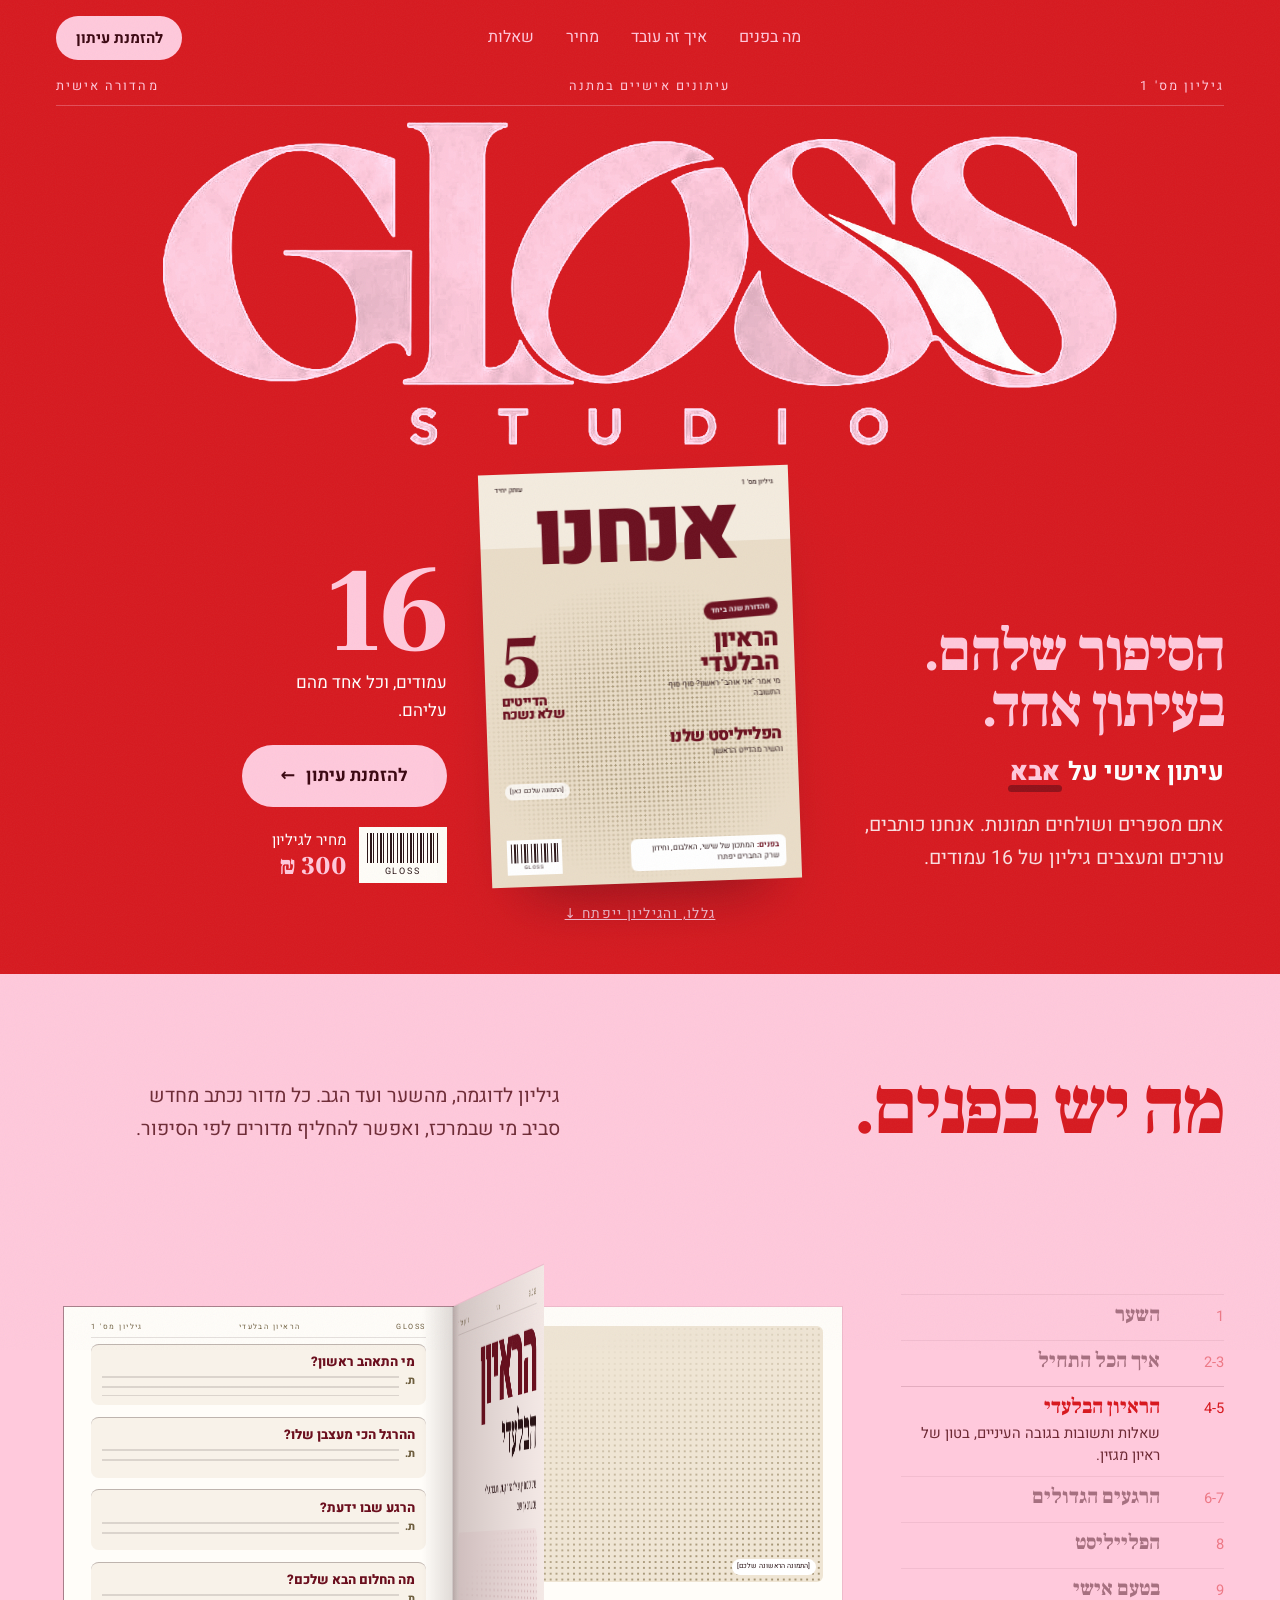
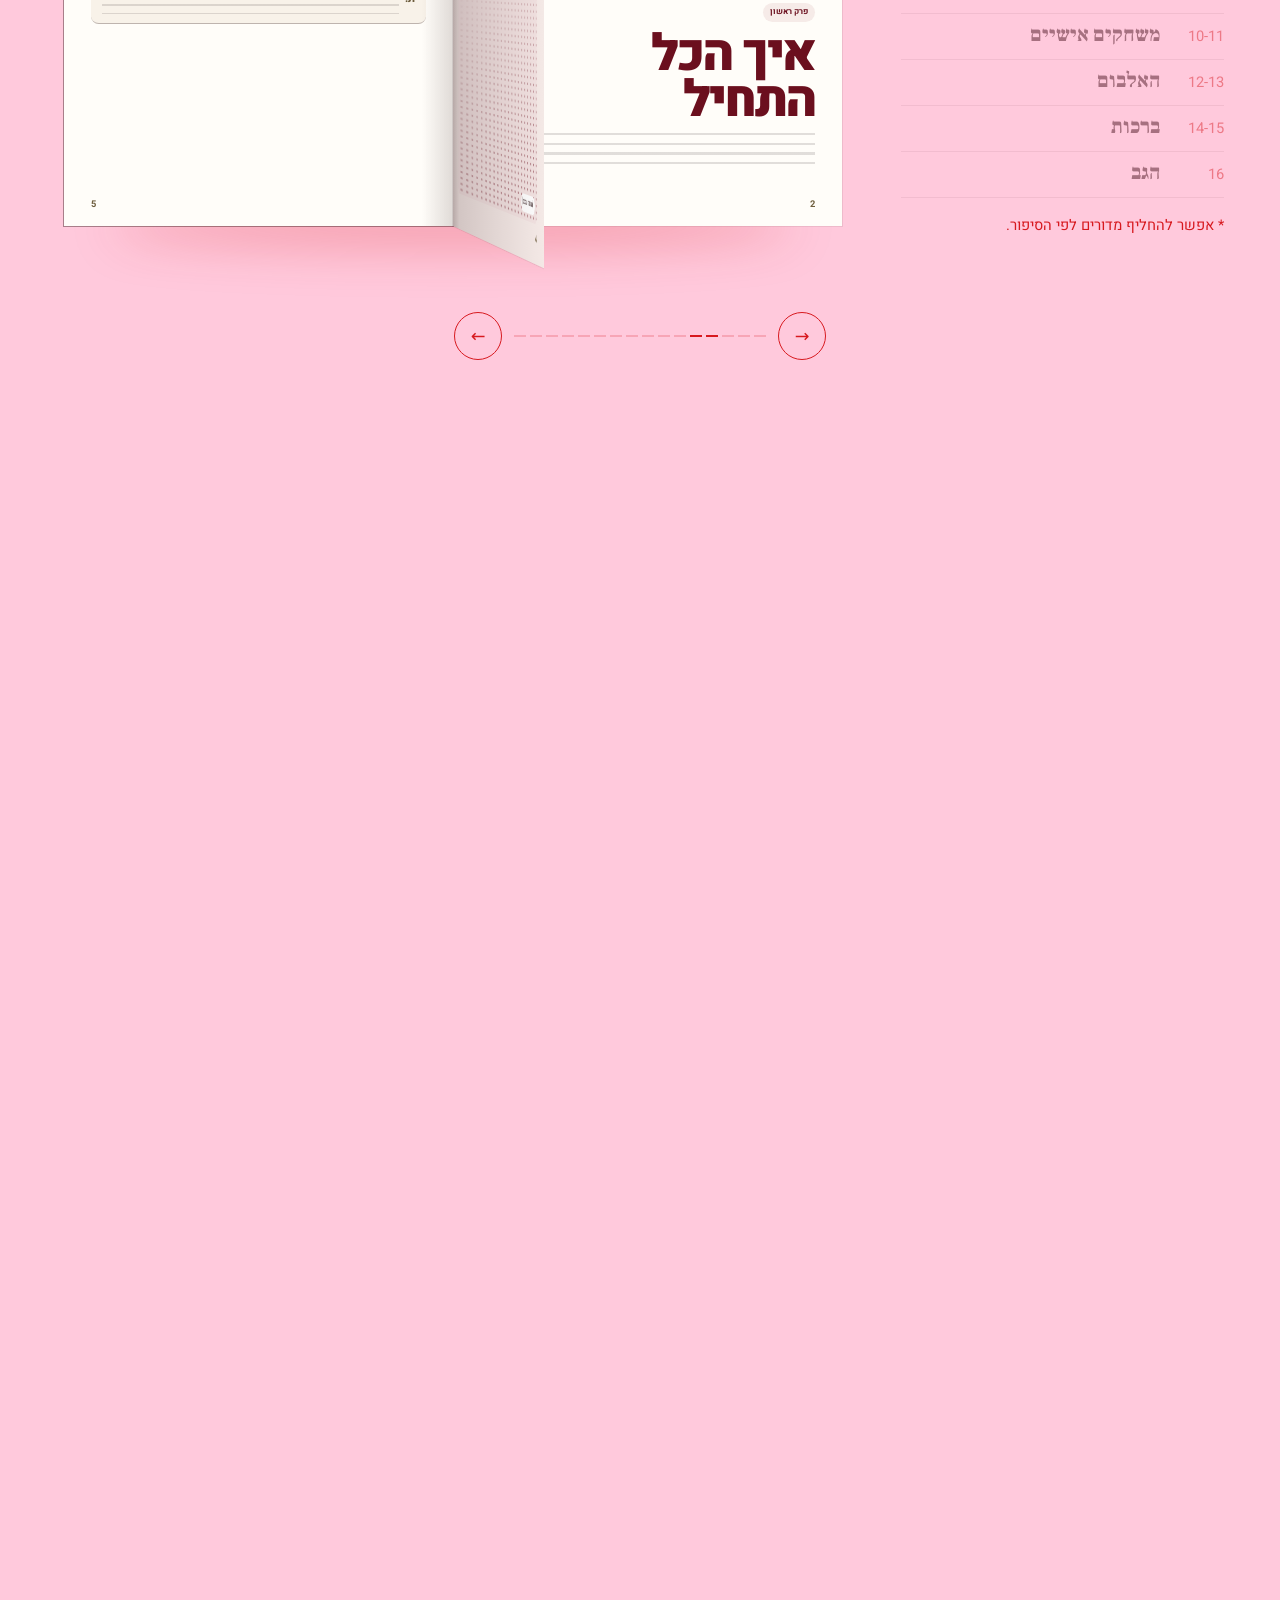
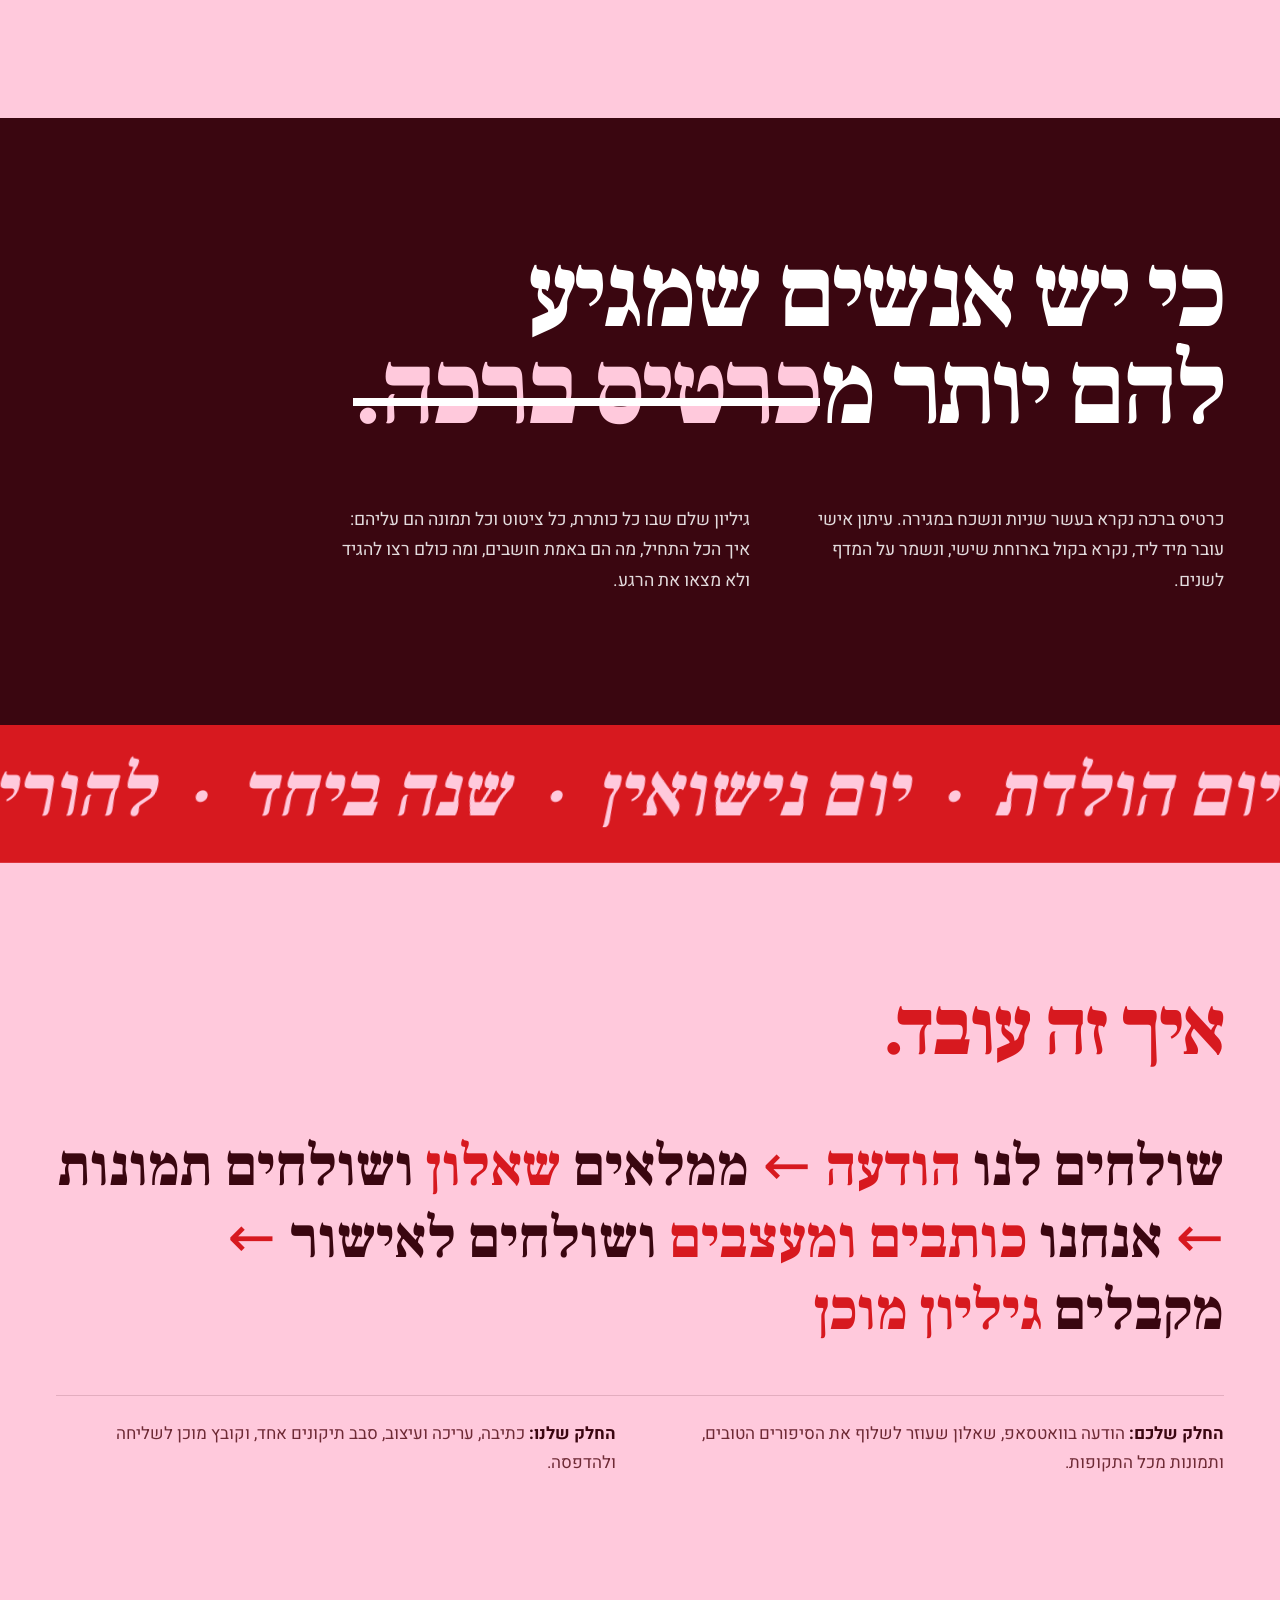
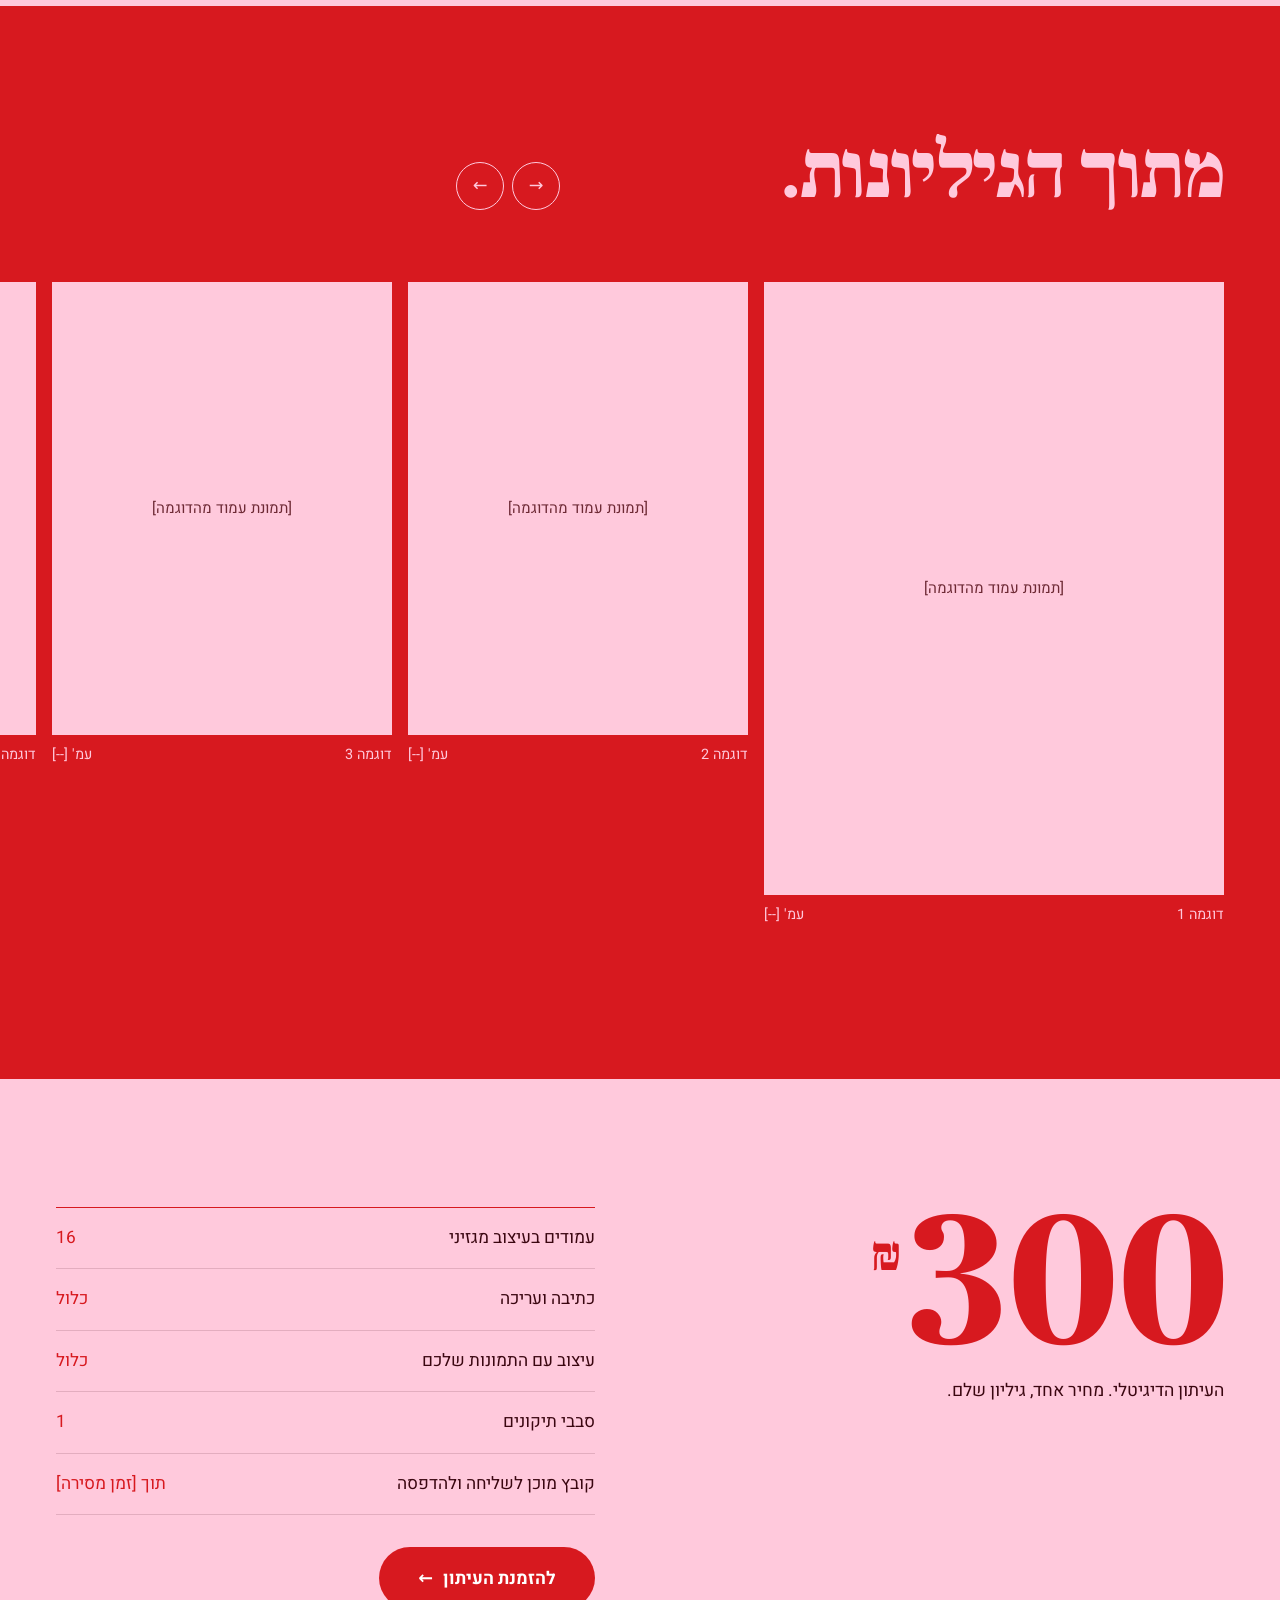
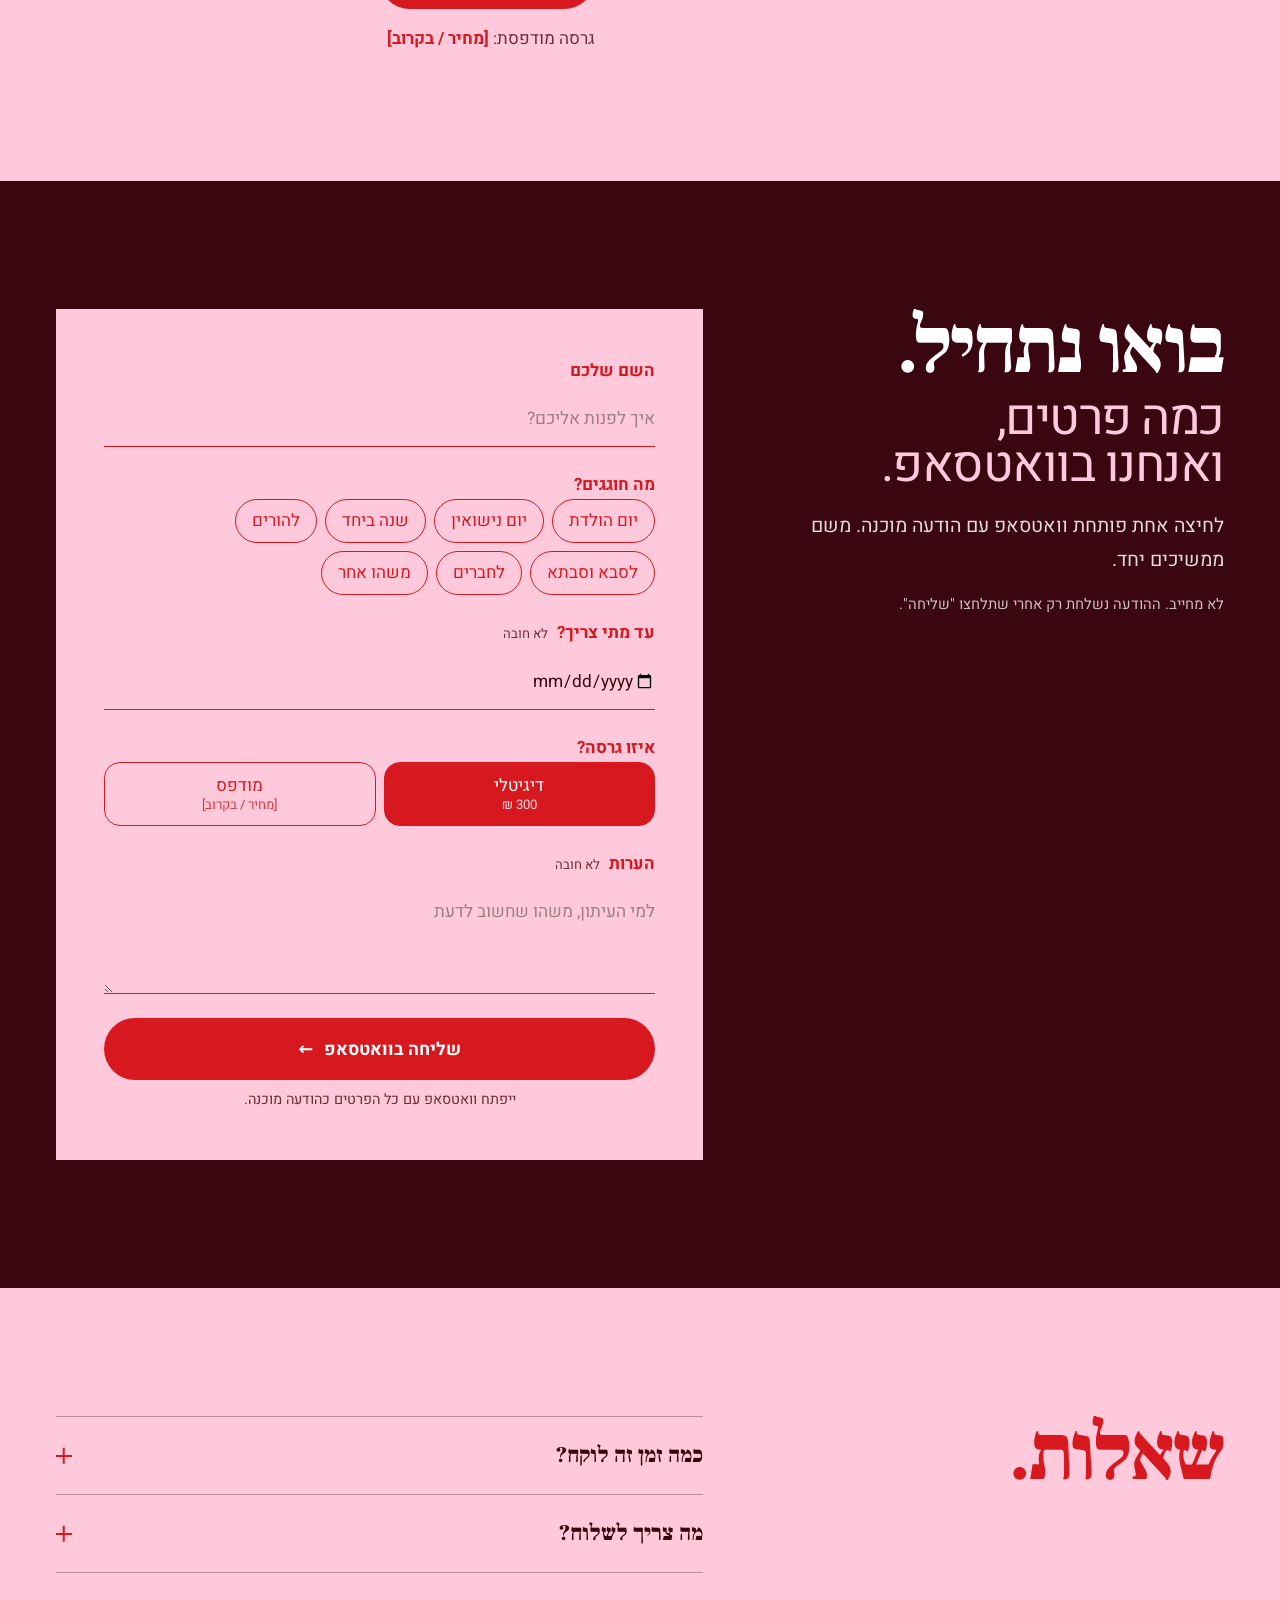
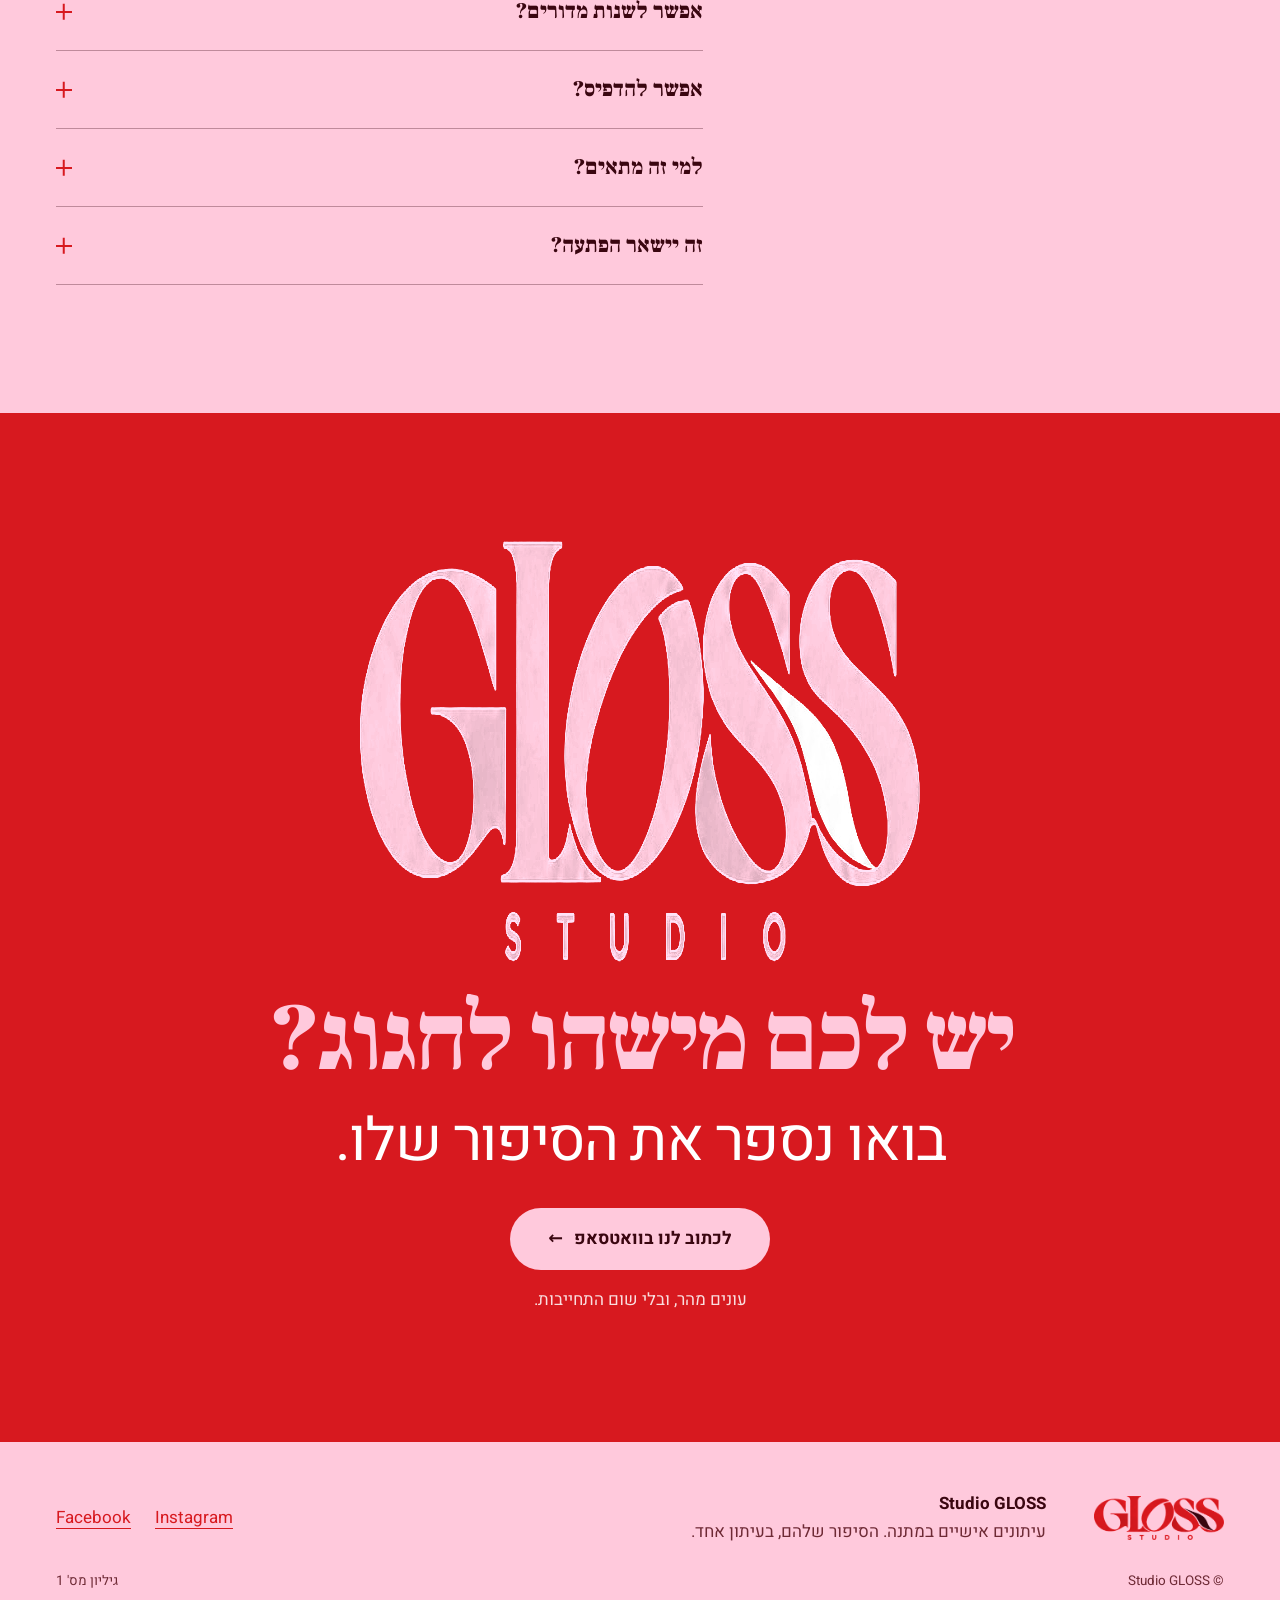
<file: index.html>
<!doctype html>
<html lang="he" dir="rtl">
<head>
<meta charset="utf-8">
<meta name="viewport" content="width=device-width, initial-scale=1, viewport-fit=cover">
<title>Studio GLOSS | עיתון אישי במתנה</title>
<meta name="description" content="עיתון אישי של 16 עמודים בסגנון מגזין, שכל מילה בו על בעל השמחה. מתנה ליום הולדת, יום נישואין, שנה ביחד, להורים, לסבא וסבתא ולחברים.">
<meta name="theme-color" content="#D7191F">
<meta property="og:type" content="website">
<meta property="og:locale" content="he_IL">
<meta property="og:title" content="Studio GLOSS | הסיפור שלהם. בעיתון אחד.">
<meta property="og:description" content="עיתון אישי של 16 עמודים בסגנון מגזין, שכל מילה בו על בעל השמחה.">
<meta property="og:image" content="gloss-logo-pink.png">
<link rel="icon" href="data:image/svg+xml,%3Csvg xmlns='http://www.w3.org/2000/svg' viewBox='0 0 64 64'%3E%3Crect width='64' height='64' rx='10' fill='%236B0F1E'/%3E%3Ctext x='32' y='47' font-family='Georgia,serif' font-size='44' font-weight='700' text-anchor='middle' fill='%23F8F2E7'%3EG%3C/text%3E%3C/svg%3E">
<link rel="preconnect" href="https://fonts.googleapis.com">
<link rel="preconnect" href="https://fonts.gstatic.com" crossorigin>
<link href="https://fonts.googleapis.com/css2?family=Frank+Ruhl+Libre:wght@700;900&family=Heebo:wght@200;300;400;500;700;800;900&display=swap" rel="stylesheet">

<style>
/* Layout: the page is a cover. 60 powder pink / 30 burgundy / 10 white. The real logo is the masthead; cover lines carry the content; the issue opens on scroll. */
:root{
  --blush:#F8DCDD;
  --blush-2:#FCEEEE;
  --white:#FFFFFF;
  --burgundy:#6B0F1E;
  --burgundy-2:#851A2C;
  --ink:#2A1416;
  --ink-soft:#6A4E52;
  --khaki:#8C7A55;
  --khaki-ink:#6E5E3E;
  --sand:#F4ECDF;
  --line:rgba(42,20,22,.12);
  --line-2:rgba(42,20,22,.28);
  --display:"Heebo", system-ui, sans-serif;
  --sans:"Heebo", system-ui, sans-serif;
  --serif:"Frank Ruhl Libre", Georgia, serif;
  --gutter:16px; --max:1320px;
  --ease:cubic-bezier(.16,1,.3,1);
  --spring:cubic-bezier(.34,1.5,.64,1);
  --header-h:64px;
}
@media (min-width:760px){ :root{ --gutter:32px; --header-h:76px; } }
@media (min-width:1200px){ :root{ --gutter:56px; } }
*,*::before,*::after{ box-sizing:border-box; }
html{ -webkit-text-size-adjust:100%; scroll-padding-top:calc(var(--header-h) + 10px); }
html,body{ overflow-x:clip; }
body{ margin:0; background:var(--surface); color:var(--ink); font-family:var(--sans); font-size:17px; line-height:1.65; -webkit-font-smoothing:antialiased; }
img{ max-width:100%; display:block; }
a{ color:inherit; }
button,input,textarea{ font:inherit; color:inherit; }
[hidden]{ display:none !important; }
::selection{ background:var(--brand); color:#fff; }
:focus-visible{ outline:2px solid var(--brand); outline-offset:3px; border-radius:8px; }
.wrap{ width:100%; max-width:var(--max); margin-inline:auto; padding-inline:var(--gutter); }
.sr-only{ position:absolute; width:1px; height:1px; overflow:hidden; clip:rect(0 0 0 0); white-space:nowrap; }

/* type */
.big{ margin:0; font-family:var(--serif); font-weight:900; letter-spacing:-.03em; line-height:.95; color:var(--brand); text-wrap:balance; }
.big .lt{ font-family:var(--sans); font-weight:400; color:var(--ink); letter-spacing:-.03em; font-size:.62em; display:block; margin-top:.2em; }
.big .wh{ color:var(--surface); }
.h2{ font-size:clamp(3rem, 12vw, 7rem); }
.lede{ margin:0; font-size:clamp(1.06rem,2.4vw,1.22rem); line-height:1.7; color:var(--ink-soft); max-width:40ch; text-wrap:pretty; }

/* buttons */
.btn{ display:inline-flex; align-items:center; justify-content:center; gap:.6em; min-height:56px; padding:0 1.9em; border-radius:999px; background:var(--btn-bg); color:var(--btn-fg); border:0; font-weight:700; font-size:1.04rem; text-decoration:none; cursor:pointer; transition:transform .4s var(--spring), translate .35s var(--ease), background-color .5s, color .5s; -webkit-tap-highlight-color:transparent; }
.btn:hover{ transform:scale(1.04); background:var(--btn-hover); }
.btn:active{ transform:scale(.98); }
.btn .arr{ transition:transform .4s var(--spring); }
.btn:hover .arr{ transform:translateX(-5px); }
.btn-white{ background:var(--surface); color:var(--brand); }
.btn-white:hover{ background:var(--surface); }
.btn-lg{ min-height:62px; font-size:1.1rem; padding:0 2.2em; }

/* sticker */
.sticker{ position:absolute; z-index:8; width:clamp(92px,24vw,132px); aspect-ratio:1; }
.sticker svg{ width:100%; height:100%; animation:spin 24s linear infinite; }
.sticker b{ position:absolute; inset:0; display:grid; place-items:center; text-align:center; font-weight:900; font-size:clamp(1.4rem,5vw,1.9rem); line-height:.9; letter-spacing:-.04em; color:var(--brand); }
.sticker b small{ display:block; font-size:.42em; font-weight:700; letter-spacing:0; margin-top:3px; }
@keyframes spin{ to{ transform:rotate(-360deg); } }


body{ background:var(--bg); }
.big{ font-size:clamp(2.6rem,9vw,5rem); }
/* header: logo hides while the masthead is on screen */
.header{ position:fixed; inset:0 0 auto; z-index:60; height:var(--header-h); background:transparent; transition:background-color .3s, box-shadow .3s; }
.header.scrolled{ background:var(--bg); box-shadow:0 1px 0 color-mix(in srgb, var(--brand) 16%, transparent); }
.header .wrap{ display:flex; align-items:center; justify-content:space-between; gap:12px; height:100%; }
.logo img{ height:32px; width:auto; }
@media (min-width:760px){ .logo img{ height:40px; } }
.header .logo{ opacity:0; pointer-events:none; transition:opacity .3s; }
.header.scrolled .logo{ opacity:1; pointer-events:auto; }
.nav{ display:none; }
.nav a{ text-decoration:none; font-size:1rem; padding:8px 0; color:var(--brand); border-bottom:1px solid transparent; transition:border-color .25s; }
.nav a:hover{ border-bottom-color:var(--brand); }
.header-actions{ display:flex; gap:8px; align-items:center; }
.header .btn{ min-height:44px; padding:0 1.3em; font-size:.94rem; }
.menu-btn{ background:transparent; border:1px solid var(--brand); min-height:44px; padding:0 1.1em; border-radius:999px; font-size:.94rem; color:var(--brand); cursor:pointer; }
@media (min-width:980px){ .nav{ display:flex; gap:32px; } .menu-btn{ display:none; } }
.mobile-nav{ position:fixed; inset:var(--header-h) 0 auto; z-index:59; padding:8px var(--gutter) 24px; background:var(--block); clip-path:inset(0 0 100% 0); visibility:hidden; transition:clip-path .5s var(--ease), visibility 0s .5s; }
.mobile-nav.open{ clip-path:inset(0); visibility:visible; transition:clip-path .5s var(--ease); }
.mobile-nav ol{ list-style:none; margin:0; padding:0; }
.mobile-nav li + li{ border-top:1px solid color-mix(in srgb, var(--on-block) 20%, transparent); }
.mobile-nav a{ display:flex; justify-content:space-between; align-items:center; padding:14px 0; text-decoration:none; font-family:var(--serif); font-weight:900; font-size:2rem; color:var(--on-block); }
.mobile-nav a span{ font-family:var(--sans); font-size:.86rem; font-weight:400; color:var(--pop); }
@media (min-width:980px){ .mobile-nav{ display:none; } }

/* ---------- HERO: the page is a cover ---------- */
.hero{ position:relative; padding-top:var(--header-h); padding-bottom:clamp(2.4rem,6vw,3rem); overflow:hidden; }
.dateline{ display:flex; justify-content:space-between; gap:16px; font-size:.8rem; letter-spacing:.16em; color:var(--brand); border-bottom:1px solid color-mix(in srgb, var(--brand) 30%, transparent); padding-bottom:8px; }
.dateline .mid{ display:none; }
@media (min-width:760px){ .dateline .mid{ display:block; } }
.masthead{ margin:clamp(8px,2vw,16px) auto 0; width:min(100%, calc(36svh * 2.945)); }
.masthead img{ width:100%; height:auto; }
.cover-grid{ position:relative; display:grid; gap:24px; margin-top:24px; }
@media (min-width:980px){
  .cover-grid{ grid-template-columns:1fr minmax(260px, 310px) 1fr; gap:clamp(24px,3vw,48px); align-items:end; margin-top:24px; }
}
.cl-main h1{ font-size:clamp(3rem, 13vw, 5rem); }
.cl-main h1 .lt{ font-size:.5em; }
.cl-main .lede{ margin-top:16px; color:var(--ink-soft); }
@media (min-width:980px){ .cl-main{ padding-bottom:8px; } .cl-main h1{ font-size:clamp(3.2rem,4.6vw,4.6rem); } }
.cl-side{ display:grid; gap:20px; align-content:end; }
.cl-num b{ display:block; font-family:var(--serif); font-weight:900; color:var(--brand); font-size:clamp(5rem,16vw,7.5rem); line-height:.8; letter-spacing:-.04em; }
.cl-num span{ display:block; margin-top:8px; font-size:1.06rem; color:var(--ink); max-width:18ch; }
.cl-side .btn{ justify-self:start; }
.price-flag{ display:flex; align-items:end; gap:12px; }
.barcode-s{ background:var(--surface); padding:6px 8px 4px; text-align:center; }
.barcode-s i{ display:block; width:72px; height:30px; background:repeating-linear-gradient(90deg, var(--ink) 0 1px, transparent 1px 3px, var(--ink) 3px 5px, transparent 5px 6px, var(--ink) 6px 7px, transparent 7px 10px); }
.barcode-s span{ display:block; font-size:9px; letter-spacing:.2em; margin-top:2px; }
.price-flag p{ margin:0; font-size:.94rem; color:var(--ink); line-height:1.3; }
.price-flag p b{ display:block; font-family:var(--serif); font-weight:900; font-size:1.6rem; color:var(--brand); }
.cover-hold{ position:relative; width:min(72vw, 310px); aspect-ratio:3/4; justify-self:center; z-index:2; }
.cover-hold .tilt{ position:absolute; inset:0; transform:perspective(1300px) translateY(calc(var(--sc,0) * -50px)) rotateY(var(--ry,0deg)) rotateX(calc(var(--rx,0deg) + var(--sc,0) * 18deg)) rotate(calc(-2deg + var(--sc,0) * -7deg)) scale(calc(1 + var(--sc,0) * .06)); transition:transform .9s var(--ease); box-shadow:0 40px 60px -34px rgba(74,8,20,.55); }
.cover-hold .gloss{ position:absolute; inset:0; overflow:hidden; pointer-events:none; z-index:7; transform:perspective(1300px) translateY(calc(var(--sc,0) * -50px)) rotateY(var(--ry,0deg)) rotateX(calc(var(--rx,0deg) + var(--sc,0) * 18deg)) rotate(calc(-2deg + var(--sc,0) * -7deg)) scale(calc(1 + var(--sc,0) * .06)); }
.cover-hold .gloss::before{ content:""; position:absolute; top:-30%; bottom:-30%; width:40%; left:-60%; background:linear-gradient(100deg, rgba(255,255,255,0), rgba(255,255,255,.45), rgba(255,255,255,0)); transform:skewX(-14deg); animation:sheen 6.5s var(--ease) 1.6s infinite; }
@keyframes sheen{ 0%{ left:-60%; } 32%,100%{ left:140%; } }
.scroll-cue{ display:block; margin-top:20px; text-align:center; font-size:.86rem; letter-spacing:.1em; color:var(--brand); }
@media (max-width:979px){ .cl-side{ grid-template-columns:1fr; } .cover-hold{ order:2; } .cl-main{ order:1; } .cl-side{ order:3; } }

/* ---------- flip-through ---------- */
.inside{ background:var(--surface); position:relative; }
.inside-intro{ padding-top:clamp(4rem,9vw,6rem); padding-bottom:8px; }
.inside-intro .big{ font-size:clamp(2.6rem,9vw,5rem); max-width:16ch; }
.flip{ position:relative; }
.flip-sticky{ position:sticky; top:var(--header-h); height:calc(100svh - var(--header-h)); overflow:hidden; }
.flip-inner{ display:grid; grid-template-rows:auto 1fr auto; gap:12px; height:100%; padding-block:12px 16px; position:relative; }
@media (min-width:980px){ .flip-inner{ grid-template-columns:minmax(260px,.65fr) 1.6fr; grid-template-rows:1fr; gap:clamp(2rem,4vw,4rem); align-items:center; padding-block:24px; } }
.book-wrap{ position:relative; display:grid; place-items:center; min-height:0; align-self:stretch; height:100%; }
.book{ position:relative; width:calc(var(--pw,300px) * var(--cols,2)); height:calc(var(--pw,300px) * 4 / 3); will-change:transform; }
.book::before{ content:""; position:absolute; inset:auto 6% -4% 6%; height:8%; background:color-mix(in srgb, var(--brand) 28%, transparent); filter:blur(24px); border-radius:50%; }
.leaf{ position:absolute; top:0; height:100%; width:var(--pw,300px); left:0; transform-origin:right center; transform-style:preserve-3d; will-change:transform; }
.face{ position:absolute; inset:0; backface-visibility:hidden; -webkit-backface-visibility:hidden; box-shadow:0 0 0 1px rgba(42,20,22,.08); }
.face.back{ transform:rotateY(180deg); }
.face .shade{ position:absolute; inset:0; pointer-events:none; z-index:20; opacity:0; background:linear-gradient(90deg, rgba(42,20,22,.02), rgba(42,20,22,.35)); }
.face.back .shade{ background:linear-gradient(270deg, rgba(42,20,22,.02), rgba(42,20,22,.35)); }
.face.front::after, .face.back::after{ content:""; position:absolute; top:0; bottom:0; width:8%; z-index:19; pointer-events:none; }
.face.front::after{ right:0; background:linear-gradient(270deg, rgba(42,20,22,.15), rgba(42,20,22,0)); }
.face.back::after{ left:0; background:linear-gradient(90deg, rgba(42,20,22,.15), rgba(42,20,22,0)); }
.face.blank{ background:#FFFDF9; }
.toc-panel{ display:none; }
@media (min-width:980px){ .toc-panel{ display:block; } }
.toc{ list-style:none; margin:0; padding:0; }
.toc li{ display:grid; grid-template-columns:3.4rem 1fr; gap:.6rem; align-items:baseline; padding-block:.55rem; border-top:1px solid var(--line); cursor:pointer; opacity:.45; transition:opacity .35s; }
.toc li:last-child{ border-bottom:1px solid var(--line); }
.toc li:hover{ opacity:.8; }
.toc li.on{ opacity:1; }
.toc .n{ font-size:.92rem; color:var(--brand); direction:ltr; text-align:right; }
.toc h3{ margin:0; font-family:var(--serif); font-weight:900; font-size:1.3rem; line-height:1.2; }
.toc li.on h3{ color:var(--brand); }
.toc p{ margin:.15rem 0 0; font-size:.92rem; line-height:1.5; color:var(--ink-soft); max-height:0; overflow:hidden; transition:max-height .5s var(--ease); }
.toc li.on p{ max-height:4.5em; }
.toc-note{ margin:1rem 0 0; font-size:.92rem; color:var(--brand); }
.cap-m{ text-align:center; min-height:5.4em; }
.cap-m .n{ font-size:.86rem; color:var(--brand); letter-spacing:.06em; }
.cap-m h3{ margin:.2rem 0 0; font-family:var(--serif); font-weight:900; font-size:clamp(1.8rem,7.5vw,2.3rem); line-height:1.05; color:var(--brand); }
.cap-m p{ margin:.25rem auto 0; font-size:.95rem; line-height:1.45; color:var(--ink-soft); max-width:32ch; }
.cap-m .swap{ transition:opacity .3s var(--ease), transform .3s var(--ease); }
.cap-m .swap.out{ opacity:0; transform:translateY(6px); }
.flip-foot{ display:flex; align-items:center; justify-content:center; gap:12px; }
.ticks{ display:flex; gap:4px; }
.ticks i{ width:12px; height:2px; background:color-mix(in srgb, var(--brand) 20%, transparent); transition:background-color .3s; }
.ticks i.on{ background:var(--brand); }
.nav-btn{ width:48px; height:48px; border-radius:50%; border:1px solid var(--brand); background:transparent; color:var(--brand); cursor:pointer; font-size:1.1rem; display:grid; place-items:center; transition:background-color .25s, color .25s; }
.nav-btn:hover{ background:var(--btn-bg); color:var(--btn-fg); }
@media (min-width:980px){ .cap-m{ display:none; } .flip-foot{ position:absolute; bottom:18px; left:50%; transform:translateX(-50%); } }

/* ---------- why: one statement, no cards ---------- */
.why{ background:var(--block); color:var(--on-block); }
.why .big{ color:var(--on-block); font-size:clamp(2.8rem,10vw,6.4rem); max-width:15ch; }
.why .big .x{ position:relative; color:var(--pop); white-space:nowrap; }
.why .big .x::after{ content:""; position:absolute; right:-.04em; left:-.04em; top:55%; height:.08em; background:var(--on-block); transform:scaleX(var(--s,1)); transform-origin:right; transition:transform 1s var(--ease) .4s; }
.js .why .big:not(.in) .x::after{ --s:0; }
.why-text{ display:grid; gap:24px; margin-top:clamp(2.4rem,6vw,4rem); max-width:900px; }
@media (min-width:860px){ .why-text{ grid-template-columns:1fr 1fr; gap:48px; } }
.why-text p{ margin:0; font-size:1.1rem; line-height:1.75; color:color-mix(in srgb, var(--on-block) 86%, transparent); }

/* ---------- occasions ---------- */
.ticker{ background:var(--bg); overflow:hidden; padding-block:clamp(16px,3vw,28px); border-bottom:1px solid color-mix(in srgb, var(--brand) 16%, transparent); }
.ticker-track{ display:flex; width:max-content; animation:tick 46s linear infinite; }
.ticker ul{ display:flex; list-style:none; margin:0; padding:0; flex:none; }
.ticker li{ display:flex; align-items:center; white-space:nowrap; font-family:var(--serif); font-weight:900; font-size:clamp(2.2rem,8vw,4.6rem); line-height:1.1; color:var(--brand); }
.ticker li::after{ content:"·"; margin-inline:.45em; color:var(--brand); }
@keyframes tick{ to{ transform:translateX(50%); } }

/* ---------- sections ---------- */
.section{ padding-block:clamp(4.5rem,10vw,8rem); position:relative; }
.sec-head{ display:grid; gap:16px; margin-bottom:clamp(2.4rem,6vw,4rem); }
@media (min-width:900px){ .sec-head.split{ grid-template-columns:1.1fr .9fr; align-items:end; gap:48px; } }
.sec-head .big{ font-size:clamp(2.6rem,9vw,5rem); }

/* how: a single sentence that reads like a route */
.how{ background:var(--surface); }
.route{ margin:0; padding:0; list-style:none; font-family:var(--serif); font-weight:900; font-size:clamp(1.9rem,6.4vw,3.6rem); line-height:1.25; color:var(--ink); }
.route li{ display:inline; }
.route li::after{ content:" ← "; color:var(--brand); font-family:var(--sans); font-weight:400; }
.route li:last-child::after{ content:""; }
.route li em{ font-style:normal; color:var(--brand); }
.route-notes{ display:grid; gap:24px; margin-top:clamp(2rem,5vw,3rem); padding-top:24px; border-top:1px solid var(--line); }
@media (min-width:860px){ .route-notes{ grid-template-columns:1fr 1fr; gap:48px; } }
.route-notes p{ margin:0; color:var(--ink-soft); line-height:1.7; }
.route-notes b{ color:var(--ink); }

/* samples */
.samples{ background:var(--bg); }
.strip{ list-style:none; margin:0; padding:8px var(--gutter) 24px; display:flex; gap:16px; overflow-x:auto; scroll-snap-type:x mandatory; scroll-padding-inline:var(--gutter); scrollbar-width:none; }
.strip::-webkit-scrollbar{ display:none; }
.strip li{ flex:0 0 clamp(230px,66vw,340px); scroll-snap-align:start; }
.strip li:first-child{ flex-basis:clamp(260px,80vw,460px); }
.frame{ position:relative; aspect-ratio:3/4; background:var(--surface); overflow:hidden; }
.frame img{ width:100%; height:100%; object-fit:cover; }
.frame .lbl{ position:absolute; inset:0; display:grid; place-items:center; text-align:center; padding:24px; color:var(--ink-soft); font-size:.94rem; }
.strip figcaption{ display:flex; justify-content:space-between; margin-top:8px; font-size:.9rem; color:var(--brand); }
.strip-ctrl{ display:flex; gap:8px; }

/* price: cover price, no card chrome */
.price{ background:var(--surface); }
.price-grid{ display:grid; gap:48px; align-items:start; }
@media (min-width:900px){ .price-grid{ grid-template-columns:1fr 1fr; gap:clamp(48px,7vw,96px); } }
.amount{ display:flex; align-items:flex-start; gap:4px; color:var(--brand); }
.amount b{ font-family:var(--serif); font-weight:900; font-size:clamp(7rem,30vw,12rem); line-height:.8; letter-spacing:-.04em; }
.amount span{ font-family:var(--serif); font-weight:900; font-size:clamp(2rem,7vw,3rem); margin-top:.2em; }
.price .sub{ margin:16px 0 0; font-size:1.1rem; color:var(--ink); }
.includes{ list-style:none; margin:0 0 32px; padding:0; border-top:1px solid var(--brand); }
.includes li{ padding:16px 0; border-bottom:1px solid var(--line); font-size:1.08rem; display:flex; justify-content:space-between; gap:16px; }
.includes li span{ color:var(--brand); }
.price .btn{ width:100%; }
@media (min-width:560px){ .price .btn{ width:auto; } }
.printed{ margin:16px 0 0; color:var(--ink-soft); }
.printed b{ color:var(--brand); font-weight:700; }

/* order */
.order{ background:var(--block); color:var(--on-block); }
.order .big{ color:var(--on-block); }
.order .big .lt{ color:var(--pop); }
.order-grid{ display:grid; gap:48px; }
@media (min-width:980px){ .order-grid{ grid-template-columns:.8fr 1.2fr; gap:clamp(48px,7vw,96px); align-items:start; } .order-intro{ position:sticky; top:calc(var(--header-h) + 40px); } }
.order-intro .lede{ margin-top:16px; color:color-mix(in srgb, var(--on-block) 85%, transparent); }
.order-intro .small{ margin-top:16px; font-size:.92rem; color:color-mix(in srgb, var(--on-block) 75%, transparent); }
.sheet{ background:var(--bg); color:var(--ink); padding:clamp(24px,5vw,48px); }
.form{ display:grid; gap:24px; }
.field{ display:grid; gap:8px; border:0; padding:0; margin:0; min-width:0; }
.field > label, .field > legend{ font-size:1.06rem; font-weight:700; padding:0; color:var(--brand); }
.opt{ font-size:.82rem; color:var(--ink-soft); font-weight:400; margin-inline-start:.4em; }
.input{ width:100%; min-height:52px; padding:12px 0; background:transparent; border:0; border-bottom:1.5px solid var(--brand); border-radius:0; font-size:1.08rem; -webkit-appearance:none; appearance:none; }
.input::placeholder{ color:#9c7f83; }
.input:focus{ outline:0; border-bottom-width:3px; }
textarea.input{ min-height:96px; resize:vertical; line-height:1.6; }
input[type="date"].input{ text-align:right; display:block; min-width:0; }
.chips{ display:flex; flex-wrap:wrap; gap:8px; }
.chip{ position:relative; }
.chip input{ position:absolute; inset:0; opacity:0; margin:0; cursor:pointer; }
.chip span{ display:inline-flex; align-items:center; min-height:44px; padding:0 16px; border-radius:999px; border:1px solid var(--brand); color:var(--brand); cursor:pointer; transition:background-color .2s, color .2s; }
.chip input:checked + span{ background:var(--btn-bg); color:var(--btn-fg); border-color:var(--btn-bg); }
.chip input:focus-visible + span{ outline:2px solid var(--brand); outline-offset:3px; }
.seg{ display:grid; grid-template-columns:1fr 1fr; gap:8px; }
.seg .chip span{ width:100%; min-height:64px; border-radius:16px; flex-direction:column; justify-content:center; text-align:center; line-height:1.3; }
.seg small{ font-size:.82rem; opacity:.85; }
.err{ display:none; color:var(--brand); font-size:.92rem; font-weight:700; }
.field.invalid .err{ display:block; }
.form-actions{ display:grid; gap:8px; }
.form-actions .btn{ width:100%; }
.form-actions p{ margin:0; font-size:.9rem; color:var(--ink-soft); text-align:center; }
.wa-fallback{ color:var(--brand); font-weight:700; text-align:center; text-underline-offset:4px; }

/* faq */
.faq{ background:var(--surface); }
.faq-grid{ display:grid; gap:32px; }
@media (min-width:980px){ .faq-grid{ grid-template-columns:.8fr 1.2fr; gap:clamp(48px,7vw,96px); } }
.qa{ border-top:1px solid var(--line-2); }
.qa:last-child{ border-bottom:1px solid var(--line-2); }
.qa summary{ list-style:none; cursor:pointer; display:flex; justify-content:space-between; align-items:center; gap:16px; padding:20px 0; font-family:var(--serif); font-weight:900; font-size:clamp(1.2rem,3.6vw,1.4rem); -webkit-tap-highlight-color:transparent; }
.qa summary::-webkit-details-marker{ display:none; }
.qa summary:hover{ color:var(--brand); }
.qa .pm{ position:relative; width:16px; height:16px; flex:none; }
.qa .pm::before, .qa .pm::after{ content:""; position:absolute; top:50%; left:0; width:100%; height:1.5px; background:var(--brand); transition:transform .4s var(--ease); }
.qa .pm::after{ transform:rotate(90deg); }
.qa[open] .pm::after{ transform:rotate(0); }
.qa .ans p{ margin:0; padding:0 0 24px; color:var(--ink-soft); line-height:1.7; max-width:58ch; }

/* finale */
.finale{ background:var(--bg); text-align:center; overflow:hidden; }
.finale .masthead-sm{ width:min(80vw,560px); margin:0 auto 32px; }
.finale .big{ font-size:clamp(2.8rem,11vw,6rem); }
.finale .btn{ margin-top:32px; }
.finale .fine{ margin:16px 0 0; color:var(--ink-soft); }

/* footer */
.footer{ background:var(--surface); padding-block:48px calc(88px + env(safe-area-inset-bottom)); }
@media (min-width:980px){ .footer{ padding-bottom:48px; } }
.footer-grid{ display:grid; gap:24px; align-items:center; }
@media (min-width:760px){ .footer-grid{ grid-template-columns:auto 1fr auto; gap:48px; } }
.footer .logo img{ height:44px; }
.footer .about{ margin:0; color:var(--ink-soft); }
.footer .about b{ color:var(--ink); }
.social{ display:flex; gap:24px; list-style:none; margin:0; padding:0; }
.social a{ color:var(--brand); text-underline-offset:5px; }
.footer-base{ margin-top:24px; display:flex; justify-content:space-between; flex-wrap:wrap; gap:8px; font-size:.84rem; color:var(--ink-soft); }

/* dock */
.dock{ position:fixed; inset:auto 12px calc(12px + env(safe-area-inset-bottom)); z-index:50; transform:translateY(140%); transition:transform .5s var(--spring); }
.dock.show{ transform:none; }
.dock .btn{ width:100%; }
@media (min-width:980px){ .dock{ display:none; } }

/* motion: one authored moment (the cover lands, then opens on scroll) */
.js .rv{ opacity:0; transform:translateY(20px); transition:opacity .9s var(--ease), transform 1s var(--ease); }
.js .rv.in{ opacity:1; transform:none; }
.js .rv[data-d="1"]{ transition-delay:.08s; } .js .rv[data-d="2"]{ transition-delay:.16s; } .js .rv[data-d="3"]{ transition-delay:.24s; }
.js .masthead{ clip-path:inset(0 0 100% 0); transition:clip-path 1.2s var(--ease); }
.js .hero.in .masthead{ clip-path:inset(0 0 -2% 0); }
.js .cover-hold{ opacity:0; transform:translateY(80px) scale(.94); transition:opacity 1s var(--ease) .4s, transform 1.4s var(--spring) .4s; }
.js .hero.in .cover-hold{ opacity:1; transform:none; }
@media (prefers-reduced-motion:reduce){
  .js .rv, .js .masthead, .js .cover-hold{ opacity:1 !important; transform:none !important; clip-path:none !important; transition:none !important; }
  .p8 .vinyl, .ticker-track, .cover-hold .gloss::before{ animation:none !important; }
  .ticker ul[aria-hidden]{ display:none; }
  .ticker ul{ flex-wrap:wrap; justify-content:center; padding-inline:var(--gutter); }
  .ticker-track{ width:auto; }
}


/* ---------- colour: cherry red / bubblegum pink / oxblood ---------- */
:root{ --bg:#D7191F; --bg-2:#E5343A; --surface:#FFC9DC; --block:#3A0610; --on-block:#FFFFFF;
  --brand:#FFC9DC; --ink:#FFFFFF; --ink-soft:rgba(255,255,255,.86); --btn-bg:#FFC9DC; --btn-fg:#3A0610; --btn-hover:#FFFFFF; --pop:#3A0610;
  --line:rgba(255,255,255,.22); --line-2:rgba(255,255,255,.5); }
.inside, .how, .price, .faq, .footer, .sheet{ --brand:#D7191F; --ink:#3A0610; --ink-soft:#6E2A35; --btn-bg:#D7191F; --btn-fg:#FFFFFF; --btn-hover:#B01016; --pop:#D7191F; --line:rgba(58,6,16,.14); --line-2:rgba(58,6,16,.32); --bg-2:#FFDCE8; }
.why, .order, .mobile-nav{ --brand:#FFC9DC; --pop:#FFC9DC; --ink:#FFFFFF; --ink-soft:rgba(255,255,255,.85); }
.inside, .how, .price, .faq, .footer, .sheet{ color:var(--ink); }
.pg, .barcode-s, .frame{ --ink:#2A1416; --ink-soft:#5E4A4C; --line:rgba(42,20,22,.12); --line-2:rgba(42,20,22,.28); color:var(--ink); }
.barcode-s{ background:#FFFDF8; }
.sheet{ background:var(--surface) !important; }
.frame{ --ink-soft:#6E2A35; }
.masthead{ position:relative; }
.masthead::after{ content:""; position:absolute; inset:0; pointer-events:none;
  -webkit-mask:url("gloss-logo-pink.png") center/100% 100% no-repeat; mask:url("gloss-logo-pink.png") center/100% 100% no-repeat;
  background:linear-gradient(105deg, transparent 38%, rgba(255,255,255,.95) 50%, transparent 62%) no-repeat; background-size:300% 100%; background-position:150% 0; animation:shine 5.5s var(--ease) 1.8s infinite; }
@keyframes shine{ 0%{ background-position:150% 0; } 35%,100%{ background-position:-50% 0; } }
@media (prefers-reduced-motion:reduce){ .masthead::after{ animation:none; display:none; } }

/* motion layer */
body::after{ content:""; position:fixed; inset:-50%; z-index:65; pointer-events:none; opacity:.05; background-image:url("data:image/svg+xml,%3Csvg xmlns='http://www.w3.org/2000/svg' width='160' height='160'%3E%3Cfilter id='n'%3E%3CfeTurbulence type='fractalNoise' baseFrequency='.9' numOctaves='2' stitchTiles='stitch'/%3E%3C/filter%3E%3Crect width='100%25' height='100%25' filter='url(%23n)'/%3E%3C/svg%3E"); animation:grain 1.2s steps(6) infinite; }
@keyframes grain{ 0%{ transform:translate(0,0); } 20%{ transform:translate(-3%,2%); } 40%{ transform:translate(2%,-3%); } 60%{ transform:translate(-2%,-1%); } 80%{ transform:translate(3%,3%); } 100%{ transform:translate(0,0); } }
.split .w{ display:inline-block; overflow:hidden; vertical-align:top; padding-bottom:.08em; margin-bottom:-.08em; }
.split .wi{ display:inline-block; }
.js .split .wi{ transform:translateY(105%) rotate(4deg); transition:transform 1s var(--ease); transition-delay:calc(var(--i) * 45ms); }
.js .split.in .wi{ transform:none; }
.js .split.rv{ opacity:1; transform:none; }
.rotline{ margin:14px 0 0; font-size:clamp(1.2rem,4.4vw,1.6rem); font-weight:700; color:var(--ink); }
.rot{ position:relative; display:inline-grid; vertical-align:bottom; overflow:hidden; color:var(--brand); padding-inline:2px; }
.rot b{ grid-area:1/1; font-weight:900; white-space:nowrap; transition:transform .6s var(--spring), opacity .4s; }
.rot b.out{ transform:translateY(-110%); opacity:0; }
.rot b.pre{ transform:translateY(110%); opacity:0; transition:none; }
.rot::after{ content:""; position:absolute; right:0; left:0; bottom:.05em; height:.28em; background:var(--pop); opacity:.45; z-index:-1; border-radius:4px; }
.ticker ul{ transform:skewX(var(--skew,0deg)); transition:transform .25s ease-out; }
.cursor{ position:fixed; left:0; top:0; z-index:80; width:34px; height:34px; margin:-17px 0 0 -17px; border-radius:50%; border:1.5px solid var(--brand); pointer-events:none; transition:width .35s var(--spring), height .35s var(--spring), margin .35s var(--spring), background-color .3s, opacity .3s; opacity:0; }
.cursor.on{ opacity:1; }
.cursor.big{ width:70px; height:70px; margin:-35px 0 0 -35px; background:color-mix(in srgb, var(--brand) 12%, transparent); }
@media (hover:none), (prefers-reduced-motion:reduce){ .cursor{ display:none; } }
@media (prefers-reduced-motion:reduce){ body::after{ animation:none; } .js .split .wi{ transform:none; transition:none; } .ticker ul{ transform:none; } }
/* ---------- magazine pages (shared) ---------- */
/* ---------- magazine pages (shared) ---------- */
.pg{ position:absolute; inset:0; overflow:hidden; container-type:inline-size; background:#FFFDF9; color:var(--ink); font-family:var(--sans); direction:rtl; }
.pg *{ margin:0; }
.pg .rh{ position:absolute; top:3.6cqw; inset-inline:7cqw; display:flex; justify-content:space-between; font-size:1.9cqw; letter-spacing:.2em; color:var(--khaki-ink); border-bottom:1px solid var(--line); padding-bottom:1.1cqw; }
.pg .fo{ position:absolute; bottom:3.4cqw; font-size:2.4cqw; font-weight:700; color:var(--khaki-ink); }
.pg.odd .fo{ left:7cqw; } .pg.even .fo{ right:7cqw; }
.pg .in{ position:absolute; inset:9.5cqw 7cqw 9cqw; display:flex; flex-direction:column; gap:3cqw; }
.pg .k{ align-self:flex-start; font-size:2.1cqw; font-weight:700; color:var(--burgundy); background:#F6EBE8; padding:.7cqw 1.8cqw; border-radius:99cqw; }
.pg .t{ font-family:var(--display); font-weight:900; color:var(--burgundy); line-height:.92; letter-spacing:-.05em; }
.pg .p{ font-size:2.55cqw; line-height:1.6; color:var(--ink-soft); }
.pg .lines{ background:repeating-linear-gradient(180deg, rgba(42,30,32,.14) 0 .55cqw, transparent .55cqw 2.5cqw); min-height:5cqw; }
.pg .ht{ position:relative; background:#EFE5D4; overflow:hidden; border-radius:1.6cqw; }
.pg .ht::before{ content:""; position:absolute; inset:0; background-image:radial-gradient(circle, rgba(140,122,85,.75) 0 30%, transparent 34%); background-size:1.5cqw 1.5cqw; -webkit-mask-image:linear-gradient(160deg, transparent 15%, #000 85%); mask-image:linear-gradient(160deg, transparent 15%, #000 85%); }
.pg .ht.bd{ background:#F3E3E2; } .pg .ht.bd::before{ background-image:radial-gradient(circle, rgba(107,15,30,.45) 0 30%, transparent 34%); }
.pg .ht .cap{ position:absolute; bottom:1.8cqw; right:1.8cqw; z-index:1; background:#fff; color:var(--ink); font-size:1.8cqw; padding:.5cqw 1.4cqw; border-radius:99cqw; }
/* cover */
.p-cover{ background:#F4ECDF; }
.p-cover .ht{ position:absolute; inset:24cqw 0 0; border-radius:0; background:#EADDC8; }
.p-cover .ht::before{ background-image:radial-gradient(circle, rgba(140,122,85,.7) 0 32%, transparent 36%); -webkit-mask-image:radial-gradient(70% 60% at 50% 55%, #000 30%, transparent 75%); mask-image:radial-gradient(70% 60% at 50% 55%, #000 30%, transparent 75%); }
.p-cover .c-top{ position:absolute; top:3.6cqw; inset-inline:5cqw; display:flex; justify-content:space-between; font-size:2.2cqw; font-weight:500; color:var(--ink); }
.p-cover .c-mast{ position:absolute; top:5cqw; inset-inline:0; text-align:center; font-family:var(--display); font-weight:900; font-size:29cqw; line-height:1.05; letter-spacing:-.06em; color:var(--burgundy); }
.p-cover .c-tag{ position:absolute; top:43cqw; right:5cqw; background:var(--burgundy); color:#fff; font-size:2.4cqw; font-weight:700; padding:1cqw 2.4cqw; border-radius:99cqw; transform:rotate(-3deg); }
.p-cover .c-l{ position:absolute; }
.p-cover .c-l b{ display:block; font-family:var(--display); font-weight:900; line-height:.95; color:var(--burgundy); letter-spacing:-.04em; }
.p-cover .c-l span{ display:block; font-size:2.6cqw; line-height:1.35; margin-top:1cqw; color:var(--ink); }
.p-cover .c-1{ top:52cqw; right:5cqw; width:44cqw; } .p-cover .c-1 b{ font-size:8cqw; }
.p-cover .c-2{ top:52cqw; left:5cqw; width:28cqw; text-align:left; }
.p-cover .c-2 em{ font-style:normal; display:block; font-family:var(--serif); font-weight:900; font-size:24cqw; line-height:.78; color:var(--burgundy); }
.p-cover .c-2 b{ font-size:4.4cqw; margin-top:1cqw; }
.p-cover .c-3{ top:84cqw; right:5cqw; width:48cqw; } .p-cover .c-3 b{ font-size:5.4cqw; }
.p-cover .c-photo{ position:absolute; top:100cqw; left:5cqw; font-size:2.1cqw; color:var(--ink); background:rgba(255,255,255,.75); padding:.8cqw 1.8cqw; border-radius:99cqw; }
.p-cover .c-foot{ position:absolute; bottom:4cqw; inset-inline:5cqw; display:flex; justify-content:space-between; align-items:flex-end; gap:4cqw; }
.p-cover .c-foot p{ font-size:2.5cqw; line-height:1.4; max-width:50cqw; background:#fff; padding:1.6cqw 2.2cqw; border-radius:2cqw; }
.p-cover .c-foot p b{ color:var(--burgundy); }
.barcode{ background:#fff; color:var(--ink); padding:1.2cqw 1.5cqw .9cqw; text-align:center; flex:none; }
.barcode i{ display:block; width:15cqw; height:6cqw; background:repeating-linear-gradient(90deg, var(--ink) 0 1px, transparent 1px 3px, var(--ink) 3px 5px, transparent 5px 6px, var(--ink) 6px 7px, transparent 7px 10px); }
.barcode span{ display:block; font-size:1.6cqw; letter-spacing:.2em; margin-top:.4cqw; }
/* p2 */
.p2 .ht{ position:absolute; inset:5cqw 5cqw 47% 5cqw; }
.p2 .in{ top:57%; gap:2.4cqw; }
.p2 .t{ font-size:13cqw; }
/* p3 */
.p3 .drop::first-letter{ float:right; font-family:var(--display); font-weight:900; color:var(--burgundy); font-size:9.6cqw; line-height:.8; margin:.6cqw 0 0 1.4cqw; }
.p3 .quote{ font-family:var(--serif); font-weight:700; font-size:6.6cqw; line-height:1.12; color:var(--burgundy); }
.p3 .row{ display:grid; grid-template-columns:1fr 1fr; gap:4cqw; flex:1; }
/* p4 */
.p4{ background:#F6EBE8; }
.p4 .t1{ font-family:var(--display); font-weight:900; font-size:24cqw; line-height:.85; letter-spacing:-.06em; color:var(--burgundy); }
.p4 .t2{ font-family:var(--serif); font-weight:700; font-size:13cqw; line-height:1; color:var(--ink); }
.p4 .p{ font-size:2.9cqw; max-width:62cqw; color:var(--ink); }
.p4 .ht{ flex:1; }
/* p5 */
.p5 .qa{ display:grid; gap:1.4cqw; padding:2.4cqw 2.8cqw; background:#F8F2E9; border-radius:2cqw; }
.p5 .q{ font-weight:800; font-size:3.4cqw; line-height:1.25; color:var(--burgundy); }
.p5 .a{ display:flex; gap:1.6cqw; align-items:flex-start; }
.p5 .a::before{ content:"ת."; font-weight:800; color:var(--khaki-ink); font-size:2.8cqw; line-height:1; }
.p5 .a .lines{ flex:1; min-height:5cqw; }
/* p6 */
.p6 .big5{ position:absolute; left:-4cqw; top:4cqw; font-family:var(--display); font-weight:900; font-size:92cqw; line-height:.8; color:#F6EBE8; letter-spacing:-.06em; }
.p6 .in{ z-index:1; }
.p6 .t{ font-size:12cqw; max-width:62cqw; }
.p6 .item{ display:grid; grid-template-columns:11cqw 1fr; gap:2.4cqw; align-items:start; padding:2.4cqw; background:#fff; border-radius:2cqw; box-shadow:0 .4cqw 2cqw rgba(42,30,32,.08); }
.p6 .item:first-of-type{ margin-top:auto; }
.p6 .n{ font-family:var(--display); font-weight:900; font-size:9cqw; line-height:.8; color:var(--burgundy); }
.p6 .item h4{ font-size:3.4cqw; font-weight:800; margin-bottom:1cqw; }
/* p7 */
.p7 .one{ position:relative; flex:1; display:flex; flex-direction:column; }
.p7 .one .ht{ flex:1; }
.p7 .badge{ position:absolute; top:-2cqw; right:-2cqw; z-index:2; width:16cqw; aspect-ratio:1; border-radius:50%; background:var(--burgundy); color:#fff; font-family:var(--display); font-weight:900; font-size:10cqw; display:grid; place-items:center; }
.p7 h4{ font-family:var(--display); font-size:5.4cqw; font-weight:900; color:var(--burgundy); letter-spacing:-.03em; }
.p7 .two{ display:grid; grid-template-columns:30cqw 1fr; gap:3cqw; align-items:end; }
.p7 .two .ht{ aspect-ratio:1; }
.p7 .two .n{ font-family:var(--display); font-weight:900; font-size:9cqw; color:var(--burgundy); line-height:.8; }
/* p8 */
.p8{ background:#1F1718; color:#fff; }
.p8 .rh{ color:#CDBB92; border-color:rgba(255,255,255,.15); }
.p8 .fo{ color:#CDBB92; }
.p8 .vinyl{ position:absolute; width:86cqw; aspect-ratio:1; border-radius:50%; left:-34cqw; top:8cqw; background:radial-gradient(circle, #fff 0 1.2%, var(--burgundy) 1.6% 17%, #120c0d 17.5% 18.5%, transparent 19%), repeating-radial-gradient(circle, #171012 0 .55cqw, #261c1e .55cqw 1.1cqw); animation:spin 9s linear infinite; }
.p8 .in{ z-index:1; }
.p8 .t{ font-size:13cqw; color:#fff; }
.p8 .k{ background:rgba(255,255,255,.12); color:#fff; }
.p8 ol{ list-style:none; padding:0; margin-top:auto; display:grid; width:58cqw; }
.p8 li{ display:grid; grid-template-columns:6cqw 1fr; gap:2cqw; padding-block:1.8cqw; border-top:1px solid rgba(255,255,255,.15); align-items:baseline; }
.p8 li i{ font-style:normal; font-size:2.6cqw; font-weight:700; color:#CDBB92; }
.p8 li b{ display:block; font-size:3.2cqw; font-weight:800; }
.p8 li span{ display:block; font-size:2.2cqw; color:#CDBB92; }
/* p9 */
.p9 .plate{ width:50cqw; aspect-ratio:1; border-radius:50%; align-self:flex-start; box-shadow:0 0 0 2cqw #F4ECDF; }
.p9 .t{ font-size:10.5cqw; }
.p9 ul{ list-style:none; padding:0; display:grid; gap:1.4cqw; font-size:2.6cqw; }
.p9 li{ display:flex; gap:1.4cqw; align-items:baseline; }
.p9 li::after{ content:""; order:1; flex:1; border-bottom:.3cqw dotted var(--khaki); }
.p9 li span{ order:2; color:var(--khaki-ink); }
.p9 .stamp{ position:absolute; left:6cqw; top:15cqw; width:23cqw; aspect-ratio:1; border-radius:50%; background:var(--burgundy); color:#fff; display:grid; place-items:center; text-align:center; font-weight:800; font-size:2.7cqw; line-height:1.15; transform:rotate(-12deg); }
/* p10 */
.p10 .t{ font-size:11cqw; }
.p10 .grid{ display:grid; grid-template-columns:repeat(9,1fr); border:.35cqw solid var(--ink); aspect-ratio:1; border-radius:1cqw; overflow:hidden; }
.p10 .grid i{ position:relative; border:.12cqw solid rgba(42,30,32,.35); }
.p10 .grid i.b{ background:var(--burgundy); }
.p10 .grid i b{ position:absolute; top:.4cqw; right:.6cqw; font-size:1.6cqw; font-weight:500; font-style:normal; }
.p10 .clues{ display:grid; grid-template-columns:1fr 1fr; gap:4cqw; font-size:2.3cqw; }
.p10 .clues h5{ font-size:3cqw; font-weight:800; color:var(--burgundy); margin-bottom:1cqw; }
/* p11 */
.p11 .t{ font-size:8.6cqw; line-height:1; }
.p11 .qq{ padding:2.2cqw 2.6cqw; background:#F8F2E9; border-radius:2cqw; display:grid; gap:1.6cqw; }
.p11 .qq h4{ font-size:3.2cqw; font-weight:800; }
.p11 .opts{ display:grid; grid-template-columns:repeat(3,1fr); gap:2.4cqw; }
.p11 .opts span{ display:flex; gap:1.2cqw; align-items:center; font-size:2.3cqw; color:var(--khaki-ink); }
.p11 .opts span::before{ content:""; width:2.6cqw; height:2.6cqw; border:.3cqw solid var(--ink); border-radius:50%; flex:none; }
.p11 .opts span i{ flex:1; height:.55cqw; background:rgba(42,30,32,.15); border-radius:9cqw; }
.p11 .score{ margin-top:auto; color:var(--burgundy); font-weight:800; font-size:3cqw; }
/* p12 */
.p12 .t{ font-size:15cqw; }
.p12 .collage2{ flex:1; display:grid; grid-template-columns:1.2fr 1fr; grid-template-rows:1fr 1fr 1fr; gap:2.4cqw; }
.p12 .collage2 .ht:nth-child(1){ grid-row:span 2; }
.p12 .collage2 .ht:nth-child(4){ grid-column:span 2; }
/* p13 */
.p13 .ht.full{ position:absolute; inset:0; border-radius:0; }
.p13 .boxed{ position:absolute; bottom:8cqw; right:7cqw; left:22cqw; background:#fff; padding:3cqw 3.4cqw; display:grid; gap:1.4cqw; z-index:1; border-radius:2.4cqw; }
.p13 .boxed p{ font-family:var(--display); font-weight:900; font-size:5.6cqw; color:var(--burgundy); letter-spacing:-.03em; line-height:1; }
.p13 .fo{ z-index:2; }
/* p14/15 */
.p14 .t{ font-size:16cqw; }
.note{ padding:2.4cqw 2.8cqw; display:grid; gap:1.2cqw; background:#F8F2E9; border-radius:2cqw; }
.note h5{ font-size:3.4cqw; font-weight:800; color:var(--burgundy); }
.note .lines{ min-height:7cqw; }
.note .sig{ font-family:var(--serif); font-size:2.8cqw; color:var(--ink); }
.p15 .quote{ font-family:var(--serif); font-weight:900; font-size:9.4cqw; line-height:1.02; color:var(--burgundy); }
.p15 .ht{ flex:1; }
/* p16 */
.p16{ display:flex; flex-direction:column; align-items:center; justify-content:center; text-align:center; gap:5cqw; background:#F4ECDF; }
.p16 img{ width:56cqw; height:auto; }
.p16 .t{ font-size:10cqw; }
.p16 .meta{ font-size:2.1cqw; letter-spacing:.2em; color:var(--khaki-ink); }
.p16 .barcode{ position:absolute; bottom:6cqw; left:7cqw; }

</style>
</head>

<body>
<a class="sr-only" href="#main">דילוג לתוכן</a>

<header class="header" id="header">
  <div class="wrap">
    <a class="logo" href="#top" aria-label="Studio GLOSS - לראש העמוד"><img src="gloss-logo-pink.png" alt="Studio GLOSS" width="1240" height="421"></a>
    <nav class="nav" aria-label="ניווט ראשי">
      <a href="#inside">מה בפנים</a>
      <a href="#how">איך זה עובד</a>
      <a href="#price">מחיר</a>
      <a href="#faq">שאלות</a>
    </nav>
    <div class="header-actions">
      <button class="menu-btn" type="button" id="menu-btn" aria-expanded="false" aria-controls="mobile-nav">תפריט</button>
      <a class="btn" href="#order">להזמנת עיתון</a>
    </div>
  </div>
</header>
<nav class="mobile-nav" id="mobile-nav" aria-label="ניווט">
  <ol>
    <li><a href="#inside">מה בפנים <span>16 עמודים</span></a></li>
    <li><a href="#how">איך זה עובד <span>מהודעה לגיליון</span></a></li>
    <li><a href="#price">מחיר <span>300 ₪</span></a></li>
    <li><a href="#faq">שאלות <span>ותשובות</span></a></li>
  </ol>
</nav>

<main id="main">

<!-- ============ HERO: the page is a cover ============ -->
<section class="hero" id="top">
  <div class="wrap">
    <div class="dateline"><span>גיליון מס' 1</span><span class="mid">עיתונים אישיים במתנה</span><span>מהדורה אישית</span></div>
    <div class="masthead"><img src="gloss-logo-pink.png" alt="Studio GLOSS" width="1240" height="421"></div>
    <div class="cover-grid">
      <div class="cl-main">
        <h1 class="big rv">הסיפור שלהם. בעיתון אחד.</h1>
        <p class="rotline rv" data-d="1">עיתון אישי על <span class="rot" id="rot"><b>אמא</b></span></p>
        <p class="lede rv" data-d="1">אתם מספרים ושולחים תמונות. אנחנו כותבים, עורכים ומעצבים גיליון של 16 עמודים.</p>
      </div>
      <div class="cover-hold" role="img" aria-label="שער של גיליון לדוגמה">
        <div class="tilt" id="tilt" data-page="0"></div>
        <div class="gloss" aria-hidden="true"></div>
      </div>
      <div class="cl-side rv" data-d="2">
        <div class="cl-num"><b data-count="16">16</b><span>עמודים, וכל אחד מהם עליהם.</span></div>
        <a class="btn btn-lg" href="#order">להזמנת עיתון <span class="arr" aria-hidden="true">&larr;</span></a>
        <div class="price-flag"><div class="barcode-s" aria-hidden="true"><i></i><span>GLOSS</span></div><p>מחיר לגיליון<b>300 ₪</b></p></div>
      </div>
    </div>
    <a class="scroll-cue rv" data-d="3" href="#inside">גללו, והגיליון ייפתח &darr;</a>
  </div>
</section>

<!-- ============ INSIDE: the reveal ============ -->
<section class="inside" id="inside" aria-label="מה יש בגיליון">
  <div class="wrap inside-intro">
    <div class="sec-head split" style="margin-bottom:0">
      <h2 class="big rv">מה יש בפנים.</h2>
      <p class="lede rv" data-d="1">גיליון לדוגמה, מהשער ועד הגב. כל מדור נכתב מחדש סביב מי שבמרכז, ואפשר להחליף מדורים לפי הסיפור.</p>
    </div>
  </div>
  <div class="flip" id="flip">
    <div class="flip-sticky">
      <div class="wrap flip-inner">
        <div class="toc-panel">
          <ol class="toc" id="toc"></ol>
          <p class="toc-note">* אפשר להחליף מדורים לפי הסיפור.</p>
        </div>
        <div class="cap-m" id="cap-m" aria-live="polite"><div class="swap"><span class="n"></span><h3></h3><p></p></div></div>
        <div class="book-wrap" id="book-wrap"><div class="book" id="book"></div></div>
        <div class="flip-foot">
          <button class="nav-btn" type="button" id="flip-prev" aria-label="עמוד קודם">&rarr;</button>
          <div class="ticks" id="ticks" aria-hidden="true"></div>
          <button class="nav-btn" type="button" id="flip-next" aria-label="עמוד הבא">&larr;</button>
        </div>
      </div>
    </div>
  </div>
</section>

<!-- ============ WHY ============ -->
<section class="section why" id="why">
  <div class="wrap">
    <h2 class="big rv">כי יש אנשים שמגיע להם יותר מ<span class="x">כרטיס ברכה.</span></h2>
    <div class="why-text">
      <p class="rv">כרטיס ברכה נקרא בעשר שניות ונשכח במגירה. עיתון אישי עובר מיד ליד, נקרא בקול בארוחת שישי, ונשמר על המדף לשנים.</p>
      <p class="rv" data-d="1">גיליון שלם שבו כל כותרת, כל ציטוט וכל תמונה הם עליהם: איך הכל התחיל, מה הם באמת חושבים, ומה כולם רצו להגיד ולא מצאו את הרגע.</p>
    </div>
  </div>
</section>

<div class="ticker" aria-label="לאילו אירועים">
  <div class="ticker-track">
    <ul><li>יום הולדת</li><li>יום נישואין</li><li>שנה ביחד</li><li>להורים</li><li>לסבא וסבתא</li><li>לחברים</li></ul>
    <ul aria-hidden="true"><li>יום הולדת</li><li>יום נישואין</li><li>שנה ביחד</li><li>להורים</li><li>לסבא וסבתא</li><li>לחברים</li></ul>
  </div>
</div>

<!-- ============ HOW: one sentence ============ -->
<section class="section how" id="how">
  <div class="wrap">
    <div class="sec-head"><h2 class="big rv">איך זה עובד.</h2></div>
    <ol class="route rv">
      <li>שולחים לנו <em>הודעה</em></li>
      <li>ממלאים <em>שאלון</em> ושולחים תמונות</li>
      <li>אנחנו <em>כותבים ומעצבים</em> ושולחים לאישור</li>
      <li>מקבלים <em>גיליון מוכן</em></li>
    </ol>
    <div class="route-notes">
      <p class="rv"><b>החלק שלכם:</b> הודעה בוואטסאפ, שאלון שעוזר לשלוף את הסיפורים הטובים, ותמונות מכל התקופות.</p>
      <p class="rv" data-d="1"><b>החלק שלנו:</b> כתיבה, עריכה ועיצוב, סבב תיקונים אחד, וקובץ מוכן לשליחה ולהדפסה.</p>
    </div>
  </div>
</section>

<!-- ============ SAMPLES ============ -->
<section class="section samples" id="samples">
  <div class="wrap">
    <div class="sec-head split">
      <h2 class="big rv">מתוך הגיליונות.</h2>
      <div class="strip-ctrl rv" data-d="1">
        <button class="nav-btn" type="button" id="strip-prev" aria-label="הקודם">&rarr;</button>
        <button class="nav-btn" type="button" id="strip-next" aria-label="הבא">&larr;</button>
      </div>
    </div>
  </div>
  <!-- להחלפה: בתוך כל .frame מכניסים <img src="page-1.jpg" alt="..."> ומוחקים את .lbl -->
  <ul class="strip" id="strip" aria-label="עמודים לדוגמה">
    <li class="rv"><figure style="margin:0"><div class="frame"><div class="lbl">[תמונת עמוד מהדוגמה]</div></div><figcaption><span>דוגמה 1</span><span>עמ' [--]</span></figcaption></figure></li>
    <li class="rv" data-d="1"><figure style="margin:0"><div class="frame"><div class="lbl">[תמונת עמוד מהדוגמה]</div></div><figcaption><span>דוגמה 2</span><span>עמ' [--]</span></figcaption></figure></li>
    <li class="rv" data-d="2"><figure style="margin:0"><div class="frame"><div class="lbl">[תמונת עמוד מהדוגמה]</div></div><figcaption><span>דוגמה 3</span><span>עמ' [--]</span></figcaption></figure></li>
    <li class="rv" data-d="3"><figure style="margin:0"><div class="frame"><div class="lbl">[תמונת עמוד מהדוגמה]</div></div><figcaption><span>דוגמה 4</span><span>עמ' [--]</span></figcaption></figure></li>
    <li class="rv"><figure style="margin:0"><div class="frame"><div class="lbl">[תמונת עמוד מהדוגמה]</div></div><figcaption><span>דוגמה 5</span><span>עמ' [--]</span></figcaption></figure></li>
    <li class="rv" data-d="1"><figure style="margin:0"><div class="frame"><div class="lbl">[תמונת עמוד מהדוגמה]</div></div><figcaption><span>דוגמה 6</span><span>עמ' [--]</span></figcaption></figure></li>
  </ul>
</section>

<!-- ============ PRICE: cover price ============ -->
<section class="section price" id="price">
  <div class="wrap price-grid">
    <div class="rv">
      <div class="amount"><b data-count="300">300</b><span>₪</span></div>
      <p class="sub">העיתון הדיגיטלי. מחיר אחד, גיליון שלם.</p>
    </div>
    <div class="rv" data-d="1">
      <ul class="includes">
        <li>עמודים בעיצוב מגזיני<span>16</span></li>
        <li>כתיבה ועריכה<span>כלול</span></li>
        <li>עיצוב עם התמונות שלכם<span>כלול</span></li>
        <li>סבבי תיקונים<span>1</span></li>
        <li>קובץ מוכן לשליחה ולהדפסה<span>תוך [זמן מסירה]</span></li>
      </ul>
      <a class="btn btn-lg" href="#order">להזמנת העיתון <span class="arr" aria-hidden="true">&larr;</span></a>
      <p class="printed">גרסה מודפסת: <b>[מחיר / בקרוב]</b></p>
    </div>
  </div>
</section>

<!-- ============ ORDER ============ -->
<section class="section order" id="order">
  <div class="wrap order-grid">
    <div class="order-intro rv">
      <h2 class="big">בואו נתחיל.<span class="lt">כמה פרטים, ואנחנו בוואטסאפ.</span></h2>
      <p class="lede">לחיצה אחת פותחת וואטסאפ עם הודעה מוכנה. משם ממשיכים יחד.</p>
      <p class="small">לא מחייב. ההודעה נשלחת רק אחרי שתלחצו "שליחה".</p>
    </div>
    <div class="sheet rv" data-d="1">
      <form class="form" id="order-form" novalidate>
        <div class="field" id="f-name">
          <label for="name">השם שלכם</label>
          <input class="input" id="name" name="name" type="text" autocomplete="name" placeholder="איך לפנות אליכם?" required>
          <span class="err">רק שם, כדי שנדע למי לענות.</span>
        </div>
        <fieldset class="field" id="f-occasion">
          <legend>מה חוגגים?</legend>
          <div class="chips">
            <label class="chip"><input type="radio" name="occasion" value="יום הולדת"><span>יום הולדת</span></label>
            <label class="chip"><input type="radio" name="occasion" value="יום נישואין"><span>יום נישואין</span></label>
            <label class="chip"><input type="radio" name="occasion" value="שנה ביחד"><span>שנה ביחד</span></label>
            <label class="chip"><input type="radio" name="occasion" value="מתנה להורים"><span>להורים</span></label>
            <label class="chip"><input type="radio" name="occasion" value="מתנה לסבא וסבתא"><span>לסבא וסבתא</span></label>
            <label class="chip"><input type="radio" name="occasion" value="מתנה לחברים"><span>לחברים</span></label>
            <label class="chip"><input type="radio" name="occasion" value="משהו אחר"><span>משהו אחר</span></label>
          </div>
          <span class="err">בחרו את האירוע, גם "משהו אחר" זה בסדר.</span>
        </fieldset>
        <div class="field">
          <label for="date">עד מתי צריך? <span class="opt">לא חובה</span></label>
          <input class="input" id="date" name="date" type="date">
        </div>
        <fieldset class="field">
          <legend>איזו גרסה?</legend>
          <div class="seg">
            <label class="chip"><input type="radio" name="format" value="דיגיטלי" checked><span>דיגיטלי<small>300 ₪</small></span></label>
            <label class="chip"><input type="radio" name="format" value="מודפס"><span>מודפס<small>[מחיר / בקרוב]</small></span></label>
          </div>
        </fieldset>
        <div class="field">
          <label for="notes">הערות <span class="opt">לא חובה</span></label>
          <textarea class="input" id="notes" name="notes" rows="3" placeholder="למי העיתון, משהו שחשוב לדעת"></textarea>
        </div>
        <div class="form-actions">
          <button class="btn btn-lg" type="submit">שליחה בוואטסאפ <span class="arr" aria-hidden="true">&larr;</span></button>
          <p>ייפתח וואטסאפ עם כל הפרטים כהודעה מוכנה.</p>
          <a class="wa-fallback" id="wa-fallback" href="#" target="_blank" rel="noopener" hidden>וואטסאפ לא נפתח? לחצו כאן לפתיחת ההודעה</a>
        </div>
      </form>
    </div>
  </div>
</section>

<!-- ============ FAQ ============ -->
<section class="section faq" id="faq">
  <div class="wrap faq-grid">
    <h2 class="big rv">שאלות.</h2>
    <div class="rv" data-d="1">
      <details class="qa"><summary>כמה זמן זה לוקח?<span class="pm" aria-hidden="true"></span></summary><div class="ans"><p>מהרגע שקיבלנו את השאלון והתמונות, הגיליון מוכן תוך [זמן מסירה]. יש לכם תאריך קרוב? כתבו לנו ונבדוק מה אפשר.</p></div></details>
      <details class="qa"><summary>מה צריך לשלוח?<span class="pm" aria-hidden="true"></span></summary><div class="ans"><p>תשובות לשאלון שנשלח אליכם בוואטסאפ, ותמונות: מהילדות, מרגעים גדולים ומהיומיום. אתם מספרים, אנחנו בוחרים, כותבים ומעצבים.</p></div></details>
      <details class="qa"><summary>אפשר לשנות מדורים?<span class="pm" aria-hidden="true"></span></summary><div class="ans"><p>בהחלט. תוכן העניינים הוא נקודת פתיחה, ואפשר להחליף מדורים לפי הסיפור: מדור על התחביב, על הטיול הגדול, על המשפחה, או כל דבר שמתאים להם.</p></div></details>
      <details class="qa"><summary>אפשר להדפיס?<span class="pm" aria-hidden="true"></span></summary><div class="ans"><p>כן. הקובץ הדיגיטלי מגיע מוכן להדפסה, כך שאפשר להדפיס אותו בעצמכם. גרסה מודפסת שלנו: [מחיר / בקרוב].</p></div></details>
      <details class="qa"><summary>למי זה מתאים?<span class="pm" aria-hidden="true"></span></summary><div class="ans"><p>לכל מי שיש לו סיפור: בני זוג ביום נישואין או בשנה ביחד, הורים, סבא וסבתא, חברה הכי טובה ביום הולדת. אם יש מישהו שמגיע לו לראות את עצמו על שער, זה בשבילו.</p></div></details>
      <details class="qa"><summary>זה יישאר הפתעה?<span class="pm" aria-hidden="true"></span></summary><div class="ans"><p>כן. אנחנו עובדים רק מולכם, ובעל השמחה לא יודע כלום עד הרגע שהגיליון בידיים שלו.</p></div></details>
    </div>
  </div>
</section>

<!-- ============ FINALE ============ -->
<section class="section finale" id="contact">
  <div class="wrap">
    <img class="masthead-sm rv" src="gloss-logo-pink.png" alt="" width="1240" height="421">
    <h2 class="big rv">יש לכם מישהו לחגוג?<span class="lt">בואו נספר את הסיפור שלו.</span></h2>
    <a class="btn btn-lg rv" data-d="2" data-wa href="https://wa.me/972503850012" target="_blank" rel="noopener">לכתוב לנו בוואטסאפ <span class="arr" aria-hidden="true">&larr;</span></a>
    <p class="fine rv" data-d="3">עונים מהר, ובלי שום התחייבות.</p>
  </div>
</section>
</main>

<footer class="footer">
  <div class="wrap">
    <div class="footer-grid">
      <a class="logo" href="#top" aria-label="Studio GLOSS - לראש העמוד"><img src="gloss-logo-red.png" alt="Studio GLOSS" width="1240" height="421" loading="lazy"></a>
      <p class="about"><b>Studio GLOSS</b><br>עיתונים אישיים במתנה. הסיפור שלהם, בעיתון אחד.</p>
      <ul class="social">
        <!-- להחליף את הקישורים: -->
        <li><a href="[קישור לאינסטגרם]" target="_blank" rel="noopener">Instagram</a></li>
        <li><a href="[קישור לפייסבוק]" target="_blank" rel="noopener">Facebook</a></li>
      </ul>
    </div>
    <div class="footer-base"><span>&copy; Studio GLOSS</span><span>גיליון מס' 1</span></div>
  </div>
</footer>

<div class="cursor" id="cursor" aria-hidden="true"></div>
<div class="dock" id="dock" aria-hidden="true"><a class="btn" href="#order" tabindex="-1">להזמנת עיתון <span class="arr" aria-hidden="true">&larr;</span></a></div>

<script>
/* ============================================================
   הגדרות
   WA_NUMBER: מספר הוואטסאפ בפורמט בינלאומי, ספרות בלבד.
   ============================================================ */
const WA_NUMBER = '972503850012';
const WA_DEFAULT_TEXT = 'היי, אשמח לשמוע על עיתון אישי במתנה';

document.documentElement.classList.add('js');

/* ---------- the sample issue (a year together): 16 pages ---------- */
const L = (h) => `<div class="lines" style="min-height:${h}cqw"></div>`;
const RH = (a) => `<div class="rh"><span>GLOSS</span><span>${a}</span><span>גיליון מס' 1</span></div>`;
const FO = (n) => `<span class="fo">${n}</span>`;
const HT = (cls, cap) => `<div class="ht ${cls||''}">${cap?`<span class="cap">${cap}</span>`:''}</div>`;
function crossword(){
  const rows = ["..#...#..",".#.#.#.#.","....#....","#.#...#.#","...#.#...","#.#...#.#","....#....",".#.#.#.#.","..#...#.."];
  const b = (r,c) => r<0||c<0||r>8||c>8||rows[r][c]==='#';
  let n=0, out='';
  for(let r=0;r<9;r++) for(let c=0;c<9;c++){
    if(rows[r][c]==='#'){ out+='<i class="b"></i>'; continue; }
    const s = (b(r,c+1) && !b(r,c-1)) || (b(r-1,c) && !b(r+1,c));
    out += s ? `<i><b>${++n}</b></i>` : '<i></i>';
  }
  return out;
}
const PAGES = [
`<div class="pg odd p-cover">${HT('')}
  <div class="c-top"><span>גיליון מס' 1</span><span>עותק יחיד</span></div>
  <div class="c-mast">אנחנו</div>
  <span class="c-tag">מהדורת שנה ביחד</span>
  <div class="c-l c-1"><b>הראיון הבלעדי</b><span>מי אמר "אני אוהב" ראשון? סוף סוף התשובה</span></div>
  <div class="c-l c-2"><em>5</em><b>הדייטים<br>שלא נשכח</b></div>
  <div class="c-l c-3"><b>הפלייליסט שלנו</b><span>והשיר מהדייט הראשון</span></div>
  <span class="c-photo">[התמונה שלכם כאן]</span>
  <div class="c-foot"><p><b>בפנים:</b> המתכון של שישי, האלבום, וחידון שרק החברים יפתרו</p><div class="barcode"><i></i><span>GLOSS</span></div></div>
</div>`,
`<div class="pg even p2">${HT('', '[התמונה הראשונה שלכם]')}
  <div class="in"><span class="k">פרק ראשון</span><h3 class="t">איך הכל<br>התחיל</h3>${L(10)}</div>${FO(2)}</div>`,
`<div class="pg odd p3">${RH('איך הכל התחיל')}
  <div class="in"><p class="p drop">זה התחיל בהודעה אחת שכמעט לא נשלחה. שנה אחרי, אף אחד מהם כבר לא זוכר מי כתב ראשון, אבל שניהם בטוחים שזה היה הוא.</p>${L(14)}
  <p class="quote">"ידעתי כבר בדייט הראשון."</p>
  <div class="row">${L(20)}${HT('', '[תמונה]')}</div></div>${FO(3)}</div>`,
`<div class="pg even p4">${RH('ראיון')}
  <div class="in"><div><div class="t1">הראיון</div><div class="t2">הבלעדי</div></div>
  <p class="p">שתי כוסות יין, שאלה אחת קשה, ותשובות שלא שמעתם אף פעם.</p>${HT('bd', '[תמונה שלכם]')}</div>${FO(4)}</div>`,
`<div class="pg odd p5">${RH('הראיון הבלעדי')}
  <div class="in">
   <div class="qa"><p class="q">מי התאהב ראשון?</p><div class="a">${L(5)}</div></div>
   <div class="qa"><p class="q">ההרגל הכי מעצבן שלו?</p><div class="a">${L(5)}</div></div>
   <div class="qa"><p class="q">הרגע שבו ידעת?</p><div class="a">${L(5)}</div></div>
   <div class="qa"><p class="q">מה החלום הבא שלכם?</p><div class="a">${L(5)}</div></div>
  </div>${FO(5)}</div>`,
`<div class="pg even p6"><div class="big5" aria-hidden="true">5</div>${RH('טופ 5')}
  <div class="in"><span class="k">טופ 5</span><h3 class="t">הדייטים<br>שלא נשכח</h3>
   <div class="item"><span class="n">5</span><div><h4>הפיקניק שנגמר בגשם</h4>${L(5)}</div></div>
   <div class="item"><span class="n">4</span><div><h4>הסופ"ש בצפון</h4>${L(5)}</div></div>
   <div class="item"><span class="n">3</span><div><h4>ההופעה ההיא</h4>${L(5)}</div></div>
  </div>${FO(6)}</div>`,
`<div class="pg odd p7">${RH('טופ 5')}
  <div class="in">
   <div class="two">${HT('', '[תמונה]')}<div><span class="n">2</span><h4>הטיול הראשון</h4>${L(7.5)}</div></div>
   <div class="one"><span class="badge">1</span>${HT('bd', '[התמונה של הרגע]')}</div>
   <h4>הדייט הראשון</h4>${L(5)}
  </div>${FO(7)}</div>`,
`<div class="pg even p8"><div class="vinyl" aria-hidden="true"></div>${RH('פלייליסט')}
  <div class="in"><span class="k">צד א'</span><h3 class="t">הפלייליסט</h3>
   <ol>
    <li><i>01</i><div><b>[שם השיר]</b><span>[אמן] · מהדייט הראשון</span></div></li>
    <li><i>02</i><div><b>[שם השיר]</b><span>[אמן] · מהנסיעות</span></div></li>
    <li><i>03</i><div><b>[שם השיר]</b><span>[אמן] · שרים באוטו</span></div></li>
    <li><i>04</i><div><b>[שם השיר]</b><span>[אמן] · השיר שלנו</span></div></li>
    <li><i>05</i><div><b>[שם השיר]</b><span>[אמן] · לסיום</span></div></li>
   </ol></div>${FO(8)}</div>`,
`<div class="pg odd p9">${RH('בטעם אישי')}<div class="stamp">מתכון<br>סודי</div>
  <div class="in">${HT('plate', '')}<span class="k">בטעם אישי</span><h3 class="t">הפסטה של שישי</h3>
   <ul><li>פסטה<span>[כמות]</span></li><li>שמנת<span>[כמות]</span></li><li>פרמזן<span>[הרבה]</span></li><li>והסוד שלו<span>[סודי]</span></li></ul>${L(10)}
  </div>${FO(9)}</div>`,
`<div class="pg even p10">${RH('משחקים')}
  <div class="in"><span class="k">משחקים אישיים</span><h3 class="t">התשבץ שלנו</h3>
   <div class="grid">${crossword()}</div>
   <div class="clues"><div><h5>מאוזן</h5>${L(10)}</div><div><h5>מאונך</h5>${L(10)}</div></div>
  </div>${FO(10)}</div>`,
`<div class="pg odd p11">${RH('חידון')}
  <div class="in"><span class="k">חידון</span><h3 class="t">כמה אתם מכירים את הזוג?</h3>
   <div class="qq"><h4>איפה היה הדייט הראשון?</h4><div class="opts"><span>א<i></i></span><span>ב<i></i></span><span>ג<i></i></span></div></div>
   <div class="qq"><h4>מי מבשל בבית?</h4><div class="opts"><span>א<i></i></span><span>ב<i></i></span><span>ג<i></i></span></div></div>
   <div class="qq"><h4>מה הכינוי שלה בטלפון שלו?</h4><div class="opts"><span>א<i></i></span><span>ב<i></i></span><span>ג<i></i></span></div></div>
   <div class="qq"><h4>מי מתנצל ראשון?</h4><div class="opts"><span>א<i></i></span><span>ב<i></i></span><span>ג<i></i></span></div></div>
   <p class="score">התשובות בעמוד 16. בלי להציץ.</p>
  </div>${FO(11)}</div>`,
`<div class="pg even p12">${RH('האלבום')}
  <div class="in"><h3 class="t">האלבום</h3>
   <div class="collage2">${HT('bd','[רגע]')}${HT('','[רגע]')}${HT('','[רגע]')}${HT('','[רגע]')}</div>
  </div>${FO(12)}</div>`,
`<div class="pg odd p13">${HT('full', '')}
  <div class="boxed"><span class="k">האלבום</span><p>הרגע שכולם זוכרים</p>${L(5)}</div>${FO(13)}</div>`,
`<div class="pg even p14">${RH('ברכות')}
  <div class="in"><h3 class="t">ברכות</h3>
   <div class="note"><h5>מהחברים</h5>${L(7)}<span class="sig">[שמות]</span></div>
   <div class="note"><h5>מהמשפחה</h5>${L(7)}<span class="sig">[שמות]</span></div>
   <div class="note"><h5>מהחבורה מהעבודה</h5>${L(5)}<span class="sig">[שמות]</span></div>
  </div>${FO(14)}</div>`,
`<div class="pg odd p15">${RH('ברכות')}
  <div class="in"><p class="quote">"הדבר הכי טוב שקרה לי."</p>
   <div class="note"><h5>ממנו, אלייך</h5>${L(7)}<span class="sig">[שם]</span></div>${HT('', '[תמונה]')}
  </div>${FO(15)}</div>`,
`<div class="pg even p16"><img src="gloss-logo-red.png" alt="" width="1240" height="421">
  <p class="t">והסיפור<br>ממשיך.</p><p class="meta">גיליון מס' 1 · עותק יחיד</p>
  <div class="barcode"><i></i><span>GLOSS</span></div></div>`
];
const TOC = [
  { n:'1', t:'השער', d:'שער מגזין אמיתי, עם התמונה שלהם והכותרות שלהם.' },
  { n:'2-3', t:'איך הכל התחיל', d:'הסיפור מההתחלה: איפה, מתי, ומה עוד אף אחד לא יודע.' },
  { n:'4-5', t:'הראיון הבלעדי', d:'שאלות ותשובות בגובה העיניים, בטון של ראיון מגזין.' },
  { n:'6-7', t:'הרגעים הגדולים', d:'טופ 5: הרגעים שעשו את הסיפור, מהמצחיק ועד המרגש.' },
  { n:'8', t:'הפלייליסט', d:'השירים שמלווים אותם, והסיפור שמאחורי כל אחד.' },
  { n:'9', t:'בטעם אישי', d:'המנה, המתכון, הטעם שמזכיר בית.' },
  { n:'10-11', t:'משחקים אישיים', d:'תשבץ וחידון שרק מי שמכיר אותם באמת יצליח לפתור.' },
  { n:'12-13', t:'האלבום', d:'עמוד כפול של תמונות, מעוצב כמו כתבת צילום.' },
  { n:'14-15', t:'ברכות', d:'המילים של האנשים שאוהבים אותם, במקום אחד.' },
  { n:'16', t:'הגב', d:'סגירה מרגשת לגיליון, וכריכה אחורית ששווה למסגר.' }
];
const PAGE_TO_ENTRY = [0,1,1,2,2,3,3,4,5,6,6,7,7,8,8,9];
const SPREAD_TO_ENTRIES = [[0],[1],[2],[3],[4,5],[6],[7],[8],[9]];

(function(){
  const reduce = matchMedia('(prefers-reduced-motion: reduce)').matches;
  const digits = String(WA_NUMBER).replace(/\D/g,'');
  const waUrl = (text) => 'https://wa.me/' + (digits.length >= 8 ? digits : '') + '?text=' + encodeURIComponent(text);
  document.querySelectorAll('[data-wa]').forEach(a => a.href = waUrl(WA_DEFAULT_TEXT));

  /* fill decorative pages */
  document.querySelectorAll('[data-page]').forEach(el => el.insertAdjacentHTML('afterbegin', PAGES[+el.dataset.page]));
  document.querySelectorAll('.pile .fl-a, .pile .fl-b, .finale .float').forEach(el => el.setAttribute('aria-hidden', 'true'));

  const header = document.getElementById('header');
  const onScroll = () => header.classList.toggle('scrolled', scrollY > 8);
  onScroll(); addEventListener('scroll', onScroll, { passive:true });

  const hero = document.getElementById('top');
  requestAnimationFrame(() => requestAnimationFrame(() => hero.classList.add('in')));
  const tilt = document.getElementById('tilt');
  if (!reduce && matchMedia('(hover:hover)').matches) {
    hero.addEventListener('pointermove', (e) => {
      const r = hero.getBoundingClientRect();
      tilt.style.setProperty('--ry', (((e.clientX - r.left) / r.width - .5) * 16).toFixed(2) + 'deg');
      tilt.style.setProperty('--rx', ((.5 - (e.clientY - r.top) / r.height) * 10).toFixed(2) + 'deg');
    });
    hero.addEventListener('pointerleave', () => { tilt.style.removeProperty('--ry'); tilt.style.removeProperty('--rx'); });
  }

  const menuBtn = document.getElementById('menu-btn'), mnav = document.getElementById('mobile-nav');
  const setMenu = (o) => { mnav.classList.toggle('open', o); menuBtn.setAttribute('aria-expanded', o); menuBtn.textContent = o ? 'סגירה' : 'תפריט'; };
  menuBtn.addEventListener('click', () => setMenu(!mnav.classList.contains('open')));
  mnav.querySelectorAll('a').forEach(a => a.addEventListener('click', () => setMenu(false)));
  addEventListener('keydown', e => { if (e.key === 'Escape') setMenu(false); });

  const rv = document.querySelectorAll('.rv, .why-statement, .draw');
  if ('IntersectionObserver' in window) {
    const io = new IntersectionObserver(es => es.forEach(en => { if (en.isIntersecting) { en.target.classList.add('in'); io.unobserve(en.target); } }), { rootMargin:'0px 0px -6% 0px', threshold:.06 });
    rv.forEach(el => io.observe(el));
  } else rv.forEach(el => el.classList.add('in'));

  /* ---------- flip-through ---------- */
  const flip = document.getElementById('flip'), book = document.getElementById('book'), wrapEl = document.getElementById('book-wrap');
  const tocEl = document.getElementById('toc'), ticksEl = document.getElementById('ticks'), capM = document.getElementById('cap-m');
  tocEl.innerHTML = TOC.map((e,i) => `<li><span class="n">${e.n}</span><div><h3>${e.t}</h3><p>${e.d}</p></div></li>`).join('');
  ticksEl.innerHTML = '<i></i>'.repeat(16);
  const tocItems = [...tocEl.children], ticks = [...ticksEl.children];
  let mode = null, leaves = [], N = 1, pw = 300, cur = 0, lastK = -1;
  const ease = (t) => t < .5 ? 4*t*t*t : 1 - Math.pow(-2*t + 2, 3) / 2;
  const clamp = (v,a,b) => Math.min(b, Math.max(a, v));
  function addLeaf(front, back){
    const leaf = document.createElement('div'); leaf.className = 'leaf';
    leaf.innerHTML = `<div class="face front">${front}<div class="shade"></div></div><div class="face back ${back ? '' : 'blank'}">${back || ''}<div class="shade"></div></div>`;
    book.appendChild(leaf);
    leaves.push({ el:leaf, fs:leaf.querySelector('.front .shade'), bs:leaf.querySelector('.back .shade') });
  }
  function build(){
    const m = innerWidth >= 980 ? 'spread' : 'single';
    if (m !== mode) {
      mode = m; book.innerHTML = ''; leaves = [];
      if (m === 'spread') { for (let i = 0; i < 8; i++) addLeaf(PAGES[2*i], PAGES[2*i+1]); N = 8; }
      else { for (let i = 0; i < 16; i++) addLeaf(PAGES[i], null); N = 15; }
      book.style.setProperty('--cols', m === 'spread' ? 2 : 1);
      lastK = -1;
    }
    const r = wrapEl.getBoundingClientRect();
    const availW = mode === 'spread' ? r.width / 2 : r.width;
    const availH = mode === 'spread' ? r.height - 90 : r.height - 8;
    pw = Math.floor(Math.max(150, Math.min(availW - 8, availH * .75, mode === 'spread' ? 480 : 420)));
    book.style.setProperty('--pw', pw + 'px');
    flip.style.height = `calc(${N} * ${mode === 'spread' ? 62 : 46}svh + 100svh)`;
    cur = progress(); render();
  }
  function progress(){
    const total = flip.offsetHeight - innerHeight;
    return clamp(-flip.getBoundingClientRect().top / Math.max(1,total), 0, 1) * N;
  }
  function render(){
    const p = cur;
    leaves.forEach((L, i) => {
      const t = clamp(p - i, 0, 1), e = ease(t), a = e * 180, flipped = a >= 90;
      L.el.style.zIndex = flipped ? 100 + i : 100 - i + (t > 0 ? 50 : 0);
      L.el.style.transform = `perspective(${pw * 7}px) rotateY(${a.toFixed(2)}deg)`;
      const s = Math.sin(e * Math.PI);
      L.fs.style.opacity = flipped ? 0 : (s * .55).toFixed(3);
      L.bs.style.opacity = flipped ? (s * .55).toFixed(3) : 0;
      L.el.style.opacity = (mode === 'single' && a > 95) ? Math.max(0, 1 - (a - 95) / 60).toFixed(3) : 1;
    });
    book.style.transform = mode === 'spread' ? `translateX(${((pw/2) * (1 - clamp(p,0,1)) - (pw/2) * clamp(p - (N-1), 0, 1)).toFixed(1)}px)` : '';
    const k = clamp(Math.round(p), 0, N);
    if (k !== lastK) { lastK = k; setActive(k); }
  }
  function setActive(k){
    let entries, pages;
    if (mode === 'spread') { entries = SPREAD_TO_ENTRIES[k]; pages = k === 0 ? [1] : k === 8 ? [16] : [2*k, 2*k+1]; }
    else { entries = [PAGE_TO_ENTRY[k]]; pages = [k + 1]; }
    tocItems.forEach((li, i) => li.classList.toggle('on', entries.includes(i)));
    ticks.forEach((t, i) => t.classList.toggle('on', pages.includes(i + 1)));
    const e = TOC[entries[0]], sw = capM.querySelector('.swap');
    sw.classList.add('out');
    setTimeout(() => {
      sw.querySelector('.n').textContent = "עמ' " + (mode === 'single' ? (k + 1) : e.n);
      sw.querySelector('h3').textContent = e.t;
      sw.querySelector('p').textContent = e.d;
      sw.classList.remove('out');
    }, reduce ? 0 : 160);
  }
  (function loop(){
    const d = progress() - cur;
    if (Math.abs(d) > .0005) { cur += reduce ? d : d * .14; render(); }
    requestAnimationFrame(loop);
  })();
  function goTo(k){
    k = clamp(k, 0, N);
    const y = flip.getBoundingClientRect().top + scrollY + (k / N) * (flip.offsetHeight - innerHeight) + 2;
    scrollTo({ top:y, behavior: reduce ? 'auto' : 'smooth' });
  }
  document.getElementById('flip-next').addEventListener('click', () => goTo(Math.round(cur) + 1));
  document.getElementById('flip-prev').addEventListener('click', () => goTo(Math.round(cur) - 1));
  tocItems.forEach((li, i) => li.addEventListener('click', () => goTo(mode === 'spread' ? SPREAD_TO_ENTRIES.findIndex(a => a.includes(i)) : PAGE_TO_ENTRY.indexOf(i))));
  build();
  let rt; addEventListener('resize', () => { clearTimeout(rt); rt = setTimeout(build, 120); });

  /* samples */
  const strip = document.getElementById('strip');
  const stepW = () => strip.firstElementChild.getBoundingClientRect().width + 24;
  document.getElementById('strip-next').addEventListener('click', () => strip.scrollBy({ left:-stepW(), behavior:'smooth' }));
  document.getElementById('strip-prev').addEventListener('click', () => strip.scrollBy({ left:stepW(), behavior:'smooth' }));

  /* dock */
  const dock = document.getElementById('dock'), hide = new Set(); let past = false;
  const upd = () => dock.classList.toggle('show', past && hide.size === 0 && !mnav.classList.contains('open'));
  if ('IntersectionObserver' in window) {
    new IntersectionObserver(([en]) => { past = !en.isIntersecting && en.boundingClientRect.top < 0; upd(); }).observe(hero);
    const zo = new IntersectionObserver(es => { es.forEach(en => en.isIntersecting ? hide.add(en.target) : hide.delete(en.target)); upd(); });
    ['order','contact','flip'].forEach(id => zo.observe(document.getElementById(id)));
    zo.observe(document.querySelector('.footer'));
  }

  const qas = document.querySelectorAll('.qa');
  qas.forEach(d => d.addEventListener('toggle', () => { if (d.open) qas.forEach(o => { if (o !== d) o.open = false; }); }));

  /* order form -> WhatsApp */
  const form = document.getElementById('order-form'), dateEl = document.getElementById('date');
  const today = new Date(); today.setMinutes(today.getMinutes() - today.getTimezoneOffset());
  dateEl.min = today.toISOString().slice(0,10);
  const fmt = (v) => { if (!v) return ''; const [y,m,d] = v.split('-'); return d + '/' + m + '/' + y; };
  form.name.addEventListener('input', () => document.getElementById('f-name').classList.remove('invalid'));
  form.querySelectorAll('[name="occasion"]').forEach(r => r.addEventListener('change', () => document.getElementById('f-occasion').classList.remove('invalid')));
  form.addEventListener('submit', (e) => {
    e.preventDefault();
    const name = form.name.value.trim();
    const occ = (form.querySelector('[name="occasion"]:checked') || {}).value;
    if (!name) document.getElementById('f-name').classList.add('invalid');
    if (!occ) document.getElementById('f-occasion').classList.add('invalid');
    if (!name || !occ) {
      const first = form.querySelector('.invalid');
      first.scrollIntoView({ behavior:'smooth', block:'center' });
      const f = first.querySelector('input'); if (f) setTimeout(() => f.focus({ preventScroll:true }), 350);
      return;
    }
    const format = (form.querySelector('[name="format"]:checked') || {}).value || 'דיגיטלי';
    const lines = ['היי Studio GLOSS, אשמח להזמין עיתון אישי.', '', 'שם: ' + name, 'מה חוגגים: ' + occ, 'עד מתי: ' + (fmt(dateEl.value) || 'גמיש'), 'גרסה: ' + format];
    const notes = form.notes.value.trim(); if (notes) lines.push('הערות: ' + notes);
    const link = document.getElementById('wa-fallback');
    link.href = waUrl(lines.join('\n')); link.hidden = false; link.click();
  });
})();

/* ============ palette + motion layer ============ */
(function(){
  const root = document.documentElement;
  const reduce = matchMedia('(prefers-reduced-motion: reduce)').matches;
  const fine = matchMedia('(hover:hover) and (pointer:fine)').matches;
  /* split headings into words */
  document.querySelectorAll('.big').forEach(h => {
    let i = 0; const frag = document.createDocumentFragment();
    [...h.childNodes].forEach(n => {
      if (n.nodeType === 3) {
        n.textContent.split(/(\s+)/).forEach(t => {
          if (!t) return;
          if (/^\s+$/.test(t)) { frag.appendChild(document.createTextNode(t)); return; }
          const w = document.createElement('span'); w.className = 'w';
          const wi = document.createElement('span'); wi.className = 'wi'; wi.style.setProperty('--i', i++); wi.textContent = t;
          w.appendChild(wi); frag.appendChild(w);
        });
      } else if (n.nodeType === 1 && n.classList.contains('lt')) {
        n.style.setProperty('--i', i++); n.classList.add('wi'); frag.appendChild(n);
      } else {
        const w = document.createElement('span'); w.className = 'w';
        const wi = document.createElement('span'); wi.className = 'wi'; wi.style.setProperty('--i', i++);
        wi.appendChild(n); w.appendChild(wi); frag.appendChild(w);
      }
    });
    h.textContent = ''; h.appendChild(frag); h.classList.add('split');
    if (!h.classList.contains('rv')) h.classList.add('rv');
  });
  if ('IntersectionObserver' in window) {
    const io = new IntersectionObserver(es => es.forEach(en => { if (en.isIntersecting) { en.target.classList.add('in'); io.unobserve(en.target); } }), { threshold:.15 });
    document.querySelectorAll('.split').forEach(el => io.observe(el));
  } else document.querySelectorAll('.split').forEach(el => el.classList.add('in'));

  /* rotating word */
  const rot = document.getElementById('rot');
  const words = ['אמא','אבא','סבא וסבתא','אהבת חיי','החברה הכי טובה','השנה הראשונה שלכם'];
  let wi = 0;
  if (rot && !reduce) setInterval(() => {
    const cur = rot.querySelector('b:not(.out)');
    wi = (wi + 1) % words.length;
    const nb = document.createElement('b'); nb.className = 'pre'; nb.textContent = words[wi];
    rot.appendChild(nb);
    requestAnimationFrame(() => requestAnimationFrame(() => { nb.classList.remove('pre'); cur.classList.add('out'); }));
    setTimeout(() => cur.remove(), 700);
  }, 2200);

  /* count-up numbers */
  const counters = document.querySelectorAll('[data-count]');
  const run = (el) => {
    const end = +el.dataset.count; if (reduce) { el.textContent = end; return; }
    const t0 = performance.now(), d = 1400;
    const step = (t) => { const k = Math.min(1, (t - t0) / d), e = 1 - Math.pow(1 - k, 4); el.textContent = Math.round(end * e); if (k < 1) requestAnimationFrame(step); };
    requestAnimationFrame(step);
  };
  if ('IntersectionObserver' in window) {
    const co = new IntersectionObserver(es => es.forEach(en => { if (en.isIntersecting) { run(en.target); co.unobserve(en.target); } }), { threshold:.6 });
    counters.forEach(c => co.observe(c));
  }

  /* scroll: cover turns, ticker skews with speed */
  const cover = document.querySelector('.cover-hold .tilt'), gloss = document.querySelector('.cover-hold .gloss');
  const tUls = document.querySelectorAll('.ticker ul');
  const heroEl = document.getElementById('top');
  let lastY = scrollY, vel = 0;
  (function frame(){
    const y = scrollY;
    if (!reduce) {
      const sc = Math.max(0, Math.min(1, y / (heroEl.offsetHeight * .8)));
      cover && cover.style.setProperty('--sc', sc.toFixed(3));
      gloss && gloss.style.setProperty('--sc', sc.toFixed(3));
      vel += ((y - lastY) - vel) * .2;
      const sk = Math.max(-12, Math.min(12, vel * .35));
      tUls.forEach(u => u.style.setProperty('--skew', sk.toFixed(2) + 'deg'));
    }
    lastY = y; requestAnimationFrame(frame);
  })();

  /* magnetic buttons + cursor ring (desktop) */
  if (fine && !reduce) {
    document.querySelectorAll('.btn').forEach(b => {
      b.addEventListener('pointermove', e => { const r = b.getBoundingClientRect(); b.style.translate = `${(e.clientX - r.left - r.width/2) * .25}px ${(e.clientY - r.top - r.height/2) * .35}px`; });
      b.addEventListener('pointerleave', () => { b.style.translate = ''; });
    });
    const cur = document.getElementById('cursor');
    let cx = 0, cy = 0, tx = 0, ty = 0;
    addEventListener('pointermove', e => { tx = e.clientX; ty = e.clientY; cur.classList.add('on'); cur.classList.toggle('big', !!e.target.closest('a, button, .cover-hold, .book, label')); });
    document.addEventListener('pointerleave', () => cur.classList.remove('on'));
    (function f(){ cx += (tx - cx) * .2; cy += (ty - cy) * .2; cur.style.transform = `translate(${cx}px, ${cy}px)`; requestAnimationFrame(f); })();
  }
})();
</script>
</body>
</html>
</file>
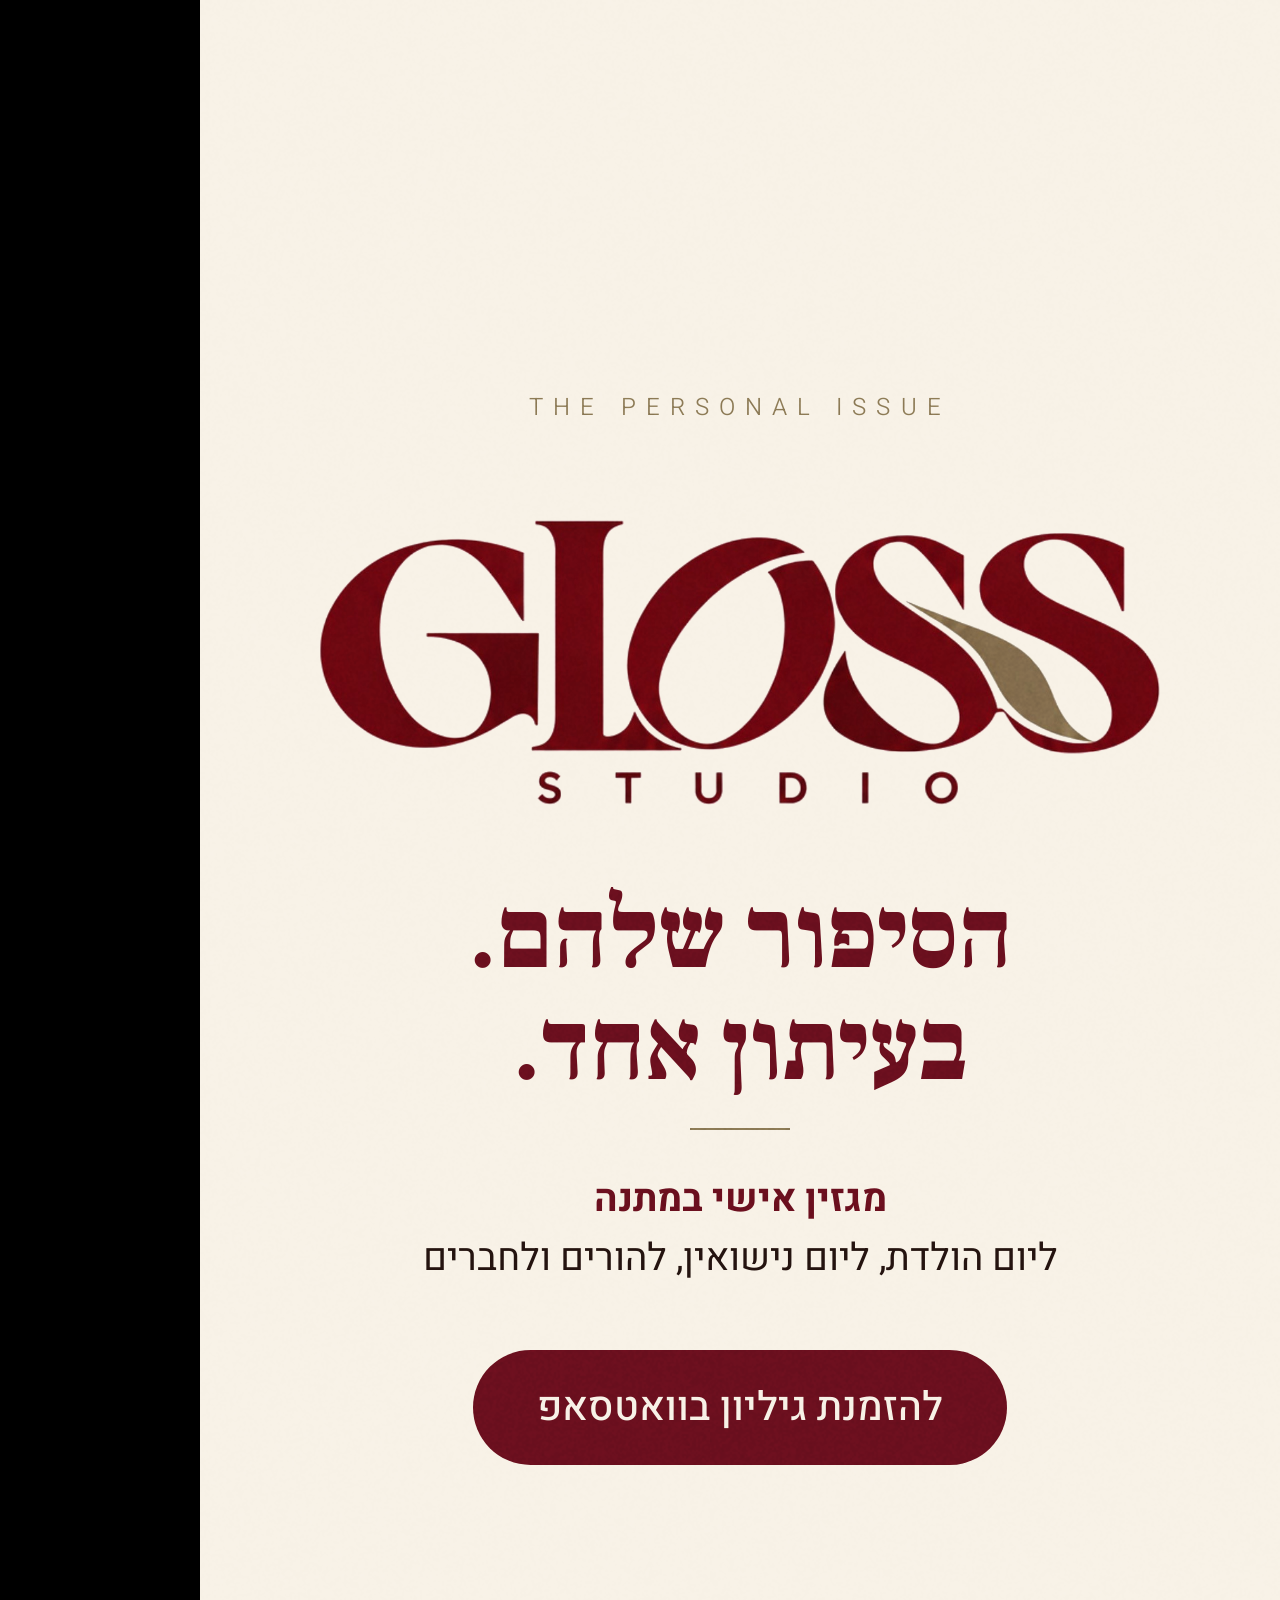
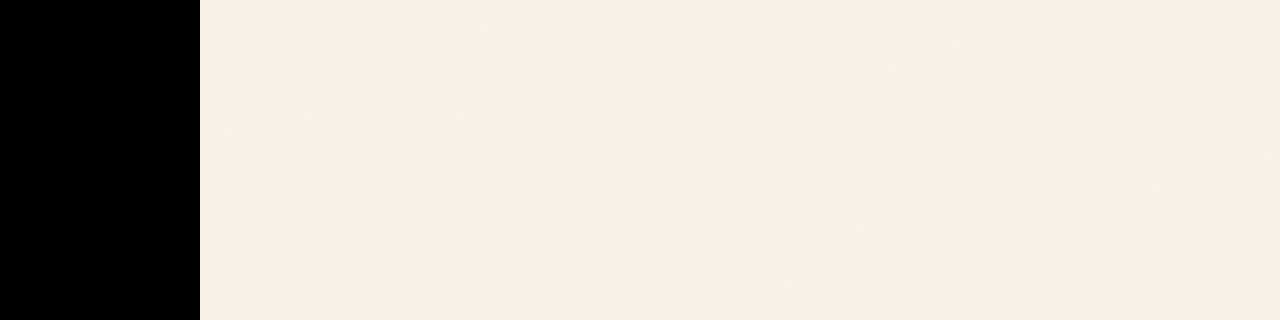
<file: video/index.html>
<!doctype html>
<html lang="he" dir="rtl">
<head>
<meta charset="utf-8">
<title>GLOSS | Written About One</title>
<link rel="stylesheet" href="assets/fonts/fonts.css">
<style>
:root{
  --bur:#6B0F1E; --bur-d:#4E0915; --ivory:#F8F2E7; --paper:#F3ECDF;
  --khaki:#8C7A55; --khaki-l:#C9B98F; --ink:#24130F;
  --serif:"Frank Ruhl Libre",serif; --sans:"Heebo",sans-serif; --didone:"Bodoni Moda",serif;
}
*{box-sizing:border-box;margin:0;padding:0}
html,body{width:1080px;height:1920px;overflow:hidden;background:#000}
#stage{position:relative;width:1080px;height:1920px;overflow:hidden;background:var(--bur);
  -webkit-font-smoothing:antialiased;font-family:var(--sans);color:var(--ivory)}
.abs{position:absolute}
.layer{position:absolute;inset:0;overflow:hidden}
.win{position:absolute;overflow:hidden}
.win img{position:absolute;left:0;top:0;transform-origin:0 0;will-change:transform}
.ltr{direction:ltr;unicode-bidi:isolate}
.mask{overflow:hidden;display:inline-block;vertical-align:top;padding:0 .04em}
.mask>span{display:inline-block;will-change:transform}

/* S1 hook */
#s1line{left:0;right:0;top:440px;text-align:center;font-family:var(--serif);font-weight:700;font-size:86px;line-height:1.22;color:var(--ivory)}
#s1line2{left:0;right:0;top:440px;text-align:center;font-family:var(--serif);font-weight:700;font-size:86px;line-height:1.22;color:var(--ivory)}
#s1line2 em{font-style:normal;color:var(--khaki-l)}
#counter{left:0;right:0;top:800px;height:330px;text-align:center;font-family:var(--didone);font-weight:400;
  font-size:190px;line-height:330px;letter-spacing:-.01em;font-variant-numeric:lining-nums tabular-nums;color:var(--ivory)}
#s1kick{left:0;right:0;top:1180px;text-align:center;font-family:var(--didone);font-style:italic;font-size:34px;color:var(--khaki-l);letter-spacing:.02em}
#holeSvg{position:absolute;left:0;top:0}

/* covers */
.shadowed{box-shadow:0 40px 90px rgba(0,0,0,.45),0 8px 24px rgba(0,0,0,.3)}
#band-top,#band-bot{left:0;right:0;font-family:var(--sans);font-weight:400;font-size:24px;letter-spacing:.32em;color:rgba(248,242,231,.62);display:flex;justify-content:space-between;padding:0 64px}
#s3copy{left:0;right:0;top:1440px;text-align:center;font-family:var(--serif);font-weight:700;font-size:72px;line-height:1.25}
#s3copy .k{display:block;font-family:var(--sans);font-weight:300;font-size:28px;letter-spacing:.3em;color:var(--khaki-l);margin-bottom:14px}

/* 3D book */
#book{position:absolute;left:0;top:0;transform-origin:0 0;transform-style:preserve-3d}
#bookScene{position:absolute;inset:0;perspective:2600px;perspective-origin:540px 900px}
.pg{position:absolute;left:0;top:0;width:1080px;height:1620px;backface-visibility:hidden}
#coverLeaf{position:absolute;left:0;top:0;width:1080px;height:1620px;transform-origin:100% 50%;transform-style:preserve-3d}
#coverLeaf .back{transform:rotateY(180deg);background:#F6F1E8}
#leafShade{position:absolute;inset:0;background:#000;opacity:0;pointer-events:none}

/* montage */
.mhead{position:absolute;right:64px;top:300px;display:flex;align-items:flex-end;gap:26px;direction:rtl}
.mnum{font-family:var(--didone);font-style:italic;font-weight:500;font-variation-settings:"opsz" 10;font-size:170px;line-height:.8;color:var(--khaki)}
.mtitle{font-family:var(--serif);font-weight:900;font-size:76px;line-height:1.02;color:var(--bur);padding-bottom:6px;max-width:700px}
.mtitle small{display:block;font-family:var(--sans);font-weight:300;font-size:24px;letter-spacing:.34em;color:var(--khaki);margin-bottom:12px}
.dark .mnum{color:var(--khaki-l)} .dark .mtitle{color:var(--ivory)} .dark .mtitle small{color:var(--khaki-l)}
.rule{position:absolute;height:2px;background:var(--khaki)}
.foot{position:absolute;left:64px;right:64px;top:1500px;display:flex;justify-content:space-between;font-family:var(--sans);font-size:22px;letter-spacing:.3em;color:var(--khaki)}

/* grid */
#world{position:absolute;left:0;top:0;transform-origin:0 0}
.tile{position:absolute;overflow:hidden;background:#fff}
.tile img{width:100%;height:100%;display:block}
#gridCopy{left:0;right:0;top:330px;text-align:center;font-family:var(--serif);font-weight:900;font-size:70px;line-height:1.15;color:var(--bur)}
#gridCopy .k{display:block;font-family:var(--didone);font-style:italic;font-weight:400;font-size:36px;color:var(--khaki);margin-top:10px}

/* p14 copy */
.sunCopy{left:0;right:0;text-align:center;font-family:var(--serif);font-weight:900;font-size:84px;line-height:1.2;color:#FFF9EF;text-shadow:0 2px 30px rgba(60,10,10,.55)}

/* end card */
#endCard{background:var(--ivory)}
#endLogo{left:120px;top:520px;width:840px}
#endLine{left:0;right:0;top:880px;text-align:center;font-family:var(--serif);font-weight:900;font-size:100px;line-height:1.12;color:var(--bur)}
#endSub{left:0;right:0;top:1170px;text-align:center;font-family:var(--sans);font-weight:400;font-size:38px;line-height:1.55;color:var(--ink)}
#endSub b{font-weight:600;color:var(--bur)}
#endCta{left:50%;top:1350px;transform:translateX(-50%);background:var(--bur);color:var(--ivory);font-family:var(--sans);font-weight:500;font-size:40px;padding:28px 64px;border-radius:999px;white-space:nowrap}
#endRule{left:490px;width:100px;top:1128px;height:2px;background:var(--khaki)}
#endTop{left:0;right:0;top:390px;text-align:center;font-family:var(--sans);font-weight:300;font-size:24px;letter-spacing:.42em;color:var(--khaki)}

#grain{position:absolute;inset:0;width:1080px;height:1920px;mix-blend-mode:overlay;opacity:.09;pointer-events:none}
#fade{position:absolute;inset:0;background:#000;pointer-events:none;opacity:0}
</style>
</head>
<body>
<div id="stage">

  <!-- ============ L1: COVER WORLD (book) ============ -->
  <div class="layer" id="Lbook" style="background:var(--bur)">
    <div id="band-top" class="abs" style="top:70px"><span>על השער</span><span class="ltr">No. 34</span></div>
    <div id="bookScene">
      <div id="book">
        <img class="pg" id="pg02" src="assets/pages/p-02.jpg">
        <div id="coverLeaf">
          <img class="pg" id="pg01" src="assets/pages/p-01.jpg">
          <div class="pg back"></div>
          <div id="leafShade"></div>
        </div>
      </div>
    </div>
    <div id="s3copy" class="abs"><span class="k" id="s3k">על השער</span><span id="s3a" class="mask"><span>לא כוכב קולנוע.</span></span><br><span id="s3b" class="mask"><span>מישהו שאתם אוהבים.</span></span></div>
  </div>

  <!-- ============ L0: HOOK (burgundy with hole) ============ -->
  <div class="layer" id="Lhook">
    <svg id="holeSvg" width="1080" height="1920" viewBox="0 0 1080 1920">
      <defs>
        <mask id="hm" maskUnits="userSpaceOnUse" x="0" y="0" width="1080" height="1920">
          <rect width="1080" height="1920" fill="#fff"/>
          <g id="holeG"><text id="holeT" x="540" y="1060" text-anchor="middle" font-family="Bodoni Moda" font-size="190" fill="#000">1</text></g>
        </mask>
      </defs>
      <rect id="hookBg" width="1080" height="1920" fill="#6B0F1E" mask="url(#hm)"/>
    </svg>
    <div id="s1line" class="abs"><span class="mask"><span>רוב</span></span> <span class="mask"><span>המגזינים</span></span> <span class="mask"><span>נכתבים</span></span><br><span class="mask"><span>בשביל</span></span> <span class="mask"><span>מיליונים.</span></span></div>
    <div id="s1line2" class="abs"><span class="mask"><span>המגזין</span></span> <span class="mask"><span>הזה</span></span><br><span class="mask"><span>נכתב</span></span> <span class="mask"><span>על</span></span> <span class="mask"><span><em>אחד.</em></span></span></div>
    <div id="counter" class="abs ltr">1,000,000</div>
  </div>

  <!-- ============ L2: MONTAGE ============ -->
  <div class="layer" id="Lmont"></div>

  <!-- ============ L3: GRID / ISSUE OVERVIEW ============ -->
  <div class="layer" id="Lgrid" style="background:var(--paper)">
    <div id="world"></div>
    <div id="gridCopy" class="abs"><span id="gc1" class="mask"><span>גיליון שלם.</span></span><br><span id="gc2" class="mask"><span>על אדם אחד.</span></span></div>
    <div id="sunA" class="abs sunCopy" style="top:600px"><span class="mask"><span>אתם מביאים</span></span><br><span class="mask"><span>את הזיכרונות.</span></span></div>
    <div id="sunB" class="abs sunCopy" style="top:600px"><span class="mask"><span>אנחנו הופכים אותם</span></span><br><span class="mask"><span>לגיליון.</span></span></div>
  </div>

  <!-- ============ L4: END CARD ============ -->
  <div class="layer" id="endCard">
    <div id="endTop" class="abs">THE PERSONAL ISSUE</div>
    <img id="endLogo" class="abs" src="assets/gloss-logo.png">
    <div id="endLine" class="abs"><span class="mask"><span>הסיפור שלהם.</span></span><br><span class="mask"><span>בעיתון אחד.</span></span></div>
    <div id="endRule" class="abs"></div>
    <div id="endSub" class="abs"><b>מגזין אישי במתנה</b><br>ליום הולדת, ליום נישואין, להורים ולחברים</div>
    <div id="endCta" class="abs">להזמנת גיליון בוואטסאפ</div>
  </div>

  <img id="grain" src="assets/grain0.png">
  <div id="fade"></div>
</div>

<script>
const BPM=110, B=60/BPM, FPS=30;
const T = b => b*B;
const $ = id => document.getElementById(id);
const clamp=(x,a=0,b=1)=>Math.min(b,Math.max(a,x));
const seg=(t,a,b)=>clamp((t-a)/(b-a));
const lerp=(a,b,p)=>a+(b-a)*p;
const E={
  outExpo:p=>p>=1?1:1-Math.pow(2,-10*p),
  inExpo:p=>p<=0?0:Math.pow(2,10*p-10),
  inOutExpo:p=>p<=0?0:p>=1?1:p<.5?Math.pow(2,20*p-10)/2:(2-Math.pow(2,-20*p+10))/2,
  outCubic:p=>1-Math.pow(1-p,3),
  inOutCubic:p=>p<.5?4*p*p*p:1-Math.pow(-2*p+2,3)/2,
  inCubic:p=>p*p*p,
  outQuart:p=>1-Math.pow(1-p,4),
  inOutQuart:p=>p<.5?8*p*p*p*p:1-Math.pow(-2*p+2,4)/2,
  outBack:p=>{const c1=1.4,c3=c1+1;return 1+c3*Math.pow(p-1,3)+c1*Math.pow(p-1,2)},
};
const PW=1500, PH=2250; // page raster
const show=(el,v)=>{el.style.display=v?'':'none'};

/* word-mask reveal: each .mask>span slides up */
function maskReveal(container,t,t0,stagger=0.06,dur=0.55,out=null){
  const spans=container.querySelectorAll('.mask>span');
  spans.forEach((s,i)=>{
    let p=E.outExpo(seg(t,t0+i*stagger,t0+i*stagger+dur));
    let y=(1-p)*110;
    let o=1;
    if(out){ const q=E.inCubic(seg(t,out+i*0.03,out+i*0.03+0.35)); y-=q*110; }
    s.style.transform=`translateY(${y}%)`;
    s.style.opacity=o;
  });
}

/* image placement inside a window: cover-fit * zoom, focus (cx,cy) normalized */
function place(img,w,h,cx,cy,zoom=1,W=PW,H=PH){
  const s=Math.max(w/W,h/H)*zoom;
  let x=w/2-cx*W*s, y=h/2-cy*H*s;
  x=Math.min(0,Math.max(w-W*s,x)); y=Math.min(0,Math.max(h-H*s,y));
  img.style.width=W+'px'; img.style.height=H+'px';
  img.style.transform=`translate(${x}px,${y}px) scale(${s})`;
}

/* ---------------- montage build ---------------- */
const M0=21; // beat montage starts
const SHOTS=[
 {n:'03',t:'העולם של מתן',k:'THE THINGS THAT MAKE HIM',p:3,cx:.5,cy:.47,z:1.0,lay:'A',enter:'wipeR'},
 {n:'04',t:'מתן וריף: הסדרה',k:'THE FAMILY ORIGINAL',p:4,cx:.5,cy:.30,z:1.0,lay:'F',enter:'scale'},
 {n:'05',t:'שניים באותו ראש',k:'LIKE FATHER, LIKE SON',p:5,cx:.5,cy:.5,z:1,lay:'P',enter:'rise'},
 {n:'06',t:'נפגשנו פעמיים',k:'US, AGAIN.',p:6,cx:.66,cy:.48,z:1.0,lay:'S',enter:'slices'},
 {n:'07',t:'חודש מחוץ לשגרה',k:'HONEYMOON DIARIES',p:7,cx:.5,cy:.47,z:1.05,lay:'A',enter:'wipeL'},
 {n:'08',t:'אהבה עם ארבע רגליים',k:'',p:8,cx:.29,cy:.33,z:1.62,lay:'F',enter:'cut'},
 {n:'10',t:'הבית לפי מתן',k:'',p:10,cx:.48,cy:.55,z:1.05,lay:'A',enter:'iris'},
 {n:'11',t:'יש עוד משהו לאכול?',k:'',p:11,cx:.33,cy:.6,z:1.0,lay:'F',enter:'push'},
 {n:'13',t:'מצב חופשה',k:'',p:13,lay:'G',enter:'grid'},
];
const Lmont=$('Lmont');
SHOTS.forEach((s,i)=>{
  const sh=document.createElement('div'); sh.className='layer'+(s.lay==='N'||s.lay==='F'?' dark':''); sh.id='shot'+i;
  if(s.lay==='N') sh.style.background='#262620';
  else sh.style.background='var(--paper)';
  let html='';
  if(s.lay==='A'){
    html+=`<div class="win" id="w${i}" style="left:64px;top:560px;width:952px;height:1160px"><img src="assets/pages/p-${String(s.p).padStart(2,'0')}.jpg"></div>`;
  } else if(s.lay==='F'){
    html+=`<div class="win" id="w${i}" style="left:0;top:0;width:1080px;height:1920px"><img src="assets/pages/p-${String(s.p).padStart(2,'0')}.jpg"></div>`;
    html+=`<div class="abs" style="left:0;right:0;top:0;height:760px;background:linear-gradient(rgba(20,6,8,.78),rgba(20,6,8,0))"></div>`;
  } else if(s.lay==='P'){
    html+=`<div class="abs shadowed" id="w${i}" style="left:150px;top:560px;width:780px;height:1170px;transform-origin:50% 50%"><img src="assets/pages/p-05.jpg" style="width:100%;height:100%;display:block"></div>`;
  } else if(s.lay==='S'){
    for(let k=0;k<3;k++){
      html+=`<div class="win" id="w${i}_${k}" style="left:${64+k*(952/3)}px;top:560px;width:${952/3+1}px;height:1160px"><img src="assets/pages/p-06.jpg"></div>`;
    }
  } else if(s.lay==='N'){
    html+=`<div class="win" id="w${i}" style="left:0;top:0;width:1080px;height:1920px;opacity:.0"><img src="assets/pages/p-08.jpg"></div>`;
    html+=`<svg class="abs" style="left:0;top:0" width="1080" height="1920"><defs><clipPath id="numClip"><text x="540" y="1420" text-anchor="middle" font-family="Bodoni Moda" font-style="italic" font-size="880" letter-spacing="-30">08</text></clipPath></defs>
      <g clip-path="url(#numClip)"><image id="horseImg" href="assets/pages/p-08.jpg" x="0" y="0" width="1500" height="2250" preserveAspectRatio="none"/></g></svg>`;
  }
  if(s.lay!=='G'){
    html+=`<div class="mhead" id="h${i}"><div class="mnum ltr"><span class="mask"><span>${s.n}</span></span></div><div class="mtitle">${s.k?`<small class="ltr" style="direction:rtl"><span class="mask"><span>${s.k}</span></span></small>`:''}<span class="mask"><span>${s.t}</span></span></div></div>`;
    if(s.lay==='A'||s.lay==='P'||s.lay==='S') html+=`<div class="rule" id="r${i}" style="right:64px;top:520px;width:952px;transform-origin:100% 50%"></div>`;
  }
  sh.innerHTML=html; Lmont.appendChild(sh);
});

/* ---------------- grid build ---------------- */
const GX=48, GG=18, TW=(1080-2*GX-4*GG)/5, TH=TW*1.5, GTOP=560;
const tiles={};
const world=$('world');
for(let i=1;i<=15;i++){
  const r=Math.floor((i-1)/5), c=(i-1)%5; // RTL: c=0 is rightmost
  const x=1080-GX-TW-c*(TW+GG), y=GTOP+r*(TH+GG);
  const d=document.createElement('div'); d.className='tile'; d.style.cssText=`left:${x}px;top:${y}px;width:${TW}px;height:${TH}px`;
  if(i<=14) d.innerHTML=`<img src="assets/pages/p-${String(i).padStart(2,'0')}.jpg">`;
  else { d.style.background='#6B0F1E'; d.innerHTML=`<div style="position:absolute;inset:0;display:flex;align-items:center;justify-content:center;font-family:var(--didone);font-style:italic;color:#F8F2E7;font-size:30px;text-align:center;line-height:1.2">The<br>Personal<br>Issue</div>`; }
  world.appendChild(d); tiles[i]={x,y,w:TW,h:TH,el:d};
}
function camFor(i,mode){ // returns {s,cx,cy}
  const t=tiles[i]; const s= mode==='fill'? 1920/t.h : 1080/t.w;
  return {s,cx:t.x+t.w/2,cy:t.y+t.h/2};
}
const camAll={s:1,cx:540,cy:GTOP+(3*TH+2*GG)/2};
function setCam(c){ world.style.transform=`translate(540px,960px) scale(${c.s}) translate(${-c.cx}px,${-c.cy}px)`; }
function lerpCam(a,b,p){ // zoom in log space, keep motion feeling natural
  const s=Math.exp(lerp(Math.log(a.s),Math.log(b.s),p));
  // position interpolated so the screen-space path is smooth: weight by scale
  const w=(1/s-1/a.s)/((1/b.s-1/a.s)||1e-9);
  const q=isFinite(w)?clamp(w):p;
  return {s,cx:lerp(a.cx,b.cx,q),cy:lerp(a.cy,b.cy,q)};
}

/* ---------------- render(t) ---------------- */
function render(t){
  const beat=t/B;
  $('grain').src=`assets/grain${Math.floor(t*FPS)%6}.png`;

  /* ===== HOOK 0 -> 8B ===== */
  const hookOn = t < T(8)+0.05;
  show($('Lhook'),hookOn);
  if(hookOn){
    // line 1
    maskReveal($('s1line'),t,-1.5,0.07,0.6,2.05);
    maskReveal($('s1line2'),t,2.25,0.08,0.6, T(6)-0.1);
    // counter: 1,000,000 -> 1
    const p=seg(t,0.45,2.2);
    const lg=6*(1-E.outCubic(p));
    let v=Math.max(1,Math.round(Math.pow(10,lg)));
    if(p>=1) v=1;
    const counter=$('counter');
    counter.textContent=v.toLocaleString('en-US');
    const pop = t>2.2 ? 1+0.06*Math.exp(-(t-2.2)*9)*Math.cos((t-2.2)*18) : 1;
    counter.style.transform=`scale(${pop})`;
    counter.style.opacity = 1;
    // hole: from 2.85 the ivory "1" becomes a window
    const holeP=seg(t,2.9,3.35);
    counter.style.opacity = t>=2.9 ? 1-E.inOutCubic(holeP) : counter.style.opacity;
    const hg=$('holeG');
    const z=E.inExpo(seg(t,T(6),T(8)));
    const sc = 1 + z*95;
    // pivot = stem center of the "1"
    const px=544, py=990;
    hg.setAttribute('transform',`translate(${px} ${py}) scale(${sc}) translate(${-px} ${-py})`);
    $('holeT').style.opacity = t>=2.9?1:0;
  }

  /* ===== BOOK: cover 4.36 -> open -> contents ===== */
  const bookOn = t>=T(6)-0.01 && t< T(21)+0.6;
  show($('Lbook'),bookOn);
  if(bookOn){
    // base cover rect: x=0 y=150 w=1080 h=1620 (scale 1)
    let s=1, x=0, y=150;
    // parallax during hole zoom
    const zp=E.outCubic(seg(t,T(6),T(8)+0.4));
    s=lerp(1.22,1.0,zp);
    // slow push while hold
    s*=1+0.025*seg(t,T(8),T(12));
    // shrink to object  12B -> 13.5B
    const sh=E.inOutQuart(seg(t,T(12),T(13.6)));
    const sObj=0.62;
    let S=lerp(s,sObj,sh);
    // book open 17B -> 19B : scale up to full page fit for contents
    const op=E.inOutCubic(seg(t,T(17),T(19)));
    S=lerp(S,1.0,op);
    // then push into the TOC list 19.4B -> 21B
    const tp=E.inOutCubic(seg(t,T(19.4),T(21)));
    S*=lerp(1,1.55,tp);
    const w=1080*S, h=1620*S;
    let cx=540, cy=lerp(lerp(960,880,sh),960,op);
    // focus TOC rows (page coords ~ x .70, y .62)
    const fx=lerp(540, 540 - (0.70-0.5)*1080*S, tp), fy=lerp(cy, cy-(0.60-0.5)*1620*S, tp);
    x=fx-w/2; y=fy-h/2;
    $('book').style.transform=`translate(${x}px,${y}px) scale(${S})`;
    $('book').classList.toggle('shadowed', sh>0.02 && op<0.98);
    $('pg02').style.visibility = t>=T(16.9)?'visible':'hidden';
    // leaf rotation (hinge right edge, swings open to the right)
    const lp=E.inOutCubic(seg(t,T(17),T(18.8)));
    $('coverLeaf').style.transform=`rotateY(${lp*178}deg)`;
    $('leafShade').style.opacity=Math.sin(lp*Math.PI)*0.25;
    // bands
    $('band-top').style.opacity = (1-sh)*E.outCubic(seg(t,T(8),T(9)));
    // background shifts to paper as contents arrives
    $('Lbook').style.background = op>0 ? mixHex('#6B0F1E','#F3ECDF',E.inOutCubic(seg(t,T(17.5),T(19)))) : '#6B0F1E';
    // s3 copy
    const s3=$('s3copy');
    const kin=E.outExpo(seg(t,T(13),T(14)));
    $('s3k').style.opacity=kin*(1-seg(t,T(16.4),T(17)));
    maskReveal($('s3a'),t,T(13.2),0.05,0.6,T(15));
    maskReveal($('s3b'),t,T(15.2),0.05,0.6,T(16.6));
    s3.style.display = t<T(17.2)?'':'none';
    $('s3a').style.display = t<T(15.4)?'inline-block':'none';
    $('s3b').style.display = t>=T(15.1)?'inline-block':'none';
    $('s3a').nextElementSibling && 0;
  }

  /* ===== MONTAGE 21B -> 39B ===== */
  const montOn = t>=T(M0)-0.01 && t<T(39)+0.02;
  show($('Lmont'),montOn);
  SHOTS.forEach((s,i)=>{
    const a=T(M0+i*2), b=T(M0+i*2+2);
    const el=$('shot'+i);
    const on = montOn && t>=a-0.001 && t<b+(i<8?0.0:0.05) && s.lay!=='G';
    // allow previous shot to remain under during entering transitions
    const nxt=SHOTS[i+1]; const under = nxt && ['wipeR','wipeL','iris','slices','rise'].includes(nxt.enter) && t>=b && t<b+0.45;
    el.style.display = (on||under)?'':'none';
    el.style.zIndex = on?2:1;
    const entering = on && ['slices','rise'].includes(s.enter) && t<a+0.45;
    el.style.background = entering ? 'transparent' : (s.lay==='N'?'#262620':'var(--paper)');
    { const hh=$('h'+i), rr=$('r'+i); const o = (under && !on) ? '0' : '1'; if(hh) hh.style.opacity=o; if(rr) rr.style.opacity=o; }
    if(!(on||under)) return;
    const lt=t-a, p=seg(t,a,b);
    const ein=E.outExpo(seg(t,a,a+0.5));
    // header reveal
    const h=$('h'+i); if(h) maskReveal(h,t,a+0.08,0.06,0.5);
    const r=$('r'+i); if(r) r.style.transform=`scaleX(${E.outExpo(seg(t,a+0.05,a+0.6))})`;
    const drift=1+0.045*p;
    if(s.lay==='A'){
      const w=$('w'+i), img=w.querySelector('img');
      place(img,952,1160,s.cx,s.cy,s.z*drift);
      let clip='inset(0 0 0 0)';
      if(s.enter==='wipeR') clip=`inset(0 0 0 ${100*(1-ein)}%)`;
      if(s.enter==='wipeL') clip=`inset(0 ${100*(1-ein)}% 0 0)`;
      if(s.enter==='iris'){const q=(1-ein)*50; clip=`inset(${q}% ${q}% ${q}% ${q}%)`;}
      w.style.clipPath=clip;
      el.style.clipPath='none';
      if(s.enter==='wipeR'||s.enter==='wipeL'||s.enter==='iris'){ el.style.clipPath = s.enter==='wipeR'?`inset(0 0 0 ${100*(1-ein)}%)`: s.enter==='wipeL'?`inset(0 ${100*(1-ein)}% 0 0)`:`inset(${(1-ein)*50}% 0 ${(1-ein)*50}% 0)`; }
    }
    if(s.lay==='F'){
      const w=$('w'+i), img=w.querySelector('img');
      let z=s.z*drift;
      if(s.enter==='scale') z*=lerp(1.18,1,E.outExpo(seg(t,a,a+0.6)));
      place(img,1080,1920,s.cx,s.cy,z);
      el.style.clipPath='none';
      el.style.transform = s.enter==='push' ? `translateX(${-(1-E.outExpo(seg(t,a,a+0.55)))*1080}px)` : 'none';
    }
    if(s.lay==='P'){
      const w=$('w'+i);
      const q=E.outExpo(seg(t,a,a+0.7));
      w.style.transform=`translateY(${(1-q)*1300}px) rotate(${lerp(9,-2.5,q)-1.2*p}deg) scale(${1+0.03*p})`;
      el.style.clipPath='none';
    }
    if(s.lay==='S'){
      for(let k=0;k<3;k++){
        const w=$(`w${i}_${k}`), img=w.querySelector('img');
        // place full window then offset by strip
        const s0=Math.max(952/PW,1160/PH)*s.z*drift;
        let x=952/2-s.cx*PW*s0, y=1160/2-s.cy*PH*s0; x=Math.min(0,Math.max(952-PW*s0,x)); y=Math.min(0,Math.max(1160-PH*s0,y));
        img.style.width=PW+'px';img.style.height=PH+'px';
        img.style.transform=`translate(${x-k*(952/3)}px,${y}px) scale(${s0})`;
        const q=E.outExpo(seg(t,a+(2-k)*0.07,a+(2-k)*0.07+0.6));
        w.style.transform=`translateY(${(1-q)*(k%2?-1:1)*1400}px)`;
      }
      el.style.clipPath='none';
    }
    if(s.lay==='N'){
      const img=$('horseImg');
      const sc=1.0+0.06*p;
      // position horse head inside numeral area
      const k=0.62*sc; img.setAttribute('transform',`translate(${560-480*k-25*p} ${1010-640*k}) scale(${k})`);
      const w=$('w'+i); w.style.opacity=0.10; place(w.querySelector('img'),1080,1920,.3,.35,1.05+0.03*p);
      el.style.clipPath='none';
    }
  });

  /* ===== GRID 37B(shot9) -> 43B, SUN 43B -> 51B ===== */
  const gridOn = t>=T(37)-0.01 && t<T(51)+0.6;
  show($('Lgrid'),gridOn);
  if(gridOn){
    const c13=camFor(13,'fit'), c14=camFor(14,'fill');
    let cam;
    // enter page 13: rise from below as a sheet 37B->37.6B
    if(t<T(39)){
      const q=E.outExpo(seg(t,T(37),T(37.8)));
      cam={...c13, s:c13.s*lerp(1.25,1,q)};
      $('Lgrid').style.clipPath=`inset(${(1-q)*100}% 0 0 0)`;
    } else if(t<T(41.6)){
      $('Lgrid').style.clipPath='none';
      const q=E.inOutQuart(seg(t,T(39),T(40.4)));
      cam=lerpCam(c13,camAll,q);
      cam.s*=1+0.03*seg(t,T(40.4),T(41.6));
    } else {
      $('Lgrid').style.clipPath='none';
      const q=E.inOutQuart(seg(t,T(41.6),T(43.2)));
      const from={...camAll,s:camAll.s*1.03};
      cam=lerpCam(from,c14,q);
      // slow push on p14
      const push=seg(t,T(43.2),T(51.5));
      cam.s*=1+0.07*E.inOutCubic(push);
      cam.cy+= -40*E.inOutCubic(push);
    }
    setCam(cam);
    // other tiles visibility
    const others=E.outCubic(seg(t,T(39),T(39.6)));
    for(let i=1;i<=15;i++){ if(i!==13) tiles[i].el.style.opacity = t<T(41.6)?others:1; }
    tiles[13].el.style.boxShadow='none';
    // grid copy
    const gc=$('gridCopy');
    gc.style.display = (t>T(39.2)&&t<T(42.4))?'':'none';
    maskReveal($('gc1'),t,T(39.6),0.05,0.6,T(41.6));
    maskReveal($('gc2'),t,T(40.2),0.05,0.6,T(41.65));
    // sun copy
    const sa=$('sunA'), sb=$('sunB');
    sa.style.display=(t>T(44.5)&&t<T(47.5))?'':'none';
    sb.style.display=(t>T(47.4)&&t<T(51))?'':'none';
    maskReveal(sa,t,T(44.6),0.12,0.8,T(46.6));
    maskReveal(sb,t,T(47.6),0.12,0.8,T(50.4));
  }

  /* ===== END CARD 51B -> ===== */
  const endOn = t>=T(51)-0.01;
  show($('endCard'),endOn);
  if(endOn){
    const q=E.inOutQuart(seg(t,T(51),T(52.4)));
    $('endCard').style.transform=`translateY(${(1-q)*1920}px)`;
    $('endCard').style.boxShadow=`0 -30px 80px rgba(0,0,0,${0.35*(1-q)})`;
    const lg=E.outExpo(seg(t,T(52),T(53.6)));
    $('endLogo').style.opacity=lg; $('endLogo').style.transform=`translateY(${(1-lg)*40}px) scale(${lerp(1.04,1,lg)})`;
    $('endTop').style.opacity=E.outCubic(seg(t,T(52.3),T(53.5)))*1; $('endTop').style.letterSpacing=lerp(.7,.42,E.outExpo(seg(t,T(52.3),T(54))))+'em';
    maskReveal($('endLine'),t,T(53),0.1,0.8);
    $('endRule').style.transform=`scaleX(${E.outExpo(seg(t,T(54),T(55)))})`;
    const sub=E.outCubic(seg(t,T(54.3),T(55.3)));
    $('endSub').style.opacity=sub; $('endSub').style.transform=`translateY(${(1-sub)*20}px)`;
    const cta=E.outBack(seg(t,T(55.2),T(56.2)));
    $('endCta').style.opacity=clamp(cta*1.5); $('endCta').style.transform=`translateX(-50%) scale(${lerp(.85,1,cta)})`;
  }
  // fade tail
  $('fade').style.opacity = 0;
}
function mixHex(a,b,p){const pa=[1,3,5].map(i=>parseInt(a.substr(i,2),16)),pb=[1,3,5].map(i=>parseInt(b.substr(i,2),16));return 'rgb('+pa.map((v,i)=>Math.round(lerp(v,pb[i],p))).join(',')+')';}

window.DURATION = T(59);
window.render=render;
window.ready = (async()=>{
  await document.fonts.load('190px "Bodoni Moda"');
  await document.fonts.load('italic 170px "Bodoni Moda"');
  await document.fonts.load('900 70px "Frank Ruhl Libre"');
  await document.fonts.load('700 70px "Frank Ruhl Libre"');
  await document.fonts.load('400 30px "Heebo"');await document.fonts.load('300 30px "Heebo"');await document.fonts.load('500 30px "Heebo"');await document.fonts.load('600 30px "Heebo"');
  await document.fonts.ready;
  await Promise.all([...document.images].map(i=>i.decode().catch(()=>{})));
  for(let k=0;k<6;k++){const im=new Image();im.src=`assets/grain${k}.png`;await im.decode();}
  render(0);
  return true;
})();
</script>
</body>
</html>
</file>
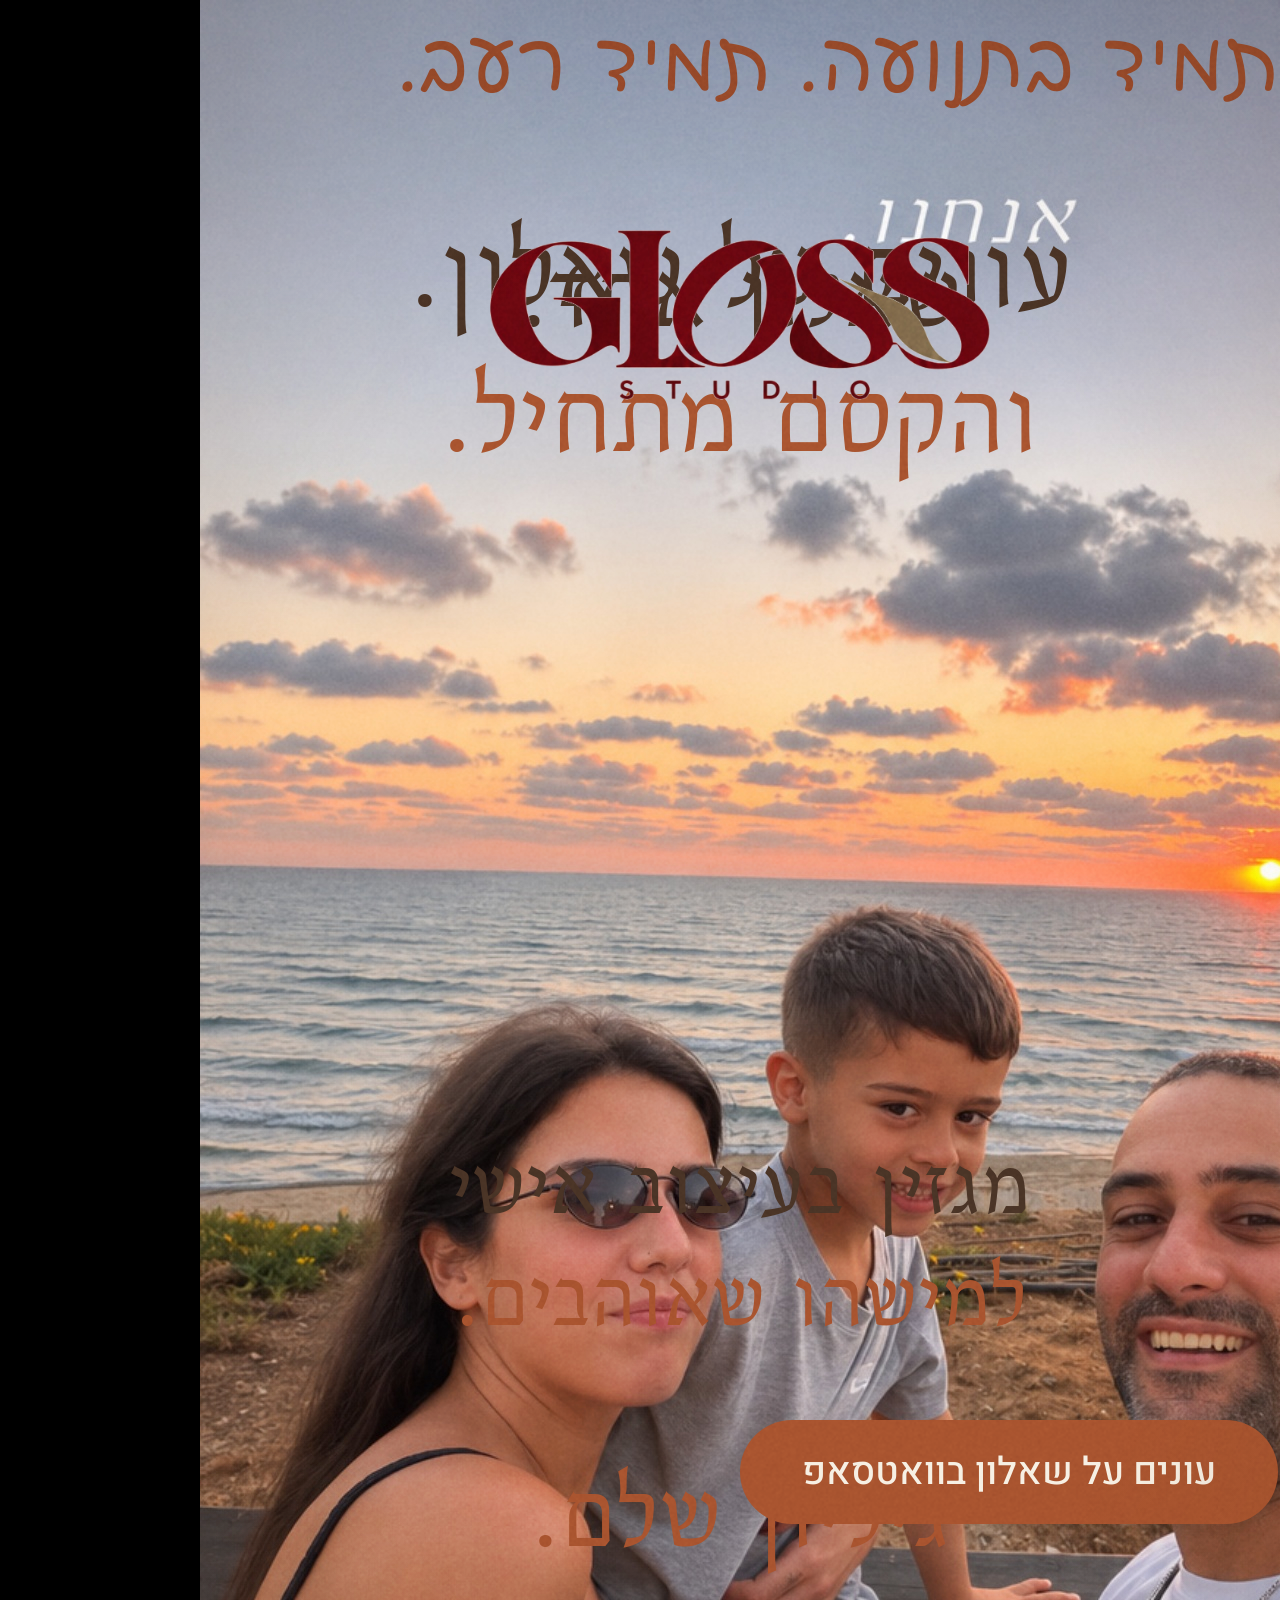
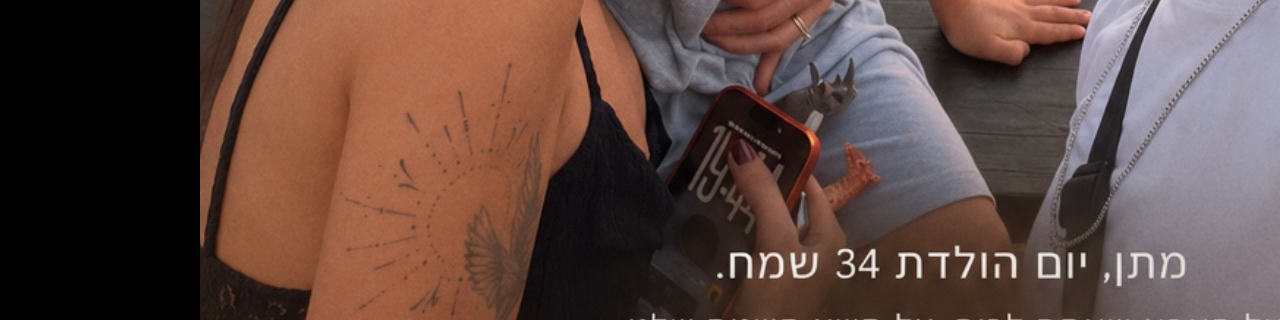
<file: video_boho/index.html>
<!doctype html>
<html lang="he" dir="rtl">
<head>
<meta charset="utf-8">
<title>GLOSS | The Questionnaire</title>
<link rel="stylesheet" href="assets/fonts/fonts.css">
<style>
:root{--bur:#A9542F;--ivory:#F7F0E4;--paper:#FBF6EC;--khaki:#7A7350;--khaki-l:#B5603E;--ink:#9A4A2A;--txt:#4A3426;--sand:#E8DBC7;--clay:#C47A55;--rose:#D9A797;--sage:#9BA585;--cocoa:#4A3426;
  --bell:"Bellefair",serif;--kara:"Karantina",sans-serif;--hand:"Playpen Sans Hebrew",cursive;--sans:"Heebo",sans-serif;--serif:"Frank Ruhl Libre",serif;--didone:"Bodoni Moda",serif}
*{box-sizing:border-box;margin:0;padding:0}
html,body{width:1080px;height:1920px;overflow:hidden;background:#000}
#stage{position:relative;width:1080px;height:1920px;overflow:hidden;background:var(--sand);-webkit-font-smoothing:antialiased;color:var(--cocoa)}
.abs{position:absolute}.layer{position:absolute;inset:0;overflow:hidden}.p3{transform-style:preserve-3d}
.ltr{direction:ltr;unicode-bidi:isolate}
.mask{overflow:hidden;display:inline-block;vertical-align:top;padding:0 .05em .06em}.mask>span{display:inline-block}
#studio{position:absolute;inset:0;background:var(--sand)}
#boho{position:absolute;left:0;top:0}
#studioLight{position:absolute;inset:0;background:radial-gradient(ellipse 70% 45% at 55% 38%,rgba(255,244,225,.55),rgba(255,244,225,0) 70%),radial-gradient(ellipse 120% 80% at 50% 50%,rgba(0,0,0,0) 45%,rgba(120,70,35,.28) 100%)}
#L3d{perspective:2200px;perspective-origin:540px 960px}
#world{position:absolute;inset:0}
.obj{position:absolute;left:0;top:0;transform-origin:0 0}
.face{position:absolute;left:0;top:0;backface-visibility:hidden}

/* questionnaire card */
.card{position:absolute;left:0;top:0;width:860px;height:600px;transform-origin:0 0}
.card .front{position:absolute;inset:0;backface-visibility:hidden;border-radius:6px;background:
  linear-gradient(180deg,rgba(0,0,0,0) 0,rgba(0,0,0,0) 100%),var(--paper);
  box-shadow:0 2px 0 rgba(0,0,0,.04) inset;overflow:hidden}
.card .front:before{content:"";position:absolute;inset:0;background:radial-gradient(ellipse at 30% 20%,rgba(255,255,255,.7),rgba(255,255,255,0) 60%)}
.card .num{position:absolute;right:60px;top:52px;font-family:var(--sans);font-weight:300;font-size:24px;letter-spacing:.34em;color:var(--khaki)}
.card .num b{font-family:var(--didone);font-style:italic;font-weight:700;font-variation-settings:"opsz" 8;letter-spacing:0;font-size:40px;color:var(--bur);margin-left:6px}
.card .brand{position:absolute;left:60px;top:58px;font-family:var(--didone);font-style:italic;font-size:26px;color:var(--khaki)}
.card .q{position:absolute;right:60px;left:60px;top:150px;font-family:var(--serif);font-weight:900;font-size:62px;line-height:1.1;color:var(--txt)}
.card .line{position:absolute;left:60px;right:60px;height:2px;background:rgba(140,122,85,.35)}
.card .ans{position:absolute;right:60px;left:40px;top:330px;font-family:var(--hand);font-weight:400;font-size:84px;line-height:1.2;color:var(--ink);white-space:nowrap}
.pen{position:absolute;width:16px;height:16px;border-radius:50%;background:var(--ink);box-shadow:0 0 0 5px rgba(154,74,42,.15)}
.cshadow{position:absolute;inset:0;background:rgba(95,55,25,.42);filter:blur(34px);border-radius:20px}

/* type */
.bell{font-family:var(--bell);font-weight:400;line-height:1.02;text-align:center;left:0;right:0;color:var(--cocoa)}
.kick{left:0;right:0;text-align:center;font-family:var(--sans);font-weight:300;font-size:26px;letter-spacing:.45em;color:var(--khaki-l)}
.hand{font-family:var(--hand);color:var(--ink);white-space:nowrap}
.full{position:absolute;inset:0;overflow:hidden}.full img{position:absolute;left:0;top:0;transform-origin:0 0}
#sheen{position:absolute;left:0;top:0;width:1080px;height:1620px;pointer-events:none;mix-blend-mode:screen;background:linear-gradient(105deg,rgba(255,255,255,0) 38%,rgba(255,250,240,.12) 45%,rgba(255,255,255,.6) 50%,rgba(255,250,240,.12) 55%,rgba(255,255,255,0) 62%);background-size:300% 100%;background-repeat:no-repeat;transform:translateZ(1px)}
.edge{position:absolute;background:repeating-linear-gradient(90deg,#efe8db 0 2px,#d9d0c0 2px 3px)}
.edgeH{position:absolute;background:repeating-linear-gradient(0deg,#efe8db 0 2px,#d9d0c0 2px 3px)}
#floorShadow{position:absolute;left:0;top:0;width:1080px;height:1620px;background:radial-gradient(ellipse 50% 50% at 50% 50%,rgba(90,50,20,.45),rgba(0,0,0,0) 70%);filter:blur(20px);transform-origin:50% 50%}
#endCta{left:50%;top:1420px;background:var(--bur);color:var(--ivory);font-family:var(--sans);font-weight:500;font-size:38px;padding:24px 62px;border-radius:999px;white-space:nowrap;overflow:hidden}
#ctaShine{position:absolute;inset:0;background:linear-gradient(105deg,transparent 35%,rgba(255,255,255,.55) 50%,transparent 65%);background-size:300% 100%}
#grain{position:absolute;inset:0;width:1080px;height:1920px;mix-blend-mode:overlay;opacity:.08;pointer-events:none}
#vig{position:absolute;inset:0;pointer-events:none;background:radial-gradient(ellipse 85% 70% at 50% 50%,rgba(0,0,0,0) 55%,rgba(0,0,0,.25) 100%)}
</style>
</head>
<body>
<div id="stage">
  <div class="layer" id="L3d">
    <div id="studio"><svg id="boho" width="1080" height="1920" viewBox="0 0 1080 1920">
      <g id="rainbow" fill="none" stroke-linecap="butt">
        <path id="rb1" d="M 140 1920 A 400 400 0 0 1 940 1920" stroke="#C47A55" stroke-width="86"/>
        <path id="rb2" d="M 236 1920 A 304 304 0 0 1 844 1920" stroke="#D9A797" stroke-width="86"/>
        <path id="rb3" d="M 332 1920 A 208 208 0 0 1 748 1920" stroke="#9BA585" stroke-width="86"/>
        <path id="rb4" d="M 428 1920 A 112 112 0 0 1 652 1920" stroke="#E2C9A6" stroke-width="86"/>
      </g>
      <path id="archWin" d="M 170 1640 L 170 760 A 370 370 0 0 1 910 760 L 910 1640 Z" fill="#D9A797" opacity=".55"/>
      <path id="archWin2" d="M 240 1640 L 240 800 A 300 300 0 0 1 840 800 L 840 1640 Z" fill="#C47A55" opacity=".35"/>
      <g id="sun" fill="none" stroke="#B5603E" stroke-width="3" stroke-linecap="round">
        <path d="M 860 300 A 70 70 0 0 1 1000 300"/>
        <g id="rays"></g>
      </g>
    </svg><div id="studioLight"></div></div>
    <div id="behind" class="layer"></div>
    <div id="world" class="p3">
      <div id="floorShadow"></div>
      <div id="stack" class="p3 obj"></div>
      <div id="mag" class="obj p3" style="width:1080px;height:1620px">
        <img class="face" src="assets/pages/p-back.jpg" style="width:1080px;height:1620px;transform:translateZ(-14px) rotateY(180deg)">
        <div class="edge" style="left:0;top:0;width:14px;height:1620px;transform-origin:0 0;transform:rotateY(90deg)"></div>
        <div class="edge" style="left:1080px;top:0;width:14px;height:1620px;transform-origin:0 0;transform:rotateY(90deg)"></div>
        <div class="edgeH" style="left:0;top:0;width:1080px;height:14px;transform-origin:0 0;transform:rotateX(-90deg)"></div>
        <div class="edgeH" style="left:0;top:1620px;width:1080px;height:14px;transform-origin:0 0;transform:rotateX(-90deg)"></div>
        <img class="face" id="magFront" src="assets/pages/p-01.jpg" style="width:1080px;height:1620px">
        <div id="stripGlow" style="position:absolute;left:596px;top:1477px;width:430px;height:54px;box-shadow:0 0 0 0 rgba(255,236,200,0);transform:translateZ(.5px)"></div>
        <div id="sheen"></div>
      </div>
      <!-- page that a card flips into -->
      <div id="flipPage" class="obj p3" style="width:1080px;height:1620px"><img class="face" src="assets/pages/p-07.jpg" style="width:1080px;height:1620px"></div>
      <!-- 4 questionnaire cards -->
      <div id="cards"></div>
    </div>
  </div>
  <!-- full-bleed scenes -->
  <div class="layer" id="Lhorse" style="background:#2E261D"><div class="full"><img id="horseImg" src="assets/pages/p-08.jpg"></div></div>
  <div class="layer" id="Lword"><svg width="1080" height="1920" style="position:absolute;left:0;top:0">
      <defs><clipPath id="wclip"><text id="wtext" x="540" y="1180" text-anchor="middle" direction="rtl" font-family="Karantina" font-weight="700" font-size="560">סוסים</text></clipPath></defs>
      <g clip-path="url(#wclip)"><rect width="1080" height="1920" fill="#3a3024"/><image id="wimg" href="assets/pages/p-08.jpg" width="1500" height="2250" preserveAspectRatio="none"/></g></svg></div>
  <div class="layer" id="Lsun"><div class="full"><img id="sunImg" src="assets/pages/p-14.jpg"></div>
    <svg width="1080" height="1920" style="position:absolute;left:0;top:0"><circle id="inkRing" cx="0" cy="0" r="0" fill="none" stroke="#C47A55" stroke-width="26"/></svg></div>
  <div class="layer" id="Lhand" style="pointer-events:none"><div id="flyHand" class="abs hand" style="font-size:84px;transform-origin:50% 50%">תמיד בתנועה. תמיד רעב.</div></div>

  <!-- type -->
  <div class="layer" id="Ltype" style="pointer-events:none">
    <div id="hd1" class="abs bell" style="top:200px;font-size:132px"><span class="mask"><span>עונים על שאלון.</span></span></div>
    <div id="hd2" class="abs bell" style="top:345px;font-size:132px;color:var(--bur)"><span class="mask"><span>והקסם מתחיל.</span></span></div>
    <div id="asm1" class="abs bell" style="top:230px;font-size:120px"><span class="mask"><span>שאלון אחד.</span></span></div>
    <div id="asm2" class="abs bell" style="top:1450px;font-size:120px;color:var(--bur)"><span class="mask"><span>גיליון שלם.</span></span></div>
    <img id="endLogo" class="abs" src="assets/gloss-logo.png" style="left:290px;top:230px;width:500px">
    <div id="end1" class="abs bell" style="top:1130px;font-size:104px;color:var(--cocoa)"><span class="mask"><span>מגזין בעיצוב אישי</span></span><br><span class="mask"><span style="color:var(--bur)">למישהו שאוהבים.</span></span></div>
    <div id="endCta" class="abs">עונים על שאלון בוואטסאפ<div id="ctaShine"></div></div>
  </div>
  <img id="grain" src="assets/grain0.png"><div id="vig" style="background:radial-gradient(ellipse 85% 70% at 50% 50%,rgba(0,0,0,0) 55%,rgba(110,60,25,.22) 100%)"></div>
</div>
<script>
const BPM=120,B=60/BPM,FPS=30,T=b=>b*B;
const $=id=>document.getElementById(id);
const clamp=(x,a=0,b=1)=>Math.min(b,Math.max(a,x)),seg=(t,a,b)=>clamp((t-a)/(b-a)),lerp=(a,b,p)=>a+(b-a)*p;
const E={outExpo:p=>p>=1?1:1-Math.pow(2,-10*p),inExpo:p=>p<=0?0:Math.pow(2,10*p-10),inOutExpo:p=>p<=0?0:p>=1?1:p<.5?Math.pow(2,20*p-10)/2:(2-Math.pow(2,-20*p+10))/2,
 outCubic:p=>1-Math.pow(1-p,3),inCubic:p=>p*p*p,inOutCubic:p=>p<.5?4*p*p*p:1-Math.pow(-2*p+2,3)/2,outQuart:p=>1-Math.pow(1-p,4),inOutQuart:p=>p<.5?8*p*p*p*p:1-Math.pow(-2*p+2,4)/2,
 inOutSine:p=>-(Math.cos(Math.PI*p)-1)/2,outBack:p=>{const c1=1.6,c3=c1+1;return 1+c3*Math.pow(p-1,3)+c1*Math.pow(p-1,2)}};
const show=(el,v)=>{el.style.display=v?'':'none'};
const P=i=>`assets/pages/p-${String(i).padStart(2,'0')}.jpg`, PW=1500, PH=2250, K=1080/1500;
function maskReveal(el,t,t0,st=0.06,dur=0.5,out=null,od=0.3){el.querySelectorAll('.mask>span').forEach((s,i)=>{let p=E.outExpo(seg(t,t0+i*st,t0+i*st+dur));let y=(1-p)*112;if(out!=null){y-=E.inCubic(seg(t,out+i*.04,out+i*.04+od))*112;}s.style.transform=`translateY(${y}%)`;});}
function place(img,w,h,cx,cy,zoom=1){const s=Math.max(w/PW,h/PH)*zoom;let x=w/2-cx*PW*s,y=h/2-cy*PH*s;x=Math.min(0,Math.max(w-PW*s,x));y=Math.min(0,Math.max(h-PH*s,y));img.style.width=PW+'px';img.style.height=PH+'px';img.style.transform=`translate(${x}px,${y}px) scale(${s})`;return{s,x,y};}
const tf=(s,w,h)=>`translate3d(${s.x}px,${s.y}px,${s.z||0}px) rotateZ(${s.rz||0}deg) rotateX(${s.rx||0}deg) rotateY(${s.ry||0}deg) scale(${s.s??1}) translate(${-w/2}px,${-h/2}px)`;

/* ---------- cards ---------- */
const Q=[
 {q:'משפט אחד שמתאר אותו:',a:'תמיד בתנועה. תמיד רעב.'},
 {q:'מה הוא הכי אוהב?',a:'סוסים.'},
 {q:'רגע שלא תשכחו:',a:'ירח הדבש שלנו.'},
 {q:'מי הכי אוהב אותו?',a:'דנה וריף.'},
];
const cards=Q.map((c,i)=>{const d=document.createElement('div');d.className='card p3';d.innerHTML=`<div class="cshadow"></div><div class="front">
  <div class="num">שאלה <span class="ltr"><b>0${i+1}</b> / 04</span></div><div class="brand ltr">The GLOSS questionnaire</div>
  <div class="q">${c.q}</div><div class="line" style="top:440px"></div><div class="line" style="top:540px"></div>
  <div class="ans"><span class="w">${c.a}</span></div><div class="pen"></div></div>`;$('cards').appendChild(d);
  return {el:d,sh:d.querySelector('.cshadow'),ans:d.querySelector('.ans'),w:d.querySelector('.w'),pen:d.querySelector('.pen'),front:d.querySelector('.front')};});
// handwriting: reveal right->left with a soft edge, a pen tip rides the edge
function write(C,t,t0,t1){
  const p=seg(t,t0,t1); const W=C.w.getBoundingClientRect?C.w.offsetWidth:600;
  // uneven human speed
  const q=clamp(p+0.04*Math.sin(p*18));
  const edge=q*100;
  C.ans.style.webkitMaskImage=C.ans.style.maskImage=`linear-gradient(to left, #000 ${edge-3}%, transparent ${edge+1}%)`;
  C.ans.style.webkitMaskSize=C.ans.style.maskSize=`${W+20}px 100%`; C.ans.style.webkitMaskPosition=C.ans.style.maskPosition='right 0';C.ans.style.webkitMaskRepeat=C.ans.style.maskRepeat='no-repeat';
  const x=860-60-q*W; const y=330+70+12*Math.sin(t*38)+(p>0&&p<1?0:0);
  C.pen.style.transform=`translate(${x-8}px,${y-8}px)`; C.pen.style.left='0';C.pen.style.top='0';
  C.pen.style.opacity=(p>0&&p<1)?1:0;
}
function setCard(C,on,s,shadow=1){show(C.el,on);if(!on)return;C.el.style.transform=tf(s,860,600);C.sh.style.opacity=shadow;C.sh.style.transform=`translate3d(${20+(s.z||0)*0.05}px,${40+(s.z||0)*0.1}px,-40px)`;}

/* ---------- stack ---------- */
const stackEls=[];for(let i=1;i<=14;i++){const d=document.createElement('img');d.src=P(i);d.className='obj';d.style.cssText+='width:1080px;height:1620px;backface-visibility:hidden;box-shadow:0 20px 40px rgba(90,50,20,.22)';$('stack').appendChild(d);stackEls.push(d);}
const stackBack=document.createElement('img');stackBack.src='assets/pages/p-back.jpg';stackBack.className='obj';stackBack.style.cssText+='width:1080px;height:1620px;backface-visibility:hidden';$('stack').appendChild(stackBack);

(function(){const g=document.getElementById('rays');let h='';for(let i=0;i<9;i++){const a=Math.PI*(i/8);const x1=930-Math.cos(a)*92,y1=300-Math.sin(a)*92,x2=930-Math.cos(a)*128,y2=300-Math.sin(a)*128;h+=`<line x1="${x1}" y1="${y1}" x2="${x2}" y2="${y2}"/>`;}g.innerHTML=h;
 ['rb1','rb2','rb3','rb4'].forEach(id=>{const p=document.getElementById(id);const L=p.getTotalLength();p.style.strokeDasharray=L;p.dataset.L=L;});
 document.querySelectorAll('#sun path,#sun line').forEach(p=>{const L=p.getTotalLength();p.style.strokeDasharray=L;p.dataset.L=L;});})();
function boho(t){
  // rainbow arches draw on at the start, sink away as the cover arrives, return at the end
  const inA=t<T(4)?1:0;
  const ids=['rb1','rb2','rb3','rb4'];
  const endIn=seg(t,T(20.4),T(22.4));
  ids.forEach((id,i)=>{const p=$(id);const L=+p.dataset.L;
    let d=E.outCubic(seg(t,0.0+i*0.12,0.9+i*0.12));
    let off=L*(1-d);
    if(t>=T(3.4)&&t<T(20.4)) off=L*E.inCubic(seg(t,T(3.4)+i*0.05,T(4.4)+i*0.05));
    if(t>=T(20.4)) off=L*(1-E.outCubic(seg(t,T(20.6)+i*0.1,T(22)+i*0.1)));
    p.style.strokeDashoffset=off;});
  $('rainbow').style.transform=`translateY(${t>=T(20.4)?150:0}px)`;
  const aw=t<T(3.7)?0: t<T(6.6)? E.outCubic(seg(t,T(3.9),T(5.2))) : t<T(15.5)?0 : t<T(20.2)? E.outCubic(seg(t,T(16),T(17.5))) : 1;
  $('archWin').style.opacity=0.55*aw; $('archWin2').style.opacity=0.35*aw;
  const ay=t>=T(20.2)? -170 : 0; const sc=t>=T(20.2)?0.78:1;
  $('archWin').setAttribute('transform',`translate(540 ${1200+ay}) scale(${sc}) translate(-540 -1200)`);
  $('archWin2').setAttribute('transform',`translate(540 ${1200+ay}) scale(${sc}) translate(-540 -1200)`);
  // line sun draws in, rotates slowly
  document.querySelectorAll('#sun path,#sun line').forEach((p,i)=>{const L=+p.dataset.L;const d=E.outCubic(seg(t,0.3+i*0.04,1.0+i*0.04));p.style.strokeDashoffset=L*(1-d);});
  $('sun').style.opacity= (t<T(3.6)||t>T(20.6))?1:0;
  $('sun').setAttribute('transform',`rotate(${t*4} 930 300)`);
}
/* ---------- RENDER ---------- */
function render(t){
  boho(t);
  $('grain').src=`assets/grain${Math.floor(t*FPS)%6}.png`;
  const mag=$('mag'), fp=$('flipPage');
  show(mag,false); show(fp,false); show($('stack'),false); cards.forEach(c=>show(c.el,false));
  ['Lhorse','Lword','Lsun','Lhand'].forEach(id=>show($(id),false));
  $('sheen').style.opacity=0; $('floorShadow').style.opacity=0; $('studio').style.background='#E8DBC7';
  const sheen=(a,b)=>{const sw=seg(t,a,b);if(sw>0&&sw<1){$('sheen').style.opacity=Math.sin(Math.PI*sw);$('sheen').style.backgroundPosition=`${lerp(130,-30,E.inOutCubic(sw))}% 0`;}};

  /* ===== S0/S1: Q1 -> cover (0 -> 6.5B) ===== */
  if(t<T(6.6)){
    const C=cards[0];
    const fall=E.inCubic(seg(t,T(3.6),T(4.6)));
    const idle=Math.sin(t*1.7);
    setCard(C,fall<1,{x:540,y:lerp(1010,1500,fall),z:lerp(0,-300,fall),rx:lerp(4+idle,70,fall),ry:-6+2*idle,rz:lerp(-2.5,8,fall),s:1},1-fall);
    C.front.style.filter=`brightness(${1-0.4*fall})`;
    write(C,t,0.12,T(3.1));
    // handwriting detaches and flies onto the printed cover line
    const fly=E.inOutCubic(seg(t,T(3.6),T(5.2)));
    if(t>=T(3.6)){ C.ans.style.visibility='hidden'; show($('Lhand'),fly<1);
      const fh=$('flyHand');
      // start = answer position on card (screen), end = cover strip (page-fit)
      const sx=540+ (860/2-60-C.w.offsetWidth/2) * 1, sy=1010-300+330+50;
      const ex=809, ey=1653;
      const arc=Math.sin(Math.PI*fly)*-260;
      fh.style.left=(lerp(sx,ex,fly)-C.w.offsetWidth/2)+'px'; fh.style.top=(lerp(sy,ey,fly)-55+arc)+'px';
      fh.style.transform=`scale(${lerp(1,0.52,fly)}) rotate(${lerp(-2,-1,fly)+Math.sin(Math.PI*fly)*-6}deg)`;
      fh.style.opacity=1-seg(t,T(4.9),T(5.25)); fh.style.filter=`blur(${seg(t,T(4.9),T(5.25))*6}px)`; fh.style.color= fly>0.6? '#F7F0E4':'#9A4A2A';
    } else C.ans.style.visibility='visible';
    // cover arrives from depth
    const ca=E.outQuart(seg(t,T(3.7),T(5.0)));
    if(t>=T(3.7)){ show(mag,true);
      const out=E.inOutQuart(seg(t,T(5.6),T(6.6)));
      mag.style.transform=tf({x:540,y:lerp(960,1000,out),z:lerp(-2600,0,ca),rx:lerp(30,0,ca)+lerp(0,8,out),ry:lerp(-40,0,ca)+lerp(0,-22,out),rz:lerp(-12,0,ca)+lerp(0,-3,out),s:lerp(1,0.62,out)},1080,1620);
      $('stripGlow').style.boxShadow=`0 0 ${40*Math.sin(Math.PI*seg(t,T(4.9),T(5.9)))}px ${18*Math.sin(Math.PI*seg(t,T(4.9),T(5.9)))}px rgba(255,236,200,.65)`;
      sheen(T(5.4),T(6.6));
    }
    maskReveal($('hd1'),t,-1,0.06,0.5,T(4.0)); maskReveal($('hd2'),t,T(1.6),0.06,0.6,T(4.1));
  }
  show($('hd1'),t<T(4.6)); show($('hd2'),t>T(1.4)&&t<T(4.7));

  /* ===== S2: Q2 -> "סוסים" photo-word -> horse (6.5 -> 9.5B) ===== */
  if(t>=T(6.4)&&t<T(9.7)){
    // magazine recedes behind
    if(t<T(8.2)){ show(mag,true); const r=seg(t,T(6.4),T(8.2)); mag.style.transform=tf({x:540,y:1000,z:-380-500*r,rx:8,ry:-22-10*r,rz:-3,s:0.62},1080,1620); mag.style.filter=`blur(${6*r}px) brightness(${1-.4*r})`; }
    const C=cards[1];
    const ein=E.outQuart(seg(t,T(6.4),T(7.1))), out=E.inCubic(seg(t,T(8.0),T(8.5)));
    setCard(C,out<1,{x:lerp(1700,540,ein)+lerp(0,-1400,out),y:980,z:0,rx:4,ry:lerp(-30,-4,ein),rz:lerp(12,2,ein)+lerp(0,-14,out),s:1});
    C.ans.style.visibility='visible'; write(C,t,T(6.9),T(7.7));
    // the word becomes a window onto the horse
    const wOn=t>=T(7.9); show($('Lword'),wOn&&t<T(9.4));
    if(wOn){ const a=E.outExpo(seg(t,T(7.9),T(8.4)));
      const z=E.inExpo(seg(t,T(8.6),T(9.4)));
      const sc=lerp(0.6,1,a)*(1+z*14);
      $('wtext').setAttribute('transform',`translate(540 1000) scale(${sc}) translate(-540 -1000)`);
      $('Lword').style.opacity=E.outCubic(seg(t,T(7.9),T(8.05)))*(1-seg(t,T(8.85),T(9.2)));
      const s=0.98+0.06*seg(t,T(7.9),T(9.4)); $('wimg').setAttribute('transform',`translate(${540-450*s} ${1000-880*s}) scale(${s})`);
      $('Lword').style.background='#2E261D';
    }
    const hOn=t>=T(8.7); show($('Lhorse'),hOn);
    if(hOn){ const q=seg(t,T(8.7),T(9.7)); place($('horseImg'),1080,1920,.29,.33,1.62*(1.12-0.1*E.outCubic(q))); $('Lhorse').style.opacity=E.inOutCubic(seg(t,T(8.65),T(8.95))); }
  }
  /* ===== S3: Q3 -> card flips into page 07 (9.5 -> 12.5B) ===== */
  if(t>=T(9.5)&&t<T(12.7)){
    if(t<T(10.2)){ show($('Lhorse'),true); place($('horseImg'),1080,1920,.29,.33,1.62*1.02); $('Lhorse').style.opacity=1; }
    $('studio').style.background='#D9BFA3';
    const C=cards[2];
    const drop=E.outBack(seg(t,T(9.5),T(10.2)));
    const fl=E.inOutCubic(seg(t,T(11.0),T(11.9)));
    const ang=fl*180;
    const grow=E.inOutCubic(seg(t,T(11.0),T(12.0)));
    if(ang<90){ setCard(C,true,{x:540,y:lerp(-300,960,drop),z:lerp(0,200,grow),rx:lerp(-20,3,drop),ry:ang,rz:lerp(-8,-1.5,drop),s:lerp(1,1.15,grow)}); C.ans.style.visibility='visible'; write(C,t,T(10.1),T(10.9)); }
    else { show(fp,true); const pz=E.outCubic(seg(t,T(11.45),T(12.3)));
      fp.style.transform=tf({x:540,y:960,z:lerp(200,0,pz),ry:ang-180,rz:lerp(-1.5,0,pz),s:lerp(0.6,1,pz)},1080,1620); }
    if(t>=T(10.2)) show($('Lhorse'),t<T(10.6)), $('Lhorse').style.opacity=1-seg(t,T(10.2),T(10.6));
  }
  /* ===== S4: Q4 -> ink bloom -> p14 (12.5 -> 15.5B) ===== */
  if(t>=T(12.4)&&t<T(15.8)){
    if(t<T(13.3)){ show(fp,true); const r=seg(t,T(12.4),T(13.3)); fp.style.transform=tf({x:540,y:960,z:-300*r,rx:10*r,ry:12*r,s:1-0.2*r},1080,1620); fp.style.filter=`brightness(${1-.45*r})`; }
    const C=cards[3];
    const ein=E.outQuart(seg(t,T(12.4),T(13.1)));
    setCard(C,t<T(15.0),{x:lerp(-700,540,ein),y:1000,z:0,rx:3,ry:lerp(30,3,ein),rz:lerp(-14,-2,ein),s:1});
    C.ans.style.visibility='visible'; write(C,t,T(12.9),T(13.6));
    const sOn=t>=T(13.8); show($('Lsun'),sOn);
    if(sOn){ const q=E.inOutExpo(seg(t,T(13.8),T(14.8)));
      place($('sunImg'),1080,1920,.5,.42,lerp(1.25,1.02,E.outCubic(seg(t,T(13.8),T(15.8)))));
      const cx=330, cy=1010, R=lerp(0,2300,q);
      $('Lsun').querySelector('.full').style.clipPath=`circle(${R}px at ${cx}px ${cy}px)`;
      const ring=$('inkRing'); ring.setAttribute('cx',cx); ring.setAttribute('cy',cy); ring.setAttribute('r',R); ring.setAttribute('stroke-width',lerp(40,4,q)); ring.style.opacity=q<1?1:0;
    }
  }
  /* ===== S5: assembly + spin (15.5 -> 20B) ===== */
  if(t>=T(15.5)&&t<T(20.2)){
    show($('stack'),true);
    // p14 shrinks into the bottom of the stack, then 13..1 land on top
    const shrink=E.inOutQuart(seg(t,T(15.5),T(16.4)));
    const S=lerp(1.186,0.56,shrink);
    const spin=E.inOutCubic(seg(t,T(18.2),T(20.2)));
    const tilt=E.outCubic(seg(t,T(15.8),T(17)));
    const W=`translate3d(540px,${lerp(960,980,shrink)}px,0) scale(${S}) rotateX(${lerp(0,14,tilt)-14*spin}deg) rotateY(${lerp(0,-26,tilt)+lerp(0,386,spin)}deg)`;
    for(let i=1;i<=14;i++){
      const el=stackEls[i-1]; let x=0,y=0,z=(14-i)*2.2,rz=0,ry=0,op=1;
      if(i<14){ const a=T(16.0)+(13-i)*0.085; const q=E.outQuart(seg(t,a,a+0.42));
        const ang=i*2.4; x=Math.cos(ang)*1800*(1-q); y=Math.sin(ang)*2200*(1-q); z+= (1-q)*1600; rz=(1-q)*(i%2?40:-40); ry=(1-q)*(i%2?-50:50); op=t>=a?1:0; }
      el.style.display=op?'':'none';
      el.style.transform=`${W} translate3d(${x}px,${y}px,${z}px) rotateZ(${rz}deg) rotateY(${ry}deg) translate(-540px,-810px)`;
    }
    stackBack.style.transform=`${W} translate3d(0,0,-2px) rotateY(180deg) translate(-540px,-810px)`; stackBack.style.display = t>=T(17.2)?'':'none';
    $('stack').style.transform='none';
    show($('Lsun'),t<T(15.55));
  }
  /* ===== S6: end (20 -> 29B) ===== */
  const endP=E.inOutCubic(seg(t,T(19.6),T(20.6)));
  if(t>=T(19.6)){
    $('studio').style.background= `rgb(${Math.round(lerp(232,245,endP))},${Math.round(lerp(219,237,endP))},${Math.round(lerp(199,224,endP))})`;
    $('studioLight').style.opacity=1-0.7*endP;
  } else $('studioLight').style.opacity=1;
  if(t>=T(20.2)){
    show(mag,true); mag.style.filter='none'; $('magFront').src=P(1);
    const k=E.inOutQuart(seg(t,T(20.2),T(21.5))); const fl=seg(t,T(21.5),T(29.5));
    mag.style.transform=tf({x:540,y:lerp(980,790,k),z:0,rx:lerp(0,6,k)-2*fl,ry:lerp(26,-16,k)+24*E.inOutSine(fl),rz:lerp(0,-2,k)+2*fl,s:lerp(0.56,0.37,k)},1080,1620);
    $('floorShadow').style.opacity=0.6*k; $('floorShadow').style.transform=`translate3d(0px,${790-960+150+1620*0.37*0.56}px,-60px) scale(${0.37*0.9},${0.37*0.12})`;
    sheen(T(22.6),T(24.4)); sheen(T(26.5),T(28));
  }
  // assembly copy
  show($('asm1'),t>T(16.2)&&t<T(19.8)); show($('asm2'),t>T(16.8)&&t<T(19.8));
  maskReveal($('asm1'),t,T(16.3),0.05,0.5,T(19.3)); maskReveal($('asm2'),t,T(17.0),0.05,0.5,T(19.35));
  // end copy
  const eOn=t>=T(20.6); show($('endLogo'),eOn); show($('end1'),eOn); show($('endCta'),eOn);
  if(eOn){ const l=E.outExpo(seg(t,T(20.8),T(22.2))); $('endLogo').style.opacity=l; $('endLogo').style.transform=`translateY(${(1-l)*30}px) scale(${lerp(1.06,1,l)})`;
    maskReveal($('end1'),t,T(21.4),0.14,0.7);
    const c=E.outBack(seg(t,T(23.2),T(24.2))); $('endCta').style.opacity=clamp(c*1.6); $('endCta').style.transform=`translateX(-50%) scale(${lerp(.8,1,c)})`;
    const sh=seg(t,T(25.5),T(26.8)); $('ctaShine').style.backgroundPosition=`${lerp(130,-30,sh)}% 0`; $('ctaShine').style.opacity=sh>0&&sh<1?1:0; }
}
window.FAST=[[T(3.6),T(5.2),8],[T(6.4),T(7.1),8],[T(8.0),T(9.5),10],[T(9.5),T(10.2),8],[T(11),T(12.3),8],[T(12.4),T(13.1),8],[T(13.8),T(14.8),8],[T(15.5),T(17.5),12],[T(18.2),T(20.4),10]];
window.DURATION=T(29)+0.4; window.render=render;
window.ready=(async()=>{
  for(const f of ['400 130px "Bellefair"','700 560px "Karantina"','400 84px "Playpen Sans Hebrew"','900 62px "Frank Ruhl Libre"','300 26px "Heebo"','500 38px "Heebo"','italic 500 40px "Bodoni Moda"']) await document.fonts.load(f,'אבגabc01');
  await document.fonts.ready; await Promise.all([...document.images].map(i=>i.decode().catch(()=>{})));
  for(let k=0;k<6;k++){const im=new Image();im.src=`assets/grain${k}.png`;await im.decode();}
  render(0); return true;})();
</script>
</body></html>
</file>
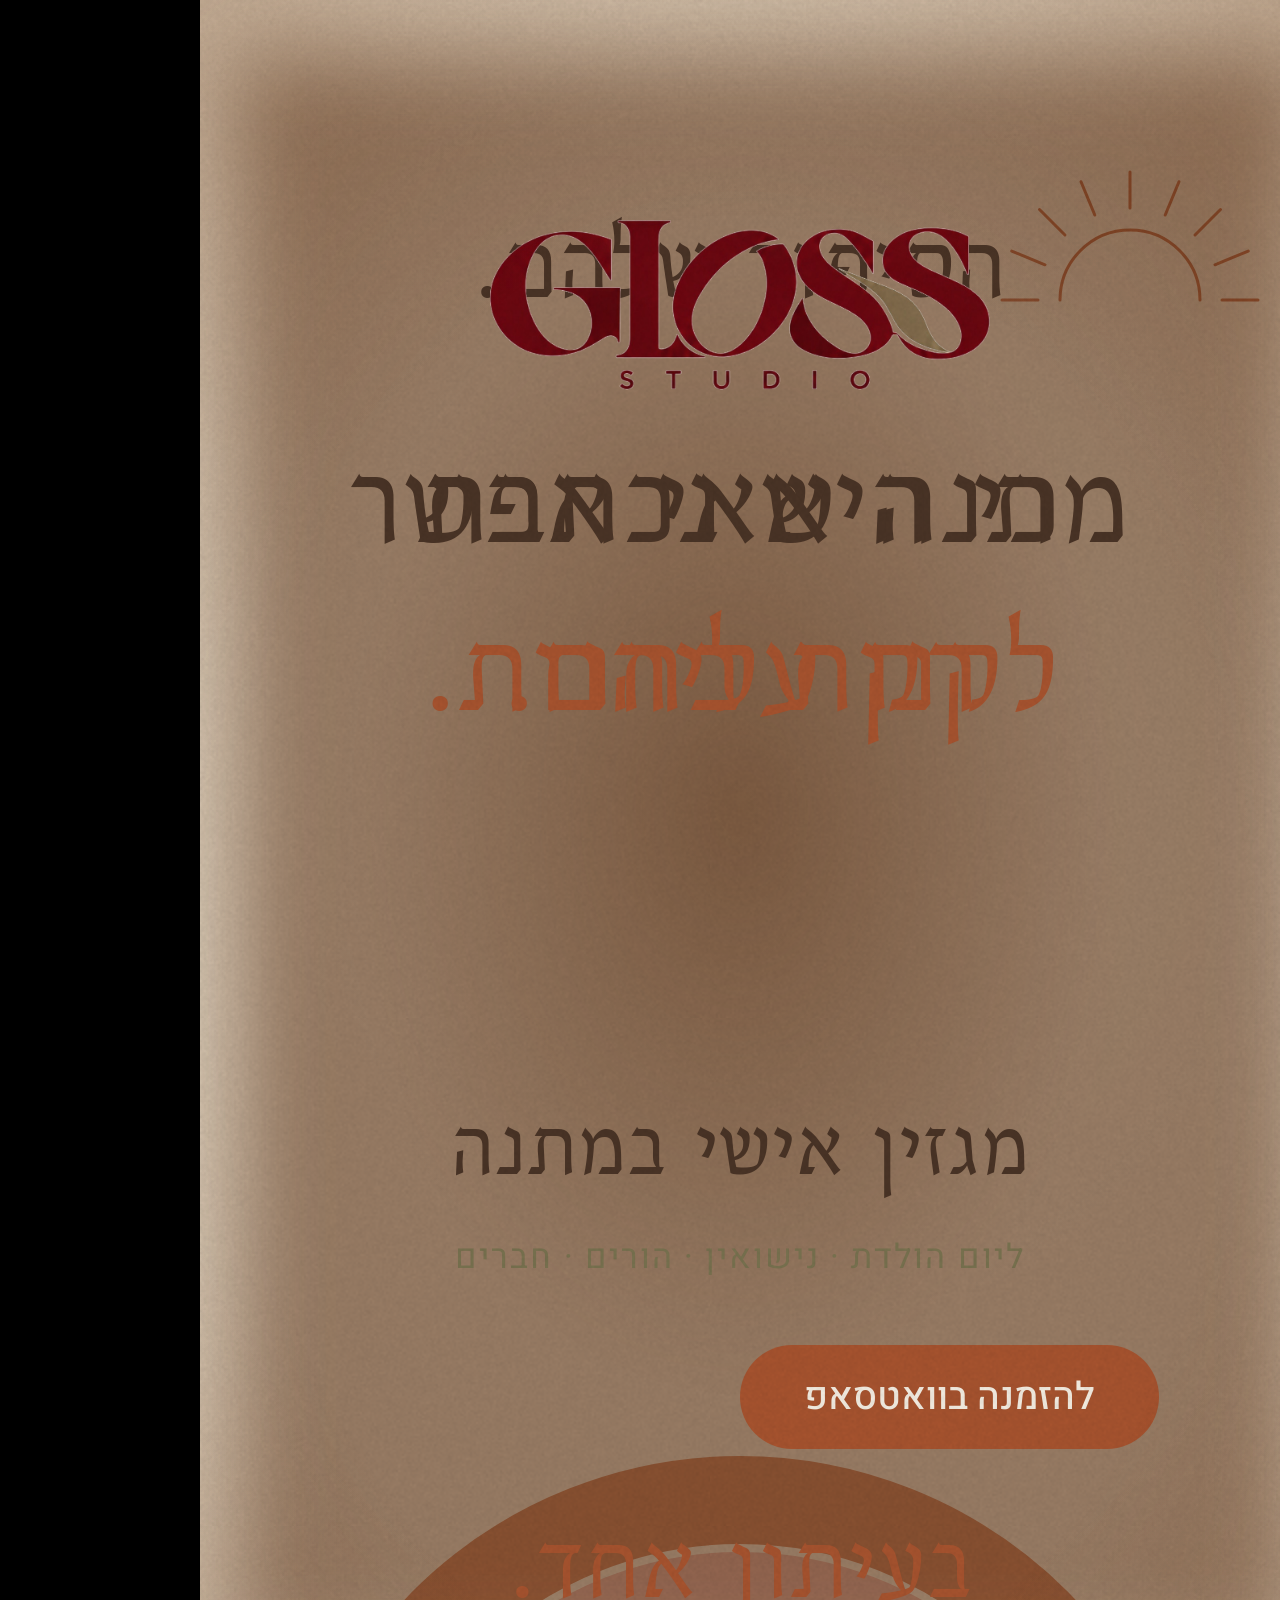
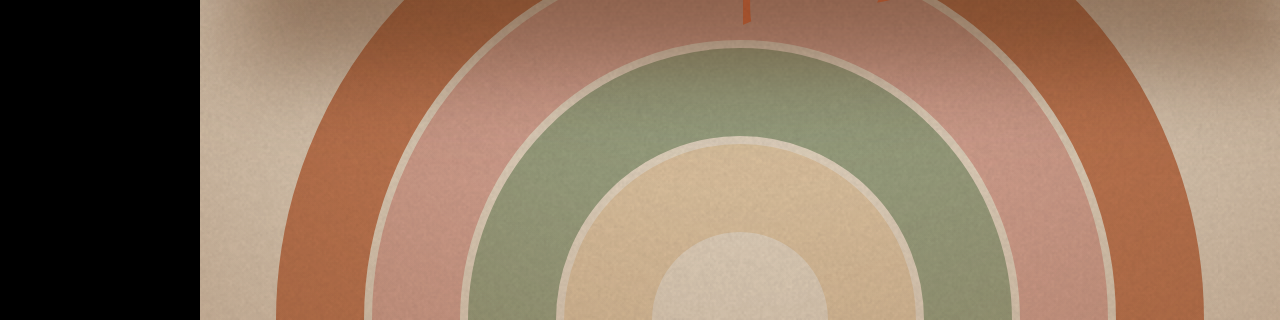
<file: video_brand/index.html>
<!doctype html>
<html lang="he" dir="rtl">
<head>
<meta charset="utf-8">
<title>GLOSS | A Gift You Can't Buy</title>
<link rel="stylesheet" href="assets/fonts/fonts.css">
<style>
:root{--sand:#E8DBC7;--cream:#F7F0E4;--terra:#C47A55;--terraD:#A9542F;--rose:#D9A797;--sage:#9BA585;--cocoa:#4A3426;--olive:#7A7350}
*{box-sizing:border-box;margin:0;padding:0}
html,body{width:1080px;height:1920px;overflow:hidden;background:#000}
#stage{position:relative;width:1080px;height:1920px;overflow:hidden;background:var(--sand);color:var(--cocoa);-webkit-font-smoothing:antialiased;font-family:Heebo,sans-serif}
.abs{position:absolute}.layer{position:absolute;inset:0;overflow:hidden}.p3{transform-style:preserve-3d}
.mask{overflow:hidden;display:inline-block;vertical-align:top;padding:0 .05em .08em}.mask>span{display:inline-block}
#studio{position:absolute;inset:0;background:var(--sand)}
#studioLight{position:absolute;inset:0;background:radial-gradient(ellipse 70% 45% at 55% 40%,rgba(255,246,228,.6),rgba(255,246,228,0) 70%),radial-gradient(ellipse 120% 80% at 50% 50%,rgba(0,0,0,0) 45%,rgba(120,70,35,.26) 100%)}
#L3d{perspective:2400px;perspective-origin:540px 960px}
#world{position:absolute;inset:0}
.obj{position:absolute;left:0;top:0;width:1080px;height:1620px;transform-origin:0 0}
.face{position:absolute;left:0;top:0;width:1080px;height:1620px;backface-visibility:hidden}
.edge{position:absolute;background:repeating-linear-gradient(90deg,#f3ece0 0 2px,#ddd1bf 2px 3px)}
.edgeH{position:absolute;background:repeating-linear-gradient(0deg,#f3ece0 0 2px,#ddd1bf 2px 3px)}
#floorShadow{position:absolute;left:0;top:0;width:1080px;height:1620px;background:radial-gradient(ellipse 50% 50% at 50% 50%,rgba(90,50,20,.5),rgba(0,0,0,0) 70%);filter:blur(22px);transform-origin:50% 50%}
.strip{position:absolute;top:0;height:1620px;transform-style:preserve-3d;transform-origin:100% 50%}
.strip>.sf,.strip>.sb{position:absolute;left:0;top:0;height:1620px;backface-visibility:hidden;background-repeat:no-repeat}
.strip>.sb{transform:rotateY(180deg);background:linear-gradient(90deg,#efe6d6,#f8f1e5)}
.sh{position:absolute;inset:0}
#sheen{position:absolute;left:0;top:0;width:1080px;height:1620px;pointer-events:none;mix-blend-mode:soft-light;background:linear-gradient(105deg,rgba(255,255,255,0) 38%,rgba(255,255,255,.25) 45%,rgba(255,255,255,.9) 50%,rgba(255,255,255,.25) 55%,rgba(255,255,255,0) 62%);background-size:300% 100%;background-repeat:no-repeat;transform:translateZ(1.2px)}
.bell{font-family:Bellefair,serif;font-weight:400;line-height:1.04;text-align:center;left:0;right:0;color:var(--cocoa)}
#endCta{left:50%;top:1345px;background:var(--terraD);color:var(--cream);font-weight:500;font-size:38px;padding:24px 64px;border-radius:999px;white-space:nowrap;overflow:hidden}
#ctaShine{position:absolute;inset:0;background:linear-gradient(105deg,transparent 35%,rgba(255,255,255,.5) 50%,transparent 65%);background-size:300% 100%}
#grain{position:absolute;inset:0;width:1080px;height:1920px;mix-blend-mode:multiply;opacity:.10;pointer-events:none}
#vig{position:absolute;inset:0;pointer-events:none;background:radial-gradient(ellipse 85% 70% at 50% 50%,rgba(0,0,0,0) 55%,rgba(110,60,25,.2) 100%)}
</style>
</head>
<body>
<div id="stage">
  <div class="layer" id="L3d">
    <div id="studio">
      <svg id="boho" width="1080" height="1920" style="position:absolute;left:0;top:0">
        <path id="archWin" d="M 150 1700 L 150 700 A 390 390 0 0 1 930 700 L 930 1700 Z" fill="#D9A797" opacity="0"/>
        <path id="archWin2" d="M 230 1700 L 230 760 A 310 310 0 0 1 850 760 L 850 1700 Z" fill="#C47A55" opacity="0"/>
        <g id="rainbow" fill="none"></g>
        <g id="sun" fill="none" stroke="#B5603E" stroke-width="3" stroke-linecap="round"><path d="M 860 300 A 70 70 0 0 1 1000 300"/><g id="rays"></g></g>
        <g id="dots"></g>
      </svg>
      <div id="studioLight"></div>
    </div>
    <div id="world" class="p3">
      <div id="floorShadow"></div>
      <div id="mag" class="obj p3">
        <div id="magDrop" style="position:absolute;left:30px;top:50px;width:1080px;height:1620px;background:rgba(90,48,20,.55);filter:blur(46px);transform:translateZ(-40px)"></div>
        <img class="face" src="assets/pages/b-8.jpg" style="transform:translateZ(-14px) rotateY(180deg)">
        <div class="edge" style="left:0;top:0;width:14px;height:1620px;transform-origin:0 0;transform:rotateY(90deg)"></div>
        <div class="edge" style="left:1080px;top:0;width:14px;height:1620px;transform-origin:0 0;transform:rotateY(90deg)"></div>
        <div class="edgeH" style="left:0;top:0;width:1080px;height:14px;transform-origin:0 0;transform:rotateX(-90deg)"></div>
        <div class="edgeH" style="left:0;top:1620px;width:1080px;height:14px;transform-origin:0 0;transform:rotateX(-90deg)"></div>
        <div id="under" class="face"></div>
        <div id="underShade" style="position:absolute;left:0;top:0;width:1080px;height:1620px;transform:translateZ(.2px)"></div>
        <div id="leafWrap" class="p3" style="position:absolute;left:0;top:0;width:1080px;height:1620px;transform:translateZ(.6px)"></div>
        <div id="sheen"></div>
      </div>
    </div>
  </div>
  <div class="layer" id="Ltype" style="pointer-events:none">
    <div id="h1" class="abs bell" style="top:420px;font-size:150px"><span class="mask"><span>מתנה שאי אפשר</span></span><br><span class="mask"><span style="color:var(--terraD)">לקנות בחנות.</span></span></div>
    <div id="h2" class="abs bell" style="top:420px;font-size:150px"><span class="mask"><span>כי היא נכתבת</span></span><br><span class="mask"><span style="color:var(--terraD)">רק עליהם.</span></span></div>
    <div id="s1" class="abs bell" style="top:200px;font-size:120px"><span class="mask"><span>הסיפור שלהם.</span></span></div>
    <div id="s2" class="abs bell" style="top:1500px;font-size:120px;color:var(--terraD)"><span class="mask"><span>בעיתון אחד.</span></span></div>
    <img id="endLogo" class="abs" src="assets/gloss-logo.png" style="left:290px;top:220px;width:500px">
    <div id="e1" class="abs bell" style="top:1090px;font-size:104px"><span class="mask"><span>מגזין אישי במתנה</span></span></div>
    <div id="e2" class="abs" style="left:0;right:0;top:1232px;text-align:center;font-size:34px;letter-spacing:.06em;color:var(--olive)">ליום הולדת · נישואין · הורים · חברים</div>
    <div id="endCta" class="abs">להזמנה בוואטסאפ<div id="ctaShine"></div></div>
  </div>
  <img id="grain" src="assets/grain0.png"><div id="vig"></div>
</div>
<script src="pages.js"></script>
<script>
const BPM=120,B=60/BPM,FPS=30,T=b=>b*B;
const $=id=>document.getElementById(id);
const clamp=(x,a=0,b=1)=>Math.min(b,Math.max(a,x)),seg=(t,a,b)=>clamp((t-a)/(b-a)),lerp=(a,b,p)=>a+(b-a)*p;
const E={outExpo:p=>p>=1?1:1-Math.pow(2,-10*p),inExpo:p=>p<=0?0:Math.pow(2,10*p-10),outCubic:p=>1-Math.pow(1-p,3),inCubic:p=>p*p*p,
 inOutCubic:p=>p<.5?4*p*p*p:1-Math.pow(-2*p+2,3)/2,outQuart:p=>1-Math.pow(1-p,4),inOutQuart:p=>p<.5?8*p*p*p*p:1-Math.pow(-2*p+2,4)/2,inOutSine:p=>-(Math.cos(Math.PI*p)-1)/2,
 outBack:p=>{const c1=1.5,c3=c1+1;return 1+c3*Math.pow(p-1,3)+c1*Math.pow(p-1,2)}};
const show=(el,v)=>{el.style.display=v?'':'none'};
function maskReveal(el,t,t0,st=0.06,dur=0.5,out=null,od=0.3){el.querySelectorAll('.mask>span').forEach((s,i)=>{let p=E.outExpo(seg(t,t0+i*st,t0+i*st+dur));let y=(1-p)*112;if(out!=null)y-=E.inCubic(seg(t,out+i*.04,out+i*.04+od))*112;s.style.transform=`translateY(${y}%)`;});}
const objTf=s=>`translate3d(${s.x}px,${s.y}px,${s.z||0}px) rotateZ(${s.rz||0}deg) rotateX(${s.rx||0}deg) rotateY(${s.ry||0}deg) scale(${s.s??1}) translate(-540px,-810px)`;
const mix=(a,b,p)=>{const o={};for(const k in b)o[k]=lerp(a[k]??0,b[k],p);return o;};

/* ---------- boho studio ---------- */
(function(){
  const cols=['#C47A55','#D9A797','#9BA585','#E2C9A6']; let h='';
  cols.forEach((c,i)=>{const r=420-i*96; h+=`<path class="rb" d="M ${540-r} 1920 A ${r} ${r} 0 0 1 ${540+r} 1920" stroke="${c}" stroke-width="88"/>`;});
  $('rainbow').innerHTML=h;
  let r='';for(let i=0;i<9;i++){const a=Math.PI*(i/8);r+=`<line x1="${930-Math.cos(a)*92}" y1="${300-Math.sin(a)*92}" x2="${930-Math.cos(a)*128}" y2="${300-Math.sin(a)*128}"/>`;} $('rays').innerHTML=r;
  let d='';for(let i=0;i<14;i++){d+=`<circle cx="${80+i*2}" cy="${700+i*60}" r="4" fill="#A9542F" opacity=".35"/>`;} $('dots').innerHTML='';
  document.querySelectorAll('#boho .rb,#sun path,#sun line').forEach(p=>{const L=p.getTotalLength();p.style.strokeDasharray=L;p.dataset.L=L;});
})();
function studio(t){
  const dk=E.inOutCubic(seg(t,T(4.2),T(5.6)))*(1-E.inOutCubic(seg(t,T(25.6),T(27))));
  $('studio').style.background=`rgb(${Math.round(lerp(232,214,dk))},${Math.round(lerp(219,190,dk))},${Math.round(lerp(199,163,dk))})`;
  const rbs=document.querySelectorAll('#boho .rb');
  rbs.forEach((p,i)=>{const L=+p.dataset.L;let v;
    if(t<T(5)) v=E.outCubic(seg(t,0.05+i*.1,0.9+i*.1))*(1-E.inCubic(seg(t,T(3.8)+i*.04,T(4.6)+i*.04)));
    else v=E.outCubic(seg(t,T(27)+i*.1,T(28.6)+i*.1));
    p.style.strokeDashoffset=L*(1-v);});
  $('rainbow').setAttribute('transform',`translate(0 ${t>=T(26)?170:0})`);
  document.querySelectorAll('#sun path,#sun line').forEach((p,i)=>{const L=+p.dataset.L;const v=t<T(5)?E.outCubic(seg(t,.3+i*.04,1+i*.04))*(1-seg(t,T(3.8),T(4.4))):E.outCubic(seg(t,T(27.4)+i*.04,T(28.4)+i*.04));p.style.strokeDashoffset=L*(1-v);});
  $('sun').setAttribute('transform',`rotate(${t*5} 930 300)${t>=T(26)?' translate(-40 -60)':''}`);
  const aw = t<T(4.4)?0 : t<T(22)? E.outCubic(seg(t,T(4.6),T(6))) : t<T(26)? 1-seg(t,T(22),T(23)) : E.outCubic(seg(t,T(26.5),T(28)));
  const sc = t>=T(26)?0.66:1, ay=t>=T(26)?-260:0;
  ['archWin','archWin2'].forEach((id,i)=>{$(id).setAttribute('opacity',[0.55,0.35][i]*aw);$(id).setAttribute('transform',`translate(540 ${1200+ay}) scale(${sc}) translate(-540 -1200)`);});
}

/* ---------- live pages under the leaf ---------- */
const LIVE=[];for(let k=0;k<=8;k++){const el=buildPage(k);el.style.display='none';$('under').appendChild(el);LIVE.push(el);}
let curK=-1;function setUnder(k){if(curK===k)return;if(curK>=0)LIVE[curK].style.display='none';LIVE[k].style.display='';curK=k;}

/* ---------- curling leaf (from v2 engine) ---------- */
const NS=22,WS=1080/NS,strips=[];
(function(){let parent=$('leafWrap');for(let k=0;k<NS;k++){const s=document.createElement('div');s.className='strip';s.style.width=WS+'px';s.style.left=k===0?(1080-WS)+'px':(-WS)+'px';
 const f=document.createElement('div');f.className='sf';f.style.width=(WS+1.2)+'px';f.style.left='-0.6px';f.style.backgroundSize='1080px 1620px';f.style.backgroundPosition=`${-(1080-(k+1)*WS)+0.6}px 0`;
 const fs=document.createElement('div');fs.className='sh';f.appendChild(fs);const b=document.createElement('div');b.className='sb';b.style.width=(WS+1.2)+'px';b.style.left='-0.6px';const bs=document.createElement('div');bs.className='sh';b.appendChild(bs);
 s.appendChild(f);s.appendChild(b);parent.appendChild(s);strips.push({s,f,fs,b,bs});parent=s;}})();
let leafSrc=null;
function setLeaf(src,p,curl=90){const wrap=$('leafWrap');
  if(src==null||p<=0.0001||p>=0.9999){wrap.style.display='none';$('underShade').style.background='none';return;}
  wrap.style.display='';if(leafSrc!==src){strips.forEach(o=>o.f.style.backgroundImage=`url(${src})`);leafSrc=src;}
  const th=180*p,Bc=Math.sin(Math.PI*p)*curl;let ws=0;const w=[];for(let k=0;k<NS;k++){const v=Math.pow((k+1)/NS,1.6);w.push(v);ws+=v;}
  let cum=0;for(let k=0;k<NS;k++){let d=k===0?th+Bc*w[0]/ws:Bc*w[k]/ws;if(cum+d>179.2)d=179.2-cum;cum+=d;const o=strips[k];o.s.style.transform=`rotateY(${d.toFixed(3)}deg)`;
    const c=Math.cos(cum*Math.PI/180);const dark=clamp(.45*(1-Math.abs(c)),0,.5);const spec=Math.max(0,Math.cos((cum-32)*Math.PI/180*3))*(cum<70?.25:0);
    o.fs.style.background=`rgba(60,30,10,${dark.toFixed(3)})`;o.fs.style.boxShadow=spec>.01?`inset 0 0 0 999px rgba(255,248,235,${spec.toFixed(3)})`:'none';o.bs.style.background=`rgba(60,30,10,${clamp(.4*(1-Math.abs(c)),0,.45).toFixed(3)})`;}
  const a=Math.sin(Math.PI*p),pr=p*100;$('underShade').style.background=`linear-gradient(90deg,rgba(0,0,0,0) ${Math.max(0,pr*.9-30)}%,rgba(70,35,10,${.35*a}) ${Math.max(0,pr*.9)}%,rgba(70,35,10,${.1*a}) 100%)`;}

/* ---------- camera per page ---------- */
const CAM={
 0:{x:540,y:990,s:.8,rx:6,ry:-14,rz:-2},
 1:{x:540,y:970,s:.86,rx:4,ry:-10,rz:-1},
 2:{x:560,y:1000,s:1.0,rx:10,ry:8,rz:2},
 3:{x:540,y:1040,s:.84,rx:24,ry:0,rz:-3},
 4:{x:520,y:960,s:.92,rx:0,ry:-16,rz:1},
 5:{x:540,y:1120,s:1.08,rx:6,ry:4,rz:0},
 6:{x:560,y:980,s:.9,rx:12,ry:14,rz:2},
 7:{x:540,y:960,s:.88,rx:0,ry:0,rz:0},
};
const FLIP0=8; // beat of first flip
function render(t){
  $('grain').src=`assets/grain${Math.floor(t*FPS)%6}.png`;
  studio(t);
  const mag=$('mag'); let st; let sheenA=-1;
  setLeaf(null,0); $('floorShadow').style.opacity=0;
  /* HOOK -> COVER */
  if(t<T(FLIP0)){
    setUnder(0); animPage(LIVE[0],0,seg(t,T(4.6),T(7.6)),t);
    const q=E.outQuart(seg(t,T(3.9),T(5.4)));
    const sway=Math.sin(t*1.6)*1.5;
    st=mix({x:620,y:2700,z:500,s:.8,rx:-50,ry:40,rz:24},{...CAM[0],ry:CAM[0].ry+sway},q);
    if(t>=T(7.4)) st=mix(st,CAM[1],E.inOutCubic(seg(t,T(7.4),T(8.4))));
    show(mag,t>=T(3.9));
    const sw=seg(t,T(6.6),T(7.8)); if(sw>0&&sw<1) sheenA=sw;
  }
  /* FLIPS */
  else if(t<T(22)){
    const k=Math.min(7,1+Math.floor((t/B-FLIP0)/2)); const b0=FLIP0+(k-1)*2;
    const p=E.inOutCubic(seg(t,T(b0),T(b0+0.85)));
    setUnder(k); animPage(LIVE[k],k,seg(t,T(b0+0.45),T(b0+2.1)),t);
    setLeaf(`assets/pages/b-${k-1}.jpg`,p,95);
    const prev=CAM[k-1]??CAM[1]; const from = k===1? CAM[1] : prev;
    const c=E.inOutCubic(seg(t,T(b0),T(b0+1.0)));
    const drift=seg(t,T(b0+1),T(b0+2));
    st=mix(from,CAM[k],c); st.ry+=drift*2; st.s*=1+drift*.02;
    show(mag,true);
  }
  /* SPIN: back cover, then front cover again */
  else if(t<T(26)){
    setUnder(t<T(23.2)?7:0); animPage(LIVE[0],0,1,t); if(t<T(23.2)) animPage(LIVE[7],7,1,t);
    const r1=E.inOutCubic(seg(t,T(22),T(23.6))), r2=E.inOutCubic(seg(t,T(24.4),T(25.9)));
    st=mix(CAM[7],{x:540,y:960,s:.62,rx:6,ry:180,rz:-2},r1);
    if(t>=T(24.4)) st=mix(st,{x:540,y:960,s:.62,rx:4,ry:360,rz:0},r2);
    const sw=seg(t,T(23.3),T(24.4)); if(sw>0&&sw<1) sheenA=sw;
  }
  /* END */
  else{
    setUnder(0); animPage(LIVE[0],0,1,t);
    const k=E.inOutQuart(seg(t,T(26),T(27.4))); const fl=seg(t,T(27.4),T(36.5));
    st=mix({x:540,y:960,s:.62,rx:4,ry:360,rz:0},{x:540,y:700,s:.34,rx:6-2*fl,ry:360-14+24*E.inOutSine(fl),rz:-2+2*fl},k);
    const sw=seg(t,T(30),T(31.6)); if(sw>0&&sw<1) sheenA=sw;
  }
  if(t>=T(8)) show(mag,true);
  mag.style.transform=objTf(st);
  $('floorShadow').style.opacity=clamp(.8*seg(t,T(4.5),T(5.5)));
  $('floorShadow').style.transform=`translate3d(${st.x-540}px,${st.y-960+150+1620*st.s*.55}px,-60px) scale(${st.s*.92},${st.s*.12})`;
  $('sheen').style.opacity=sheenA>=0?Math.sin(Math.PI*sheenA):0; if(sheenA>=0)$('sheen').style.backgroundPosition=`${lerp(130,-30,E.inOutCubic(sheenA))}% 0`;
  /* type */
  show($('h1'),t<T(2.8)); show($('h2'),t>T(2.3)&&t<T(4.4));
  maskReveal($('h1'),t,-1.2+0,0.25,0.5,T(2.3)); $('h1').querySelectorAll('.mask>span')[1].style.transform=`translateY(${(1-E.outExpo(seg(t,T(0.6),T(1.4))))*112 - E.inCubic(seg(t,T(2.34),T(2.94)))*112}%)`;
  maskReveal($('h2'),t,T(2.5),0.12,0.55,T(3.8));
  show($('s1'),t>T(22.3)&&t<T(26.2)); show($('s2'),t>T(22.8)&&t<T(26.2));
  maskReveal($('s1'),t,T(22.4),0.05,0.55,T(25.6)); maskReveal($('s2'),t,T(22.9),0.05,0.55,T(25.7));
  const eOn=t>=T(26.6); ['endLogo','e1','e2','endCta'].forEach(id=>show($(id),eOn));
  if(eOn){const l=E.outExpo(seg(t,T(26.8),T(28.2)));$('endLogo').style.opacity=l;$('endLogo').style.transform=`translateY(${(1-l)*30}px) scale(${lerp(1.06,1,l)})`;
    maskReveal($('e1'),t,T(27.6),0.1,0.7);
    const s2=E.outCubic(seg(t,T(28.4),T(29.4)));$('e2').style.opacity=s2;$('e2').style.transform=`translateY(${(1-s2)*16}px)`;
    const c=E.outBack(seg(t,T(29.2),T(30.2)));$('endCta').style.opacity=clamp(c*1.6);$('endCta').style.transform=`translateX(-50%) scale(${lerp(.8,1,c)})`;
    const sh=seg(t,T(32),T(33.4));$('ctaShine').style.backgroundPosition=`${lerp(130,-30,sh)}% 0`;$('ctaShine').style.opacity=sh>0&&sh<1?1:0;}
}
window.FAST=[[T(3.9),T(5.4),10],...[0,1,2,3,4,5,6].map(i=>[T(FLIP0+i*2),T(FLIP0+i*2+0.9),6]),[T(22),T(23.6),8],[T(24.4),T(25.9),8],[T(26),T(27.4),6]];
window.DURATION=T(36)+0.4; window.render=render;
window.ready=(async()=>{
  for(const f of['400 150px Bellefair','700 300px Karantina','400 60px "Playpen Sans Hebrew"','400 30px Heebo','500 38px Heebo','700 40px Heebo','italic 500 60px "Bodoni Moda"'])await document.fonts.load(f,'אבגabc01');
  await document.fonts.ready;await Promise.all([...document.images].map(i=>i.decode().catch(()=>{})));
  for(let k=0;k<=8;k++){const im=new Image();im.src=`assets/pages/b-${k}.jpg`;await im.decode();}
  for(let k=0;k<6;k++){const im=new Image();im.src=`assets/grain${k}.png`;await im.decode();}
  render(0);return true;})();
</script>
</body></html>
</file>
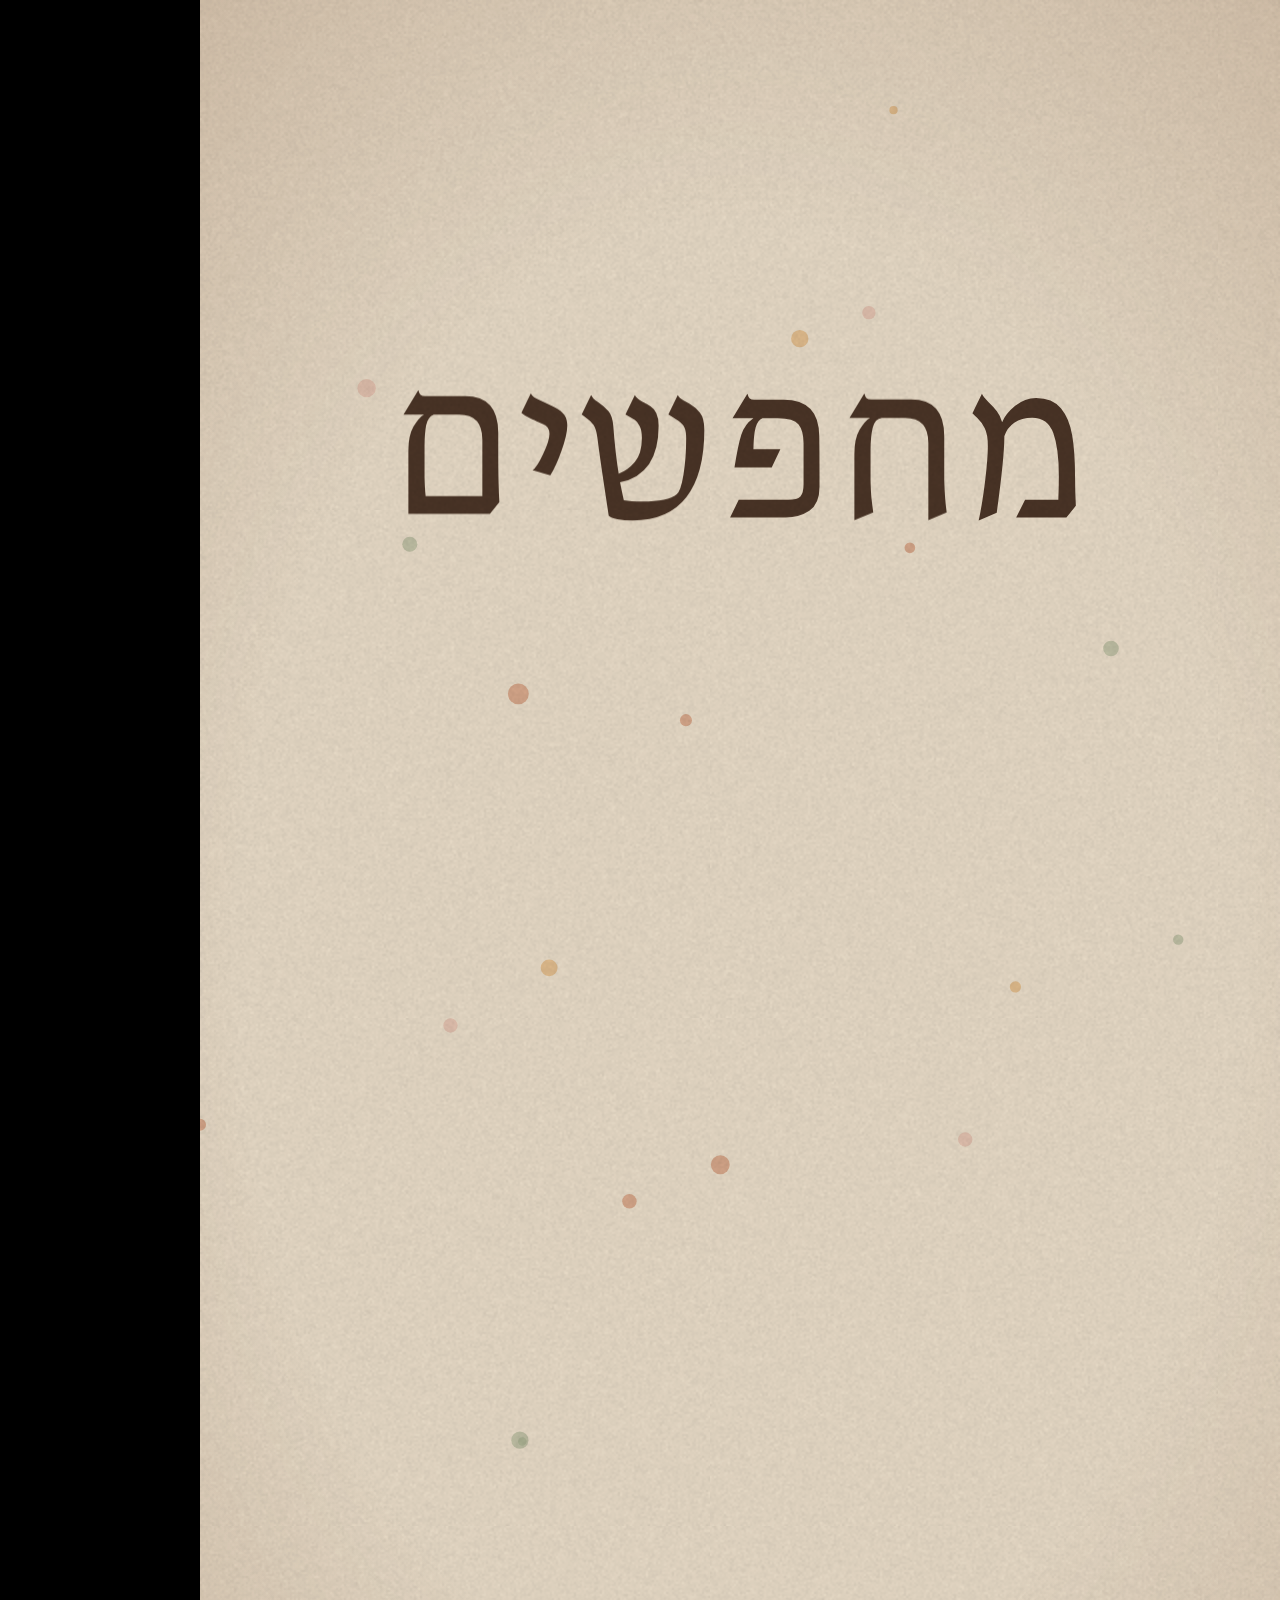
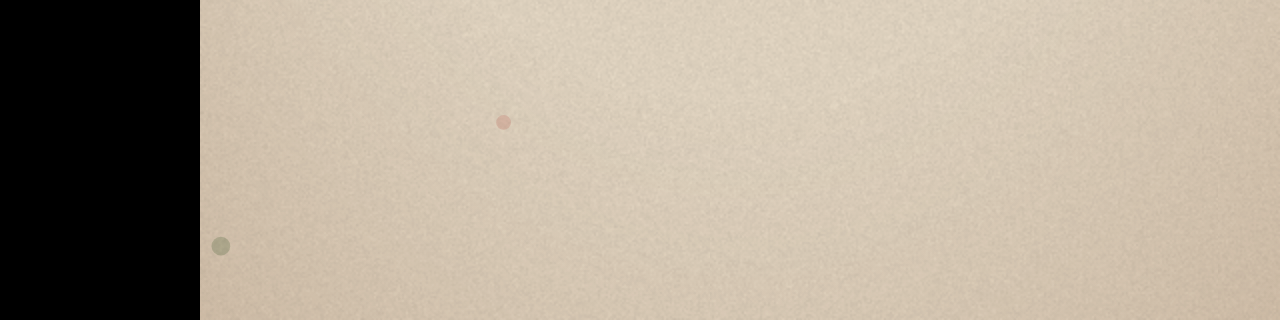
<file: video_gift/index.html>
<!doctype html>
<html lang="he" dir="rtl">
<head>
<meta charset="utf-8">
<title>GLOSS | Looking for a gift?</title>
<link rel="stylesheet" href="assets/fonts/fonts.css">
<style>
:root{--sand:#E8DBC7;--cream:#F7F0E4;--terra:#C47A55;--terraD:#A9542F;--rose:#D9A797;--sage:#9BA585;--ochre:#D9A05B;--cocoa:#4A3426;--olive:#7A7350}
*{box-sizing:border-box;margin:0;padding:0}
html,body{width:1080px;height:1920px;overflow:hidden;background:#000}
#stage{position:relative;width:1080px;height:1920px;overflow:hidden;background:var(--sand);color:var(--cocoa);-webkit-font-smoothing:antialiased;font-family:Heebo,sans-serif}
.abs{position:absolute}.layer{position:absolute;inset:0;overflow:hidden}
.bell{font-family:Bellefair,serif;font-weight:400;line-height:1.02;text-align:center;left:0;right:0}
.kara{font-family:Karantina,sans-serif;font-weight:700;line-height:.86;text-align:center;left:0;right:0}
.hand{font-family:'Playpen Sans Hebrew',cursive}
.w{display:inline-block;will-change:transform}
svg{overflow:visible}
.ln{fill:none;stroke-linecap:round;stroke-linejoin:round}
#grain{position:absolute;inset:0;width:1080px;height:1920px;mix-blend-mode:multiply;opacity:.11;pointer-events:none}
#vig{position:absolute;inset:0;pointer-events:none;background:radial-gradient(ellipse 85% 70% at 50% 50%,rgba(0,0,0,0) 55%,rgba(110,60,25,.18) 100%)}
#cta{left:50%;top:1330px;background:var(--terraD);color:var(--cream);font-weight:500;font-size:40px;padding:26px 66px;border-radius:999px;white-space:nowrap;overflow:hidden}
#ctaShine{position:absolute;inset:0;background:linear-gradient(105deg,transparent 35%,rgba(255,255,255,.5) 50%,transparent 65%);background-size:300% 100%}
.stripe{background:repeating-linear-gradient(180deg,#C47A55 0 34px,#D9A797 34px 68px,#9BA585 68px 102px,#D9A05B 102px 136px);-webkit-background-clip:text;background-clip:text;color:transparent}
</style>
</head>
<body>
<div id="stage">
  <!-- background + all vector art -->
  <svg id="art" class="abs" width="1080" height="1920" style="left:0;top:0">
    <rect id="bg" width="1080" height="1920" fill="#E8DBC7"/>
    <!-- floating decor -->
    <g id="decor"></g>
    <!-- S1 gift box (line art) -->
    <g id="gift" transform="translate(540 1230)">
      <g id="giftBody">
        <rect class="ln d" x="-170" y="-60" width="340" height="280" rx="10" stroke="#4A3426" stroke-width="7"/>
        <path class="ln d" d="M 0 -60 L 0 220" stroke="#C47A55" stroke-width="12"/>
      </g>
      <g id="giftLid">
        <rect class="ln d" x="-200" y="-130" width="400" height="70" rx="10" stroke="#4A3426" stroke-width="7"/>
        <path class="ln d" d="M 0 -130 L 0 -60" stroke="#C47A55" stroke-width="12"/>
        <path class="ln d" d="M 0 -132 C -40 -230, -150 -200, -90 -150 C -60 -128, -20 -130, 0 -132 C 20 -130, 60 -128, 90 -150 C 150 -200, 40 -230, 0 -132" stroke="#C47A55" stroke-width="9"/>
      </g>
      <g id="giftPop">
        <path class="ln rbp" d="M -150 -150 A 150 150 0 0 1 150 -150" stroke="#C47A55" stroke-width="30"/>
        <path class="ln rbp" d="M -110 -150 A 110 110 0 0 1 110 -150" stroke="#D9A797" stroke-width="30"/>
        <path class="ln rbp" d="M -70 -150 A 70 70 0 0 1 70 -150" stroke="#9BA585" stroke-width="30"/>
      </g>
    </g>
    <!-- S2 three tired gifts -->
    <g id="i1" transform="translate(540 1150)"><!-- flowers in a vase -->
      <path class="ln d" d="M -70 40 C -90 120, -80 200, -40 240 L 40 240 C 80 200, 90 120, 70 40 Z" stroke="#4A3426" stroke-width="7"/>
      <path class="ln d" d="M 0 40 C 0 -40, -10 -90, -60 -150 M 0 40 C 5 -30, 20 -100, 50 -170 M 0 40 C -5 -10, 30 -40, 90 -80" stroke="#7A7350" stroke-width="6"/>
      <circle class="ln d" cx="-60" cy="-170" r="26" stroke="#C47A55" stroke-width="7"/><circle class="ln d" cx="52" cy="-195" r="26" stroke="#D9A797" stroke-width="7"/><circle class="ln d" cx="105" cy="-95" r="24" stroke="#D9A05B" stroke-width="7"/>
    </g>
    <g id="i2" transform="translate(540 1150)"><!-- gift card -->
      <rect class="ln d" x="-190" y="-110" width="380" height="240" rx="22" stroke="#4A3426" stroke-width="7"/>
      <path class="ln d" d="M -190 -40 L 190 -40" stroke="#C47A55" stroke-width="7"/>
      <path class="ln d" d="M -130 60 L -40 60 M -130 92 L -80 92" stroke="#7A7350" stroke-width="7"/>
      <circle class="ln d" cx="110" cy="62" r="34" stroke="#D9A05B" stroke-width="7"/>
    </g>
    <g id="i3" transform="translate(540 1150)"><!-- drawer -->
      <rect class="ln d" x="-200" y="-140" width="400" height="320" rx="12" stroke="#4A3426" stroke-width="7"/>
      <path class="ln d" d="M -200 20 L 200 20" stroke="#4A3426" stroke-width="7"/>
      <path class="ln d" d="M -40 -60 L 40 -60 M -40 100 L 40 100" stroke="#C47A55" stroke-width="10"/>
      <g id="drawerOut"><rect class="ln d" x="-180" y="-30" width="360" height="110" rx="8" stroke="#9BA585" stroke-width="7"/><path class="ln d" d="M -30 25 L 30 25" stroke="#9BA585" stroke-width="10"/></g>
    </g>
    <path id="xout" class="ln" d="M 120 0 C 300 -40, 520 30, 700 -20 C 800 -45, 880 -10, 960 -30" stroke="#A9542F" stroke-width="16"/>
    <!-- S3 arch wipe + sun -->
    <path id="wipeArch" d="M -200 3800 L -200 1960 A 740 740 0 0 1 1280 1960 L 1280 3800 Z" fill="#C47A55"/>
    <g id="sun3"><circle id="sunDisc" cx="540" cy="1500" r="190" fill="#D9A05B"/><g id="sunRays" class="ln" stroke="#F7F0E4" stroke-width="7"></g></g>
    <!-- S4 window arch -->
    <circle id="wipeCirc" cx="540" cy="1500" r="0" fill="#F7F0E4"/>
    <path id="win4" d="M 150 1700 L 150 760 A 390 390 0 0 1 930 760 L 930 1700 Z" fill="#E8DBC7"/>
    <g id="spark4" class="ln" stroke="#C47A55" stroke-width="6"></g>
    <!-- S5 steps -->
    <path id="stepPath" class="ln" d="M 880 470 C 1000 640, 760 700, 880 880 C 1000 1060, 760 1120, 880 1290" stroke="#A9542F" stroke-width="5" stroke-dasharray="2 18"/>
    <g id="st1" transform="translate(880 470)"><circle r="95" fill="#D9A797"/><rect class="ln d" x="-45" y="-58" width="90" height="116" rx="8" stroke="#4A3426" stroke-width="6"/><path class="ln d" d="M -20 -58 L -20 -70 L 20 -70 L 20 -58 M -28 -20 L -18 -10 L 0 -32 M 8 -20 L 30 -20 M -28 18 L -18 28 L 0 6 M 8 18 L 30 18" stroke="#4A3426" stroke-width="6"/></g>
    <g id="st2" transform="translate(880 880)"><circle r="95" fill="#9BA585"/><rect class="ln d" x="-58" y="-40" width="84" height="84" rx="4" stroke="#4A3426" stroke-width="6" transform="rotate(-10)"/><rect class="ln d" x="-18" y="-50" width="84" height="84" rx="4" stroke="#4A3426" stroke-width="6" transform="rotate(8)"/><path class="ln d" d="M -5 25 L 18 0 L 35 18 L 48 6 L 62 22" stroke="#4A3426" stroke-width="5"/><circle class="ln d" cx="45" cy="-22" r="9" stroke="#4A3426" stroke-width="5"/></g>
    <g id="st3" transform="translate(880 1290)"><circle r="95" fill="#D9A05B"/><path class="ln d" d="M -40 45 L -20 -10 L 25 -50 L 45 -30 L 5 15 Z M -40 45 L -10 18" stroke="#4A3426" stroke-width="6"/><path class="ln d" d="M 40 30 L 40 60 M 25 45 L 55 45 M -48 -40 L -48 -20 M -58 -30 L -38 -30" stroke="#F7F0E4" stroke-width="6"/></g>
    <g id="plane"><path class="ln" d="M 0 0 L 90 -40 L 50 40 L 38 8 Z M 38 8 L 90 -40" stroke="#A9542F" stroke-width="6" fill="#F7F0E4"/></g>
    <!-- S6 rose arch + slot -->
    <path id="wipe6" d="M -200 3800 L -200 1960 A 740 740 0 0 1 1280 1960 L 1280 3800 Z" fill="#D9A797"/>
    <path id="arch6" d="M 190 1460 L 190 860 A 350 350 0 0 1 890 860 L 890 1460 Z" fill="#F7F0E4"/>
    <!-- S7 cream + rainbow -->
    <path id="wipe7" d="M -200 3800 L -200 1960 A 740 740 0 0 1 1280 1960 L 1280 3800 Z" fill="#F7F0E4"/>
    <g id="rb7"></g>
    <g id="sun7" class="ln" stroke="#B5603E" stroke-width="4"><path d="M 860 330 A 70 70 0 0 1 1000 330"/><g id="rays7"></g></g>
  </svg>

  <!-- TYPE -->
  <div class="layer" id="type">
    <div id="t1a" class="abs bell" style="top:300px;font-size:270px">מחפשים</div>
    <div id="t1b" class="abs bell" style="top:570px;font-size:300px;color:var(--terraD)">מתנה?</div>
    <div id="t2" class="abs bell" style="top:470px;font-size:190px;white-space:nowrap"></div>
    <div id="t3" class="abs bell" style="top:330px;font-size:180px;color:var(--cream)"><div><span class="w">תנו</span> <span class="w">להם</span></div><div><span class="w">משהו</span> <span class="w">שנכתב</span></div><div style="color:#F3D3A0"><span class="w">רק</span> <span class="w">עליהם.</span></div></div>
    <div id="t4a" class="abs kara stripe" style="top:830px;font-size:430px">מגזין</div>
    <div id="t4b" class="abs bell" style="top:1250px;font-size:140px">בעיצוב אישי</div>
    <div id="t4k" class="abs" style="left:0;right:0;top:560px;text-align:center;font-size:44px;letter-spacing:.5em;color:var(--terraD)">הכירו את</div>
    <div id="t5h" class="abs bell" style="top:220px;font-size:140px">איך זה עובד?</div>
    <div id="s1t" class="abs" style="right:320px;left:30px;top:400px"><div class="bell" style="font-size:90px;text-align:right;white-space:nowrap">עונים על שאלון</div><div style="font-size:38px;color:var(--olive)">על מי שאוהבים, בוואטסאפ</div></div>
    <div id="s2t" class="abs" style="right:320px;left:30px;top:810px"><div class="bell" style="font-size:90px;text-align:right;white-space:nowrap">שולחים תמונות</div><div style="font-size:38px;color:var(--olive)">רגעים, אנשים, זיכרונות</div></div>
    <div id="s3t" class="abs" style="right:320px;left:30px;top:1220px"><div class="bell" style="font-size:90px;text-align:right;white-space:nowrap">אנחנו כותבים ומעצבים</div><div style="font-size:38px;color:var(--olive)">כל מילה, רק עליהם</div></div>
    <div id="s4t" class="abs bell" style="top:1460px;font-size:76px;line-height:1.1;color:var(--terraD)">ומקבלים קובץ מוכן<br>לשליחה ולהדפסה</div>
    <div id="t6a" class="abs bell" style="top:360px;font-size:150px;line-height:1;color:var(--cocoa)">המתנה המושלמת</div>
    <div id="slot" class="abs" style="left:170px;width:740px;top:1020px;height:240px;overflow:hidden"><div id="slotIn" style="position:absolute;left:0;right:0;top:0"></div></div>
    <img id="logo" class="abs" src="assets/gloss-logo.png" style="left:270px;top:250px;width:540px">
    <div id="e1" class="abs bell" style="top:680px;font-size:150px">מגזין אישי</div>
    <div id="e2" class="abs bell" style="top:850px;font-size:150px;color:var(--terraD)">במתנה.</div>
    <div id="e3" class="abs hand" style="left:0;right:0;top:1110px;text-align:center;font-size:66px;color:var(--olive)">הסיפור שלהם. בעיתון אחד.</div>
    <div id="cta" class="abs">להזמנה בוואטסאפ<div id="ctaShine"></div></div>
  </div>
  <img id="grain" src="assets/grain0.png"><div id="vig"></div>
</div>
<script>
const BPM=120,B=60/BPM,FPS=30,T=b=>b*B;
const $=id=>document.getElementById(id);
const clamp=(x,a=0,b=1)=>Math.min(b,Math.max(a,x)),seg=(t,a,b)=>clamp((t-a)/(b-a)),lerp=(a,b,p)=>a+(b-a)*p;
const E={outExpo:p=>p>=1?1:1-Math.pow(2,-10*p),inExpo:p=>p<=0?0:Math.pow(2,10*p-10),outCubic:p=>1-Math.pow(1-p,3),inCubic:p=>p*p*p,inOutCubic:p=>p<.5?4*p*p*p:1-Math.pow(-2*p+2,3)/2,
 outQuart:p=>1-Math.pow(1-p,4),inOutQuart:p=>p<.5?8*p*p*p*p:1-Math.pow(-2*p+2,4)/2,inOutSine:p=>-(Math.cos(Math.PI*p)-1)/2,
 outBack:p=>{const c1=1.7,c3=c1+1;return 1+c3*Math.pow(p-1,3)+c1*Math.pow(p-1,2)},
 outElastic:p=>p<=0?0:p>=1?1:Math.pow(2,-10*p)*Math.sin((p*10-.75)*2*Math.PI/3)+1};
const show=(el,v)=>{el.style.display=v?'':'none'};
const draw=(g,p,stag=0)=>{const ps=[...g.querySelectorAll('.d')];ps.forEach((e,i)=>{const L=+e.dataset.L;const q=clamp(p*(1+stag*ps.length)-i*stag);e.style.strokeDashoffset=L*(1-E.outCubic(q));});};
// word helpers
const words=el=>[...el.querySelectorAll('.w')];
function wrapWords(el){ if(el.querySelector('.w')) return; el.innerHTML=el.textContent.split(' ').map(w=>`<span class="w">${w}</span>`).join(' '); }
function popWords(el,t,t0,st=.07,out=null){words(el).forEach((w,i)=>{const p=E.outBack(seg(t,t0+i*st,t0+i*st+.45));let y=(1-p)*90,s=lerp(.6,1,p),o=clamp(p*2),r=(1-p)*(i%2?8:-8);
  if(out!=null){const q=E.inCubic(seg(t,out+i*.04,out+i*.04+.3));y-=q*120;o*=1-q;}w.style.transform=`translateY(${y}px) scale(${s}) rotate(${r}deg)`;w.style.opacity=o;});}
function letters(el){ if(el.dataset.split) return; el.dataset.split=1; el.innerHTML=el.textContent.split('').map(c=>c===' '?' ':`<span class="w">${c}</span>`).join(''); }
function bounceLetters(el,t,t0,st=.05,out=null){words(el).forEach((w,i)=>{const p=seg(t,t0+i*st,t0+i*st+.6);const e=E.outElastic(p);let y=(1-e)*-220,o=clamp(p*4);
  if(out!=null){const q=E.inCubic(seg(t,out+i*.03,out+i*.03+.3));y+=q*160;o*=1-q;}w.style.transform=`translateY(${y}px)`;w.style.opacity=o;});}

/* ---------- setup ---------- */
document.querySelectorAll('.d,.rbp,#xout').forEach(e=>{const L=e.getTotalLength();e.style.strokeDasharray=L;e.dataset.L=L;e.style.strokeDashoffset=L;});
['t1a','t1b','t4b'].forEach(id=>letters($(id)));
(function(){let h='';for(let i=0;i<16;i++){const a=i/16*Math.PI*2;h+=`<line x1="${540+Math.cos(a)*230}" y1="${1500+Math.sin(a)*230}" x2="${540+Math.cos(a)*300}" y2="${1500+Math.sin(a)*300}"/>`;}$('sunRays').innerHTML=h;
 let s='';for(let i=0;i<8;i++){const a=i/8*Math.PI*2;s+=`<line x1="${Math.cos(a)*16}" y1="${Math.sin(a)*16}" x2="${Math.cos(a)*44}" y2="${Math.sin(a)*44}"/>`;}
 $('spark4').innerHTML=[[250,700],[860,640],[210,1560],[880,1560]].map(([x,y],i)=>`<g class="sp" transform="translate(${x} ${y})">${s}</g>`).join('');
 const cols=['#C47A55','#D9A797','#9BA585','#E2C9A6'];$('rb7').innerHTML=cols.map((c,i)=>{const r=420-i*96;return `<path class="ln rb" d="M ${540-r} 1920 A ${r} ${r} 0 0 1 ${540+r} 1920" stroke="${c}" stroke-width="88"/>`;}).join('');
 document.querySelectorAll('#rb7 .rb').forEach(e=>{const L=e.getTotalLength();e.style.strokeDasharray=L;e.dataset.L=L;});
 let r='';for(let i=0;i<9;i++){const a=Math.PI*(i/8);r+=`<line x1="${930-Math.cos(a)*92}" y1="${330-Math.sin(a)*92}" x2="${930-Math.cos(a)*128}" y2="${330-Math.sin(a)*128}"/>`;}$('rays7').innerHTML=r;
 document.querySelectorAll('#sun7 path,#sun7 line').forEach(e=>{const L=e.getTotalLength();e.style.strokeDasharray=L;e.dataset.L=L;});
 // decor: drifting dots + little pampas strokes
 let d='';const rnd=(k)=>{const x=Math.sin(k*91.7)*43758.5;return x-Math.floor(x);};
 for(let i=0;i<22;i++){d+=`<circle class="dot" data-i="${i}" cx="${rnd(i)*1080}" cy="${rnd(i+50)*1920}" r="${4+rnd(i+9)*7}" fill="${['#C47A55','#9BA585','#D9A05B','#D9A797'][i%4]}" opacity=".55"/>`;}
 $('decor').innerHTML=d;
 // slot words
 $('slotIn').innerHTML=['ליום הולדת','ליום נישואין','להורים','לסבא וסבתא','לחברים','ליום הולדת'].map(w=>`<div class="kara" style="height:240px;font-size:190px;color:#A9542F;line-height:240px;white-space:nowrap">${w}</div>`).join('');
})();

/* ---------- render ---------- */
const S2=[{w:'עוד פרחים?',g:'i1',b:4},{w:'עוד שובר?',g:'i2',b:5.6},{w:'עוד משהו למגירה?',g:'i3',b:7.2}];
function render(t){
  $('grain').src=`assets/grain${Math.floor(t*FPS)%6}.png`;
  // decor dots drift + bob
  document.querySelectorAll('.dot').forEach(c=>{const i=+c.dataset.i;c.setAttribute('transform',`translate(${Math.sin(t*0.7+i)*14} ${Math.cos(t*0.9+i*1.3)*18-t*6})`);});

  /* S1 0-4: מחפשים מתנה? + gift box */
  const s1=t<T(4.2); show($('t1a'),s1); show($('t1b'),s1); show($('gift'),t<T(4.3));
  if(s1){ bounceLetters($('t1a'),t,-.6,.05,T(3.5)); bounceLetters($('t1b'),t,T(.4),.06,T(3.55)); }
  if(t<T(4.3)){
    const gp=seg(t,0,T(1.6)); draw($('giftBody'),gp,.2); draw($('giftLid'),seg(t,T(.3),T(1.8)),.2);
    // lid hops on beats, then pops open
    const hop=t<T(2.4)? Math.abs(Math.sin(Math.PI*t/B))*-18*seg(t,T(1.2),T(1.6)) : 0;
    const open=E.outBack(seg(t,T(2.4),T(2.9)));
    $('giftLid').setAttribute('transform',`translate(${open*-40} ${hop+open*-120}) rotate(${open*-18})`);
    document.querySelectorAll('#giftPop .rbp').forEach((p,i)=>{const L=+p.dataset.L;p.style.strokeDashoffset=L*(1-E.outCubic(seg(t,T(2.55)+i*.08,T(3.2)+i*.08)));});
    const away=E.inCubic(seg(t,T(3.6),T(4.25))); $('gift').setAttribute('transform',`translate(540 ${1230+away*900}) rotate(${away*10})`);
  }
  /* S2 4-9: tired gifts crossed out */
  let any2=false;
  S2.forEach((it,k)=>{const a=T(it.b),b=T(it.b+1.6); const on=t>=a&&t<b; show($(it.g),on); if(!on) return; any2=true;
    const g=$(it.g); draw(g,seg(t,a,a+T(.8)),.12);
    const sh=E.outBack(seg(t,a,a+.3)); g.setAttribute('transform',`translate(540 1180) scale(${lerp(1,1.55,sh)}) rotate(${(k-1)*4})`);
    const t2=$('t2'); t2.textContent!==it.w&&(t2.textContent=it.w, t2.dataset.k=k); t2.style.fontSize=(it.w.length>12?140:190)+'px'; t2.style.top=(it.w.length>12?500:470)+'px'; wrapWords(t2); popWords(t2,t,a+.03,.07);
    const x=$('xout'); x.setAttribute('transform',`translate(0 ${590}) rotate(${-3+k*3} 540 0)`); x.style.strokeDashoffset=x.dataset.L*(1-E.outCubic(seg(t,a+T(1.0),a+T(1.35))));
    g.style.opacity=1-0.45*seg(t,a+T(1.05),a+T(1.3));
    if(k===2) $('drawerOut').setAttribute('transform',`translate(0 ${E.outBack(seg(t,a+.25,a+.6))*60})`);
  });
  show($('t2'),any2); show($('xout'),any2);
  /* S3 9-13: arch wipe, "תנו להם משהו שנכתב רק עליהם." */
  const w3=E.inOutQuart(seg(t,T(8.6),T(9.5)));
  $('wipeArch').setAttribute('transform',`translate(0 ${lerp(0,-2000,w3)})`); show($('wipeArch'),t>=T(8.5)&&t<T(13.8));
  const s3=t>=T(9)&&t<T(13.4); show($('t3'),s3); show($('sun3'),t>=T(9.2)&&t<T(14.2));
  if(s3) popWords($('t3'),t,T(9.3),.13,T(12.8));
  if(t>=T(9.2)){const r=E.outCubic(seg(t,T(9.6),T(11)));$('sunDisc').setAttribute('transform',`translate(0 ${(1-r)*420})`);$('sunRays').setAttribute('transform',`rotate(${t*14} 540 1500) translate(0 ${(1-r)*420})`);$('sunRays').style.opacity=seg(t,T(10.2),T(11));}
  /* S4 13-17: circle wipe to cream, window arch, "מגזין בעיצוב אישי" */
  const w4=E.inOutCubic(seg(t,T(12.9),T(13.8))); $('wipeCirc').setAttribute('r',lerp(0,2100,w4)); show($('wipeCirc'),t>=T(12.9)&&t<T(17.6));
  const s4=t>=T(13.3)&&t<T(17.4); ['win4','spark4','t4a','t4b','t4k'].forEach(id=>show($(id),s4));
  if(s4){ const a=E.outBack(seg(t,T(13.3),T(14.1))); $('win4').setAttribute('transform',`translate(540 1700) scale(${a},${a}) translate(-540 -1700)`);
    const m=E.outElastic(seg(t,T(14),T(15.2))); $('t4a').style.transform=`scale(${lerp(.3,1,m)}) rotate(${(1-m)*-8}deg)`; $('t4a').style.opacity=clamp(m*3);
    $('t4a').style.backgroundPosition=`0 ${t*60}px`;
    bounceLetters($('t4b'),t,T(14.6),.035); $('t4k').style.opacity=E.outCubic(seg(t,T(13.6),T(14.2))); $('t4k').style.letterSpacing=lerp(.9,.5,E.outExpo(seg(t,T(13.6),T(14.6))))+'em';
    document.querySelectorAll('.sp').forEach((g,i)=>{const p=E.outBack(seg(t,T(14.8)+i*.1,T(15.4)+i*.1));const tr=g.getAttribute('transform').split(')')[0]+')';g.setAttribute('transform',`${tr} scale(${p}) rotate(${t*40})`);});
    const out=E.inCubic(seg(t,T(16.9),T(17.4))); $('type').style.opacity=1; if(out>0){['t4a','t4b','t4k'].forEach(id=>$(id).style.opacity=1-out);} }
  /* S5 17-23: steps */
  const s5=t>=T(17.2)&&t<T(23.4); ['t5h','s1t','s2t','s3t','s4t','stepPath','st1','st2','st3','plane'].forEach(id=>show($(id),s5));
  if(s5){ $('bg').setAttribute('fill','#F7F0E4');
    const h=E.outExpo(seg(t,T(17.2),T(17.9))); $('t5h').style.transform=`translateY(${(1-h)*-80}px)`; $('t5h').style.opacity=h;
    $('stepPath').style.strokeDashoffset=0; $('stepPath').style.clipPath=`inset(0 0 ${100-100*seg(t,T(17.6),T(21.6))}% 0)`;
    [['st1','s1t',17.8],['st2','s2t',19.0],['st3','s3t',20.2]].forEach(([g,tx,b])=>{const p=E.outBack(seg(t,T(b),T(b+.6)));const G=$(g);const tr=G.getAttribute('transform').split(')')[0]+')';
      G.setAttribute('transform',`${tr} scale(${p}) rotate(${(1-p)*-30})`); draw(G,seg(t,T(b+.2),T(b+1.1)),.15);
      const q=E.outExpo(seg(t,T(b+.15),T(b+.8))); $(tx).style.transform=`translateX(${(1-q)*-120}px)`; $(tx).style.opacity=q;});
    const pl=seg(t,T(21.2),T(22.6)); const px=lerp(-120,1200,E.inOutSine(pl)), py=1650-Math.sin(pl*Math.PI)*170; $('plane').setAttribute('transform',`translate(${px} ${py}) rotate(${-10+pl*20})`);
    const f=E.outExpo(seg(t,T(21.4),T(22.2))); $('s4t').style.opacity=f; $('s4t').style.transform=`translateY(${(1-f)*30}px)`;
    const out=E.inCubic(seg(t,T(22.9),T(23.4))); ['t5h','s1t','s2t','s3t','s4t'].forEach(id=>$(id).style.opacity*= (1-out)); }
  else if(t<T(17.2)) $('bg').setAttribute('fill','#E8DBC7');
  /* S6 23-27: rose wipe, slot of occasions */
  const w6=E.inOutQuart(seg(t,T(22.9),T(23.8))); show($('wipe6'),t>=T(22.8)&&t<T(27.8)); $('wipe6').setAttribute('transform',`translate(0 ${lerp(0,-2000,w6)})`);
  const s6=t>=T(23.3)&&t<T(27.6); ['arch6','t6a','slot'].forEach(id=>show($(id),s6));
  if(s6){ const a=E.outBack(seg(t,T(23.3),T(24.1))); $('arch6').setAttribute('transform',`translate(540 1460) scale(${a}) translate(-540 -1460)`);
    const h=E.outExpo(seg(t,T(23.5),T(24.2))); $('t6a').style.opacity=h; $('t6a').style.transform=`translateY(${(1-h)*-60}px)`;
    // slot: steps every half beat with overshoot
    const steps=clamp((t-T(24))/T(.6),0,5); const i=Math.floor(steps), fr=steps-i; const y=-(i+E.outBack(clamp(fr*1.6)))*240;
    $('slotIn').style.transform=`translateY(${Math.max(y,-5*240)}px)`; $('slot').style.opacity=E.outCubic(seg(t,T(23.8),T(24.2))); }
  /* S7 27-34: CTA */
  const w7=E.inOutQuart(seg(t,T(26.9),T(27.8))); show($('wipe7'),t>=T(26.8)); $('wipe7').setAttribute('transform',`translate(0 ${lerp(0,-2000,w7)})`);
  const s7=t>=T(27.4); ['logo','e1','e2','e3','cta','rb7','sun7'].forEach(id=>show($(id),s7));
  if(s7){ const l=E.outExpo(seg(t,T(27.5),T(28.8))); $('logo').style.opacity=l; $('logo').style.transform=`translateY(${(1-l)*40}px) scale(${lerp(1.08,1,l)})`;
    letters($('e1')); letters($('e2')); bounceLetters($('e1'),t,T(28),.04); bounceLetters($('e2'),t,T(28.5),.05);
    const h=seg(t,T(29.4),T(30.6)); const e3=$('e3'); e3.style.webkitMaskImage=e3.style.maskImage=`linear-gradient(to left,#000 ${h*104-4}%,transparent ${h*104}%)`;
    const c=E.outBack(seg(t,T(30.4),T(31.2))); const pulse=1+0.03*Math.sin(Math.max(0,t-T(31.2))*6); $('cta').style.opacity=clamp(c*1.6); $('cta').style.transform=`translateX(-50%) scale(${lerp(.7,1,c)*pulse})`;
    const sh=seg(t,T(32),T(33.2)); $('ctaShine').style.backgroundPosition=`${lerp(130,-30,sh)}% 0`; $('ctaShine').style.opacity=sh>0&&sh<1?1:0;
    document.querySelectorAll('#rb7 .rb').forEach((p,i)=>{p.style.strokeDashoffset=p.dataset.L*(1-E.outCubic(seg(t,T(28)+i*.1,T(29.4)+i*.1)));});
    $('rb7').setAttribute('transform','translate(0 150)');
    document.querySelectorAll('#sun7 path,#sun7 line').forEach((p,i)=>{p.style.strokeDashoffset=p.dataset.L*(1-E.outCubic(seg(t,T(28.4)+i*.04,T(29.4)+i*.04)));});
    $('sun7').setAttribute('transform',`rotate(${t*6} 930 330)`); }
}
window.FAST=[[T(2.4),T(3.3),6],[T(3.5),T(4.3),8],[T(8.6),T(9.5),8],[T(12.9),T(13.8),8],[T(22.9),T(23.8),8],[T(24),T(27),6],[T(26.9),T(27.8),8]];
window.DURATION=T(34)+0.4; window.render=render;
window.ready=(async()=>{for(const f of['400 200px Bellefair','700 400px Karantina','400 58px "Playpen Sans Hebrew"','400 30px Heebo','500 40px Heebo'])await document.fonts.load(f,'אבגabc');
  await document.fonts.ready;await Promise.all([...document.images].map(i=>i.decode().catch(()=>{})));for(let k=0;k<6;k++){const im=new Image();im.src=`assets/grain${k}.png`;await im.decode();}
  render(0);return true;})();
</script>
</body></html>
</file>
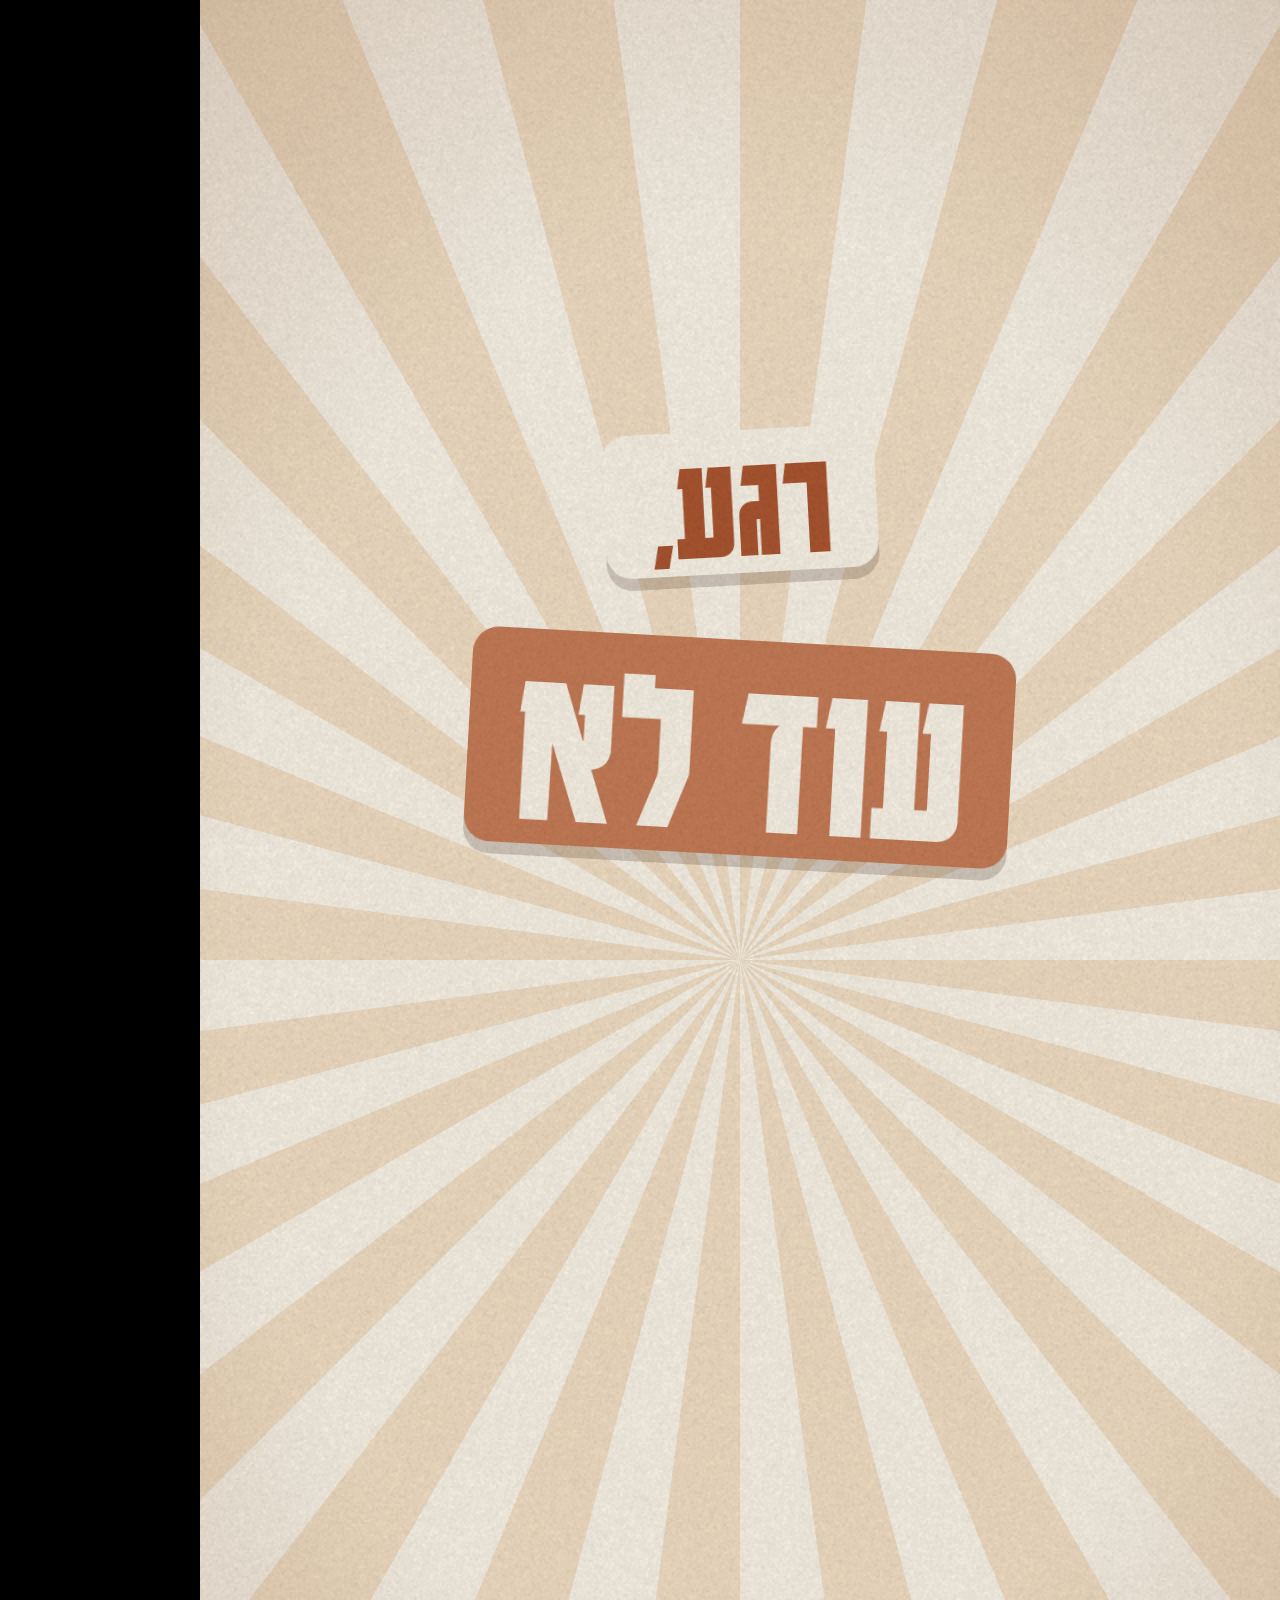
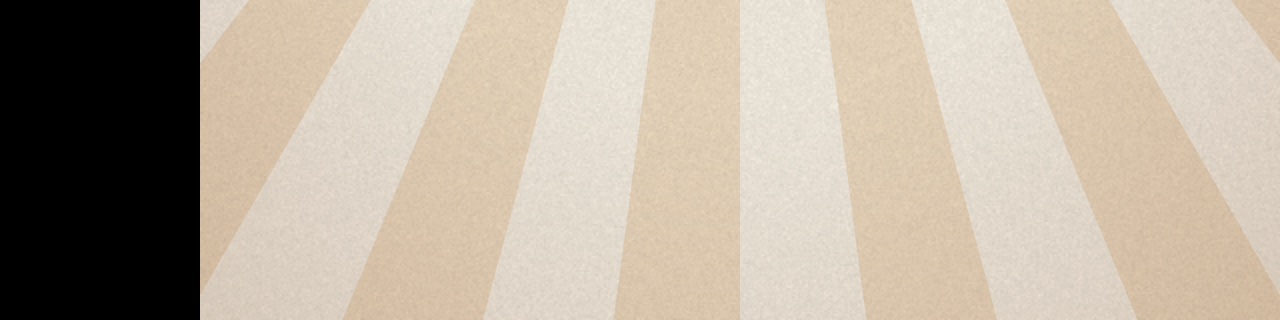
<file: video_groovy/index.html>
<!doctype html>
<html lang="he" dir="rtl">
<head>
<meta charset="utf-8">
<title>GLOSS | Groovy</title>
<link rel="stylesheet" href="assets/fonts/fonts.css">
<style>
:root{--sand:#E8DBC7;--cream:#F7F0E4;--terra:#C47A55;--terraD:#A9542F;--rose:#D9A797;--sage:#9BA585;--mus:#D9A05B;--cocoa:#4A3426;--olive:#7A7350}
*{box-sizing:border-box;margin:0;padding:0}
html,body{width:1080px;height:1920px;overflow:hidden;background:#000}
#stage{position:relative;width:1080px;height:1920px;overflow:hidden;background:var(--cream);color:var(--cocoa);-webkit-font-smoothing:antialiased;font-family:Heebo,sans-serif}
.abs{position:absolute}.layer{position:absolute;inset:0;overflow:hidden}
svg{overflow:visible}
.kara{font-family:Karantina,sans-serif;font-weight:700;line-height:.9}
.bell{font-family:Bellefair,serif;line-height:1.02}
.pill{position:absolute;left:50%;white-space:nowrap;padding:6px 46px 2px;border-radius:26px;filter:drop-shadow(0 12px 0 rgba(74,52,38,.22));transform-origin:50% 50%}
.stk{position:absolute;width:250px;height:250px;margin:-125px 0 0 -125px;filter:drop-shadow(0 10px 0 rgba(74,52,38,.22))}
.stk .lb{position:absolute;left:-40px;right:-40px;bottom:-12px;text-align:center;font-family:Karantina;font-weight:700;font-size:62px;color:var(--cocoa);white-space:nowrap}
.wheel{position:absolute;width:300px;height:300px;margin:-150px 0 0 -150px;border-radius:50%;display:flex;align-items:center;justify-content:center;filter:drop-shadow(0 12px 0 rgba(74,52,38,.22))}
.wheel b{font-family:Karantina;font-size:260px;line-height:1;color:var(--cream);margin-top:30px}
.stepT{position:absolute;right:0;left:0;text-align:center;font-family:Karantina;font-weight:700;font-size:112px;white-space:nowrap}
.band{position:absolute;left:-400px;width:1900px;height:150px;display:flex;align-items:center;white-space:nowrap;font-family:Karantina;font-weight:700;font-size:120px;filter:drop-shadow(0 10px 0 rgba(74,52,38,.2))}
#cta{left:50%;top:1450px;background:var(--terraD);color:var(--cream);font-weight:600;font-size:42px;padding:26px 70px;border-radius:999px;white-space:nowrap;overflow:hidden;filter:drop-shadow(0 10px 0 rgba(74,52,38,.25))}
#ctaShine{position:absolute;inset:0;background:linear-gradient(105deg,transparent 35%,rgba(255,255,255,.5) 50%,transparent 65%);background-size:300% 100%}
#grain{position:absolute;inset:0;width:1080px;height:1920px;mix-blend-mode:multiply;opacity:.12;pointer-events:none}
#vig{position:absolute;inset:0;pointer-events:none;background:radial-gradient(ellipse 85% 70% at 50% 50%,rgba(0,0,0,0) 55%,rgba(110,60,25,.18) 100%)}
</style>
</head>
<body>
<div id="stage">
  <svg id="art" class="abs" width="1080" height="1920" style="left:0;top:0">
    <defs>
      <filter id="cut" x="-10%" y="-10%" width="120%" height="130%"><feDropShadow dx="0" dy="12" stdDeviation="0" flood-color="#4A3426" flood-opacity=".22"/></filter>
    </defs>
    <rect id="bg" width="1080" height="1920" fill="#F7F0E4"/>
    <g id="burst"></g>
    <g id="waves"></g>
    <g id="daisies"></g>
  </svg>
  <div class="layer" id="L">
    <!-- S1 -->
    <div id="p1" class="pill kara" style="top:430px;font-size:150px;background:#F7F0E4;color:#A9542F">רגע,</div>
    <div id="p2" class="pill kara" style="top:640px;font-size:230px;background:#C47A55;color:#F7F0E4">עוד לא</div>
    <div id="p3" class="pill kara" style="top:930px;font-size:200px;background:#9BA585;color:#F7F0E4">מצאתם מתנה?</div>
    <!-- S2 -->
    <div id="i1" class="abs bell" style="left:0;right:0;top:560px;text-align:center;font-size:200px;color:#F7F0E4;text-shadow:0 10px 0 rgba(74,52,38,.25)">יש לנו</div>
    <div id="i2" class="abs kara" style="left:0;right:0;top:800px;text-align:center;font-size:380px;color:#F7F0E4;text-shadow:0 14px 0 rgba(74,52,38,.25)">רעיון.</div>
    <!-- S3 -->
    <div id="m1" class="abs kara" style="left:0;right:0;top:430px;text-align:center;font-size:440px;color:#F7F0E4;text-shadow:0 16px 0 rgba(74,52,38,.25)">מגזין</div>
    <div id="m2" class="pill bell" style="top:880px;font-size:120px;background:#D9A05B;color:#4A3426">בעיצוב אישי</div>
    <div id="m3" class="pill kara" style="top:1090px;font-size:170px;background:#F7F0E4;color:#A9542F">שכולו עליהם.</div>
    <!-- S4 -->
    <div id="c16" class="abs" style="left:0;right:0;top:760px;text-align:center"><div class="kara" style="font-size:360px;color:#A9542F;text-shadow:0 14px 0 rgba(74,52,38,.18)">16</div><div class="kara" style="font-size:110px;margin-top:-30px">עמודים, רק עליהם</div></div>
    <div id="stks"></div>
    <!-- S5 -->
    <div id="h5" class="abs kara" style="left:0;right:0;top:230px;text-align:center;font-size:150px">שלושה צעדים:</div>
    <div id="w1" class="wheel" style="background:#C47A55"><b>1</b></div>
    <div id="w2" class="wheel" style="background:#9BA585"><b>2</b></div>
    <div id="w3" class="wheel" style="background:#D9A05B"><b>3</b></div>
    <div id="st1" class="stepT" style="top:0">עונים על שאלון</div>
    <div id="st2" class="stepT" style="top:0">שולחים תמונות</div>
    <div id="st3" class="stepT" style="top:0">מקבלים מגזין!</div>
    <!-- S6 -->
    <div id="bands" class="abs" style="left:0;top:0;width:1080px;height:1920px"></div>
    <div id="h6" class="pill kara" style="top:240px;font-size:150px;background:#F7F0E4;color:#4A3426">מתנה מושלמת</div>
    <!-- S7 -->
    <div id="badge" class="abs" style="left:190px;top:330px;width:700px;height:700px">
      <svg width="700" height="700" viewBox="0 0 700 700" style="position:absolute;inset:0">
        <circle cx="350" cy="350" r="340" fill="#A9542F"/>
        <circle cx="350" cy="350" r="250" fill="#F7F0E4"/>
        <defs><path id="ring" d="M 350 350 m -292 0 a 292 292 0 1 1 584 0 a 292 292 0 1 1 -584 0"/></defs>
        <g id="ringRot"></g>
      </svg>
      <img src="assets/gloss-logo.png" style="position:absolute;left:150px;top:290px;width:400px">
    </div>
    <div id="e1" class="abs kara" style="left:0;right:0;top:1110px;text-align:center;font-size:170px">מגזין אישי במתנה</div>
    <div id="e2" class="abs bell" style="left:0;right:0;top:1300px;text-align:center;font-size:64px;color:#A9542F">ליום הולדת · נישואין · הורים · חברים</div>
    <div id="cta" class="abs">להזמנה בוואטסאפ<div id="ctaShine"></div></div>
  </div>
  <img id="grain" src="assets/grain0.png"><div id="vig"></div>
</div>
<script>
const BPM=120,B=60/BPM,FPS=30,T=b=>b*B;
const $=id=>document.getElementById(id);
const clamp=(x,a=0,b=1)=>Math.min(b,Math.max(a,x)),seg=(t,a,b)=>clamp((t-a)/(b-a)),lerp=(a,b,p)=>a+(b-a)*p;
const E={outExpo:p=>p>=1?1:1-Math.pow(2,-10*p),outCubic:p=>1-Math.pow(1-p,3),inCubic:p=>p*p*p,inOutCubic:p=>p<.5?4*p*p*p:1-Math.pow(-2*p+2,3)/2,
 inOutQuart:p=>p<.5?8*p*p*p*p:1-Math.pow(-2*p+2,4)/2,inOutSine:p=>-(Math.cos(Math.PI*p)-1)/2,
 outBack:p=>{const c1=1.8,c3=c1+1;return 1+c3*Math.pow(p-1,3)+c1*Math.pow(p-1,2)},
 outElastic:p=>p<=0?0:p>=1?1:Math.pow(2,-10*p)*Math.sin((p*10-.75)*2*Math.PI/3)+1};
const show=(el,v)=>{el.style.display=v?'':'none'};
const rnd=k=>{const x=Math.sin(k*91.7+3.1)*43758.5;return x-Math.floor(x);};
const COL={cream:'#F7F0E4',sand:'#E8DBC7',terra:'#C47A55',terraD:'#A9542F',rose:'#D9A797',sage:'#9BA585',mus:'#D9A05B',cocoa:'#4A3426'};

/* ---------- sunburst ---------- */
function setBurst(c1,c2,rot,cx=540,cy=960,n=24,op=1){
  let h='';const R=2400;for(let i=0;i<n;i++){const a0=(i/n)*Math.PI*2+rot,a1=a0+Math.PI/n;h+=`<path d="M ${cx} ${cy} L ${cx+Math.cos(a0)*R} ${cy+Math.sin(a0)*R} L ${cx+Math.cos(a1)*R} ${cy+Math.sin(a1)*R} Z" fill="${c2}"/>`;}
  $('burst').innerHTML=`<rect width="1080" height="1920" fill="${c1}"/>`+h; $('burst').style.opacity=op;}
/* ---------- wavy stripes ---------- */
function setWaves(t,rise,cols,amp=40){
  // rise: 0 = below screen, 1 = covering
  let h='';const n=cols.length, H=1920/n*1.25;
  for(let i=0;i<n;i++){const base=lerp(1920+i*260,i*(1920/n)-60,rise);let d=`M -20 ${2400} L -20 ${base}`;
    for(let x=-20;x<=1100;x+=30){const y=base+Math.sin(x/140+t*3+i*.9)*amp;d+=` L ${x} ${y.toFixed(1)}`;} d+=` L 1100 2400 Z`;
    h+=`<path d="${d}" fill="${cols[i]}" filter="url(#cut)"/>`;}
  $('waves').innerHTML=h;}
/* ---------- daisies ---------- */
function daisy(x,y,r,s,rot,petal='#F7F0E4',core='#D9A05B'){let h='';const n=10;for(let i=0;i<n;i++){const a=i/n*360;h+=`<ellipse cx="0" cy="${-r*.62}" rx="${r*.24}" ry="${r*.45}" fill="${petal}" transform="rotate(${a})"/>`;}
  return `<g transform="translate(${x} ${y}) rotate(${rot}) scale(${s})" filter="url(#cut)">${h}<circle r="${r*.3}" fill="${core}"/></g>`;}
function setDaisies(t,list){ $('daisies').innerHTML=list.map(([x,y,r,t0,pet,core],i)=>{const p=E.outElastic(seg(t,t0,t0+.8));if(p<=0)return'';return daisy(x+Math.sin(t*1.3+i)*10,y+Math.cos(t*1.1+i)*12,r,p,t*30*(i%2?1:-1)+i*20,pet,core);}).join(''); }
/* pill pop */
function pill(el,t,t0,rot=0,out=null,dir=1){const p=E.outElastic(seg(t,t0,t0+.7));let s=p,o=clamp(seg(t,t0,t0+.1)*1.5),r=rot+(1-p)*20*dir,y=0;
  if(out!=null){const q=E.inCubic(seg(t,out,out+.35));y=q*1400;r+=q*30*dir;}
  el.style.transform=`translateX(-50%) translateY(${y}px) scale(${s}) rotate(${r+Math.sin(t*3+rot)*1.2}deg)`;el.style.opacity=o;}
function slam(el,t,t0,out=null){const p=seg(t,t0,t0+.5);const sq=p<.25?lerp(2.2,.82,E.outCubic(p/.25)):lerp(.82,1,E.outElastic((p-.25)/.75));
  let o=clamp(p*8),y=0;if(out!=null){const q=E.inCubic(seg(t,out,out+.35));y=-q*1500;}
  el.style.transform=`translateY(${y}px) scale(${sq},${2-sq})`;el.style.opacity=o;}

/* ---------- stickers (S4) ---------- */
const ST=[['ראיון בלעדי','bubble',COL.rose],['טופ 5','star',COL.mus],['פלייליסט','note',COL.sage],['מתכון','bowl',COL.terra],['תשבץ','grid',COL.sand],['אלבום','cam',COL.rose],['ברכות','heart',COL.terra],['שער אישי','sun',COL.mus]];
const SHAPES={
 bubble:c=>`<path d="M 30 40 Q 30 10 60 10 L 190 10 Q 220 10 220 40 L 220 130 Q 220 160 190 160 L 110 160 L 60 210 L 70 160 L 60 160 Q 30 160 30 130 Z" fill="${c}"/><text x="125" y="115" text-anchor="middle" font-family="Bellefair" font-size="120" fill="#4A3426">”</text>`,
 star:c=>{let p='';for(let i=0;i<10;i++){const r=i%2?50:110,a=-Math.PI/2+i*Math.PI/5;p+=`${125+Math.cos(a)*r},${105+Math.sin(a)*r} `;}return `<polygon points="${p}" fill="${c}"/><text x="125" y="140" text-anchor="middle" font-family="Karantina" font-weight="700" font-size="100" fill="#4A3426">5</text>`;},
 note:c=>`<circle cx="125" cy="105" r="100" fill="#4A3426"/><circle cx="125" cy="105" r="36" fill="${c}"/><circle cx="125" cy="105" r="70" fill="none" stroke="rgba(255,255,255,.15)" stroke-width="3"/><circle cx="125" cy="105" r="6" fill="#F7F0E4"/>`,
 bowl:c=>`<path d="M 25 90 A 100 100 0 0 0 225 90 Z" fill="${c}"/><rect x="20" y="82" width="210" height="14" rx="7" fill="#A9542F"/><path d="M 95 70 C 80 50 110 35 95 10 M 135 70 C 120 50 150 35 135 10" fill="none" stroke="#7A7350" stroke-width="7" stroke-linecap="round"/>`,
 grid:c=>{let g='';for(let r=0;r<3;r++)for(let k=0;k<3;k++)g+=`<rect x="${50+k*52}" y="${20+r*52}" width="48" height="48" fill="${(r*3+k)%4===1?'#4A3426':'#F7F0E4'}" stroke="#4A3426" stroke-width="4"/>`;return `<rect x="38" y="8" width="174" height="174" rx="10" fill="${c}"/>`+g;},
 cam:c=>`<rect x="25" y="45" width="200" height="140" rx="22" fill="${c}"/><rect x="85" y="25" width="80" height="34" rx="8" fill="${c}"/><circle cx="125" cy="115" r="48" fill="#F7F0E4"/><circle cx="125" cy="115" r="28" fill="#4A3426"/>`,
 heart:c=>`<path d="M 125 190 C 30 130 10 80 40 45 C 70 15 110 30 125 60 C 140 30 180 15 210 45 C 240 80 220 130 125 190 Z" fill="${c}"/>`,
 sun:c=>{let r='';for(let i=0;i<12;i++){const a=i/12*Math.PI*2;r+=`<line x1="${125+Math.cos(a)*70}" y1="${100+Math.sin(a)*70}" x2="${125+Math.cos(a)*105}" y2="${100+Math.sin(a)*105}" stroke="${c}" stroke-width="14" stroke-linecap="round"/>`;}return r+`<circle cx="125" cy="100" r="56" fill="${c}"/>`;},
};
$('stks').innerHTML=ST.map(([l,s,c],i)=>`<div class="stk" id="sk${i}"><svg width="250" height="220" viewBox="0 0 250 220">${SHAPES[s](c)}</svg><div class="lb">${l}</div></div>`).join('');
const ORB=ST.map((_,i)=>{const a=-Math.PI/2+i/8*Math.PI*2;return [540+Math.cos(a)*400,960+Math.sin(a)*600];});

/* ---------- marquee bands (S6) ---------- */
const OCC=['ליום הולדת','ליום נישואין','להורים','לסבא וסבתא','לחברים','לאהבה של החיים'];
const BANDS=[[560,-8,COL.terra,COL.cream,1],[860,6,COL.cream,COL.terraD,-1],[1160,-5,COL.sage,COL.cream,1],[1460,7,COL.mus,COL.cocoa,-1]];
$('bands').innerHTML=BANDS.map(([y,r,bg,fg],i)=>`<div class="band" id="bd${i}" style="top:${y}px;background:${bg};color:${fg};transform:rotate(${r}deg)"><div class="bin" style="display:flex;gap:50px">${[...OCC,...OCC,...OCC].slice(i,i+12).map(w=>`<span>${w}</span><span style="opacity:.6">•</span>`).join('')}</div></div>`).join('');

(function(){ // Hebrew letters placed one by one around the ring (reading right-to-left = clockwise from the top)
  const txt='מגזין אישי במתנה • הסיפור שלהם בעיתון אחד • ';const chars=[...txt];const R=292;let h='';
  const step=360/chars.length;
  chars.forEach((c,i)=>{const a=-i*step; h+=`<text x="350" y="${350-R+22}" text-anchor="middle" font-family="Karantina" font-weight="700" font-size="64" fill="#F7F0E4" transform="rotate(${a} 350 350)">${c===' '?'':c}</text>`;});
  document.getElementById('ringRot').innerHTML=h;})();
/* ---------- render ---------- */
function render(t){
  $('grain').src=`assets/grain${Math.floor(t*FPS)%6}.png`;
  const all=['p1','p2','p3','i1','i2','m1','m2','m3','c16','stks','h5','w1','w2','w3','st1','st2','st3','bands','h6','badge','e1','e2','cta'];
  all.forEach(id=>show($(id),false));
  $('waves').innerHTML='';
  let dz=[];
  /* S1 0-4.6 : sunburst cream/sand, pills */
  if(t<T(4.6)){
    setBurst(COL.cream,'#EFDCC2',t*.25);
    ['p1','p2','p3'].forEach(id=>show($(id),true));
    pill($('p1'),t,-1,-4,T(3.9),-1); pill($('p2'),t,-0.85,3,T(4.0),1); pill($('p3'),t,T(.6),-2,T(4.1),-1);
    dz=[[170,330,90,T(1.6),COL.cream,COL.mus],[910,520,80,T(1.8),COL.rose,COL.terraD],[150,1350,110,T(2),COL.sage,COL.cream],[930,1250,95,T(2.2),COL.cream,COL.terra],[540,1620,120,T(2.4),COL.mus,COL.cocoa]];
    if(t>T(3.9)) dz=dz.map(d=>[d[0],d[1]+E.inCubic(seg(t,T(3.9),T(4.5)))*1500,...d.slice(2)]);
  }
  /* S2 4-8.4 : wavy stripes rise, "יש לנו רעיון." */
  if(t>=T(3.8)&&t<T(8.6)){
    if(t>=T(4.6)) setBurst(COL.terra,COL.terra,0);
    const rise=E.inOutQuart(seg(t,T(3.8),T(5)));
    const fall=E.inOutQuart(seg(t,T(7.8),T(8.6)));
    setWaves(t,rise*(1-fall*0)-fall*1.2,[COL.rose,COL.terra,COL.mus,COL.sage,COL.terraD],36);
    show($('i1'),t>T(4.8)&&t<T(8.2)); show($('i2'),t>T(5.2)&&t<T(8.2));
    slam($('i1'),t,T(4.9),T(7.8)); slam($('i2'),t,T(5.4),T(7.85));
    dz=[[200,1650,100,T(6),COL.cream,COL.mus],[880,420,80,T(6.3),COL.cream,COL.terraD]];
  }
  /* S3 8-12.4 : terracotta, "מגזין / בעיצוב אישי / שכולו עליהם." */
  if(t>=T(8.2)&&t<T(12.6)){
    setBurst(COL.terra,'#C98663',-t*.3);
    ['m1','m2','m3'].forEach(id=>show($(id),true));
    slam($('m1'),t,T(8.4),T(12)); pill($('m2'),t,T(9.4),-3,T(12.05),1); pill($('m3'),t,T(10.2),2,T(12.1),-1);
    dz=[[160,300,90,T(9),COL.cream,COL.mus],[930,1520,110,T(9.4),COL.rose,COL.cream],[140,1600,80,T(10.6),COL.mus,COL.terraD],[920,330,70,T(10.8),COL.sage,COL.cream]];
  }
  /* S4 12-17 : 16 pages + stickers burst into orbit */
  if(t>=T(12.2)&&t<T(17.2)){
    const iris=E.inOutCubic(seg(t,T(12.2),T(12.9)));
    setBurst(COL.sand,'#E1CDB3',t*.2);
    if(iris<1){ $('burst').innerHTML+=`<rect width="1080" height="1920" fill="${COL.terra}" opacity="1" mask="url(#none)"/>`; $('burst').innerHTML=`<rect width="1080" height="1920" fill="${COL.terra}"/><circle cx="540" cy="960" r="${iris*1200}" fill="${COL.sand}"/>`; }
    show($('c16'),true); show($('stks'),true);
    const c=E.outElastic(seg(t,T(12.6),T(13.6))); $('c16').style.transform=`scale(${c}) rotate(${(1-c)*-10}deg)`; $('c16').style.opacity=clamp(c*3);
    ST.forEach((_,i)=>{const el=$('sk'+i);const t0=T(13.4)+i*.09;const p=E.outBack(seg(t,t0,t0+.55));const [ox,oy]=ORB[i];
      const orb=Math.max(0,t-t0)*.25;const a=Math.atan2(oy-960,ox-540)+orb*.4;const rx=400,ry=600;
      const x=540+Math.cos(a)*rx*p, y=960+Math.sin(a)*ry*p;
      const out=E.inCubic(seg(t,T(16.6),T(17.1)));
      el.style.left=x+'px'; el.style.top=(y+out*-1500*(i%2?1:.7))+'px'; el.style.transform=`scale(${p*1.35}) rotate(${(1-p)*180*(i%2?1:-1)+Math.sin(t*2+i)*6}deg)`; el.style.opacity=clamp(p*3);});
    const o=E.inCubic(seg(t,T(16.6),T(17.1))); $('c16').style.opacity=clamp(c*3)*(1-o);
  }
  /* S5 17-22 : three wheels roll in */
  if(t>=T(16.8)&&t<T(22.4)){
    setBurst(COL.cream,'#F1E4D1',-t*.2);
    const sw=E.inOutQuart(seg(t,T(16.8),T(17.5))); setWaves(t,1-sw,[COL.sand,COL.rose,COL.sage],30);
    show($('h5'),true); const h=E.outElastic(seg(t,T(17.2),T(18))); $('h5').style.transform=`scale(${h})`; $('h5').style.opacity=clamp(h*3);
    [['w1','st1',17.8,520],['w2','st2',19.0,960],['w3','st3',20.2,1400]].forEach(([w,s,b,y],i)=>{show($(w),true);show($(s),true);
      const p=E.outCubic(seg(t,T(b),T(b+.9)));const x=lerp(1400,i%2?760:320,p); const settle=E.outElastic(seg(t,T(b+.6),T(b+1.4)));
      const el=$(w); el.style.left=x+'px'; el.style.top=(y-30)+'px'; el.style.transform=`rotate(${(1-p)*-540}deg) scale(${lerp(.8,1,settle)})`;
      const st=$(s); const q=E.outBack(seg(t,T(b+.5),T(b+1.1))); st.style.top=(y-60)+'px'; st.style.textAlign= i%2?'right':'left';
      st.style.right=i%2?'450px':'0'; st.style.left=i%2?'0':'500px'; st.style.transform=`translateY(${(1-q)*80}px)`; st.style.opacity=clamp(q*2);
      st.style.color=['#A9542F','#7A7350','#B5762E'][i];});
    const out=E.inCubic(seg(t,T(21.8),T(22.4))); ['h5','w1','w2','w3','st1','st2','st3'].forEach(id=>{$(id).style.opacity=(+$(id).style.opacity||1)*(1-out);});
    dz=[[930,1720,70,T(21),COL.mus,COL.terraD]];
  }
  /* S6 22-26.4 : marquee bands */
  if(t>=T(22)&&t<T(26.6)){
    setBurst(COL.rose,'#D29C8B',t*.3);
    show($('bands'),true); show($('h6'),true);
    BANDS.forEach(([y,r,bg,fg,dir],i)=>{const el=$('bd'+i);const ein=E.outCubic(seg(t,T(22.1)+i*.08,T(22.9)+i*.08));const out=E.inCubic(seg(t,T(25.9)+i*.05,T(26.5)+i*.05));
      const slide=(1-ein)*dir*-1600+out*dir*1600; const run=dir*((t-T(22))*260%800);
      el.style.transform=`translateX(${slide}px) rotate(${r}deg)`; el.querySelector('.bin').style.transform=`translateX(${run-400}px)`;});
    pill($('h6'),t,T(22.6),-3,T(25.9),1);
    dz=[[150,1730,100,T(23),COL.cream,COL.mus],[950,1780,80,T(23.3),COL.sage,COL.cream]];
  }
  /* S7 26-34 : badge end */
  if(t>=T(26.2)){
    setBurst(COL.terra,'#CB8A67',t*.15);
    const iris=E.inOutCubic(seg(t,T(26.2),T(27)));
    if(iris<1) $('burst').innerHTML=`<rect width="1080" height="1920" fill="${COL.rose}"/><circle cx="540" cy="680" r="${iris*1500}" fill="${COL.terra}"/>`;
    ['badge','e1','e2','cta'].forEach(id=>show($(id),true));
    const b=E.outElastic(seg(t,T(26.4),T(27.6))); $('badge').style.transform=`scale(${b}) rotate(${(1-b)*-40}deg)`; $('badge').style.opacity=clamp(b*3);
    $('ringRot').setAttribute('transform',`rotate(${-t*22} 350 350)`);
    slam($('e1'),t,T(28.2)); const e2=E.outBack(seg(t,T(29),T(29.7))); $('e2').style.opacity=clamp(e2*2); $('e2').style.transform=`translateY(${(1-e2)*40}px)`;
    $('e1').style.color=COL.cream; $('e1').style.textShadow='0 12px 0 rgba(74,52,38,.25)'; $('e2').style.color=COL.cream;
    const c=E.outElastic(seg(t,T(29.8),T(30.8))); const pulse=1+.035*Math.sin(Math.max(0,t-T(30.8))*6.2832/B/2);
    $('cta').style.opacity=clamp(c*3); $('cta').style.transform=`translateX(-50%) scale(${c*pulse})`; $('cta').style.background=COL.cream; $('cta').style.color=COL.terraD;
    const sh=seg(t,T(31.6),T(32.8)); $('ctaShine').style.backgroundPosition=`${lerp(130,-30,sh)}% 0`; $('ctaShine').style.opacity=sh>0&&sh<1?1:0;
    dz=[[150,1700,110,T(28.6),COL.cream,COL.mus],[930,1650,90,T(28.9),COL.rose,COL.cream],[540,1800,80,T(29.2),COL.sage,COL.cream],[110,250,70,T(29.5),COL.mus,COL.terraD],[970,240,80,T(29.8),COL.cream,COL.terraD]];
  }
  setDaisies(t,dz);
}
window.FAST=[[T(3.8),T(5),8],[T(7.8),T(8.6),8],[T(12),T(13),8],[T(13.4),T(14.4),8],[T(16.6),T(17.5),8],[T(17.8),T(21.2),6],[T(22),T(23),8],[T(25.9),T(27),8]];
window.DURATION=T(34)+0.4; window.render=render;
window.ready=(async()=>{for(const f of['700 300px Karantina','400 200px Bellefair','600 42px Heebo'])await document.fonts.load(f,'אבגabc');
  await document.fonts.ready;await Promise.all([...document.images].map(i=>i.decode().catch(()=>{})));for(let k=0;k<6;k++){const im=new Image();im.src=`assets/grain${k}.png`;await im.decode();}
  render(0);return true;})();
</script>
</body></html>
</file>
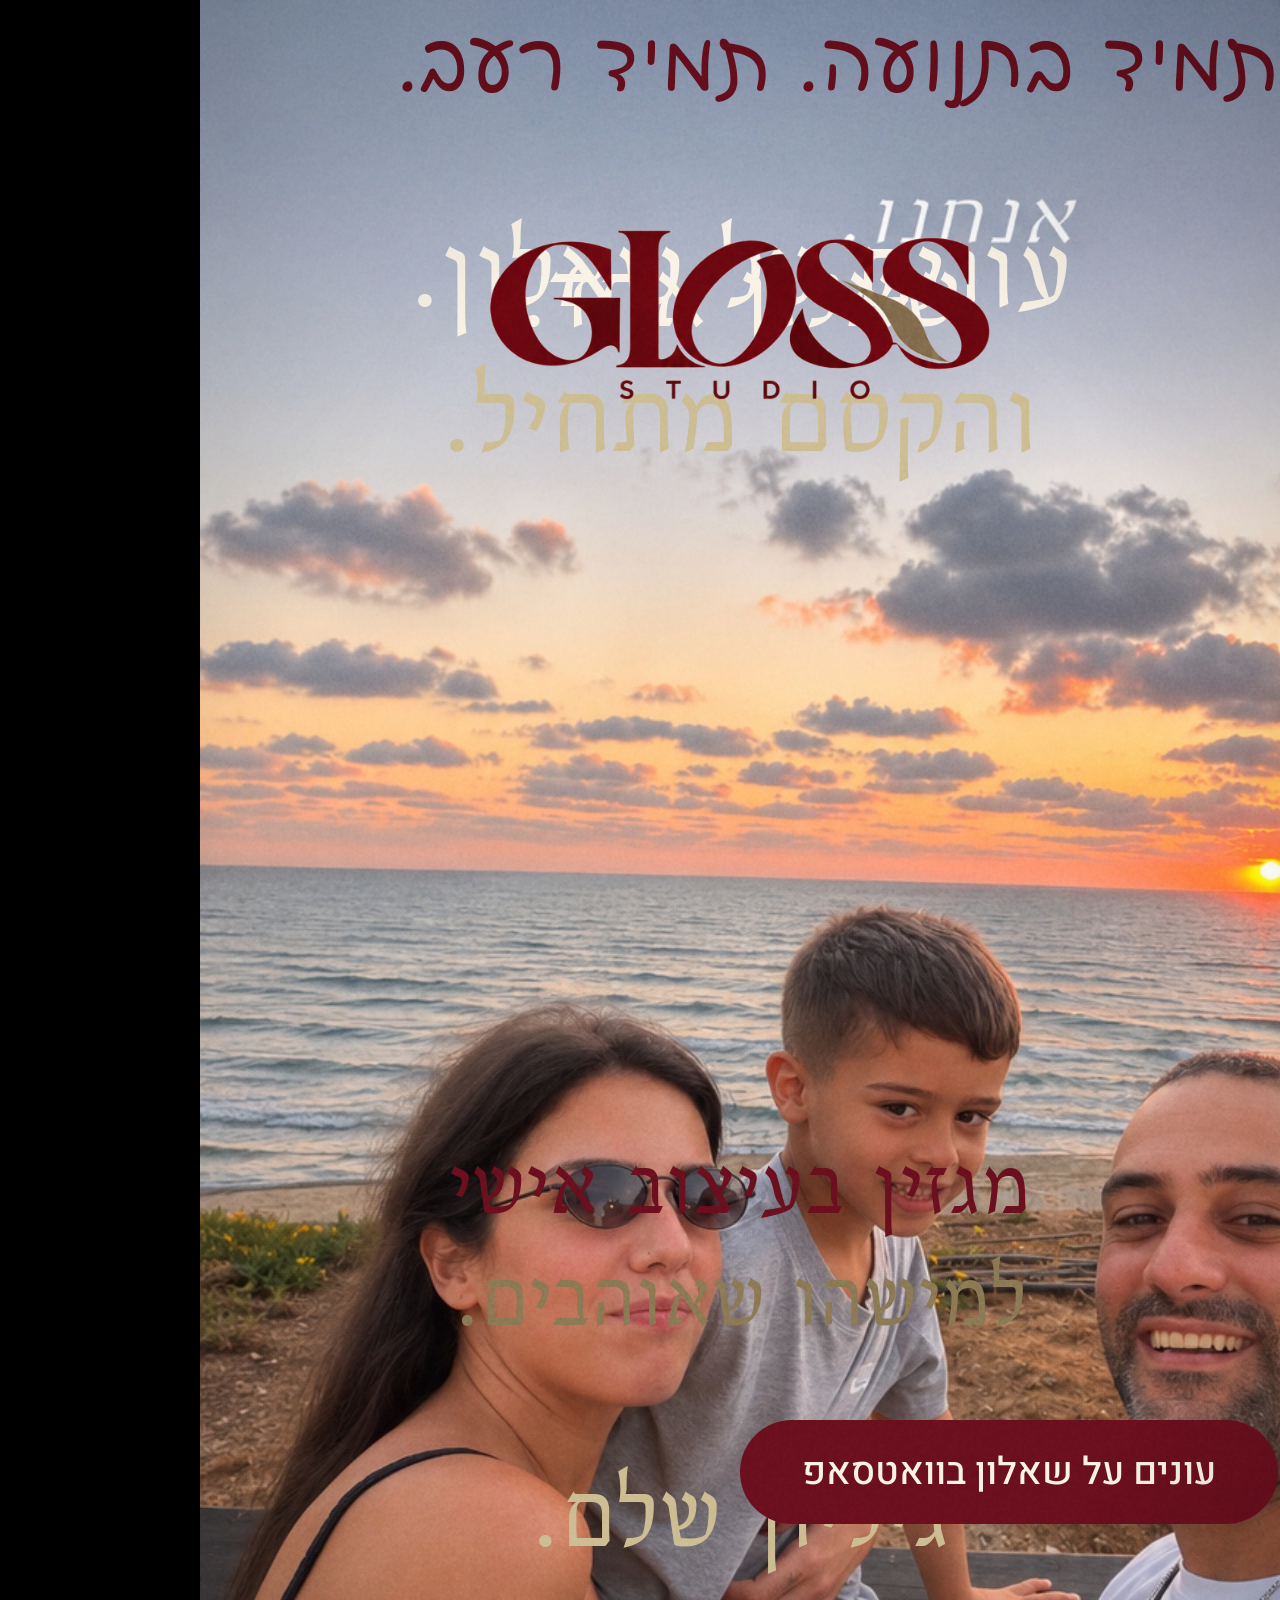
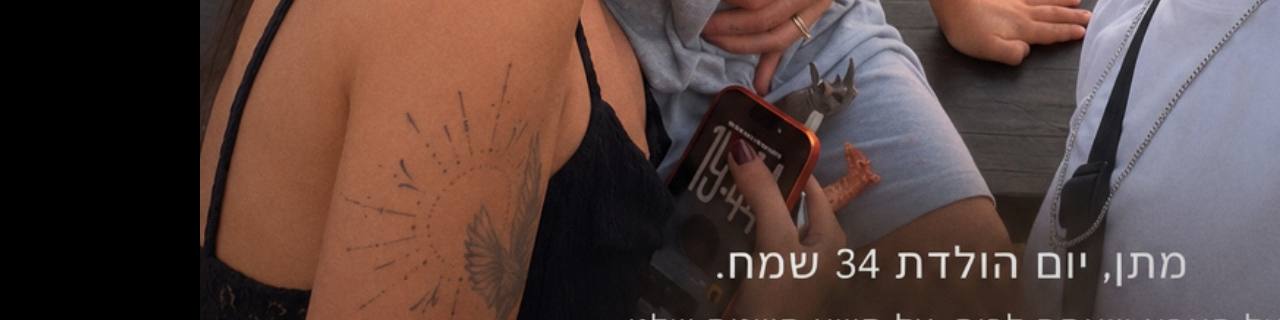
<file: video_q/index.html>
<!doctype html>
<html lang="he" dir="rtl">
<head>
<meta charset="utf-8">
<title>GLOSS | The Questionnaire</title>
<link rel="stylesheet" href="assets/fonts/fonts.css">
<style>
:root{--bur:#6B0F1E;--ivory:#F8F2E7;--paper:#FBF7EF;--khaki:#8C7A55;--khaki-l:#CDBD93;--ink:#6B0F1E;--txt:#2A1714;
  --bell:"Bellefair",serif;--kara:"Karantina",sans-serif;--hand:"Playpen Sans Hebrew",cursive;--sans:"Heebo",sans-serif;--serif:"Frank Ruhl Libre",serif;--didone:"Bodoni Moda",serif}
*{box-sizing:border-box;margin:0;padding:0}
html,body{width:1080px;height:1920px;overflow:hidden;background:#000}
#stage{position:relative;width:1080px;height:1920px;overflow:hidden;background:var(--bur);-webkit-font-smoothing:antialiased;color:var(--ivory)}
.abs{position:absolute}.layer{position:absolute;inset:0;overflow:hidden}.p3{transform-style:preserve-3d}
.ltr{direction:ltr;unicode-bidi:isolate}
.mask{overflow:hidden;display:inline-block;vertical-align:top;padding:0 .05em .06em}.mask>span{display:inline-block}
#studio{position:absolute;inset:0;background:var(--bur)}
#studioLight{position:absolute;inset:0;background:radial-gradient(ellipse 70% 45% at 50% 45%,rgba(255,215,195,.17),rgba(0,0,0,0) 70%),radial-gradient(ellipse 120% 80% at 50% 50%,rgba(0,0,0,0) 40%,rgba(0,0,0,.42) 100%)}
#L3d{perspective:2200px;perspective-origin:540px 960px}
#world{position:absolute;inset:0}
.obj{position:absolute;left:0;top:0;transform-origin:0 0}
.face{position:absolute;left:0;top:0;backface-visibility:hidden}

/* questionnaire card */
.card{position:absolute;left:0;top:0;width:860px;height:600px;transform-origin:0 0}
.card .front{position:absolute;inset:0;backface-visibility:hidden;border-radius:6px;background:
  linear-gradient(180deg,rgba(0,0,0,0) 0,rgba(0,0,0,0) 100%),var(--paper);
  box-shadow:0 2px 0 rgba(0,0,0,.04) inset;overflow:hidden}
.card .front:before{content:"";position:absolute;inset:0;background:radial-gradient(ellipse at 30% 20%,rgba(255,255,255,.7),rgba(255,255,255,0) 60%)}
.card .num{position:absolute;right:60px;top:52px;font-family:var(--sans);font-weight:300;font-size:24px;letter-spacing:.34em;color:var(--khaki)}
.card .num b{font-family:var(--didone);font-style:italic;font-weight:700;font-variation-settings:"opsz" 8;letter-spacing:0;font-size:40px;color:var(--bur);margin-left:6px}
.card .brand{position:absolute;left:60px;top:58px;font-family:var(--didone);font-style:italic;font-size:26px;color:var(--khaki)}
.card .q{position:absolute;right:60px;left:60px;top:150px;font-family:var(--serif);font-weight:900;font-size:62px;line-height:1.1;color:var(--txt)}
.card .line{position:absolute;left:60px;right:60px;height:2px;background:rgba(140,122,85,.35)}
.card .ans{position:absolute;right:60px;left:40px;top:330px;font-family:var(--hand);font-weight:400;font-size:84px;line-height:1.2;color:var(--ink);white-space:nowrap}
.pen{position:absolute;width:16px;height:16px;border-radius:50%;background:var(--ink);box-shadow:0 0 0 5px rgba(107,15,30,.15)}
.cshadow{position:absolute;inset:0;background:rgba(0,0,0,.55);filter:blur(34px);border-radius:20px}

/* type */
.bell{font-family:var(--bell);font-weight:400;line-height:1.02;text-align:center;left:0;right:0;color:var(--ivory)}
.kick{left:0;right:0;text-align:center;font-family:var(--sans);font-weight:300;font-size:26px;letter-spacing:.45em;color:var(--khaki-l)}
.hand{font-family:var(--hand);color:var(--ink);white-space:nowrap}
.full{position:absolute;inset:0;overflow:hidden}.full img{position:absolute;left:0;top:0;transform-origin:0 0}
#sheen{position:absolute;left:0;top:0;width:1080px;height:1620px;pointer-events:none;mix-blend-mode:screen;background:linear-gradient(105deg,rgba(255,255,255,0) 38%,rgba(255,250,240,.12) 45%,rgba(255,255,255,.6) 50%,rgba(255,250,240,.12) 55%,rgba(255,255,255,0) 62%);background-size:300% 100%;background-repeat:no-repeat;transform:translateZ(1px)}
.edge{position:absolute;background:repeating-linear-gradient(90deg,#efe8db 0 2px,#d9d0c0 2px 3px)}
.edgeH{position:absolute;background:repeating-linear-gradient(0deg,#efe8db 0 2px,#d9d0c0 2px 3px)}
#floorShadow{position:absolute;left:0;top:0;width:1080px;height:1620px;background:radial-gradient(ellipse 50% 50% at 50% 50%,rgba(0,0,0,.55),rgba(0,0,0,0) 70%);filter:blur(20px);transform-origin:50% 50%}
#endCta{left:50%;top:1420px;background:var(--bur);color:var(--ivory);font-family:var(--sans);font-weight:500;font-size:38px;padding:24px 62px;border-radius:999px;white-space:nowrap;overflow:hidden}
#ctaShine{position:absolute;inset:0;background:linear-gradient(105deg,transparent 35%,rgba(255,255,255,.55) 50%,transparent 65%);background-size:300% 100%}
#grain{position:absolute;inset:0;width:1080px;height:1920px;mix-blend-mode:overlay;opacity:.08;pointer-events:none}
#vig{position:absolute;inset:0;pointer-events:none;background:radial-gradient(ellipse 85% 70% at 50% 50%,rgba(0,0,0,0) 55%,rgba(0,0,0,.25) 100%)}
</style>
</head>
<body>
<div id="stage">
  <div class="layer" id="L3d">
    <div id="studio"><div id="studioLight"></div></div>
    <div id="behind" class="layer"></div>
    <div id="world" class="p3">
      <div id="floorShadow"></div>
      <div id="stack" class="p3 obj"></div>
      <div id="mag" class="obj p3" style="width:1080px;height:1620px">
        <img class="face" src="assets/pages/p-back.jpg" style="width:1080px;height:1620px;transform:translateZ(-14px) rotateY(180deg)">
        <div class="edge" style="left:0;top:0;width:14px;height:1620px;transform-origin:0 0;transform:rotateY(90deg)"></div>
        <div class="edge" style="left:1080px;top:0;width:14px;height:1620px;transform-origin:0 0;transform:rotateY(90deg)"></div>
        <div class="edgeH" style="left:0;top:0;width:1080px;height:14px;transform-origin:0 0;transform:rotateX(-90deg)"></div>
        <div class="edgeH" style="left:0;top:1620px;width:1080px;height:14px;transform-origin:0 0;transform:rotateX(-90deg)"></div>
        <img class="face" id="magFront" src="assets/pages/p-01.jpg" style="width:1080px;height:1620px">
        <div id="stripGlow" style="position:absolute;left:596px;top:1477px;width:430px;height:54px;box-shadow:0 0 0 0 rgba(255,236,200,0);transform:translateZ(.5px)"></div>
        <div id="sheen"></div>
      </div>
      <!-- page that a card flips into -->
      <div id="flipPage" class="obj p3" style="width:1080px;height:1620px"><img class="face" src="assets/pages/p-07.jpg" style="width:1080px;height:1620px"></div>
      <!-- 4 questionnaire cards -->
      <div id="cards"></div>
    </div>
  </div>
  <!-- full-bleed scenes -->
  <div class="layer" id="Lhorse" style="background:#1b1b16"><div class="full"><img id="horseImg" src="assets/pages/p-08.jpg"></div></div>
  <div class="layer" id="Lword"><svg width="1080" height="1920" style="position:absolute;left:0;top:0">
      <defs><clipPath id="wclip"><text id="wtext" x="540" y="1180" text-anchor="middle" direction="rtl" font-family="Karantina" font-weight="700" font-size="560">סוסים</text></clipPath></defs>
      <g clip-path="url(#wclip)"><rect width="1080" height="1920" fill="#2a2a22"/><image id="wimg" href="assets/pages/p-08.jpg" width="1500" height="2250" preserveAspectRatio="none"/></g></svg></div>
  <div class="layer" id="Lsun"><div class="full"><img id="sunImg" src="assets/pages/p-14.jpg"></div>
    <svg width="1080" height="1920" style="position:absolute;left:0;top:0"><circle id="inkRing" cx="0" cy="0" r="0" fill="none" stroke="#6B0F1E" stroke-width="26"/></svg></div>
  <div class="layer" id="Lhand" style="pointer-events:none"><div id="flyHand" class="abs hand" style="font-size:84px;transform-origin:50% 50%">תמיד בתנועה. תמיד רעב.</div></div>

  <!-- type -->
  <div class="layer" id="Ltype" style="pointer-events:none">
    <div id="hd1" class="abs bell" style="top:200px;font-size:132px"><span class="mask"><span>עונים על שאלון.</span></span></div>
    <div id="hd2" class="abs bell" style="top:345px;font-size:132px;color:var(--khaki-l)"><span class="mask"><span>והקסם מתחיל.</span></span></div>
    <div id="asm1" class="abs bell" style="top:230px;font-size:120px"><span class="mask"><span>שאלון אחד.</span></span></div>
    <div id="asm2" class="abs bell" style="top:1450px;font-size:120px;color:var(--khaki-l)"><span class="mask"><span>גיליון שלם.</span></span></div>
    <img id="endLogo" class="abs" src="assets/gloss-logo.png" style="left:290px;top:230px;width:500px">
    <div id="end1" class="abs bell" style="top:1130px;font-size:104px;color:var(--bur)"><span class="mask"><span>מגזין בעיצוב אישי</span></span><br><span class="mask"><span style="color:var(--khaki)">למישהו שאוהבים.</span></span></div>
    <div id="endCta" class="abs">עונים על שאלון בוואטסאפ<div id="ctaShine"></div></div>
  </div>
  <img id="grain" src="assets/grain0.png"><div id="vig"></div>
</div>
<script>
const BPM=120,B=60/BPM,FPS=30,T=b=>b*B;
const $=id=>document.getElementById(id);
const clamp=(x,a=0,b=1)=>Math.min(b,Math.max(a,x)),seg=(t,a,b)=>clamp((t-a)/(b-a)),lerp=(a,b,p)=>a+(b-a)*p;
const E={outExpo:p=>p>=1?1:1-Math.pow(2,-10*p),inExpo:p=>p<=0?0:Math.pow(2,10*p-10),inOutExpo:p=>p<=0?0:p>=1?1:p<.5?Math.pow(2,20*p-10)/2:(2-Math.pow(2,-20*p+10))/2,
 outCubic:p=>1-Math.pow(1-p,3),inCubic:p=>p*p*p,inOutCubic:p=>p<.5?4*p*p*p:1-Math.pow(-2*p+2,3)/2,outQuart:p=>1-Math.pow(1-p,4),inOutQuart:p=>p<.5?8*p*p*p*p:1-Math.pow(-2*p+2,4)/2,
 inOutSine:p=>-(Math.cos(Math.PI*p)-1)/2,outBack:p=>{const c1=1.6,c3=c1+1;return 1+c3*Math.pow(p-1,3)+c1*Math.pow(p-1,2)}};
const show=(el,v)=>{el.style.display=v?'':'none'};
const P=i=>`assets/pages/p-${String(i).padStart(2,'0')}.jpg`, PW=1500, PH=2250, K=1080/1500;
function maskReveal(el,t,t0,st=0.06,dur=0.5,out=null,od=0.3){el.querySelectorAll('.mask>span').forEach((s,i)=>{let p=E.outExpo(seg(t,t0+i*st,t0+i*st+dur));let y=(1-p)*112;if(out!=null){y-=E.inCubic(seg(t,out+i*.04,out+i*.04+od))*112;}s.style.transform=`translateY(${y}%)`;});}
function place(img,w,h,cx,cy,zoom=1){const s=Math.max(w/PW,h/PH)*zoom;let x=w/2-cx*PW*s,y=h/2-cy*PH*s;x=Math.min(0,Math.max(w-PW*s,x));y=Math.min(0,Math.max(h-PH*s,y));img.style.width=PW+'px';img.style.height=PH+'px';img.style.transform=`translate(${x}px,${y}px) scale(${s})`;return{s,x,y};}
const tf=(s,w,h)=>`translate3d(${s.x}px,${s.y}px,${s.z||0}px) rotateZ(${s.rz||0}deg) rotateX(${s.rx||0}deg) rotateY(${s.ry||0}deg) scale(${s.s??1}) translate(${-w/2}px,${-h/2}px)`;

/* ---------- cards ---------- */
const Q=[
 {q:'משפט אחד שמתאר אותו:',a:'תמיד בתנועה. תמיד רעב.'},
 {q:'מה הוא הכי אוהב?',a:'סוסים.'},
 {q:'רגע שלא תשכחו:',a:'ירח הדבש שלנו.'},
 {q:'מי הכי אוהב אותו?',a:'דנה וריף.'},
];
const cards=Q.map((c,i)=>{const d=document.createElement('div');d.className='card p3';d.innerHTML=`<div class="cshadow"></div><div class="front">
  <div class="num">שאלה <span class="ltr"><b>0${i+1}</b> / 04</span></div><div class="brand ltr">The GLOSS questionnaire</div>
  <div class="q">${c.q}</div><div class="line" style="top:440px"></div><div class="line" style="top:540px"></div>
  <div class="ans"><span class="w">${c.a}</span></div><div class="pen"></div></div>`;$('cards').appendChild(d);
  return {el:d,sh:d.querySelector('.cshadow'),ans:d.querySelector('.ans'),w:d.querySelector('.w'),pen:d.querySelector('.pen'),front:d.querySelector('.front')};});
// handwriting: reveal right->left with a soft edge, a pen tip rides the edge
function write(C,t,t0,t1){
  const p=seg(t,t0,t1); const W=C.w.getBoundingClientRect?C.w.offsetWidth:600;
  // uneven human speed
  const q=clamp(p+0.04*Math.sin(p*18));
  const edge=q*100;
  C.ans.style.webkitMaskImage=C.ans.style.maskImage=`linear-gradient(to left, #000 ${edge-3}%, transparent ${edge+1}%)`;
  C.ans.style.webkitMaskSize=C.ans.style.maskSize=`${W+20}px 100%`; C.ans.style.webkitMaskPosition=C.ans.style.maskPosition='right 0';C.ans.style.webkitMaskRepeat=C.ans.style.maskRepeat='no-repeat';
  const x=860-60-q*W; const y=330+70+12*Math.sin(t*38)+(p>0&&p<1?0:0);
  C.pen.style.transform=`translate(${x-8}px,${y-8}px)`; C.pen.style.left='0';C.pen.style.top='0';
  C.pen.style.opacity=(p>0&&p<1)?1:0;
}
function setCard(C,on,s,shadow=1){show(C.el,on);if(!on)return;C.el.style.transform=tf(s,860,600);C.sh.style.opacity=shadow;C.sh.style.transform=`translate3d(${20+(s.z||0)*0.05}px,${40+(s.z||0)*0.1}px,-40px)`;}

/* ---------- stack ---------- */
const stackEls=[];for(let i=1;i<=14;i++){const d=document.createElement('img');d.src=P(i);d.className='obj';d.style.cssText+='width:1080px;height:1620px;box-shadow:0 20px 40px rgba(0,0,0,.25)';$('stack').appendChild(d);stackEls.push(d);}

/* ---------- RENDER ---------- */
function render(t){
  $('grain').src=`assets/grain${Math.floor(t*FPS)%6}.png`;
  const mag=$('mag'), fp=$('flipPage');
  show(mag,false); show(fp,false); show($('stack'),false); cards.forEach(c=>show(c.el,false));
  ['Lhorse','Lword','Lsun','Lhand'].forEach(id=>show($(id),false));
  $('sheen').style.opacity=0; $('floorShadow').style.opacity=0; $('studio').style.background='#6B0F1E';
  const sheen=(a,b)=>{const sw=seg(t,a,b);if(sw>0&&sw<1){$('sheen').style.opacity=Math.sin(Math.PI*sw);$('sheen').style.backgroundPosition=`${lerp(130,-30,E.inOutCubic(sw))}% 0`;}};

  /* ===== S0/S1: Q1 -> cover (0 -> 6.5B) ===== */
  if(t<T(6.6)){
    const C=cards[0];
    const fall=E.inCubic(seg(t,T(3.6),T(4.6)));
    const idle=Math.sin(t*1.7);
    setCard(C,fall<1,{x:540,y:lerp(1010,1500,fall),z:lerp(0,-300,fall),rx:lerp(4+idle,70,fall),ry:-6+2*idle,rz:lerp(-2.5,8,fall),s:1},1-fall);
    C.front.style.filter=`brightness(${1-0.4*fall})`;
    write(C,t,0.12,T(3.1));
    // handwriting detaches and flies onto the printed cover line
    const fly=E.inOutCubic(seg(t,T(3.6),T(5.2)));
    if(t>=T(3.6)){ C.ans.style.visibility='hidden'; show($('Lhand'),fly<1);
      const fh=$('flyHand');
      // start = answer position on card (screen), end = cover strip (page-fit)
      const sx=540+ (860/2-60-C.w.offsetWidth/2) * 1, sy=1010-300+330+50;
      const ex=809, ey=1653;
      const arc=Math.sin(Math.PI*fly)*-260;
      fh.style.left=(lerp(sx,ex,fly)-C.w.offsetWidth/2)+'px'; fh.style.top=(lerp(sy,ey,fly)-55+arc)+'px';
      fh.style.transform=`scale(${lerp(1,0.52,fly)}) rotate(${lerp(-2,-1,fly)+Math.sin(Math.PI*fly)*-6}deg)`;
      fh.style.opacity=1-seg(t,T(4.9),T(5.25)); fh.style.filter=`blur(${seg(t,T(4.9),T(5.25))*6}px)`; fh.style.color= fly>0.6? '#F8F2E7':'#6B0F1E';
    } else C.ans.style.visibility='visible';
    // cover arrives from depth
    const ca=E.outQuart(seg(t,T(3.7),T(5.0)));
    if(t>=T(3.7)){ show(mag,true);
      const out=E.inOutQuart(seg(t,T(5.6),T(6.6)));
      mag.style.transform=tf({x:540,y:lerp(960,1000,out),z:lerp(-2600,0,ca),rx:lerp(30,0,ca)+lerp(0,8,out),ry:lerp(-40,0,ca)+lerp(0,-22,out),rz:lerp(-12,0,ca)+lerp(0,-3,out),s:lerp(1,0.62,out)},1080,1620);
      $('stripGlow').style.boxShadow=`0 0 ${40*Math.sin(Math.PI*seg(t,T(4.9),T(5.9)))}px ${18*Math.sin(Math.PI*seg(t,T(4.9),T(5.9)))}px rgba(255,236,200,.65)`;
      sheen(T(5.4),T(6.6));
    }
    maskReveal($('hd1'),t,-1,0.06,0.5,T(4.0)); maskReveal($('hd2'),t,T(1.6),0.06,0.6,T(4.1));
  }
  show($('hd1'),t<T(4.6)); show($('hd2'),t>T(1.4)&&t<T(4.7));

  /* ===== S2: Q2 -> "סוסים" photo-word -> horse (6.5 -> 9.5B) ===== */
  if(t>=T(6.4)&&t<T(9.7)){
    // magazine recedes behind
    if(t<T(8.2)){ show(mag,true); const r=seg(t,T(6.4),T(8.2)); mag.style.transform=tf({x:540,y:1000,z:-380-500*r,rx:8,ry:-22-10*r,rz:-3,s:0.62},1080,1620); mag.style.filter=`blur(${6*r}px) brightness(${1-.4*r})`; }
    const C=cards[1];
    const ein=E.outQuart(seg(t,T(6.4),T(7.1))), out=E.inCubic(seg(t,T(8.0),T(8.5)));
    setCard(C,out<1,{x:lerp(1700,540,ein)+lerp(0,-1400,out),y:980,z:0,rx:4,ry:lerp(-30,-4,ein),rz:lerp(12,2,ein)+lerp(0,-14,out),s:1});
    C.ans.style.visibility='visible'; write(C,t,T(6.9),T(7.7));
    // the word becomes a window onto the horse
    const wOn=t>=T(7.9); show($('Lword'),wOn&&t<T(9.4));
    if(wOn){ const a=E.outExpo(seg(t,T(7.9),T(8.4)));
      const z=E.inExpo(seg(t,T(8.6),T(9.4)));
      const sc=lerp(0.6,1,a)*(1+z*14);
      $('wtext').setAttribute('transform',`translate(540 1000) scale(${sc}) translate(-540 -1000)`);
      $('Lword').style.opacity=E.outCubic(seg(t,T(7.9),T(8.05)))*(1-seg(t,T(8.85),T(9.2)));
      const s=0.98+0.06*seg(t,T(7.9),T(9.4)); $('wimg').setAttribute('transform',`translate(${540-450*s} ${1000-880*s}) scale(${s})`);
      $('Lword').style.background='#1b1b16';
    }
    const hOn=t>=T(8.7); show($('Lhorse'),hOn);
    if(hOn){ const q=seg(t,T(8.7),T(9.7)); place($('horseImg'),1080,1920,.29,.33,1.62*(1.12-0.1*E.outCubic(q))); $('Lhorse').style.opacity=E.inOutCubic(seg(t,T(8.65),T(8.95))); }
  }
  /* ===== S3: Q3 -> card flips into page 07 (9.5 -> 12.5B) ===== */
  if(t>=T(9.5)&&t<T(12.7)){
    if(t<T(10.2)){ show($('Lhorse'),true); place($('horseImg'),1080,1920,.29,.33,1.62*1.02); $('Lhorse').style.opacity=1; }
    $('studio').style.background='#5E0D1A';
    const C=cards[2];
    const drop=E.outBack(seg(t,T(9.5),T(10.2)));
    const fl=E.inOutCubic(seg(t,T(11.0),T(11.9)));
    const ang=fl*180;
    const grow=E.inOutCubic(seg(t,T(11.0),T(12.0)));
    if(ang<90){ setCard(C,true,{x:540,y:lerp(-300,960,drop),z:lerp(0,200,grow),rx:lerp(-20,3,drop),ry:ang,rz:lerp(-8,-1.5,drop),s:lerp(1,1.15,grow)}); C.ans.style.visibility='visible'; write(C,t,T(10.1),T(10.9)); }
    else { show(fp,true); const pz=E.outCubic(seg(t,T(11.45),T(12.3)));
      fp.style.transform=tf({x:540,y:960,z:lerp(200,0,pz),ry:ang-180,rz:lerp(-1.5,0,pz),s:lerp(0.6,1,pz)},1080,1620); }
    if(t>=T(10.2)) show($('Lhorse'),t<T(10.6)), $('Lhorse').style.opacity=1-seg(t,T(10.2),T(10.6));
  }
  /* ===== S4: Q4 -> ink bloom -> p14 (12.5 -> 15.5B) ===== */
  if(t>=T(12.4)&&t<T(15.8)){
    if(t<T(13.3)){ show(fp,true); const r=seg(t,T(12.4),T(13.3)); fp.style.transform=tf({x:540,y:960,z:-300*r,rx:10*r,ry:12*r,s:1-0.2*r},1080,1620); fp.style.filter=`brightness(${1-.45*r})`; }
    const C=cards[3];
    const ein=E.outQuart(seg(t,T(12.4),T(13.1)));
    setCard(C,t<T(15.0),{x:lerp(-700,540,ein),y:1000,z:0,rx:3,ry:lerp(30,3,ein),rz:lerp(-14,-2,ein),s:1});
    C.ans.style.visibility='visible'; write(C,t,T(12.9),T(13.6));
    const sOn=t>=T(13.8); show($('Lsun'),sOn);
    if(sOn){ const q=E.inOutExpo(seg(t,T(13.8),T(14.8)));
      place($('sunImg'),1080,1920,.5,.42,lerp(1.25,1.02,E.outCubic(seg(t,T(13.8),T(15.8)))));
      const cx=330, cy=1010, R=lerp(0,2300,q);
      $('Lsun').querySelector('.full').style.clipPath=`circle(${R}px at ${cx}px ${cy}px)`;
      const ring=$('inkRing'); ring.setAttribute('cx',cx); ring.setAttribute('cy',cy); ring.setAttribute('r',R); ring.setAttribute('stroke-width',lerp(40,4,q)); ring.style.opacity=q<1?1:0;
    }
  }
  /* ===== S5: assembly + spin (15.5 -> 20B) ===== */
  if(t>=T(15.5)&&t<T(20.2)){
    show($('stack'),true);
    // p14 shrinks into the bottom of the stack, then 13..1 land on top
    const shrink=E.inOutQuart(seg(t,T(15.5),T(16.4)));
    const S=lerp(1.186,0.56,shrink);
    const spin=E.inOutCubic(seg(t,T(18.2),T(20.2)));
    const tilt=E.outCubic(seg(t,T(15.8),T(17)));
    const W=`translate3d(540px,${lerp(960,980,shrink)}px,0) scale(${S}) rotateX(${lerp(0,14,tilt)-14*spin}deg) rotateY(${lerp(0,-26,tilt)+lerp(0,386,spin)}deg)`;
    for(let i=1;i<=14;i++){
      const el=stackEls[i-1]; let x=0,y=0,z=(14-i)*2.2,rz=0,ry=0,op=1;
      if(i<14){ const a=T(16.0)+(13-i)*0.085; const q=E.outQuart(seg(t,a,a+0.42));
        const ang=i*2.4; x=Math.cos(ang)*1800*(1-q); y=Math.sin(ang)*2200*(1-q); z+= (1-q)*1600; rz=(1-q)*(i%2?40:-40); ry=(1-q)*(i%2?-50:50); op=t>=a?1:0; }
      el.style.display=op?'':'none';
      el.style.transform=`${W} translate3d(${x}px,${y}px,${z}px) rotateZ(${rz}deg) rotateY(${ry}deg) translate(-540px,-810px)`;
    }
    $('stack').style.transform='none';
    show($('Lsun'),t<T(15.55));
  }
  /* ===== S6: end (20 -> 29B) ===== */
  const endP=E.inOutCubic(seg(t,T(19.6),T(20.6)));
  if(t>=T(19.6)){
    $('studio').style.background= `rgb(${Math.round(lerp(107,246,endP))},${Math.round(lerp(15,240,endP))},${Math.round(lerp(30,229,endP))})`;
    $('studioLight').style.opacity=1-0.7*endP;
  } else $('studioLight').style.opacity=1;
  if(t>=T(20.2)){
    show(mag,true); mag.style.filter='none'; $('magFront').src=P(1);
    const k=E.inOutQuart(seg(t,T(20.2),T(21.5))); const fl=seg(t,T(21.5),T(29.5));
    mag.style.transform=tf({x:540,y:lerp(980,790,k),z:0,rx:lerp(0,6,k)-2*fl,ry:lerp(26,-16,k)+24*E.inOutSine(fl),rz:lerp(0,-2,k)+2*fl,s:lerp(0.56,0.37,k)},1080,1620);
    $('floorShadow').style.opacity=0.6*k; $('floorShadow').style.transform=`translate3d(0px,${790-960+150+1620*0.37*0.56}px,-60px) scale(${0.37*0.9},${0.37*0.12})`;
    sheen(T(22.6),T(24.4)); sheen(T(26.5),T(28));
  }
  // assembly copy
  show($('asm1'),t>T(16.2)&&t<T(19.8)); show($('asm2'),t>T(16.8)&&t<T(19.8));
  maskReveal($('asm1'),t,T(16.3),0.05,0.5,T(19.3)); maskReveal($('asm2'),t,T(17.0),0.05,0.5,T(19.35));
  // end copy
  const eOn=t>=T(20.6); show($('endLogo'),eOn); show($('end1'),eOn); show($('endCta'),eOn);
  if(eOn){ const l=E.outExpo(seg(t,T(20.8),T(22.2))); $('endLogo').style.opacity=l; $('endLogo').style.transform=`translateY(${(1-l)*30}px) scale(${lerp(1.06,1,l)})`;
    maskReveal($('end1'),t,T(21.4),0.14,0.7);
    const c=E.outBack(seg(t,T(23.2),T(24.2))); $('endCta').style.opacity=clamp(c*1.6); $('endCta').style.transform=`translateX(-50%) scale(${lerp(.8,1,c)})`;
    const sh=seg(t,T(25.5),T(26.8)); $('ctaShine').style.backgroundPosition=`${lerp(130,-30,sh)}% 0`; $('ctaShine').style.opacity=sh>0&&sh<1?1:0; }
}
window.FAST=[[T(3.6),T(5.2),8],[T(6.4),T(7.1),8],[T(8.0),T(9.5),10],[T(9.5),T(10.2),8],[T(11),T(12.3),8],[T(12.4),T(13.1),8],[T(13.8),T(14.8),8],[T(15.5),T(17.5),12],[T(18.2),T(20.4),10]];
window.DURATION=T(29)+0.4; window.render=render;
window.ready=(async()=>{
  for(const f of ['400 130px "Bellefair"','700 560px "Karantina"','400 84px "Playpen Sans Hebrew"','900 62px "Frank Ruhl Libre"','300 26px "Heebo"','500 38px "Heebo"','italic 500 40px "Bodoni Moda"']) await document.fonts.load(f,'אבגabc01');
  await document.fonts.ready; await Promise.all([...document.images].map(i=>i.decode().catch(()=>{})));
  for(let k=0;k<6;k++){const im=new Image();im.src=`assets/grain${k}.png`;await im.decode();}
  render(0); return true;})();
</script>
</body></html>
</file>
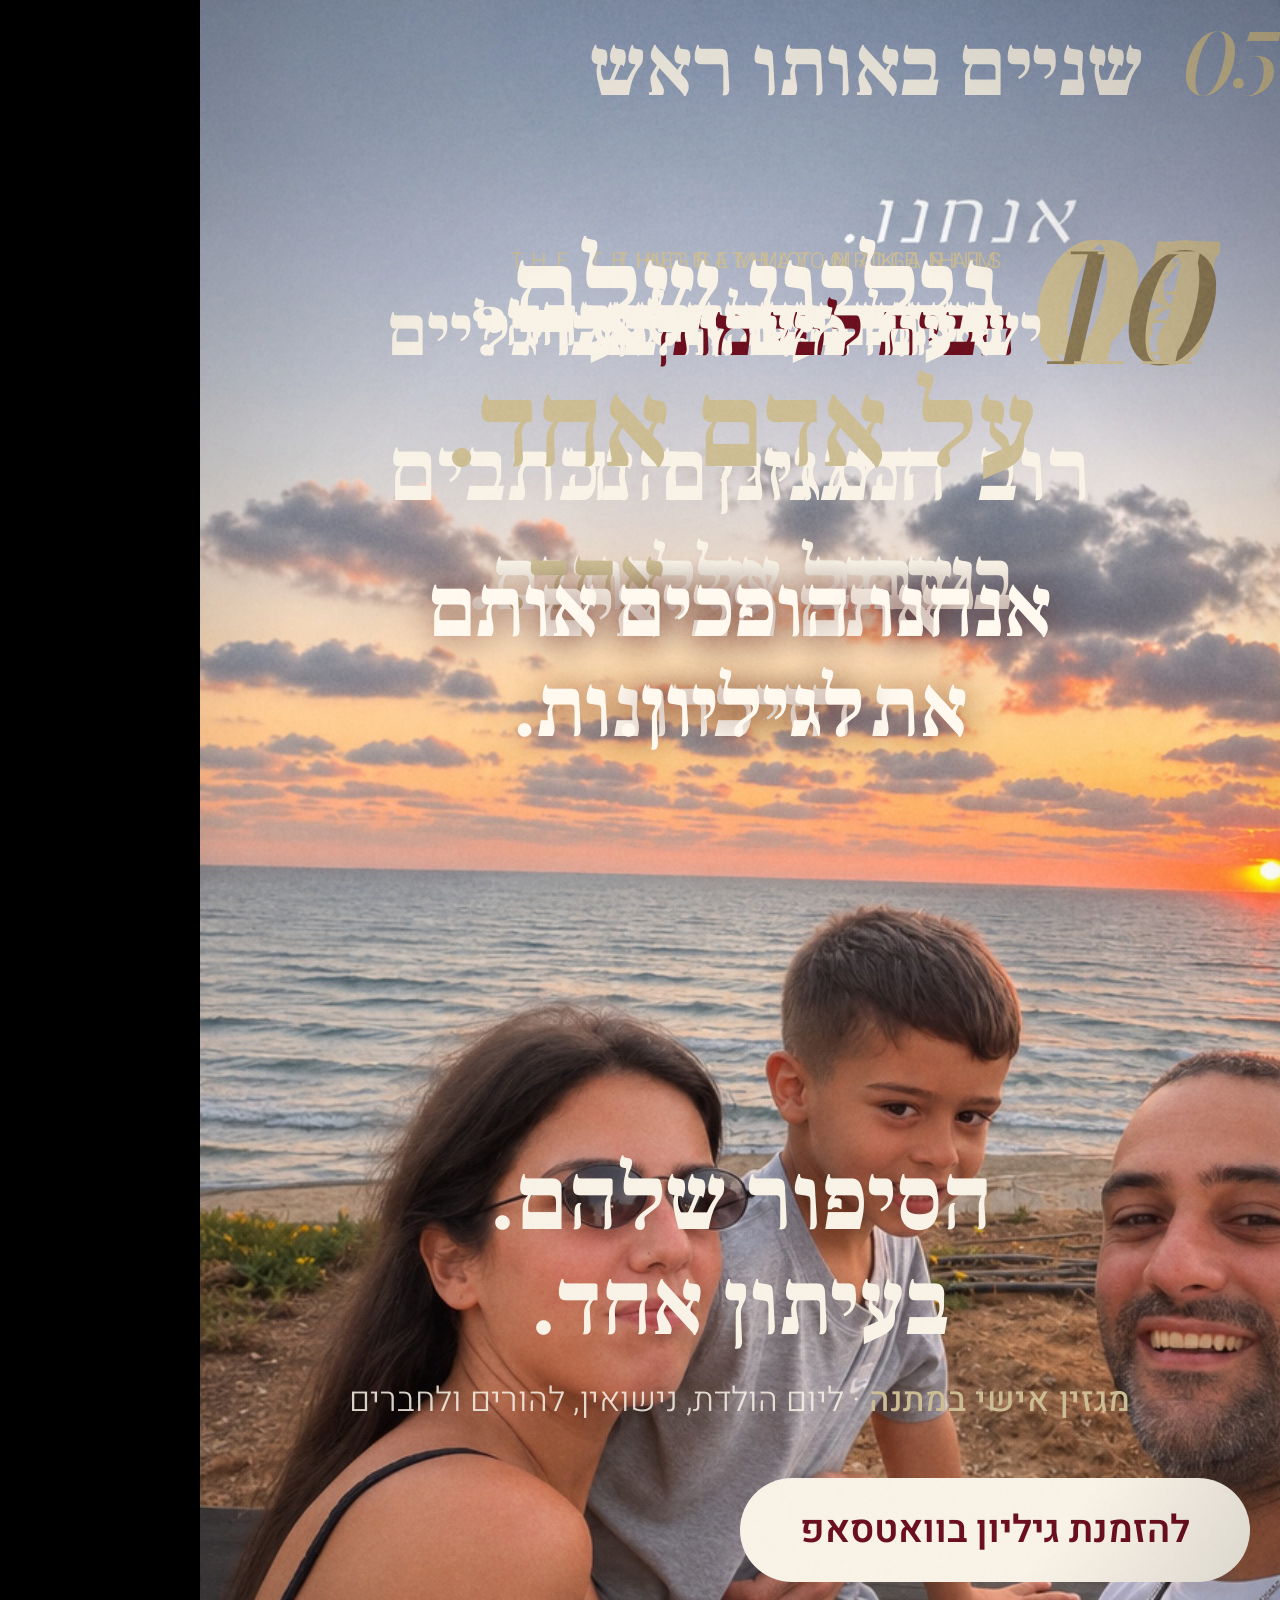
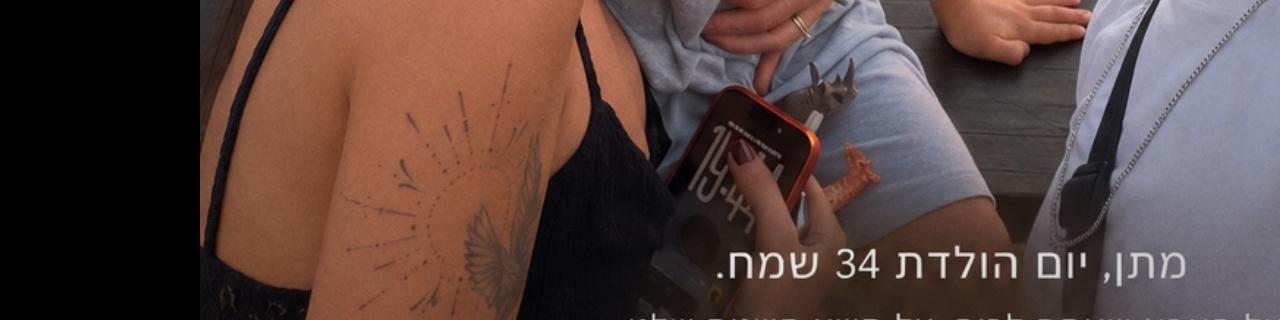
<file: video_v2/index.html>
<!doctype html>
<html lang="he" dir="rtl">
<head>
<meta charset="utf-8">
<title>GLOSS | Written About One · v2</title>
<link rel="stylesheet" href="assets/fonts/fonts.css">
<style>
:root{
  --bur:#6B0F1E; --bur-d:#3E0710; --ivory:#F8F2E7; --paper:#F3ECDF;
  --khaki:#8C7A55; --khaki-l:#CDBD93; --ink:#24130F;
  --serif:"Frank Ruhl Libre",serif; --sans:"Heebo",sans-serif; --didone:"Bodoni Moda",serif;
}
*{box-sizing:border-box;margin:0;padding:0}
html,body{width:1080px;height:1920px;overflow:hidden;background:#000}
#stage{position:relative;width:1080px;height:1920px;overflow:hidden;background:var(--bur);-webkit-font-smoothing:antialiased;font-family:var(--sans);color:var(--ivory)}
.abs{position:absolute}
.layer{position:absolute;inset:0;overflow:hidden}
.ltr{direction:ltr;unicode-bidi:isolate}
.mask{overflow:hidden;display:inline-block;vertical-align:top;padding:0 .05em .04em}
.mask>span{display:inline-block;will-change:transform}
.p3{transform-style:preserve-3d}

/* studio */
#studio{position:absolute;inset:0}
#studioLight{position:absolute;inset:0;background:radial-gradient(ellipse 70% 45% at 50% 42%,rgba(255,220,200,.16),rgba(0,0,0,0) 70%),radial-gradient(ellipse 120% 80% at 50% 50%,rgba(0,0,0,0) 40%,rgba(0,0,0,.45) 100%)}
#L3d{perspective:2400px;perspective-origin:540px 960px}
#cam{position:absolute;left:0;top:0;width:1080px;height:1920px}
.obj{position:absolute;left:0;top:0;width:1080px;height:1620px;transform-origin:0 0}
.face{position:absolute;left:0;top:0;width:1080px;height:1620px;backface-visibility:hidden}
.pimg{position:absolute;left:0;top:0;width:1080px;height:1620px;display:none}
.edge{position:absolute;background:repeating-linear-gradient(90deg,#efe8db 0 2px,#d9d0c0 2px 3px)}
.edgeH{position:absolute;background:repeating-linear-gradient(0deg,#efe8db 0 2px,#d9d0c0 2px 3px)}
#floorShadow{position:absolute;left:0;top:0;width:1080px;height:1620px;background:radial-gradient(ellipse 50% 50% at 50% 50%,rgba(0,0,0,.55),rgba(0,0,0,0) 70%);transform-origin:50% 50%;filter:blur(20px)}
.strip{position:absolute;top:0;height:1620px;transform-style:preserve-3d;transform-origin:100% 50%}
.strip>.sf,.strip>.sb{position:absolute;left:0;top:0;height:1620px;backface-visibility:hidden;background-repeat:no-repeat}
.strip>.sb{transform:rotateY(180deg);background:linear-gradient(90deg,#efe7da,#f7f1e6)}
.sh{position:absolute;inset:0;pointer-events:none}
#sheen{position:absolute;left:0;top:0;width:1080px;height:1620px;pointer-events:none;mix-blend-mode:screen;
  background:linear-gradient(105deg,rgba(255,255,255,0) 38%,rgba(255,250,240,.10) 45%,rgba(255,255,255,.55) 50%,rgba(255,250,240,.10) 55%,rgba(255,255,255,0) 62%);background-size:300% 100%;background-repeat:no-repeat}
#underShade{position:absolute;left:0;top:0;width:1080px;height:1620px;pointer-events:none}
.lift{position:absolute;background-repeat:no-repeat;transform-style:preserve-3d}
.hole{position:absolute}

/* hook */
#hookCv{position:absolute;left:0;top:0;filter:drop-shadow(0 24px 40px rgba(0,0,0,.55))}
.hline{left:0;right:0;top:420px;text-align:center;font-family:var(--serif);font-weight:700;font-size:88px;line-height:1.2;color:var(--ivory)}
.hline em{font-style:normal;color:var(--khaki-l)}

/* big type */
.giant{left:0;right:0;text-align:center;font-family:var(--serif);font-weight:900;color:var(--ivory);line-height:1;white-space:nowrap}
.kick{left:0;right:0;text-align:center;font-family:var(--sans);font-weight:300;font-size:28px;letter-spacing:.42em;color:var(--khaki-l)}

/* chapter tabs */
.chap{position:absolute;display:flex;align-items:flex-end;gap:22px;direction:rtl;white-space:nowrap}
.chap .n{font-family:var(--didone);font-style:italic;font-weight:500;font-variation-settings:"opsz" 12;font-size:150px;line-height:.8;color:var(--khaki-l)}
.chap .t{font-family:var(--serif);font-weight:900;font-size:72px;line-height:1.02;color:var(--ivory);padding-bottom:4px}
.chap .t small{display:block;font-family:var(--sans);font-weight:300;font-size:22px;letter-spacing:.38em;color:var(--khaki-l);margin-bottom:12px}
.chap.light .t{color:var(--bur)} .chap.light .n{color:var(--khaki)} .chap.light .t small{color:var(--khaki)}
.vert{position:absolute;transform-origin:0 0;white-space:nowrap;font-family:var(--serif);font-weight:900;font-size:84px;color:var(--ivory)}

/* flat scenes */
.full{position:absolute;inset:0;overflow:hidden}
.full img{position:absolute;left:0;top:0;transform-origin:0 0}
#doors{perspective:1600px;perspective-origin:540px 960px}
.door{position:absolute;top:0;width:540px;height:1920px;overflow:hidden;background:var(--bur);backface-visibility:hidden}
.door img{position:absolute;top:150px;width:1080px;height:1620px}
#dof{position:absolute;inset:0;pointer-events:none;backdrop-filter:blur(9px);-webkit-backdrop-filter:blur(9px)}
.sunCopy{left:0;right:0;text-align:center;font-family:var(--serif);font-weight:900;font-size:86px;line-height:1.16;color:#FFF9EF;text-shadow:0 2px 34px rgba(70,15,10,.6)}
.sunCopy .w{display:inline-block}
#bloom{position:absolute;inset:0;pointer-events:none;mix-blend-mode:screen}
#leak{position:absolute;inset:0;pointer-events:none;mix-blend-mode:screen}

/* end */
#endLine{left:0;right:0;top:1150px;text-align:center;font-family:var(--serif);font-weight:900;font-size:92px;line-height:1.1;color:var(--ivory)}
#endSub{left:0;right:0;top:1375px;text-align:center;font-family:var(--sans);font-weight:300;font-size:34px;line-height:1.5;color:rgba(248,242,231,.86)}
#endSub b{font-weight:500;color:var(--khaki-l);letter-spacing:.02em}
#endCta{left:50%;top:1478px;background:var(--ivory);color:var(--bur);font-family:var(--sans);font-weight:600;font-size:38px;padding:24px 60px;border-radius:999px;white-space:nowrap;overflow:hidden}
#ctaShine{position:absolute;inset:0;background:linear-gradient(105deg,transparent 35%,rgba(255,255,255,.9) 50%,transparent 65%);background-size:300% 100%;mix-blend-mode:soft-light}

#grain{position:absolute;inset:0;width:1080px;height:1920px;mix-blend-mode:overlay;opacity:.08;pointer-events:none}
#vig{position:absolute;inset:0;pointer-events:none;background:radial-gradient(ellipse 85% 70% at 50% 50%,rgba(0,0,0,0) 55%,rgba(0,0,0,.28) 100%)}
</style>
</head>
<body>
<div id="stage">

  <!-- ===== 3D WORLD ===== -->
  <div class="layer" id="L3d">
    <div id="studio"><div id="studioLight"></div></div>
    <div id="cam" class="p3">
      <div id="floorShadow"></div>
      <!-- the magazine object -->
      <div id="mag" class="obj p3">
        <img class="face" id="magBack" src="assets/pages/p-back.jpg" style="transform:translateZ(-14px) rotateY(180deg);backface-visibility:visible">
        <div class="edge" style="left:0;top:0;width:14px;height:1620px;transform-origin:0 0;transform:rotateY(90deg)"></div>
        <div class="edge" style="left:1080px;top:0;width:14px;height:1620px;transform-origin:0 0;transform:rotateY(90deg);background:#e9e2d4"></div>
        <div class="edgeH" style="left:0;top:0;width:1080px;height:14px;transform-origin:0 0;transform:rotateX(-90deg)"></div>
        <div class="edgeH" style="left:0;top:1620px;width:1080px;height:14px;transform-origin:0 0;transform:rotateX(-90deg)"></div>
        <div id="under" class="face"></div>
        <div id="underShade" style="transform:translateZ(.2px)"></div>
        <div id="holes" class="p3" style="position:absolute;left:0;top:0;width:1080px;height:1620px"></div>
        <div id="leafWrap" class="p3" style="position:absolute;left:0;top:0;width:1080px;height:1620px;transform:translateZ(.6px)"></div>
        <div id="lifts" class="p3" style="position:absolute;left:0;top:0;width:1080px;height:1620px"></div>
        <div id="sheen" style="transform:translateZ(1px)"></div>
      </div>
      <!-- loose sheet (drop / isometric) -->
      <div id="sheet" class="obj p3"><div id="sheetShadow" style="position:absolute;inset:0;background:rgba(0,0,0,.55);filter:blur(30px);transform:translateZ(-2px)"></div><img class="face" id="sheetImg" src="assets/pages/p-07.jpg"></div>
      <!-- exploded issue -->
      <div id="stack" class="p3" style="position:absolute;left:0;top:0"></div>
    </div>
    <div id="dof"></div>
  </div>

  <!-- ===== FLAT SCENES ===== -->
  <div class="layer" id="Lcouple"><div class="full"><img id="coupleImg" src="assets/pages/p-06.jpg"></div></div>
  <div class="layer" id="Ldoors"><div id="doors" class="full p3">
    <div class="door" id="doorL" style="left:0;transform-origin:0 50%"><img src="assets/pages/p-05.jpg" style="left:0"></div>
    <div class="door" id="doorR" style="left:540px;transform-origin:100% 50%"><img src="assets/pages/p-05.jpg" style="left:-540px"></div>
  </div></div>
  <div class="layer" id="Lhorse" style="background:#1d1d18"><div class="full"><img id="horseImg" src="assets/pages/p-08.jpg"></div></div>
  <div class="layer" id="Lplate"><div class="full"><img id="plateImg" src="assets/pages/p-11.jpg"></div>
    <svg class="abs" style="left:0;top:0" width="1080" height="1920"><circle id="plateRing" cx="540" cy="960" r="10" fill="none" stroke="#F8F2E7" stroke-width="3"/></svg></div>
  <div class="layer" id="Lsun"><div class="full"><img id="sunImg" src="assets/pages/p-14.jpg"></div><div id="bloom"></div><div id="leak"></div></div>

  <!-- ===== HOOK (die-cut sheet) ===== -->
  <div class="layer" id="Lhook">
    <canvas id="hookCv" width="1080" height="1920"></canvas>
    <div id="h1" class="abs hline"><span class="mask"><span>רוב</span></span> <span class="mask"><span>המגזינים</span></span> <span class="mask"><span>נכתבים</span></span><br><span class="mask"><span>בשביל</span></span> <span class="mask"><span>מיליונים.</span></span></div>
    <div id="h2" class="abs hline"><span class="mask"><span>המגזין</span></span> <span class="mask"><span>הזה</span></span><br><span class="mask"><span>נכתב</span></span> <span class="mask"><span>על</span></span> <span class="mask"><span><em>אחד.</em></span></span></div>
  </div>

  <!-- ===== TYPE OVERLAYS ===== -->
  <div class="layer" id="Ltype" style="pointer-events:none">
    <div id="cvKick" class="abs kick" style="top:250px">על השער</div>
    <div id="gA1" class="abs giant" style="top:300px;font-size:210px"><span class="mask"><span>לא כוכב</span></span></div>
    <div id="gA2" class="abs giant" style="top:1390px;font-size:200px"><span class="mask"><span>קולנוע.</span></span></div>
    <div id="gB1" class="abs giant" style="top:300px;font-size:220px"><span class="mask"><span>מישהו</span></span></div>
    <div id="gB2" class="abs giant" style="top:1400px;font-size:150px"><span class="mask"><span>שאתם</span></span> <span class="mask"><span>אוהבים.</span></span></div>
    <div id="chaps"></div>
    <div id="riffNum" class="abs ltr" style="left:70px;top:250px;font-family:var(--didone);font-style:italic;font-weight:500;font-size:150px;color:var(--khaki-l)"></div>
    <div id="stA" class="abs giant" style="top:230px;font-size:120px;line-height:1.08"><span class="mask"><span>גיליון שלם.</span></span><br><span class="mask"><span style="color:var(--khaki-l)">על אדם אחד.</span></span></div>
    <div id="sunA" class="abs sunCopy" style="top:560px"></div>
    <div id="sunB" class="abs sunCopy" style="top:560px"></div>
    <div id="endLine" class="abs"><span class="mask"><span>הסיפור שלהם.</span></span><br><span class="mask"><span>בעיתון אחד.</span></span></div>
    <div id="endSub" class="abs"><b>מגזין אישי במתנה</b> · ליום הולדת, נישואין, להורים ולחברים</div>
    <div id="endCta" class="abs">להזמנת גיליון בוואטסאפ<div id="ctaShine"></div></div>
  </div>

  <img id="grain" src="assets/grain0.png">
  <div id="vig"></div>
</div>

<script>
/* ================= core ================= */
const BPM=110, B=60/BPM, FPS=30;
const T=b=>b*B;
const $=id=>document.getElementById(id);
const clamp=(x,a=0,b=1)=>Math.min(b,Math.max(a,x));
const seg=(t,a,b)=>clamp((t-a)/(b-a));
const lerp=(a,b,p)=>a+(b-a)*p;
const sstep=p=>p*p*(3-2*p);
const E={
  lin:p=>p,
  outExpo:p=>p>=1?1:1-Math.pow(2,-10*p),
  inExpo:p=>p<=0?0:Math.pow(2,10*p-10),
  inOutExpo:p=>p<=0?0:p>=1?1:p<.5?Math.pow(2,20*p-10)/2:(2-Math.pow(2,-20*p+10))/2,
  outCubic:p=>1-Math.pow(1-p,3), inCubic:p=>p*p*p,
  inOutCubic:p=>p<.5?4*p*p*p:1-Math.pow(-2*p+2,3)/2,
  outQuart:p=>1-Math.pow(1-p,4), inOutQuart:p=>p<.5?8*p*p*p*p:1-Math.pow(-2*p+2,4)/2,
  inOutSine:p=>-(Math.cos(Math.PI*p)-1)/2,
  outBack:p=>{const c1=1.5,c3=c1+1;return 1+c3*Math.pow(p-1,3)+c1*Math.pow(p-1,2)},
};
const show=(el,v)=>{el.style.display=v?'':'none'};
const P=i=>`assets/pages/p-${i==='back'?'back':String(i).padStart(2,'0')}.jpg`;
const PW=1500,PH=2250, K=1080/1500; // page px -> object units

/* keyframe interpolation: keys=[[t,{...},ease?]] */
function kf(t,keys){
  if(t<=keys[0][0]) return {...keys[0][1]};
  for(let i=1;i<keys.length;i++){
    const [t1,s1,e]=keys[i], [t0,s0]=keys[i-1];
    if(t<=t1){ const p=(E[e||'inOutCubic'])(seg(t,t0,t1)); const o={}; for(const k in s1) o[k]=lerp(s0[k]??s1[k],s1[k],p); for(const k in s0) if(!(k in o)) o[k]=s0[k]; return o; }
  }
  return {...keys[keys.length-1][1]};
}
function objTf(s){ // place object (1080x1620) with its center at x,y,z
  return `translate3d(${s.x}px,${s.y}px,${s.z||0}px) rotateZ(${s.rz||0}deg) rotateX(${s.rx||0}deg) rotateY(${s.ry||0}deg) scale(${s.s??1}) translate(-540px,-810px)`;
}
function maskReveal(el,t,t0,stagger=0.06,dur=0.55,out=null,outDur=0.35){
  el.querySelectorAll('.mask>span').forEach((s,i)=>{
    let p=E.outExpo(seg(t,t0+i*stagger,t0+i*stagger+dur));
    let y=(1-p)*112;
    if(out!=null){ const q=E.inCubic(seg(t,out+i*0.035,out+i*0.035+outDur)); y-=q*112; }
    s.style.transform=`translateY(${y}%)`;
  });
}
function place(img,w,h,cx,cy,zoom=1){
  const s=Math.max(w/PW,h/PH)*zoom; let x=w/2-cx*PW*s, y=h/2-cy*PH*s;
  x=Math.min(0,Math.max(w-PW*s,x)); y=Math.min(0,Math.max(h-PH*s,y));
  img.style.width=PW+'px'; img.style.height=PH+'px'; img.style.transform=`translate(${x}px,${y}px) scale(${s})`;
  return {s,x,y};
}

/* ================= magazine: under pages ================= */
const under=$('under'); const underImgs={};
[1,2,3,4,5,6,7,8,9,10,11,12,13,14,'back'].forEach(i=>{const im=document.createElement('img');im.className='pimg';im.src=P(i);under.appendChild(im);underImgs[i]=im;});
let curUnder=null;
function setUnder(i){ if(curUnder===i) return; if(curUnder!=null) underImgs[curUnder].style.display='none'; underImgs[i].style.display='block'; curUnder=i; }

/* ================= magazine: curling leaf ================= */
const NS=22, WS=1080/NS;
const strips=[];
(function buildLeaf(){
  let parent=$('leafWrap');
  for(let k=0;k<NS;k++){
    const s=document.createElement('div'); s.className='strip';
    s.style.width=WS+'px'; s.style.left = k===0 ? (1080-WS)+'px' : (-WS)+'px';
    const f=document.createElement('div'); f.className='sf'; f.style.width=(WS+1.2)+'px'; f.style.left='-0.6px';
    f.style.backgroundSize='1080px 1620px'; f.style.backgroundPosition=`${-(1080-(k+1)*WS)+0.6}px 0`;
    const fs=document.createElement('div'); fs.className='sh'; f.appendChild(fs);
    const b=document.createElement('div'); b.className='sb'; b.style.width=(WS+1.2)+'px'; b.style.left='-0.6px';
    const bs=document.createElement('div'); bs.className='sh'; b.appendChild(bs);
    s.appendChild(f); s.appendChild(b); parent.appendChild(s); strips.push({s,f,fs,b,bs}); parent=s;
  }
})();
let leafSrc=null;
function setLeaf(src,p,curl=70,lift=0){
  const wrap=$('leafWrap');
  if(src==null||p<=0.0001||p>=0.9999){ wrap.style.display='none'; $('underShade').style.background='none'; return; }
  wrap.style.display='';
  if(leafSrc!==src){ strips.forEach(o=>o.f.style.backgroundImage=`url(${src})`); leafSrc=src; }
  const th=180*p;
  const Bc=Math.sin(Math.PI*p)*curl;
  // distribute bend toward free edge
  let wsum=0; const w=[]; for(let k=0;k<NS;k++){ const v=Math.pow((k+1)/NS,1.6); w.push(v); wsum+=v; }
  let cum=0;
  for(let k=0;k<NS;k++){
    let d = k===0 ? th + Bc*w[0]/wsum : Bc*w[k]/wsum;
    if(cum+d>179.2) d=179.2-cum;
    cum+=d;
    const o=strips[k]; o.s.style.transform=`rotateY(${d.toFixed(3)}deg)`;
    const c=Math.cos(cum*Math.PI/180), sn=Math.sin(cum*Math.PI/180);
    // light from upper-front-left: shade by facing, specular streak near 35deg
    const dark=clamp(0.5*(1-Math.abs(c)),0,0.55);
    const spec=Math.max(0,Math.cos((cum-32)*Math.PI/180*3))*(cum<70?0.22:0);
    o.fs.style.background=`rgba(0,0,0,${dark.toFixed(3)})`;
    o.fs.style.boxShadow= spec>0.01?`inset 0 0 0 999px rgba(255,248,235,${spec.toFixed(3)})`:'none';
    o.bs.style.background=`rgba(0,0,0,${(clamp(0.45*(1-Math.abs(c)),0,0.5)).toFixed(3)})`;
  }
  // shadow on the page underneath: soft band moving with the free edge
  const xEdge = 1080 - 1080*Math.cos(Math.min(th+Bc*0.5,180)*Math.PI/180*0.5)*0; // unused
  const a=Math.sin(Math.PI*p);
  const prog=p*100;
  $('underShade').style.background=`linear-gradient(90deg, rgba(0,0,0,0) ${Math.max(0,prog*0.9-30)}%, rgba(0,0,0,${0.42*a}) ${Math.max(0,prog*0.9)}%, rgba(0,0,0,${0.12*a}) 100%)`;
}

/* ================= lifted crops ================= */
function mkLift(id,page,rect,poly,holeColor){
  const L=$('lifts'), H=$('holes');
  const [x,y,w,h]=rect.map(v=>v*K);
  const d=document.createElement('div'); d.className='lift'; d.id=id;
  d.style.cssText+=`left:${x}px;top:${y}px;width:${w}px;height:${h}px;background-image:url(${P(page)});background-size:1080px 1620px;background-position:${-x}px ${-y}px;transform-origin:50% 50%`;
  if(poly) d.style.clipPath=`polygon(${poly.map(([px,py])=>`${px*K-x}px ${py*K-y}px`).join(',')})`;
  L.appendChild(d);
  const sh=document.createElement('div'); sh.className='hole'; sh.id=id+'_h';
  sh.style.cssText=`left:${x}px;top:${y}px;width:${w}px;height:${h}px;background:${holeColor};transform:translateZ(.3px)`;
  if(poly) sh.style.clipPath=d.style.clipPath;
  H.appendChild(sh);
  const sd=document.createElement('div'); sd.className='hole'; sd.id=id+'_s';
  sd.style.cssText=`left:${x}px;top:${y}px;width:${w}px;height:${h}px;background:rgba(0,0,0,.6);filter:blur(26px);transform:translateZ(.4px)`;
  H.appendChild(sd);
  return {el:d,hole:sh,shadow:sd,page};
}
const LIFTS={
  fam: mkLift('lfam',3,[28,683,530,447],[[30,700],[541,684],[556,1116],[45,1129]],'#ffffff'),
  e1: mkLift('le1',4,[62,1442,453,425],null,'#17141a'),
  e2: mkLift('le2',4,[535,1442,433,425],null,'#17141a'),
  e3: mkLift('le3',4,[988,1442,452,425],null,'#17141a'),
};
function setLift(L,on,{z=0,dx=0,dy=0,rz=0,rx=0,ry=0,s=1}={},shadowA=1){
  show(L.el,on); show(L.hole,on); show(L.shadow,on);
  if(!on) return;
  L.el.style.transform=`translate3d(${dx}px,${dy}px,${z}px) rotateZ(${rz}deg) rotateX(${rx}deg) rotateY(${ry}deg) scale(${s})`;
  L.el.style.boxShadow=`0 ${10+z*0.12}px ${20+z*0.25}px rgba(0,0,0,${0.35*shadowA})`;
  L.shadow.style.transform=`translate3d(${dx*0.6+z*0.08}px,${dy*0.6+z*0.18}px,.4px)`;
  L.shadow.style.opacity=clamp(z/120)*0.8*shadowA;
  L.hole.style.opacity=clamp(z/40);
}

/* ================= exploded stack ================= */
const stackEls=[];
(function(){
  const st=$('stack');
  for(let i=1;i<=14;i++){ const d=document.createElement('img'); d.src=P(i); d.className='obj'; d.style.boxShadow='0 30px 60px rgba(0,0,0,.35)'; st.appendChild(d); stackEls.push(d); }
})();

/* ================= hook canvas ================= */
const cv=$('hookCv'), cx2=cv.getContext('2d');
const ODO={font:'500 196px "Bodoni Moda"', y:1130}; let PIV=null;
let digitW=0, commaW=0, oneBox=null;
function hookValue(t){ const p=seg(t,0.35,2.25); return {v:Math.pow(10,6*(1-E.outQuart(p))), p}; }
function crossTime(thr){ // time when value drops below thr
  let lo=0.35, hi=2.25; for(let i=0;i<40;i++){ const m=(lo+hi)/2; if(hookValue(m).v>thr) lo=m; else hi=m; } return hi;
}
const ITEMS=[]; // odometer layout items
function buildOdo(){
  cx2.font=ODO.font; digitW=Math.max(...'0123456789'.split('').map(c=>cx2.measureText(c).width)); commaW=cx2.measureText(',').width;
  const seq=['d6',',','d5','d4','d3',',','d2','d1','d0'];
  seq.forEach(s=>{
    if(s===',') ITEMS.push({type:'c',w:commaW});
    else ITEMS.push({type:'d',e:+s[1],w:digitW});
  });
  // commas belong to the digit before them (left)
  ITEMS[1].e=6; ITEMS[5].e=3;
  ITEMS.forEach(it=>{ it.tc = it.e===0? 99 : crossTime(Math.pow(10,it.e)); it.dir = (it.e%2?1:-1); });
}
function drawHook(t){
  const W=1080,H=1920; cx2.setTransform(1,0,0,1,0,0); cx2.clearRect(0,0,W,H);
  const {v,p}=hookValue(t);
  // weight morph of final "1": 500 -> 860
  const wq=E.inOutCubic(seg(t,2.75,3.3));
  const wt=Math.round(lerp(500,860,wq));
  // sheet
  cx2.globalCompositeOperation='source-over';
  cx2.fillStyle='#6B0F1E'; cx2.fillRect(0,0,W,H);
  // studio light on the sheet
  const g=cx2.createRadialGradient(540,860,50,540,960,1200); g.addColorStop(0,'rgba(255,215,200,.10)'); g.addColorStop(1,'rgba(0,0,0,.30)');
  cx2.fillStyle=g; cx2.fillRect(0,0,W,H);
  const holeA=E.inOutCubic(seg(t,3.05,3.45));
  const zoom=E.inExpo(seg(t,T(6),T(8)));
  cx2.font=`${wt} 196px "Bodoni Moda"`;
  const m=cx2.measureText('1');
  const gx=540, gy=ODO.y;
  const bw=m.actualBoundingBoxLeft+m.actualBoundingBoxRight, bh=m.actualBoundingBoxAscent;
  const pivX=PIV?PIV.x:gx, pivY=PIV?PIV.y:gy-bh*0.45;
  const pre=lerp(1,3.1,E.inOutCubic(seg(t,2.6,3.35))); const sc=pre*(1+zoom*11);
  if(holeA>0 && GLY){
    const f=GLY.f/196; // glyph bitmap is rendered at 1600px font
    cx2.save();
    cx2.translate(pivX,pivY); cx2.scale(sc,sc); cx2.translate(-pivX,-pivY);
    cx2.imageSmoothingQuality='high';
    cx2.globalCompositeOperation='destination-out'; cx2.globalAlpha=holeA;
    cx2.drawImage(GLY.c, gx-GLY.ox/f, gy-GLY.oy/f, GLY.c.width/f, GLY.c.height/f);
    cx2.globalAlpha=1; cx2.globalCompositeOperation='source-over';
    if(sc<6){ cx2.globalAlpha=0.5*holeA*(1-sc/6); cx2.drawImage(GLY.edge, gx-GLY.ox/f-1.2, gy-GLY.oy/f-1.2, GLY.c.width/f, GLY.c.height/f); cx2.globalAlpha=1; }
    cx2.restore();
  }
  // odometer digits (ivory) until the hole takes over
  if(holeA<1){
    cx2.save(); cx2.translate(pivX,pivY); cx2.scale(pre,pre); cx2.translate(-pivX,-pivY); cx2.globalAlpha=1-holeA; cx2.fillStyle='#F8F2E7'; cx2.textBaseline='alphabetic'; cx2.textAlign='left';
    // effective widths
    const eff=ITEMS.map(it=>{ if(it.e===0) return it.w; const dt=t-it.tc; return it.w*(1-sstep(clamp(dt/0.32))); });
    const tot=eff.reduce((a,b)=>a+b,0);
    let x=540-tot/2;
    const lh=250;
    const pop = t>2.25 ? 1+0.07*Math.exp(-(t-2.25)*8)*Math.cos((t-2.25)*20) : 1;
    ITEMS.forEach((it,i)=>{
      const dt=t-it.tc;
      let fy=0, rot=0, al=1;
      if(it.e!==0 && dt>0){ fy=0.5*5200*dt*dt; rot=dt*2.4*it.dir; al=1-clamp(dt/0.55); }
      if(al<=0){ x+=eff[i]; return; }
      cx2.save(); cx2.globalAlpha*=al;
      const cxm=x+it.w/2;
      cx2.translate(cxm,gy-80+fy); cx2.rotate(rot); cx2.translate(-cxm,-(gy-80));
      if(it.e===0||true){ /* pop applies to whole */ }
      if(it.type==='c'){ cx2.font=ODO.font; cx2.fillText(',',x,gy); }
      else{
        cx2.font = it.e===0? `${wt} 196px "Bodoni Moda"` : ODO.font;
        let roll = (v/Math.pow(10,it.e))%10; if(p>=1) roll = it.e===0?1:0;
        if(it.e>0 && dt>0) roll=0; // leading zero
        // column clip
        cx2.save(); cx2.beginPath(); cx2.rect(x-20,gy-205,it.w+40,lh); cx2.clip();
        const base=Math.floor(roll), fr=roll-base;
        for(let k=-1;k<=1;k++){
          const d=((base+k)%10+10)%10;
          cx2.fillText(String(d), x+(it.w-cx2.measureText(String(d)).width)/2, gy - (k - fr)*lh);
        }
        cx2.restore();
      }
      cx2.restore();
      x+=eff[i];
    });
    cx2.restore();
  }
  // apply pop by CSS scale on canvas would scale sheet; skip
}

let GLY=null;
function buildGlyph(){
  const F=1600, c=document.createElement('canvas'); c.width=1400; c.height=1500; const g=c.getContext('2d');
  g.font=`860 ${F}px "Bodoni Moda"`; g.textAlign='center'; g.fillStyle='#000';
  const ox=700, oy=1300; g.fillText('1',ox,oy);
  const e=document.createElement('canvas'); e.width=c.width; e.height=c.height; const ge=e.getContext('2d');
  ge.drawImage(c,0,0); ge.globalCompositeOperation='source-in'; ge.fillStyle='#FFE9DC'; ge.fillRect(0,0,e.width,e.height);
  GLY={c,edge:e,ox,oy,f:F};
}
function findPivot(){
  const c=document.createElement('canvas'); c.width=1080; c.height=1920; const g=c.getContext('2d');
  g.font='860 196px "Bodoni Moda"'; g.textAlign='center'; g.fillStyle='#000'; g.fillText('1',540,ODO.y);
  const m=g.measureText('1'); const top=ODO.y-m.actualBoundingBoxAscent;
  const y=Math.round(top+m.actualBoundingBoxAscent*0.55);
  const row=g.getImageData(0,y,1080,1).data; let xs=[]; for(let x=0;x<1080;x++) if(row[x*4+3]>200) xs.push(x);
  // longest run
  let best=[0,0],cur=[xs[0],xs[0]]; for(let i=1;i<xs.length;i++){ if(xs[i]===xs[i-1]+1) cur[1]=xs[i]; else { if(cur[1]-cur[0]>best[1]-best[0]) best=cur.slice(); cur=[xs[i],xs[i]]; } } if(cur[1]-cur[0]>best[1]-best[0]) best=cur;
  return {x:(best[0]+best[1])/2, y};
}
/* ================= chapter tabs ================= */
const CH=[
  {id:'c03',n:'03',t:'העולם של מתן',k:'THE THINGS THAT MAKE HIM',st:'right:60px;top:240px'},
  {id:'c04',n:'04',t:'מתן וריף: הסדרה',k:'THE FAMILY ORIGINAL',st:'right:60px;top:240px'},
  {id:'c07',n:'07',t:'חודש מחוץ לשגרה',k:'HONEYMOON DIARIES',st:'right:60px;top:240px'},
  {id:'c08',n:'08',t:'אהבה עם ארבע רגליים',k:'',st:'right:60px;top:250px'},
  {id:'c10',n:'10',t:'הבית לפי מתן',k:'',st:'right:60px;top:250px',light:1},
  {id:'c11',n:'11',t:'יש עוד משהו לאכול?',k:'',st:'right:60px;top:250px'},
];
(function(){
  const host=$('chaps');
  CH.forEach(c=>{const d=document.createElement('div'); d.className='chap'+(c.light?' light':''); d.id=c.id; d.style.cssText+=c.st;
    d.innerHTML=`<div class="n ltr"><span class="mask"><span>${c.n}</span></span></div><div class="t">${c.k?`<small><span class="mask"><span>${c.k}</span></span></small>`:''}<span class="mask"><span>${c.t}</span></span></div>`; host.appendChild(d);});
  // vertical title for 05
  const v=document.createElement('div'); v.className='vert'; v.id='c05';
  v.innerHTML=`<span class="mask"><span><span class="ltr" style="font-family:var(--didone);font-style:italic;font-weight:500;color:var(--khaki-l)">05</span>&nbsp;&nbsp;שניים באותו ראש</span></span>`;
  host.appendChild(v);
})();
function chap(id,t,a,b,light){ const el=$(id); const on=t>=a-0.02&&t<b; show(el,on); if(on) maskReveal(el,t,a+0.04,0.05,0.5,b-0.3,0.28); }

/* word-split copy for blur-in */
function words(el,text){ el.innerHTML=text.split('\n').map(line=>line.split(' ').map(w=>`<span class="w">${w}</span>`).join(' ')).join('<br>'); return [...el.querySelectorAll('.w')]; }
const sunAW=words($('sunA'),'אתם מביאים\nאת הזיכרונות.');
const sunBW=words($('sunB'),'אנחנו הופכים אותם\nלגיליון.');
function blurIn(ws,t,t0,st,dur,out){
  ws.forEach((w,i)=>{
    const p=E.outCubic(seg(t,t0+i*st,t0+i*st+dur));
    let o=p, bl=(1-p)*18, y=(1-p)*26, ls=(1-p)*0.08;
    if(out!=null){ const q=E.inCubic(seg(t,out+i*0.05,out+i*0.05+0.4)); o*=1-q; bl+=q*14; y-=q*20; }
    w.style.opacity=o; w.style.filter=`blur(${bl.toFixed(2)}px)`; w.style.transform=`translateY(${y}px)`; w.style.letterSpacing=ls+'em';
  });
}

/* ================= MAG STATE over time ================= */
// page-fit: center (540,960), s=1
const FIT={x:540,y:960,z:0,rx:0,ry:0,rz:0,s:1};
const MAGKEYS=[
  [T(5.6),{x:540,y:960,z:0,rx:0,ry:0,rz:0,s:1.2}],
  [T(8.4),{x:540,y:960,z:0,rx:0,ry:0,rz:0,s:1.0},'outCubic'],
  [T(9.0),{x:540,y:960,z:0,rx:0,ry:0,rz:0,s:1.0}],
  [T(11.0),{x:540,y:950,z:0,rx:7,ry:-26,rz:-2,s:.5},'inOutQuart'],
  [T(13.5),{x:540,y:945,z:0,rx:4,ry:6,rz:1,s:.5},'inOutSine'],
  [T(15.6),{x:540,y:950,z:0,rx:6,ry:24,rz:2,s:.5},'inOutSine'],
  [T(17.0),FIT,'inOutQuart'],
];
function magState(t){ return kf(t,MAGKEYS); }

/* ================= RENDER ================= */
function render(t){
  $('grain').src=`assets/grain${Math.floor(t*FPS)%6}.png`;
  const beat=t/B;

  /* ---------- HOOK ---------- */
  const hookOn=t<T(8)+0.02;
  show($('Lhook'),hookOn);
  if(hookOn){
    drawHook(t);
    maskReveal($('h1'),t,-2,0.07,0.6,2.0);
    maskReveal($('h2'),t,2.3,0.08,0.6,T(6)-0.05);
    $('hookCv').style.filter = t>2.9?`drop-shadow(0 ${lerp(4,30,seg(t,3.0,T(8)))}px ${lerp(6,40,seg(t,3,T(8)))}px rgba(0,0,0,${lerp(.35,.6,seg(t,3,T(8)))}))`:'none';
    $('hookCv').style.display = (t>T(7.95))?'none':'';
  }

  /* ---------- reset 3D bits ---------- */
  const mag=$('mag'), sheet=$('sheet'), stack=$('stack');
  show(sheet,false); show(stack,false); show(mag,true);
  Object.values(LIFTS).forEach(L=>setLift(L,false));
  setLeaf(null,0);
  $('sheen').style.opacity=0;
  $('dof').style.display='none';
  $('studio').style.background='#6B0F1E';
  $('L3d').style.filter='none';
  $('floorShadow').style.opacity=0;
  let ms=null, camTf='';

  /* ---------- COVER OBJECT 6 -> 17 ---------- */
  if(t<T(17)){
    ms=magState(t); setUnder(1);
    // gloss sweeps
    const sw1=seg(t,T(8.1),T(9.6)), sw2=seg(t,T(12.6),T(14.2)), sw3=seg(t,T(15.2),T(16.6));
    const sw = sw1>0&&sw1<1?sw1: sw2>0&&sw2<1?sw2 : sw3>0&&sw3<1?sw3 : -1;
    if(sw>=0){ $('sheen').style.opacity=Math.sin(Math.PI*sw)*0.95; $('sheen').style.backgroundPosition=`${lerp(130,-30,E.inOutCubic(sw))}% 0`; }
    $('floorShadow').style.opacity = seg(t,T(9),T(11))*(1-seg(t,T(16),T(17)));
  }
  /* ---------- OPEN COVER 17 -> 18.6, CONTENTS 18.6 -> 20 ---------- */
  else if(t<T(20)){
    const p=E.inOutCubic(seg(t,T(17),T(18.7)));
    setUnder(2); setLeaf(P(1),p,85);
    const c=E.inOutCubic(seg(t,T(18.4),T(20)));
    ms={...FIT, s:lerp(1,1.42,c), x:lerp(540,540-0.22*1080*1.42,c), y:lerp(960,960-0.12*1620*1.42,c), rx:lerp(0,8,c), ry:lerp(0,-6,c)};
  }
  /* ---------- m1 03: turn 2->3, tilt + lift polaroid 20 -> 22 ---------- */
  else if(t<T(22)){
    const p=E.inOutCubic(seg(t,T(20),T(20.75)));
    setUnder(3); setLeaf(p<1?P(2):null,p,95);
    const c=E.inOutQuart(seg(t,T(20.5),T(21.6)));
    const from={...FIT,s:1.42,x:540-0.22*1080*1.42,y:960-0.12*1620*1.42,rx:8,ry:-6};
    const to={x:760,y:1060,z:0,rx:38,ry:-8,rz:-7,s:1.25};
    ms={}; for(const k in to) ms[k]=lerp(from[k],to[k],c);
    const lp=E.outBack(seg(t,T(21),T(21.8)));
    setLift(LIFTS.fam,t>T(20.9),{z:lerp(0,190,lp),dy:lerp(0,-40,lp),rz:lerp(0,-5,lp),rx:lerp(0,-22,lp)});
    $('dof').style.display=''; const dq=seg(t,T(20.6),T(21.2));
    $('dof').style.webkitMaskImage=$('dof').style.maskImage=`linear-gradient(180deg, rgba(0,0,0,${dq}) 0%, rgba(0,0,0,0) 34%, rgba(0,0,0,0) 62%, rgba(0,0,0,${dq}) 100%)`;
  }
  /* ---------- m2 04: whip -> lift 3 episodes 22 -> 24 ---------- */
  else if(t<T(24)){
    const w=seg(t,T(22),T(22.55));
    const ein=E.inOutExpo(w);
    if(ein<0.5){ setUnder(3); ms={x:lerp(760,760+2200,ein*2),y:1060,z:0,rx:38,ry:-8,rz:-7,s:1.25};
      setLift(LIFTS.fam,true,{z:190,dy:-40,rz:-5,rx:-22}); }
    else { setUnder(4); const q=(ein-0.5)*2; ms={x:lerp(-1700,540,q),y:960,z:0,rx:0,ry:lerp(-14,0,q),rz:0,s:1.0}; }
    const st=[T(22.7),T(23.05),T(23.4)];
    const dx=[300,0,-300];
    // three "episodes" leave the page and stack into a column: 01 top, 02 middle, 03 bottom
    const tgt=[[333,-700,-4],[0,-262,3],[-334,176,-3]];
    [LIFTS.e1,LIFTS.e2,LIFTS.e3].forEach((L,i)=>{
      const q=E.outBack(seg(t,st[i],st[i]+0.5));
      const [tx,ty,tr]=tgt[i];
      setLift(L,t>st[i],{z:lerp(0,220,q),dx:lerp(0,tx,q),dy:lerp(0,ty,q),rz:lerp(0,tr,q),rx:lerp(0,-8,q)*(1-q)+0,s:lerp(1,1.3,q)});
    });
    // dim page behind
    const dim=seg(t,T(22.7),T(23.4));
    $('underShade').style.background=`rgba(0,0,0,${0.55*dim})`;
  }
  /* ---------- m3 05: low-angle turn with roll 24 -> 26 ---------- */
  else if(t<T(26)){
    const p=E.inOutCubic(seg(t,T(24.2),T(25.3)));
    setUnder(5); setLeaf(P(4),p,110);
    const c=seg(t,T(24),T(26));
    const k1=E.inOutSine(seg(t,T(24),T(25.2))), k2=E.inOutQuart(seg(t,T(25.2),T(26)));
    ms={x:540,y:lerp(990,960,k2),z:lerp(-180,0,k2),rx:lerp(lerp(0,22,k1),0,k2),ry:lerp(lerp(0,-12,k1),0,k2),rz:lerp(lerp(0,-5,k1),0,k2),s:lerp(lerp(1,.82,k1),1,k2)};
  }
  /* ---------- m5 07: sheet drop 28 -> 30 (m4 doors are flat) ---------- */
  else if(t>=T(28)&&t<T(30.6)){
    show(mag,false); show(sheet,true);
    const q=E.outQuart(seg(t,T(28),T(28.9)));
    const set=seg(t,T(28.9),T(30.6));
    const bounce= t>T(28.9)? Math.exp(-(t-T(28.9))*7)*Math.sin((t-T(28.9))*22)*2.2 : 0;
    const s={x:lerp(560,545,q),y:lerp(800,1010,q),z:lerp(1500,0,q),rx:lerp(-10,26,q)+bounce,ry:lerp(18,0,q),rz:lerp(18,-4,q),s:0.78*(1+0.03*set)};
    sheet.style.transform=objTf(s);
    $('sheetShadow').style.opacity=lerp(0,1,q); $('sheetShadow').style.transform=`translate3d(${lerp(160,24,q)}px,${lerp(240,40,q)}px,-2px)`;
    $('studio').style.background='#5A0C19';
    // color drain into horse
    const dr=seg(t,T(29.6),T(30.4));
    $('L3d').style.filter=`grayscale(${dr}) brightness(${1-0.6*dr})`;
  }
  /* ---------- m7 10: flat -> isometric model 32 -> 34 ---------- */
  else if(t>=T(32)&&t<T(34.6)){
    show(mag,false); show(sheet,true); $('sheetImg').src=P(10);
    $('studio').style.background='#EFE7DA';
    const q=E.inOutQuart(seg(t,T(32.25),T(33.4)));
    const d=seg(t,T(33.4),T(34.6));
    const s={x:540,y:lerp(960,1040,q),z:0,rx:lerp(0,52,q),ry:0,rz:lerp(0,-38,q)-6*d,s:lerp(1.62,0.86,q)};
    sheet.style.transform=`translate3d(${s.x}px,${s.y}px,0) rotateX(${s.rx}deg) rotateZ(${s.rz}deg) scale(${s.s}) translate(${-0.5*1080}px,${-0.55*1620}px)`;
    $('sheetShadow').style.opacity=q; $('sheetShadow').style.transform=`translate3d(10px,20px,-30px)`;
  }
  /* ---------- m9 riffle 36 -> 38 ---------- */
  else if(t>=T(36)&&t<T(38.2)){
    const p1=E.inOutCubic(seg(t,T(36.2),T(36.95))), p2=E.inOutCubic(seg(t,T(36.95),T(37.7)));
    if(p1<1){ setUnder(12); setLeaf(P(11),p1,120); } else { setUnder(13); setLeaf(P(12),p2,120); }
    const k=seg(t,T(36),T(38.2));
    ms={...FIT,s:lerp(1.0,0.96,E.inOutSine(k)),rz:lerp(0,0,k)};
  }
  /* ---------- EXPLODED 38 -> 45 ---------- */
  else if(t>=T(38.2)&&t<T(45)){
    show(mag,false); show(stack,true);
    $('studio').style.background='#5E0D1A';
    const out=E.inOutQuart(seg(t,T(38.2),T(40)));      // pull back + orbit in
    const hold=seg(t,T(40),T(42));
    const back=E.inOutQuart(seg(t,T(43.1),T(44.6)));     // align p14 to fill
    const orbY=lerp(0,-38,out)+lerp(0,-8,hold), orbX=lerp(0,14,out), sc=lerp(1,0.46,out)*lerp(1,1.04,hold);
    const gap=lerp(0,95,out);
    const camY=lerp(960,1150,out);
    for(let i=1;i<=14;i++){
      const el=stackEls[i-1];
      const idx=13-i; // p13 at 0, p14 at -1 (behind)
      let z=idx*gap, x=0, y=0, rz=0, ry=0, op=1;
      // pages in front of p13 stream in from the camera
      if(i<13){ const arr=E.outQuart(seg(t,T(38.4)+ (12-i)*0.035, T(39.6)+(12-i)*0.035)); z=lerp(2600,z,arr); x=lerp((i%2?1:-1)*700,0,arr); rz=lerp((i%2?1:-1)*20,0,arr); op=arr>0?1:0; }
      // deal-off cascade
      const dl=seg(t,T(42)+(i-1)*0.07,T(42)+(i-1)*0.07+0.5);
      if(i<14 && dl>0){ const q=E.inCubic(dl); x+=(i%2?1:-1)*q*1900; y+=-q*260; rz+=(i%2?1:-1)*q*35; z+=q*400; op=q<1?1:0; }
      el.style.display=op?'':'none';
      // assemble world transform
      const S= lerp(sc,1.186,back);
      const oy=lerp(orbY,0,back), ox=lerp(orbX,0,back), cy=lerp(camY,960,back);
      el.style.transform=`translate3d(540px,${cy}px,0) scale(${S}) rotateX(${ox}deg) rotateY(${oy}deg) translate3d(${x}px,${y}px,${z}px) rotateZ(${rz}deg) translate(-540px,-810px)`;
      el.style.zIndex=20-i;
    }
    // dof blur on near pages via backdrop not possible per page; skip
  }

  if(ms){ mag.style.transform=objTf(ms);
    $('floorShadow').style.transform=`translate3d(${ms.x-540}px,${ms.y-960+150+ (1620*ms.s)*0.55}px,-60px) scale(${ms.s*0.9},${ms.s*0.12})`; }

  /* ---------- FLAT: doors (m4) 26 -> 28 ---------- */
  const doorsOn=t>=T(26)&&t<T(26.9);
  show($('Ldoors'),doorsOn);
  if(doorsOn){ const q=E.inOutCubic(seg(t,T(26),T(26.85)));
    $('doorL').style.transform=`rotateY(${q*-105}deg)`; $('doorR').style.transform=`rotateY(${q*105}deg)`;
    $('doorL').style.filter=$('doorR').style.filter=`brightness(${1-0.5*q})`; }
  const coupleOn=t>=T(26)&&t<T(28.9);
  show($('Lcouple'),coupleOn);
  if(coupleOn){ const q=seg(t,T(26),T(28.9)); place($('coupleImg'),1080,1920,.62,.46,lerp(1.18,1.0,E.outCubic(q)));
    $('Lcouple').style.clipPath = t>T(28.6)? `inset(0 0 ${E.inCubic(seg(t,T(28.6),T(28.9)))*0}% 0)`:'none'; }
  // the drop covers the couple: couple must sit under L3d during the drop -> we instead hide couple once the sheet fills
  if(t>=T(28)&&t<T(28.9)){ $('Lcouple').style.opacity = 1-E.inCubic(seg(t,T(28),T(28.35))); } else $('Lcouple').style.opacity=1;

  /* ---------- FLAT: horse (m6) 30.4 -> 32 ---------- */
  const horseOn=t>=T(29.9)&&t<T(32);
  show($('Lhorse'),horseOn);
  if(horseOn){ const q=seg(t,T(29.9),T(32)); place($('horseImg'),1080,1920,.29,.33,1.62*(1+0.07*E.inOutSine(q)));
    const r=E.inOutCubic(seg(t,T(29.9),T(30.6)))*150;
    $('Lhorse').style.webkitMaskImage=$('Lhorse').style.maskImage=`radial-gradient(circle at 46% 34%, #000 ${r*0.85}%, transparent ${r}%)`; }

  /* ---------- FLAT: plate iris (m8) 34 -> 36 ---------- */
  const plateOn=t>=T(34)&&t<T(36.25);
  show($('Lplate'),plateOn);
  if(plateOn){
    // framing: full-bleed then push to receipt, then back to page-fit for the hand-off
    const push=E.inOutCubic(seg(t,T(34.7),T(35.3))), back=E.inOutQuart(seg(t,T(35.45),T(36.2)));
    const img=$('plateImg');
    let s0=Math.max(1080/PW,1920/PH)*lerp(1.0,1.95,push);
    let fx=lerp(0.3, 0.2, push), fy=lerp(0.52,0.64,push);
    let x=540-fx*PW*s0, y=960-fy*PH*s0; x=Math.min(0,Math.max(1080-PW*s0,x)); y=Math.min(0,Math.max(1920-PH*s0,y));
    // page-fit target
    const sF=1080/PW, xF=0, yF=150;
    const S=lerp(s0,sF,back), X=lerp(x,xF,back), Y=lerp(y,yF,back);
    img.style.width=PW+'px'; img.style.height=PH+'px'; img.style.transform=`translate(${X}px,${Y}px) scale(${S})`;
    $('Lplate').style.background = back>0? '#6B0F1E':'transparent';
    // iris from plate centre (page px 230,1150)
    const pcx=X+230*S, pcy=Y+1150*S;
    const ir=E.inOutExpo(seg(t,T(34),T(34.6)));
    const R=lerp(0,640*S,ir)*(ir<1?1:3.5);
    $('Lplate').querySelector('.full').style.clipPath = ir<1?`circle(${R}px at ${pcx}px ${pcy}px)`:'none';
    const ring=$('plateRing'); ring.setAttribute('cx',pcx); ring.setAttribute('cy',pcy); ring.setAttribute('r',Math.max(1,R)); ring.style.opacity = ir<1? 0.9*Math.sin(Math.PI*ir):0;
  }

  /* ---------- SUN 44.6 -> 52.4 ---------- */
  const sunOn=t>=T(44.55)&&t<T(53.8);
  show($('Lsun'),sunOn);
  if(sunOn){
    const q=seg(t,T(44.6),T(53.8));
    const z=1.0+0.08*E.inOutSine(q);
    place($('sunImg'),1080,1920,.5,.42-0.03*q,z);
    const pulse=0.55+0.15*Math.sin(t*2.2);
    $('bloom').style.background=`radial-gradient(circle at ${lerp(71,70,q)}% ${lerp(31,30,q)}%, rgba(255,190,120,${0.5*pulse}) 0%, rgba(255,140,80,${0.18*pulse}) 14%, rgba(0,0,0,0) 34%)`;
    const lk=seg(t,T(45.2),T(47.6));
    $('leak').style.background=`linear-gradient(115deg, rgba(0,0,0,0) ${lerp(-40,110,lk)-25}%, rgba(255,170,110,${0.22*Math.sin(Math.PI*lk)}) ${lerp(-40,110,lk)}%, rgba(0,0,0,0) ${lerp(-40,110,lk)+25}%)`;
  }
  /* ---------- CLOSE + END 52 -> 60 ---------- */
  if(t>=T(52)){
    show($('Lsun'),false);
    show(mag,true); show(stack,false); show(sheet,false);
    $('studio').style.background='#6B0F1E';
    const p=E.inOutCubic(seg(t,T(52),T(53.5)));
    setUnder(14);
    // closing = back cover leaf travels 180 -> 0 (reverse turn)
    setLeaf(P('back'),1-p,90);
    if(p>=1){ setUnder('back'); }
    const k=E.inOutQuart(seg(t,T(53.4),T(55.2)));
    const fl=seg(t,T(55.2),T(60.5));
    const st={x:540,y:lerp(960,690,k),z:0,rx:lerp(0,8,k)-2*fl,ry:lerp(0,-16,k)+28*E.inOutSine(fl),rz:lerp(0,-2,k)+2*fl,s:lerp(1.186,0.5,k)};
    mag.style.transform=objTf(st);
    $('floorShadow').style.opacity=k; $('floorShadow').style.transform=`translate3d(0px,${st.y-960+150+1620*st.s*0.55}px,-60px) scale(${st.s*0.9},${st.s*0.12})`;
    const sw=seg(t,T(55.6),T(57.4)); if(sw>0&&sw<1){ $('sheen').style.opacity=Math.sin(Math.PI*sw); $('sheen').style.backgroundPosition=`${lerp(130,-30,E.inOutCubic(sw))}% 0`; }
  }

  /* ---------- TYPE ---------- */
  const tA = t>T(10.6)&&t<T(14.4), tB=t>T(13.6)&&t<T(16.8);
  show($('gA1'),tA); show($('gA2'),tA); show($('gB1'),tB); show($('gB2'),tB); show($('cvKick'),t>T(10.5)&&t<T(16.6));
  if(tA){ maskReveal($('gA1'),t,T(10.7),0.05,0.6,T(13.6)); maskReveal($('gA2'),t,T(11.1),0.05,0.6,T(13.7));
    $('gA1').style.transform=`translateX(${lerp(-40,40,seg(t,T(10.6),T(14.4)))}px)`; $('gA2').style.transform=`translateX(${lerp(40,-40,seg(t,T(10.6),T(14.4)))}px)`; }
  if(tB){ maskReveal($('gB1'),t,T(13.9),0.05,0.6,T(16.1)); maskReveal($('gB2'),t,T(14.3),0.09,0.6,T(16.2));
    $('gB1').style.transform=`translateX(${lerp(-40,40,seg(t,T(13.6),T(16.8)))}px)`; $('gB2').style.transform=`translateX(${lerp(40,-40,seg(t,T(13.6),T(16.8)))}px)`; }
  $('cvKick').style.opacity=E.outCubic(seg(t,T(10.5),T(11.3)))*(1-seg(t,T(15.9),T(16.5)));
  // the giant type sits BEHIND the magazine: put type layer under L3d? -> we achieve by z-order trick below
  // chapters
  chap('c03',t,T(20.8),T(22));
  chap('c04',t,T(22.55),T(24));
  { const el=$('c05'); const on=t>=T(24.3)&&t<T(26); show(el,on); if(on){ maskReveal(el,t,T(24.4),0.05,0.6,T(25.7),0.25); el.style.transform=`translate(1010px,300px) rotate(90deg)`; } }
  chap('c07',t,T(28.7),T(29.8));
  chap('c08',t,T(30.5),T(32));
  chap('c10',t,T(32.3),T(34.2));
  chap('c11',t,T(34.5),T(35.4));
  // riffle numbers
  const rn=$('riffNum'); const rOn=t>=T(36.2)&&t<T(38.1); show(rn,rOn);
  if(rOn){ rn.textContent = t<T(36.6)?'11': t<T(37.35)?'12':'13'; rn.style.opacity=1; }
  // exploded copy
  const sOn=t>T(39.4)&&t<T(43.2); show($('stA'),sOn); if(sOn) maskReveal($('stA'),t,T(39.6),0.18,0.7,T(42.5));
  // sun copy
  const sa=t>T(45.4)&&t<T(48.6), sb=t>T(48.4)&&t<T(52.2);
  show($('sunA'),sa); show($('sunB'),sb);
  if(sa) blurIn(sunAW,t,T(45.5),0.13,0.9,T(47.9));
  if(sb) blurIn(sunBW,t,T(48.5),0.13,0.9,T(51.5));
  // end copy
  const eOn=t>=T(54.6); show($('endLine'),eOn); show($('endSub'),eOn); show($('endCta'),eOn);
  if(eOn){ maskReveal($('endLine'),t,T(54.8),0.12,0.8);
    const sub=E.outCubic(seg(t,T(56),T(57)));
    $('endSub').style.opacity=sub; $('endSub').style.transform=`translateY(${(1-sub)*18}px)`;
    const c=E.outBack(seg(t,T(56.6),T(57.6)));
    $('endCta').style.opacity=clamp(c*1.6); $('endCta').style.transform=`translateX(-50%) scale(${lerp(.8,1,c)})`;
    const sh=seg(t,T(58),T(59.4)); $('ctaShine').style.backgroundPosition=`${lerp(130,-30,sh)}% 0`; $('ctaShine').style.opacity=sh>0&&sh<1?1:0;
  }
  // giant type must be behind magazine: Ltype is on top, so we move giant words into a layer under the 3D scene
}

/* giant words: move them below the 3D world so the magazine occludes them */
(function(){
  const host=document.createElement('div'); host.className='layer'; host.id='Lbehind'; host.style.pointerEvents='none';
  const L3d=$('L3d'); L3d.insertBefore(host,$('cam'));
  ['cvKick','gA1','gA2','gB1','gB2'].forEach(id=>host.appendChild($(id)));
})();

window.DURATION=T(60)+0.4;
window.render=render;
window.ready=(async()=>{
  const fams=['500 196px "Bodoni Moda"','860 196px "Bodoni Moda"','italic 500 150px "Bodoni Moda"','900 80px "Frank Ruhl Libre"','700 80px "Frank Ruhl Libre"','300 30px "Heebo"','500 30px "Heebo"','600 30px "Heebo"'];
  for(const f of fams) await document.fonts.load(f,'0123456789אבג');
  await document.fonts.ready;
  await Promise.all([...document.images].map(i=>i.decode().catch(()=>{})));
  for(let k=0;k<6;k++){const im=new Image();im.src=`assets/grain${k}.png`;await im.decode();}
  buildOdo();
  PIV=findPivot(); buildGlyph();
  render(0);
  return true;
})();
</script>
</body>
</html>
</file>
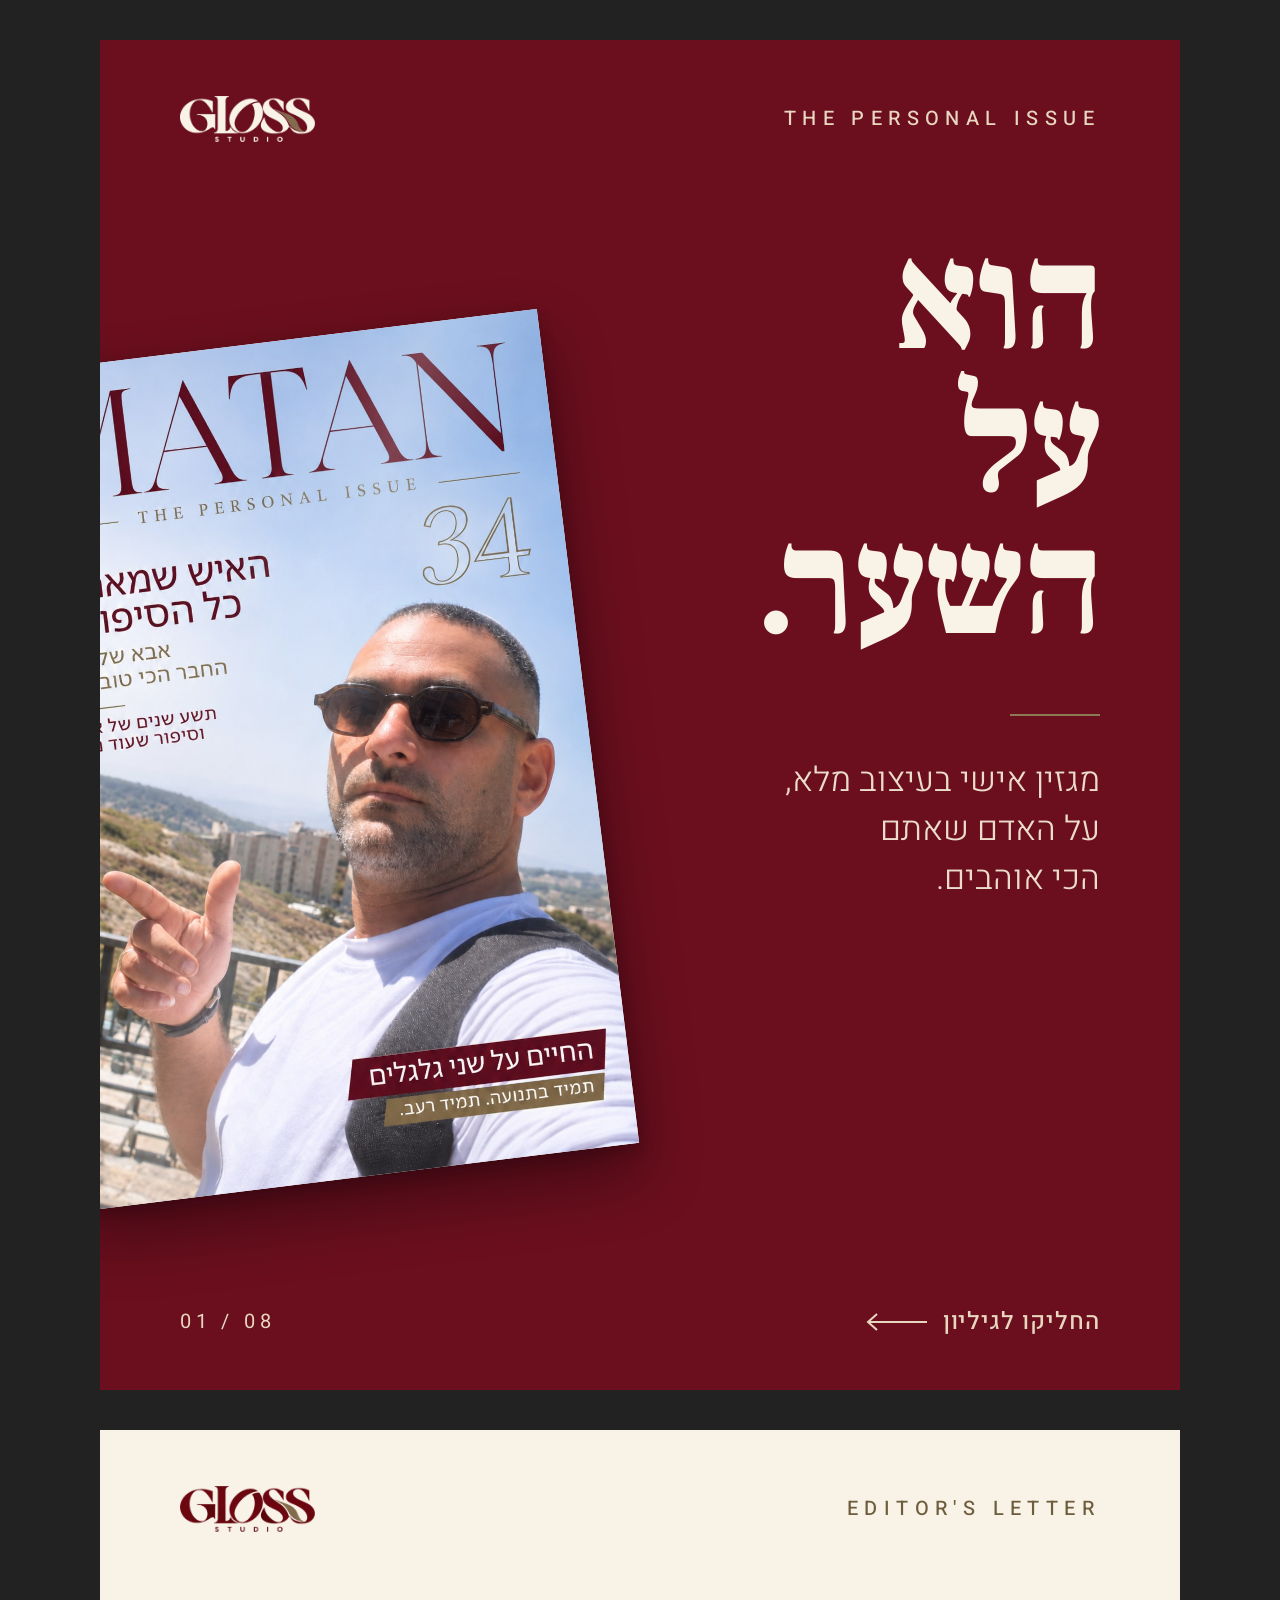
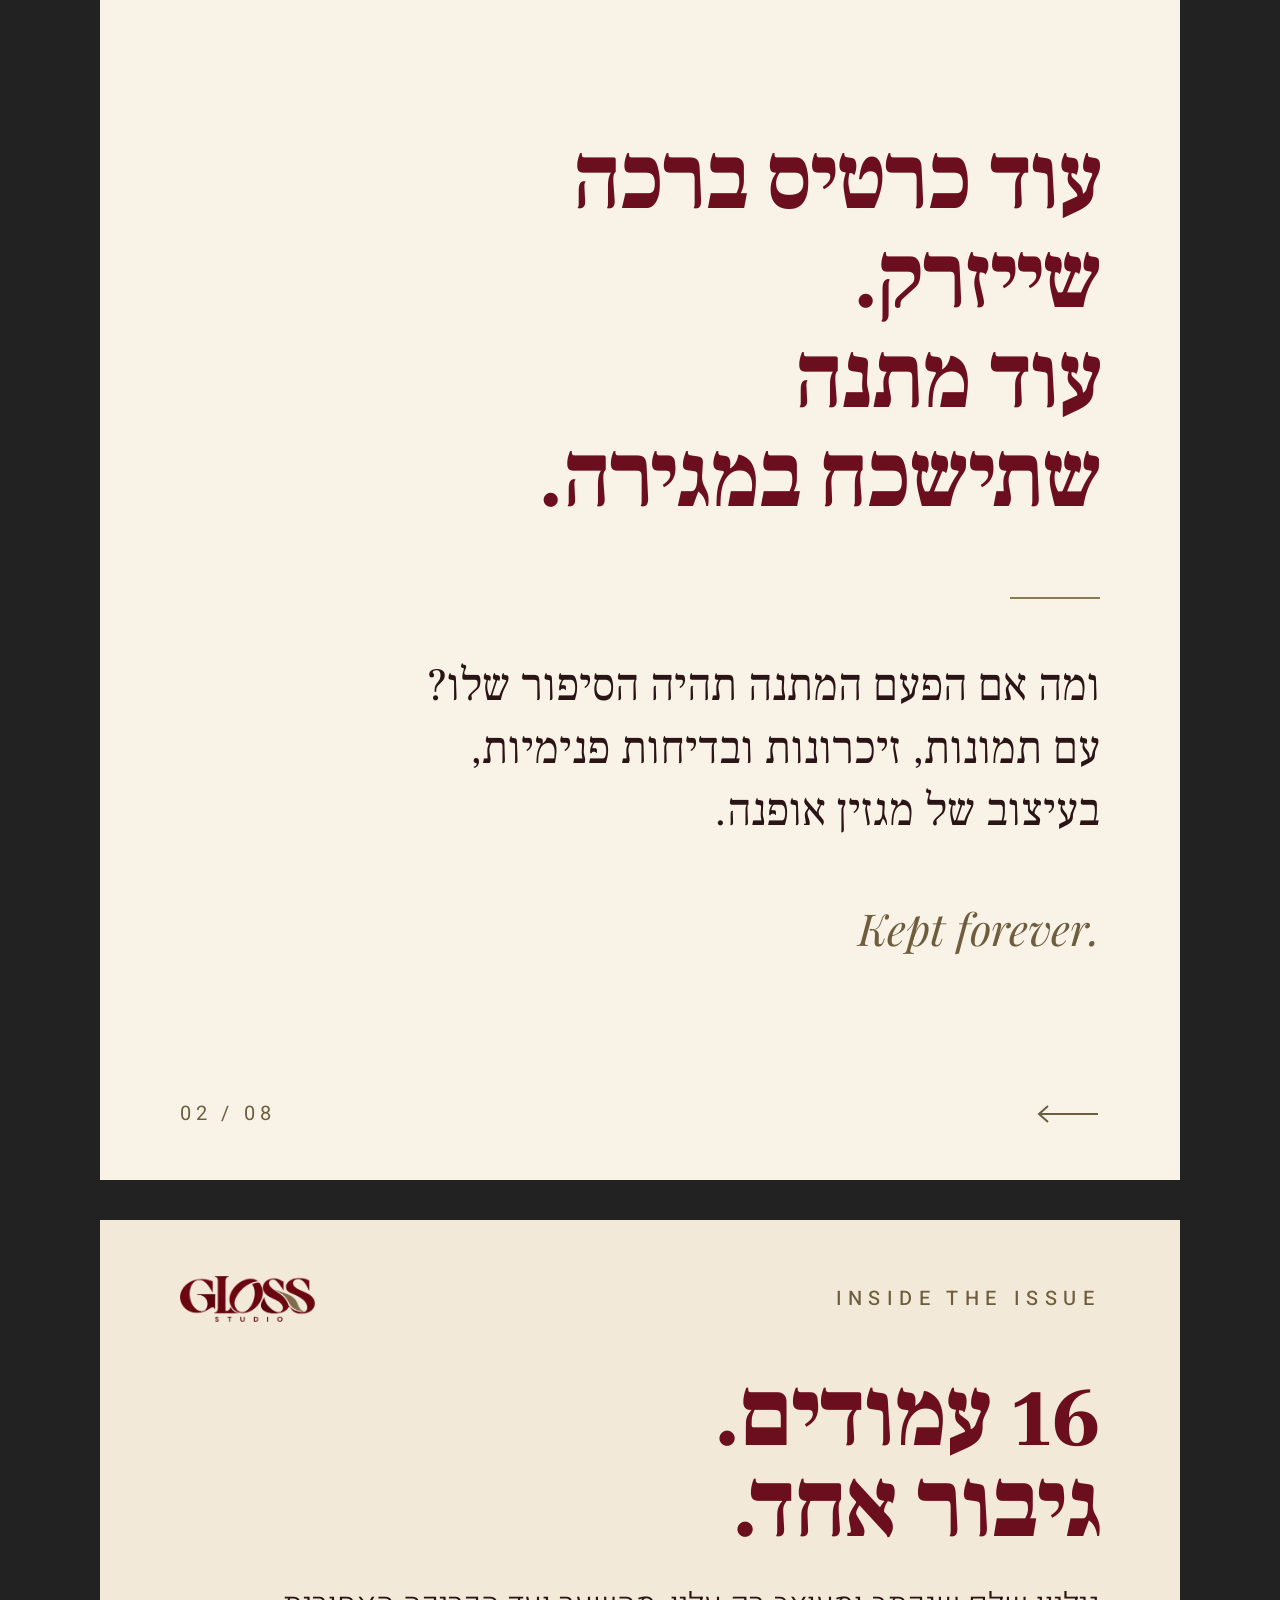
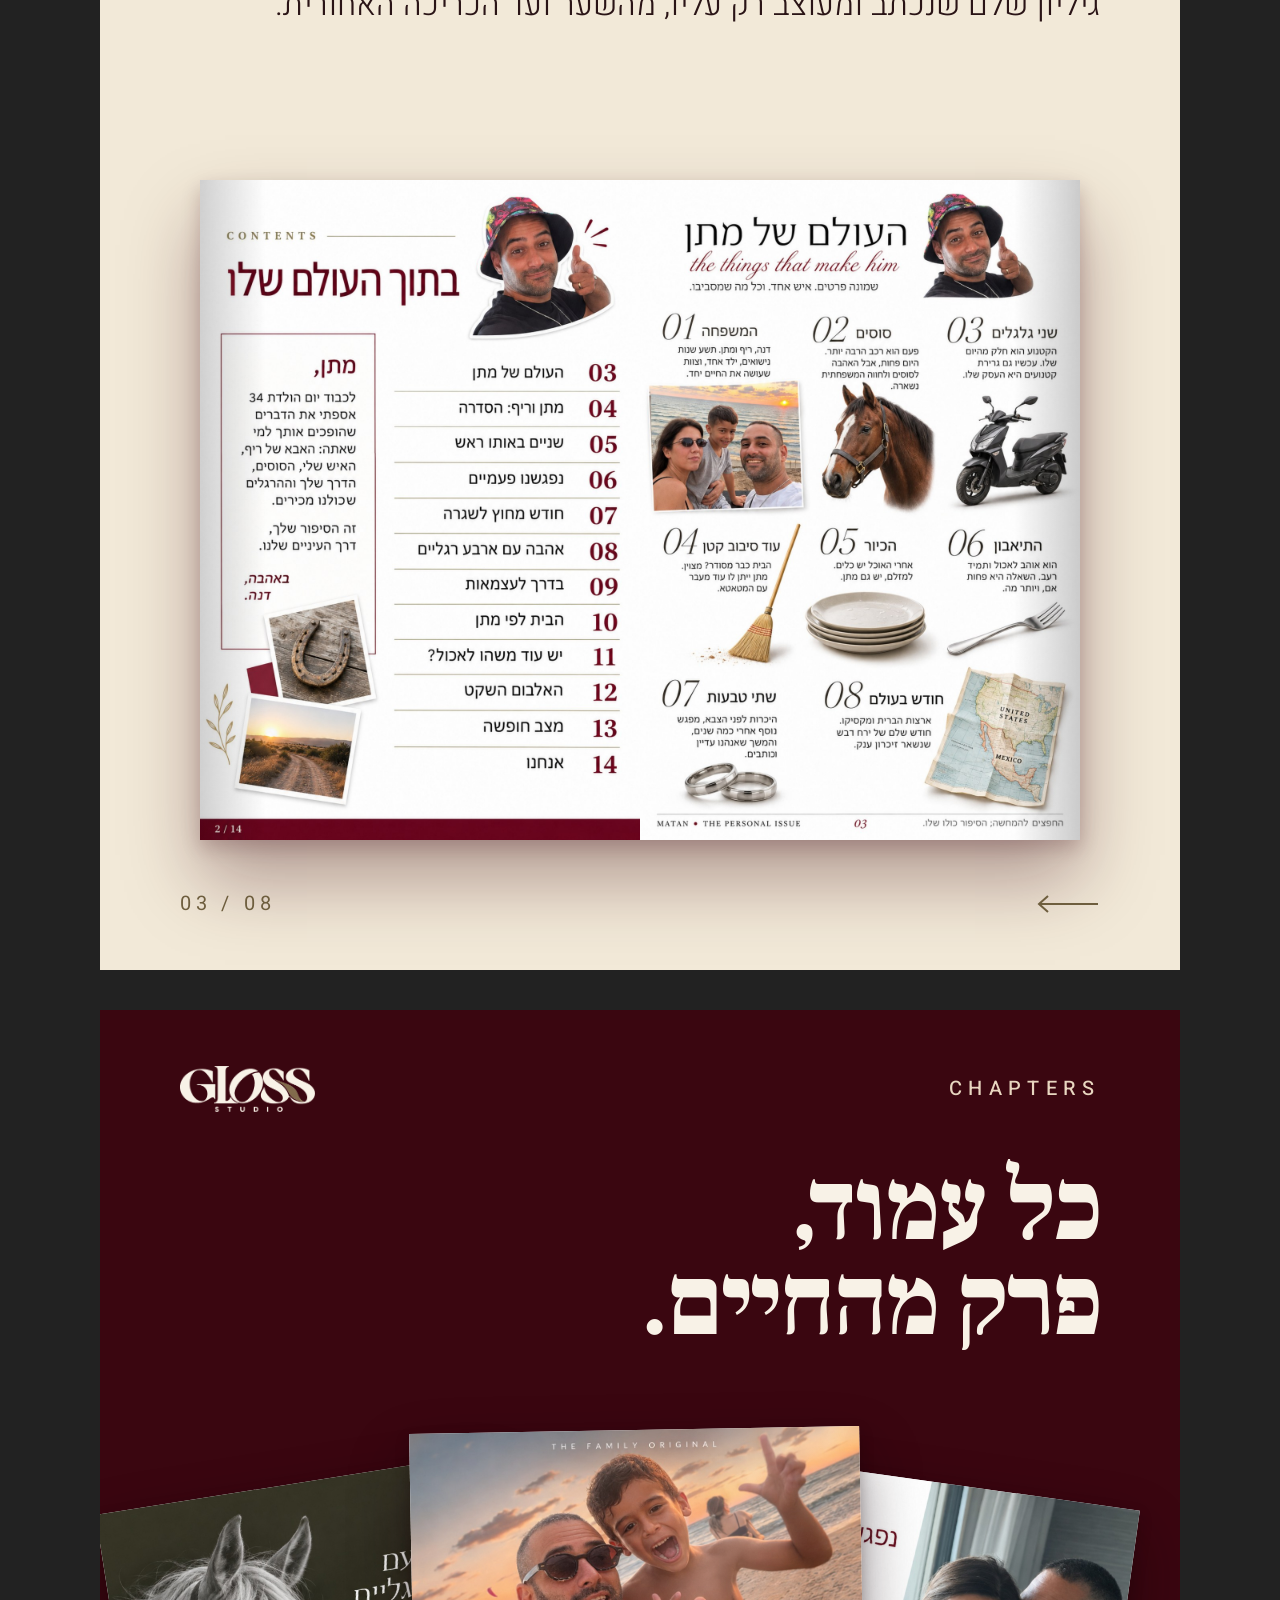
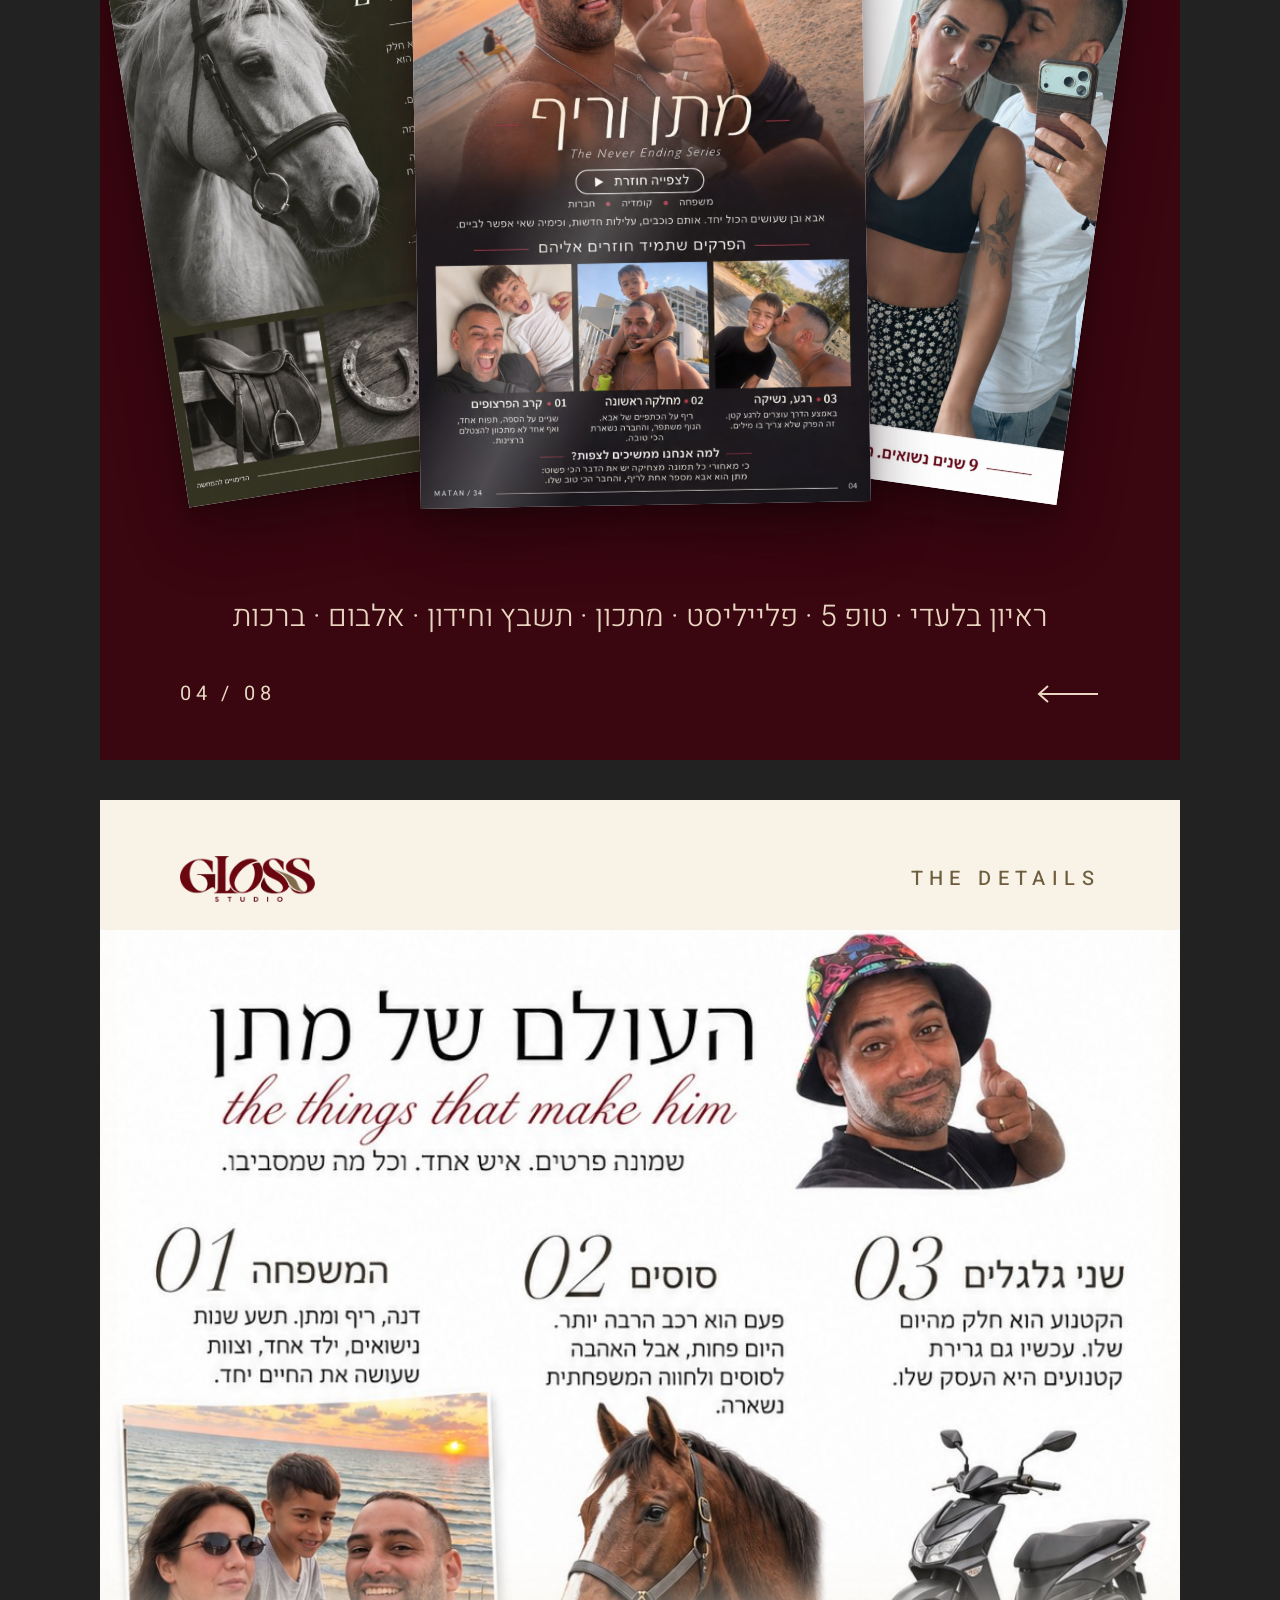
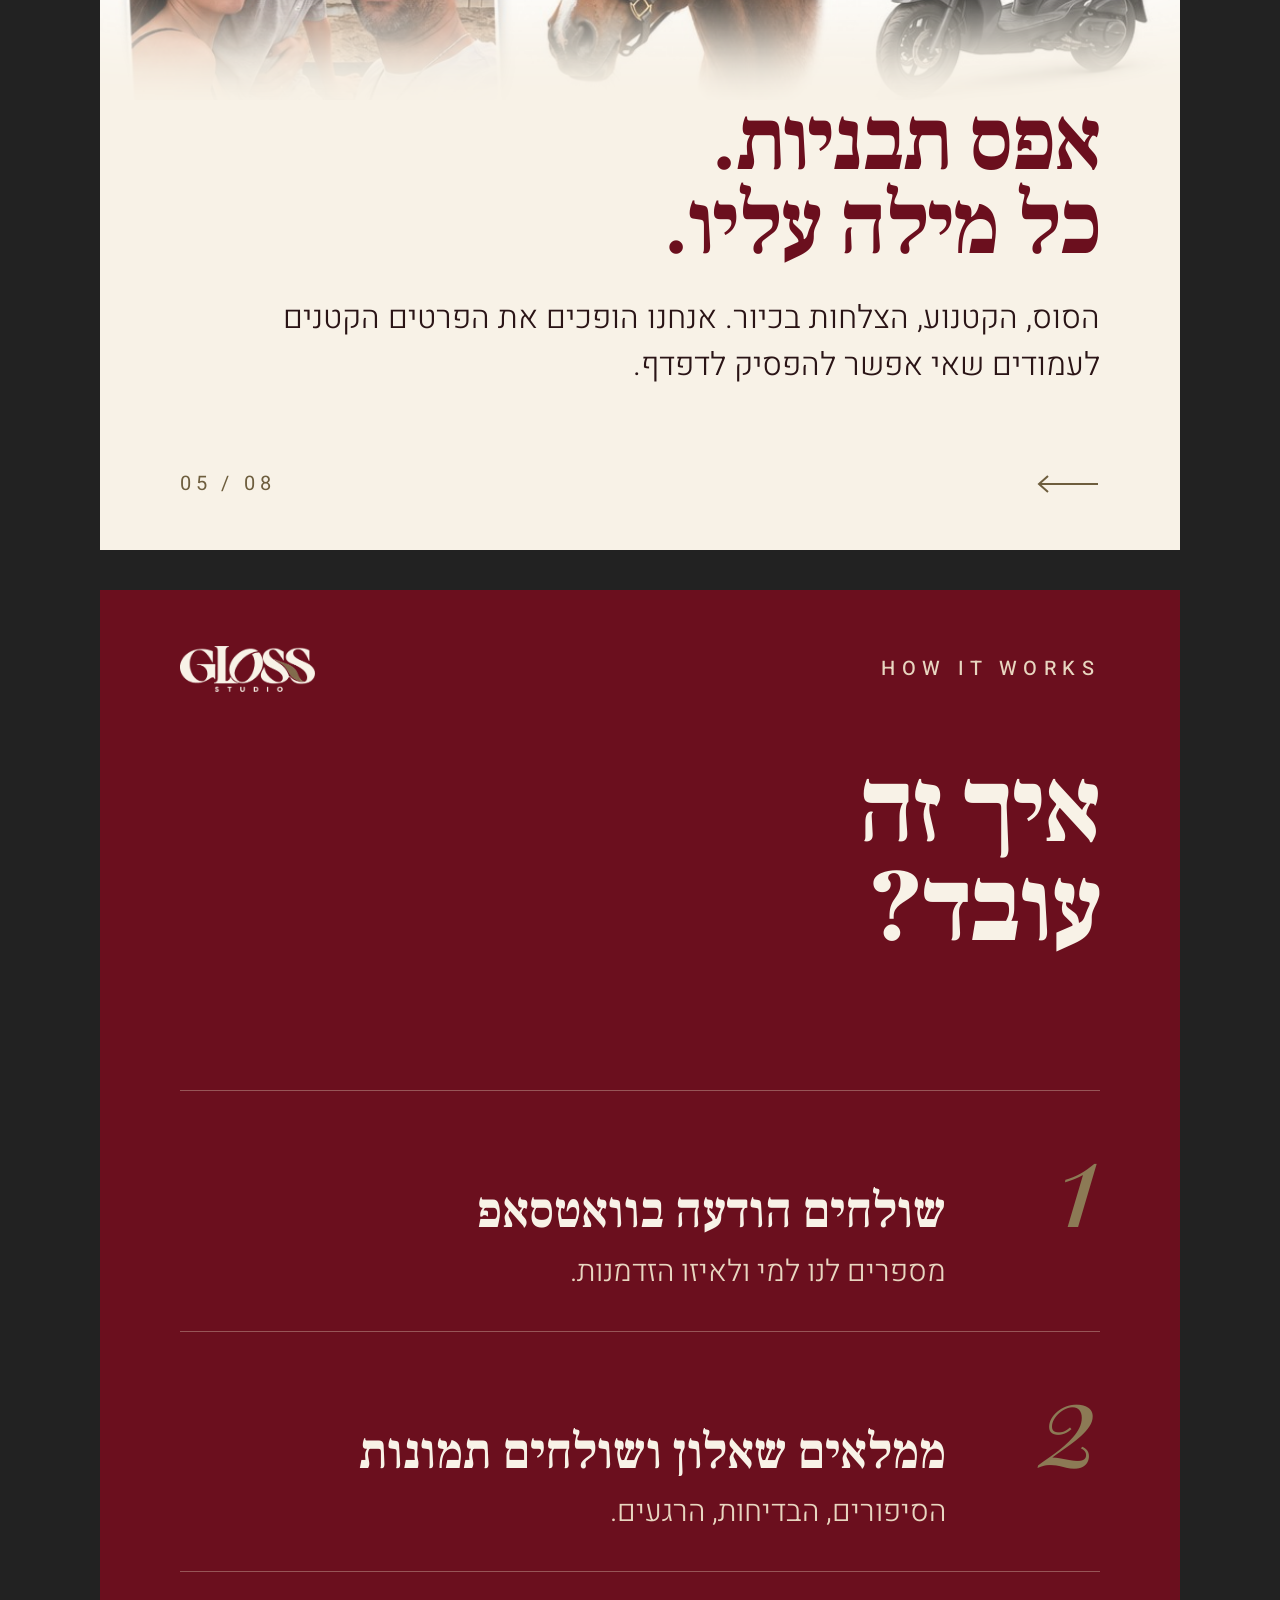
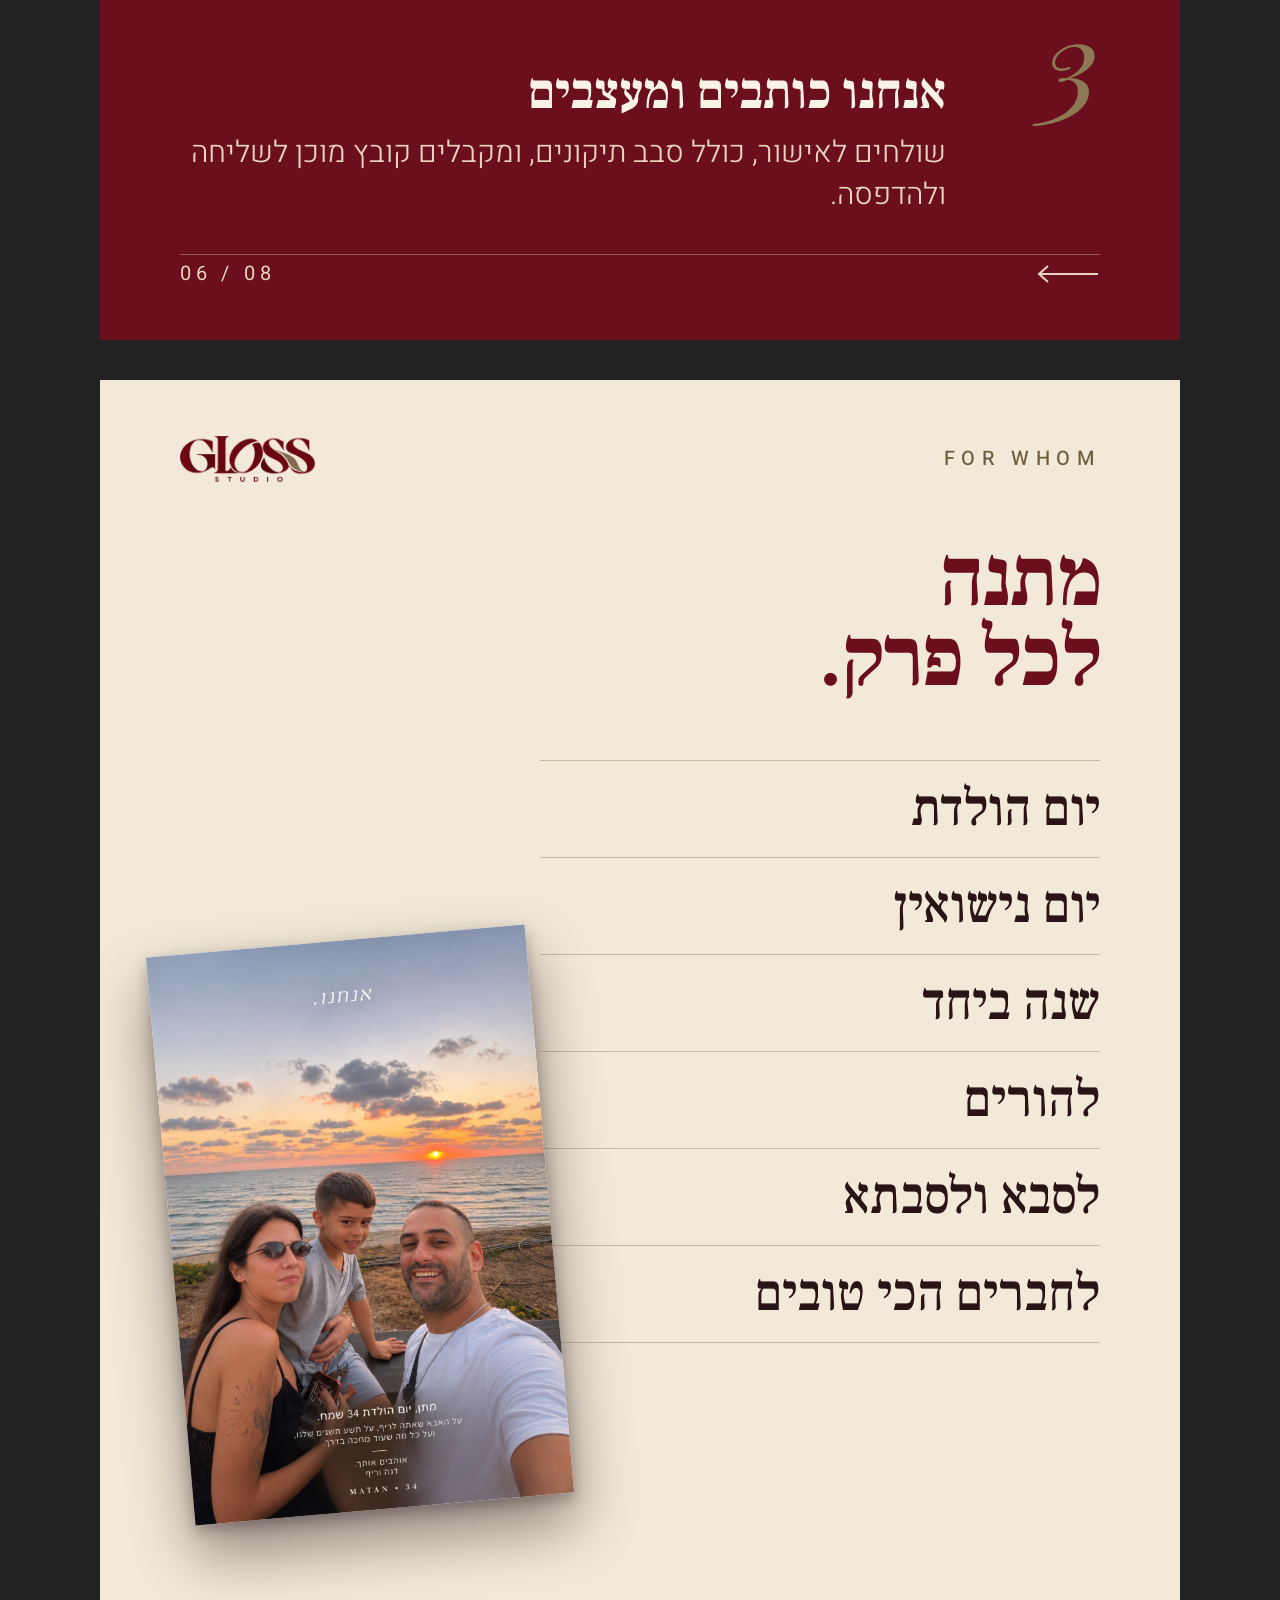
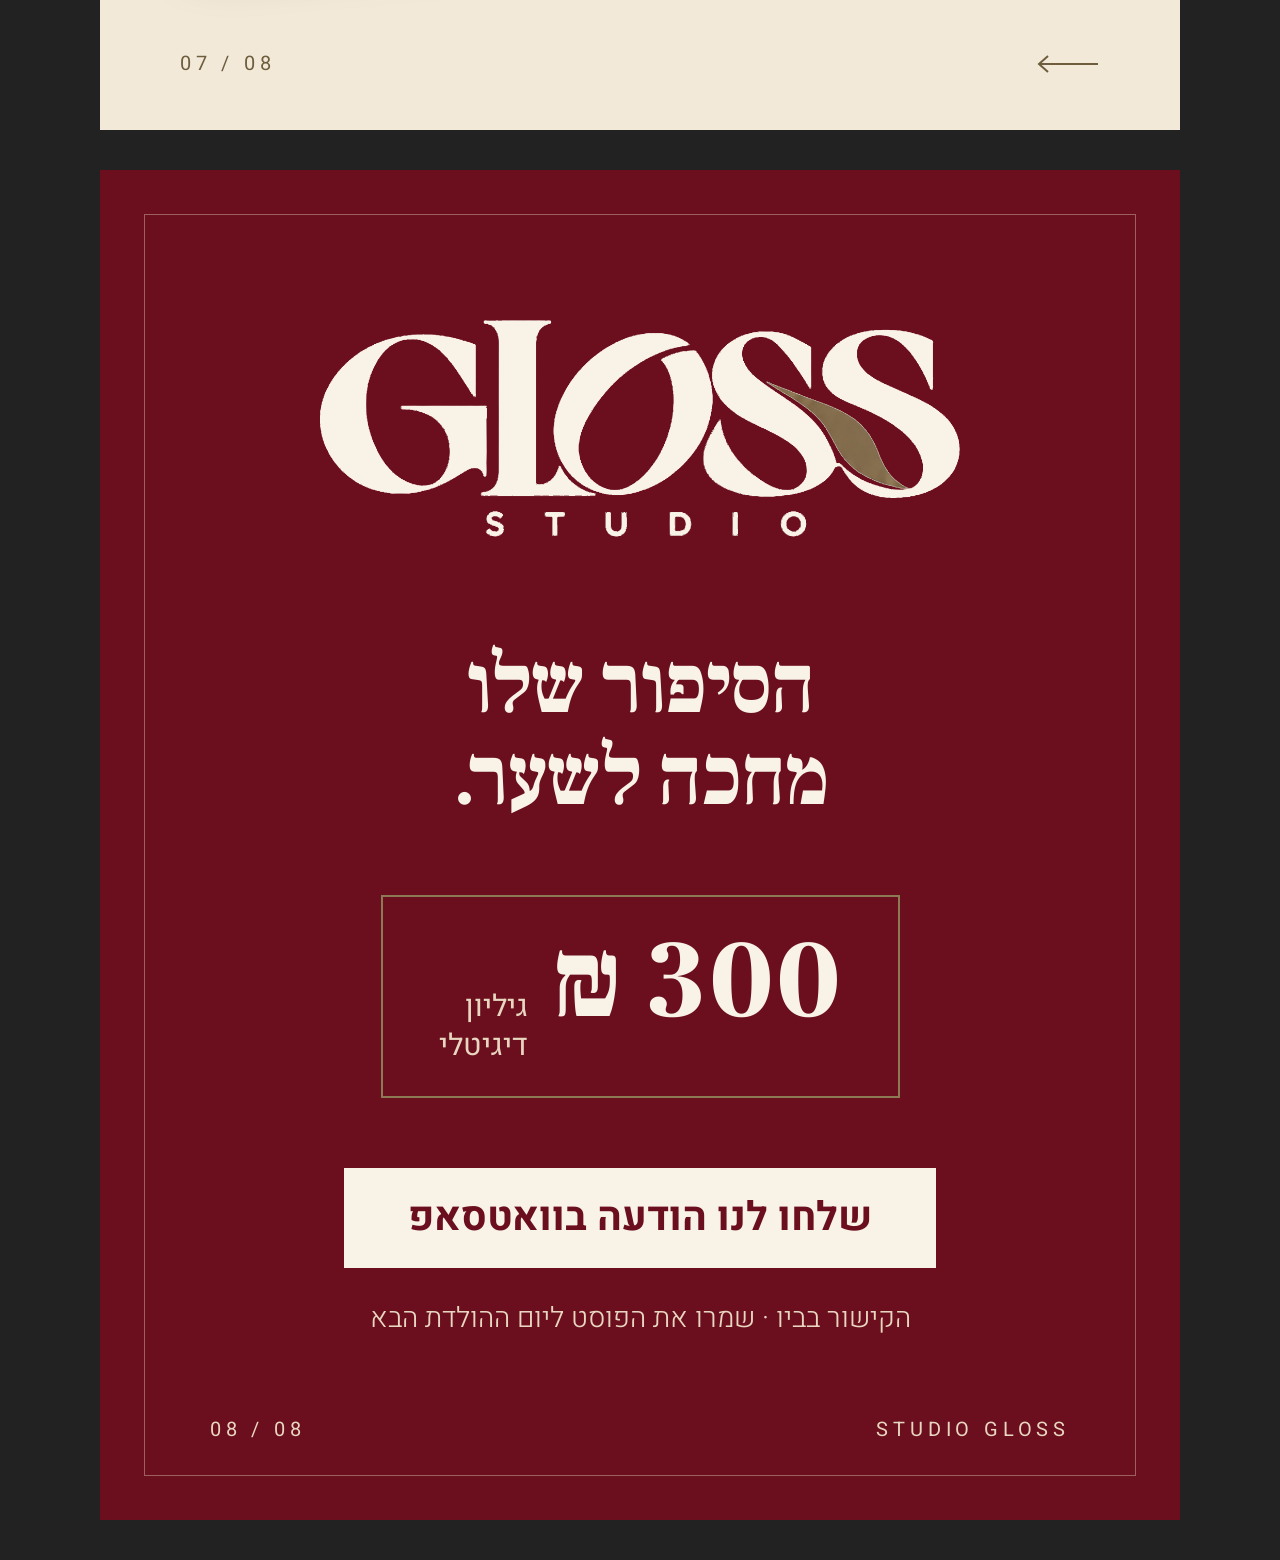
<file: carousel/carousel.html>
<!doctype html>
<html lang="he" dir="rtl">
<head>
<meta charset="utf-8">
<title>Studio GLOSS Carousel</title>
<link href="https://fonts.googleapis.com/css2?family=Frank+Ruhl+Libre:wght@400;500;700;900&family=Heebo:wght@300;400;500;700&family=Playfair+Display:ital,wght@1,400;1,500&display=swap" rel="stylesheet">
<style>
:root{
  --burgundy:#6B0F1E; --oxblood:#3A0610; --khaki:#8C7A55; --khaki-ink:#6E5E3E;
  --ivory:#F8F2E7; --paper:#F2E9D8; --ink:#2A1416; --blush:#E9CFC6;
  --serif:'Frank Ruhl Libre',serif; --sans:'Heebo',sans-serif; --ital:'Playfair Display',serif;
}
*{box-sizing:border-box;margin:0;padding:0}
body{background:#222;display:flex;flex-direction:column;gap:40px;align-items:center;padding:40px 0;font-family:var(--sans)}
.s{width:1080px;height:1350px;position:relative;overflow:hidden;flex:none}
.burg{background:var(--burgundy);color:var(--ivory)}
.ox{background:var(--oxblood);color:var(--ivory)}
.iv{background:var(--ivory);color:var(--ink)}
.pp{background:var(--paper);color:var(--ink)}
/* page furniture */
.run{position:absolute;top:56px;left:80px;right:80px;display:flex;justify-content:space-between;align-items:center;
  font:500 20px/1 var(--sans);letter-spacing:.32em;text-transform:uppercase;direction:ltr}
.run .logo{height:46px}
.foot{position:absolute;bottom:56px;left:80px;right:80px;display:flex;justify-content:space-between;align-items:center;
  font:400 20px/1 var(--sans);letter-spacing:.24em;direction:ltr}
.rule{position:absolute;left:80px;right:80px;height:1px;background:currentColor;opacity:.35}
.burg .run,.ox .run,.burg .foot,.ox .foot{color:#E8D6C0}
.iv .run,.pp .run,.iv .foot,.pp .foot{color:var(--khaki-ink)}
.swipe{display:flex;align-items:center;gap:14px;direction:rtl;font:500 24px/1 var(--sans);letter-spacing:.04em}
.swipe svg{width:64px;height:20px}
h1,h2{font-family:var(--serif);font-weight:900;letter-spacing:-.02em;line-height:.95}
.it{font-family:var(--ital);font-style:italic;font-weight:400;letter-spacing:0}
.page{position:absolute;background:#fff;box-shadow:0 30px 60px rgba(20,4,8,.45),0 6px 14px rgba(20,4,8,.25)}
.page img{display:block;width:100%;height:100%;object-fit:cover}
.gloss::after{content:"";position:absolute;inset:0;background:linear-gradient(115deg,rgba(255,255,255,0) 35%,rgba(255,255,255,.22) 48%,rgba(255,255,255,0) 60%);pointer-events:none}
p.lead{font:300 34px/1.45 var(--sans)}
</style>
</head>
<body>

<!-- 01 COVER -->
<section class="s burg" id="s1">
  <div class="run"><img class="logo" src="assets/logo-ivory.png" alt="GLOSS Studio"><span>The Personal Issue</span></div>
  <div class="page gloss" style="width:560px;height:840px;left:-70px;top:300px;transform:rotate(-7deg)"><img src="assets/page-01.jpg" alt=""></div>
  <div style="position:absolute;right:80px;top:190px;width:560px">
    <h1 style="font-size:150px">הוא<br>על<br>השער.</h1>
    <div style="width:90px;height:2px;background:var(--khaki);margin:56px 0 40px"></div>
    <p class="lead" style="color:#EBDCCB">מגזין אישי בעיצוב מלא,<br>על האדם שאתם<br>הכי אוהבים.</p>
  </div>
  <div class="foot"><span>01 / 08</span><span class="swipe">החליקו לגיליון
    <svg viewBox="0 0 64 20"><path d="M62 10H4M12 2 3 10l9 8" fill="none" stroke="currentColor" stroke-width="2"/></svg></span></div>
</section>

<!-- 02 PROBLEM -->
<section class="s iv" id="s2">
  <div class="run"><img class="logo" src="assets/logo.png" alt="GLOSS Studio"><span>Editor's Letter</span></div>
  <div style="position:absolute;right:80px;left:80px;top:300px">
    <h2 style="font-size:92px;color:var(--burgundy);font-weight:700;line-height:1.08">עוד כרטיס ברכה<br>שייזרק.<br>עוד מתנה<br>שתישכח במגירה.</h2>
    <div style="width:90px;height:2px;background:var(--khaki);margin:70px 0 56px"></div>
    <p style="font:400 46px/1.35 var(--serif);color:var(--ink);max-width:820px">ומה אם הפעם המתנה תהיה הסיפור שלו?<br>עם תמונות, זיכרונות ובדיחות פנימיות,<br>בעיצוב של מגזין אופנה.</p>
    <p class="it" style="font-size:44px;color:var(--khaki-ink);margin-top:56px;direction:ltr;text-align:right">Kept forever.</p>
  </div>
  <div class="foot"><span>02 / 08</span><span class="swipe">
    <svg viewBox="0 0 64 20"><path d="M62 10H4M12 2 3 10l9 8" fill="none" stroke="currentColor" stroke-width="2"/></svg></span></div>
</section>

<!-- 03 THE PRODUCT : open spread -->
<section class="s pp" id="s3">
  <div class="run"><img class="logo" src="assets/logo.png" alt="GLOSS Studio"><span>Inside the issue</span></div>
  <div style="position:absolute;right:80px;left:80px;top:150px">
    <h2 style="font-size:96px;color:var(--burgundy)">16 עמודים.<br>גיבור אחד.</h2>
    <p class="lead" style="color:var(--ink);margin-top:30px;font-size:32px">גיליון שלם שנכתב ומעוצב רק עליו, מהשער ועד הכריכה האחורית.</p>
  </div>
  <div style="position:absolute;left:50%;top:560px;transform:translateX(-50%);width:880px;height:660px;display:flex;flex-direction:row-reverse;box-shadow:0 40px 70px rgba(58,6,16,.35),0 8px 18px rgba(58,6,16,.2)">
    <div style="flex:1;position:relative"><img src="assets/page-02.jpg" style="width:100%;height:100%;object-fit:cover;display:block"><div style="position:absolute;inset:0;background:linear-gradient(to left,rgba(0,0,0,0) 85%,rgba(0,0,0,.18))"></div></div>
    <div style="flex:1;position:relative"><img src="assets/page-03.jpg" style="width:100%;height:100%;object-fit:cover;display:block"><div style="position:absolute;inset:0;background:linear-gradient(to right,rgba(0,0,0,0) 85%,rgba(0,0,0,.2))"></div></div>
  </div>
  <div class="foot"><span>03 / 08</span><span class="swipe">
    <svg viewBox="0 0 64 20"><path d="M62 10H4M12 2 3 10l9 8" fill="none" stroke="currentColor" stroke-width="2"/></svg></span></div>
</section>

<!-- 04 FAN OF PAGES -->
<section class="s ox" id="s4">
  <div class="run"><img class="logo" src="assets/logo-ivory.png" alt="GLOSS Studio"><span>Chapters</span></div>
  <div style="position:absolute;right:80px;left:80px;top:150px">
    <h2 style="font-size:100px">כל עמוד,<br>פרק מהחיים.</h2>
  </div>
  <div class="page" style="width:400px;height:600px;left:40px;top:470px;transform:rotate(-9deg)"><img src="assets/page-08.jpg" alt=""></div>
  <div class="page" style="width:400px;height:600px;left:600px;top:470px;transform:rotate(8deg)"><img src="assets/page-06.jpg" alt=""></div>
  <div class="page gloss" style="width:450px;height:675px;left:315px;top:420px;transform:rotate(-1deg);z-index:2"><img src="assets/page-04.jpg" alt=""></div>
  <p style="position:absolute;right:80px;left:80px;bottom:120px;font:300 30px/1.5 var(--sans);color:#E8D6C0;text-align:center">ראיון בלעדי · טופ 5 · פלייליסט · מתכון · תשבץ וחידון · אלבום · ברכות</p>
  <div class="foot"><span>04 / 08</span><span class="swipe">
    <svg viewBox="0 0 64 20"><path d="M62 10H4M12 2 3 10l9 8" fill="none" stroke="currentColor" stroke-width="2"/></svg></span></div>
</section>

<!-- 05 DETAIL / CRAFT -->
<section class="s iv" id="s5">
  <div class="run"><img class="logo" src="assets/logo.png" alt="GLOSS Studio"><span>The details</span></div>
  <div style="position:absolute;left:0;right:0;top:130px;height:770px;overflow:hidden">
    <img src="assets/page-03.jpg" style="position:absolute;width:1080px;left:0;top:-30px" alt="">
    <div style="position:absolute;inset:0;box-shadow:inset 0 -120px 80px -40px var(--ivory)"></div>
  </div>
  <div style="position:absolute;right:80px;left:80px;top:900px">
    <h2 style="font-size:88px;color:var(--burgundy);font-weight:700">אפס תבניות.<br>כל מילה עליו.</h2>
    <p class="lead" style="margin-top:28px;font-size:32px;color:var(--ink)">הסוס, הקטנוע, הצלחות בכיור. אנחנו הופכים את הפרטים הקטנים לעמודים שאי אפשר להפסיק לדפדף.</p>
  </div>
  <div class="foot"><span>05 / 08</span><span class="swipe">
    <svg viewBox="0 0 64 20"><path d="M62 10H4M12 2 3 10l9 8" fill="none" stroke="currentColor" stroke-width="2"/></svg></span></div>
</section>

<!-- 06 HOW IT WORKS -->
<section class="s burg" id="s6">
  <div class="run"><img class="logo" src="assets/logo-ivory.png" alt="GLOSS Studio"><span>How it works</span></div>
  <div style="position:absolute;right:80px;left:80px;top:170px">
    <h2 style="font-size:104px">איך זה<br>עובד?</h2>
  </div>
  <ol style="list-style:none;position:absolute;right:80px;left:80px;top:500px">
    <li style="display:flex;gap:44px;align-items:baseline;padding:38px 0;border-top:1px solid rgba(232,214,192,.35)">
      <span style="font:400 120px/0.8 var(--ital);font-style:italic;color:var(--khaki);width:110px;flex:none">1</span>
      <div><div style="font:700 50px/1.15 var(--serif)">שולחים הודעה בוואטסאפ</div><div style="font:300 30px/1.4 var(--sans);color:#E8D6C0;margin-top:10px">מספרים לנו למי ולאיזו הזדמנות.</div></div></li>
    <li style="display:flex;gap:44px;align-items:baseline;padding:38px 0;border-top:1px solid rgba(232,214,192,.35)">
      <span style="font:400 120px/0.8 var(--ital);font-style:italic;color:var(--khaki);width:110px;flex:none">2</span>
      <div><div style="font:700 50px/1.15 var(--serif)">ממלאים שאלון ושולחים תמונות</div><div style="font:300 30px/1.4 var(--sans);color:#E8D6C0;margin-top:10px">הסיפורים, הבדיחות, הרגעים.</div></div></li>
    <li style="display:flex;gap:44px;align-items:baseline;padding:38px 0;border-top:1px solid rgba(232,214,192,.35);border-bottom:1px solid rgba(232,214,192,.35)">
      <span style="font:400 120px/0.8 var(--ital);font-style:italic;color:var(--khaki);width:110px;flex:none">3</span>
      <div><div style="font:700 50px/1.15 var(--serif)">אנחנו כותבים ומעצבים</div><div style="font:300 30px/1.4 var(--sans);color:#E8D6C0;margin-top:10px">שולחים לאישור, כולל סבב תיקונים, ומקבלים קובץ מוכן לשליחה ולהדפסה.</div></div></li>
  </ol>
  <div class="foot"><span>06 / 08</span><span class="swipe">
    <svg viewBox="0 0 64 20"><path d="M62 10H4M12 2 3 10l9 8" fill="none" stroke="currentColor" stroke-width="2"/></svg></span></div>
</section>

<!-- 07 OCCASIONS -->
<section class="s pp" id="s7">
  <div class="run"><img class="logo" src="assets/logo.png" alt="GLOSS Studio"><span>For whom</span></div>
  <div class="page" style="width:380px;height:570px;left:70px;top:560px;transform:rotate(-5deg)"><img src="assets/page-14.jpg" alt=""></div>
  <div style="position:absolute;right:80px;top:160px;width:560px">
    <h2 style="font-size:84px;color:var(--burgundy);font-weight:700">מתנה<br>לכל פרק.</h2>
    <ul style="list-style:none;margin-top:60px;font:500 52px/1 var(--serif);color:var(--ink)">
      <li style="padding:22px 0;border-top:1px solid rgba(110,94,62,.35)">יום הולדת</li>
      <li style="padding:22px 0;border-top:1px solid rgba(110,94,62,.35)">יום נישואין</li>
      <li style="padding:22px 0;border-top:1px solid rgba(110,94,62,.35)">שנה ביחד</li>
      <li style="padding:22px 0;border-top:1px solid rgba(110,94,62,.35)">להורים</li>
      <li style="padding:22px 0;border-top:1px solid rgba(110,94,62,.35)">לסבא ולסבתא</li>
      <li style="padding:22px 0;border-top:1px solid rgba(110,94,62,.35);border-bottom:1px solid rgba(110,94,62,.35)">לחברים הכי טובים</li>
    </ul>
  </div>
  <div class="foot"><span>07 / 08</span><span class="swipe">
    <svg viewBox="0 0 64 20"><path d="M62 10H4M12 2 3 10l9 8" fill="none" stroke="currentColor" stroke-width="2"/></svg></span></div>
</section>

<!-- 08 CTA -->
<section class="s burg" id="s8">
  <div style="position:absolute;inset:44px;border:1px solid rgba(232,214,192,.4)"></div>
  <div style="position:absolute;left:0;right:0;top:150px;text-align:center">
    <img src="assets/logo-ivory.png" style="width:640px" alt="GLOSS Studio">
  </div>
  <div style="position:absolute;left:0;right:0;top:470px;text-align:center">
    <h2 style="font-size:84px;font-weight:700;line-height:1.1">הסיפור שלו<br>מחכה לשער.</h2>
    <div style="display:inline-flex;align-items:baseline;gap:22px;margin-top:70px;padding:30px 56px;border:2px solid var(--khaki)">
      <span style="font:900 110px/1 var(--serif)">300 ₪</span>
      <span style="font:400 30px/1.3 var(--sans);color:#E8D6C0;text-align:right">גיליון<br>דיגיטלי</span>
    </div>
    <div style="margin:70px auto 0;display:inline-block;background:var(--ivory);color:var(--burgundy);font:700 40px/1 var(--sans);padding:30px 64px">שלחו לנו הודעה בוואטסאפ</div>
    <p style="font:300 28px/1.5 var(--sans);color:#E8D6C0;margin-top:30px">הקישור בביו · שמרו את הפוסט ליום ההולדת הבא</p>
  </div>
  <div class="foot" style="bottom:80px;left:110px;right:110px"><span>08 / 08</span><span>STUDIO GLOSS</span></div>
</section>

</body>
</html>
</file>
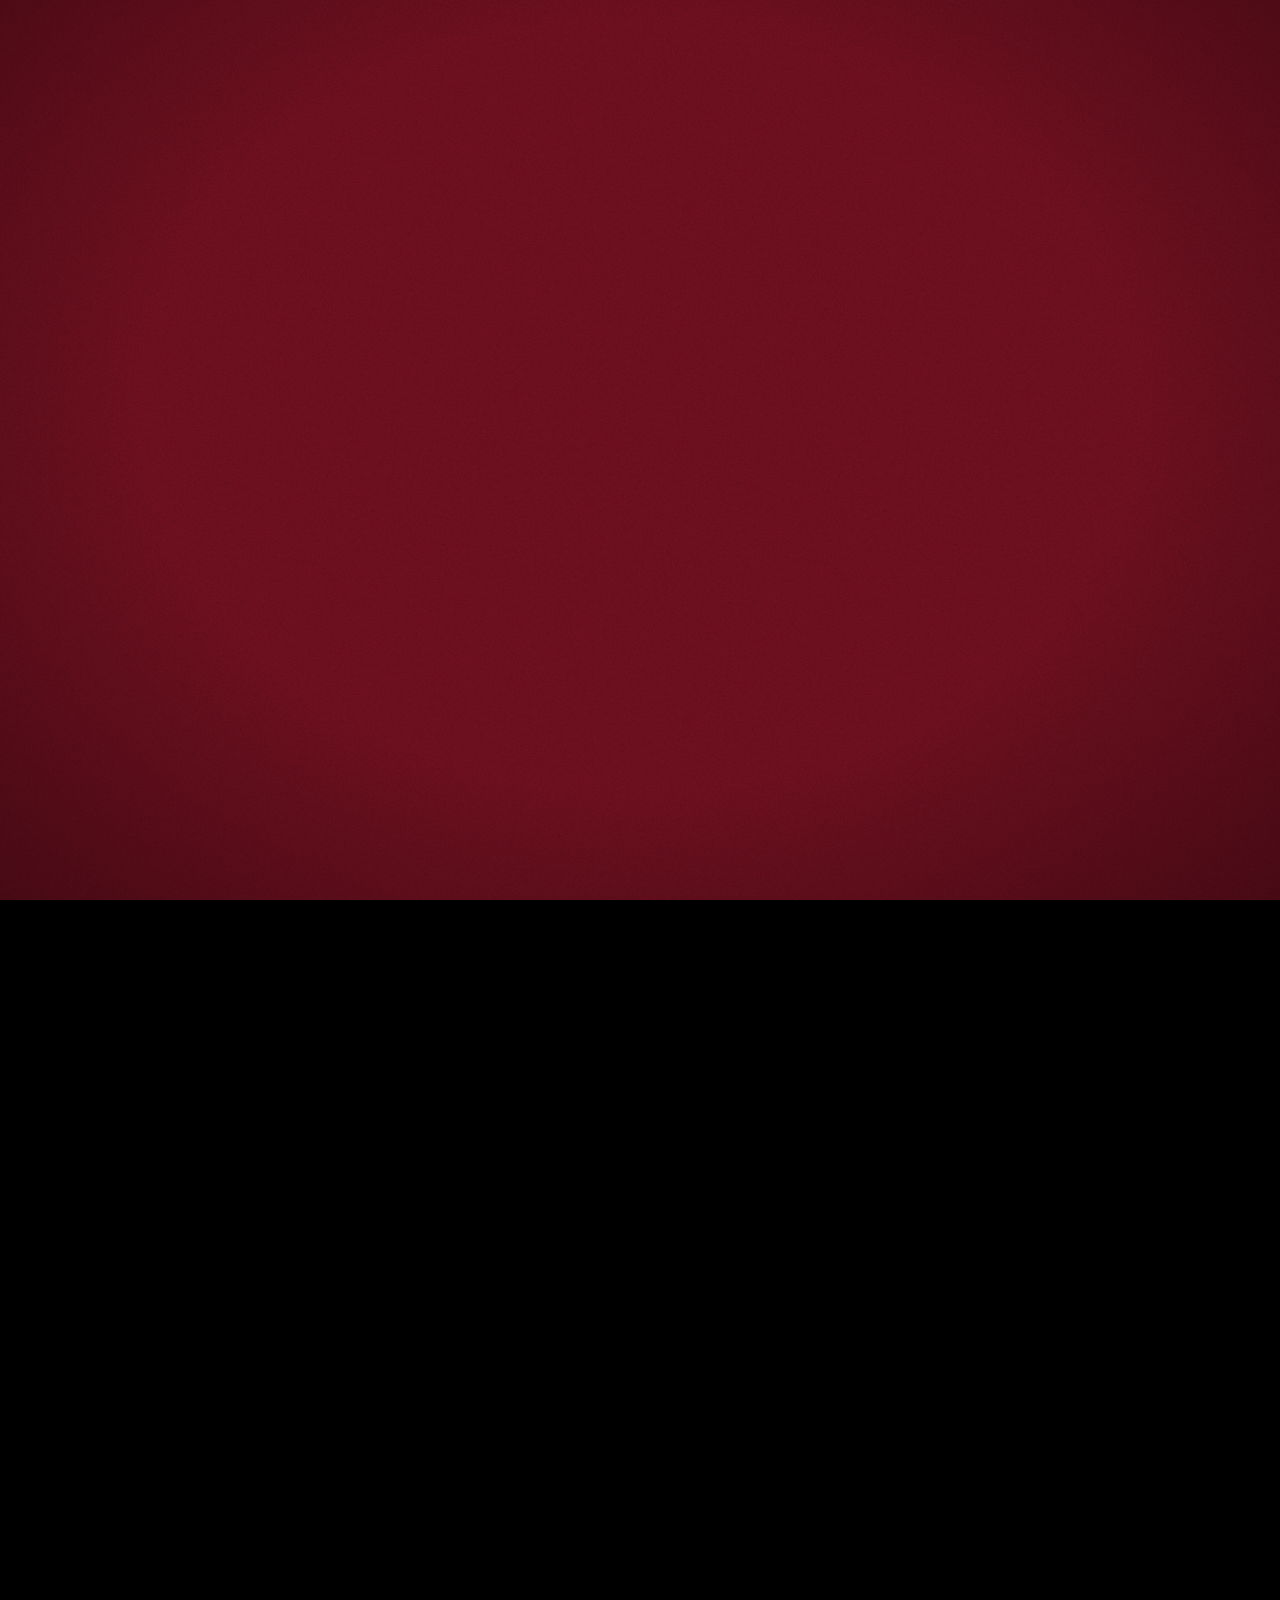
<file: video/reel.html>
<!doctype html>
<html lang="he" dir="rtl">
<head>
<meta charset="utf-8">
<title>Studio GLOSS Reel</title>
<link href="https://fonts.googleapis.com/css2?family=Frank+Ruhl+Libre:wght@400;500;700;900&family=Heebo:wght@300;400;500;700&family=Playfair+Display:ital,wght@1,400;1,500&display=swap" rel="stylesheet">
<style>
:root{--burgundy:#6B0F1E;--oxblood:#3A0610;--khaki:#8C7A55;--khaki-ink:#6E5E3E;--ivory:#F8F2E7;--paper:#F2E9D8;--ink:#2A1416;--soft:#E8D6C0;
--serif:'Frank Ruhl Libre',serif;--sans:'Heebo',sans-serif;--ital:'Playfair Display',serif}
*{box-sizing:border-box;margin:0;padding:0}
html,body{width:1080px;height:1920px;overflow:hidden;background:#000}
#stage{position:absolute;inset:0;overflow:hidden;background:var(--burgundy)}
.sc{position:absolute;inset:0;display:none;overflow:hidden}
.m{overflow:hidden;display:block;padding:.06em 0 .12em}
.m>span{display:block;will-change:transform}
.disp{font-family:var(--serif);font-weight:900;letter-spacing:-.02em;line-height:.98}
.card{position:absolute;background:#fff;box-shadow:0 50px 90px rgba(20,4,8,.55),0 10px 24px rgba(20,4,8,.3)}
.card img{display:block;width:100%;height:100%;object-fit:cover}
.sheen{position:absolute;inset:0;background:linear-gradient(110deg,rgba(255,255,255,0) 40%,rgba(255,255,255,.38) 50%,rgba(255,255,255,0) 60%);background-size:300% 100%;mix-blend-mode:screen;pointer-events:none}
#grain{position:absolute;inset:-20px;background:url(grain.png);opacity:.10;mix-blend-mode:overlay;pointer-events:none;z-index:50}
#vig{position:absolute;inset:0;background:radial-gradient(ellipse at 50% 45%,rgba(0,0,0,0) 55%,rgba(10,0,3,.38) 100%);pointer-events:none;z-index:49}
.c{position:absolute;left:90px;right:90px;text-align:center}
.lt{color:var(--ivory)} .dk{color:var(--burgundy)}
.face{position:absolute;inset:0;backface-visibility:hidden;overflow:hidden}
.face img{width:100%;height:100%;object-fit:cover;display:block}
.shade{position:absolute;inset:0;pointer-events:none}
</style>
</head>
<body>
<div id="stage">

  <!-- A: HOOK -->
  <div class="sc" id="A" style="background:var(--burgundy)">
    <div class="c lt disp" style="top:560px;font-size:150px">
      <span class="m"><span id="a1">מה נותנים</span></span>
      <span class="m"><span id="a2">למי שיש לו</span></span>
      <span class="m" style="font-size:300px;line-height:1"><span id="a3">הכל?</span></span>
    </div>
  </div>

  <!-- B: ANSWER + COVER -->
  <div class="sc" id="B" style="background:var(--burgundy);perspective:2200px">
    <div class="c lt disp" style="top:250px;font-size:140px"><span class="m"><span id="b1">שער משלו.</span></span></div>
    <div class="card" id="bcov" style="width:780px;height:1170px;left:150px;top:540px;transform-origin:50% 100%">
      <img src="../carousel/assets/page-01.jpg"><div class="sheen" id="bsh"></div></div>
  </div>

  <!-- C: PAGE STACK -->
  <div class="sc" id="C" style="background:var(--oxblood)">
    <div class="c lt disp" style="top:200px;font-size:130px">
      <span class="m"><span id="c1">16 עמודים.</span></span>
      <span class="m" style="color:#C9B48A"><span id="c2">רק עליו.</span></span>
    </div>
    <div id="cstack" style="position:absolute;inset:0"></div>
  </div>

  <!-- D: 3D FLIP -->
  <div class="sc" id="D" style="background:var(--paper)">
    <div class="c dk disp" style="top:250px;font-size:120px;height:160px">
      <span class="m" style="position:absolute;inset:0"><span id="d1">הסיפורים שלו.</span></span>
      <span class="m" style="position:absolute;inset:0"><span id="d2">התמונות שלו.</span></span>
      <span class="m" style="position:absolute;inset:0;font-size:104px"><span id="d3">הבדיחות הפנימיות.</span></span>
    </div>
    <div id="dwrap" style="position:absolute;left:60px;top:640px;width:960px;height:720px;perspective:2600px">
      <div id="dsp" style="position:absolute;inset:0;transform-style:preserve-3d">
        <div style="position:absolute;left:30px;right:30px;bottom:-40px;height:60px;background:radial-gradient(ellipse at center,rgba(58,6,16,.45),rgba(58,6,16,0) 70%);filter:blur(8px)"></div>
        <div class="face" style="left:0;width:50%;right:auto"><img id="dL" src="../carousel/assets/page-03.jpg"><div class="shade" style="background:linear-gradient(to left,rgba(0,0,0,.22),rgba(0,0,0,0) 12%)"></div></div>
        <div class="face" style="left:50%;width:50%"><img id="dR" src="../carousel/assets/page-02.jpg"><div class="shade" style="background:linear-gradient(to right,rgba(0,0,0,.25),rgba(0,0,0,0) 12%)"></div></div>
        <div id="leaf1" style="position:absolute;left:0;top:0;width:50%;height:100%;transform-origin:100% 50%;transform-style:preserve-3d">
          <div class="face"><img src="../carousel/assets/page-03.jpg"><div class="shade" id="l1a" style="background:linear-gradient(to left,rgba(0,0,0,.6),rgba(0,0,0,0))"></div></div>
          <div class="face" style="transform:rotateY(180deg)"><img src="../carousel/assets/page-04.jpg"><div class="shade" id="l1b" style="background:linear-gradient(to right,rgba(0,0,0,.6),rgba(0,0,0,0))"></div></div>
        </div>
        <div id="leaf2" style="position:absolute;left:0;top:0;width:50%;height:100%;transform-origin:100% 50%;transform-style:preserve-3d">
          <div class="face"><img src="../carousel/assets/page-05.jpg"><div class="shade" id="l2a" style="background:linear-gradient(to left,rgba(0,0,0,.6),rgba(0,0,0,0))"></div></div>
          <div class="face" style="transform:rotateY(180deg)"><img src="../carousel/assets/page-06.jpg"><div class="shade" id="l2b" style="background:linear-gradient(to right,rgba(0,0,0,.6),rgba(0,0,0,0))"></div></div>
        </div>
      </div>
    </div>
  </div>

  <!-- E: MACRO DETAIL -->
  <div class="sc" id="E" style="background:#fff">
    <img id="eimg" src="p3hi-03.jpg" style="position:absolute;left:0;top:0;width:2860px;transform-origin:0 0">
    <div style="position:absolute;left:0;right:0;bottom:0;height:900px;background:linear-gradient(to top,rgba(107,15,30,.97) 30%,rgba(107,15,30,0))"></div>
    <div class="c lt disp" style="top:1180px;font-size:130px">
      <span class="m"><span id="e1">אפס תבניות.</span></span>
      <span class="m" style="color:#E3CFA6"><span id="e2">כל מילה עליו.</span></span>
    </div>
  </div>

  <!-- F: OCCASIONS -->
  <div class="sc" id="F" style="background:var(--oxblood)">
    <img id="fimg" src="../carousel/assets/page-14.jpg" style="position:absolute;left:-60px;top:-90px;width:1200px;height:2100px;object-fit:cover;filter:blur(6px) saturate(.8)">
    <div style="position:absolute;inset:0;background:rgba(58,6,16,.78)"></div>
    <div class="c lt" style="top:620px">
      <div class="m" style="font:300 64px/1.2 var(--sans);color:var(--soft)"><span id="f0">מגזין אישי</span></div>
      <div class="disp" style="position:relative;height:250px;font-size:150px;margin-top:20px">
        <span class="m" style="position:absolute;inset:0"><span id="f1">ליום הולדת.</span></span>
        <span class="m" style="position:absolute;inset:0"><span id="f2">ליום נישואין.</span></span>
        <span class="m" style="position:absolute;inset:0"><span id="f3">להורים.</span></span>
        <span class="m" style="position:absolute;inset:0"><span id="f4">לסבא וסבתא.</span></span>
        <span class="m" style="position:absolute;inset:0"><span id="f5">לחברים.</span></span>
      </div>
    </div>
  </div>

  <!-- G: HOW -->
  <div class="sc" id="G" style="background:var(--ivory)">
    <div style="position:absolute;right:90px;left:90px;top:330px">
      <div class="disp dk" style="font-size:120px"><span class="m"><span id="g0">כל מה שצריך:</span></span></div>
      <div style="margin-top:90px">
        <div id="gr1" style="height:2px;background:var(--khaki);transform-origin:100% 50%"></div>
        <div style="display:flex;gap:50px;align-items:baseline;padding:44px 0"><span class="m" style="font:italic 400 140px/.8 var(--ital);color:var(--khaki);width:110px;flex:none"><span id="gn1">1</span></span><span class="m" style="font:700 66px/1.15 var(--serif);color:var(--ink)"><span id="gt1">שולחים הודעה בוואטסאפ</span></span></div>
        <div id="gr2" style="height:2px;background:var(--khaki);transform-origin:100% 50%"></div>
        <div style="display:flex;gap:50px;align-items:baseline;padding:44px 0"><span class="m" style="font:italic 400 140px/.8 var(--ital);color:var(--khaki);width:110px;flex:none"><span id="gn2">2</span></span><span class="m" style="font:700 66px/1.15 var(--serif);color:var(--ink)"><span id="gt2">ממלאים שאלון ושולחים תמונות</span></span></div>
        <div id="gr3" style="height:2px;background:var(--khaki);transform-origin:100% 50%"></div>
        <div style="display:flex;gap:50px;align-items:baseline;padding:44px 0"><span class="m" style="font:italic 400 140px/.8 var(--ital);color:var(--khaki);width:110px;flex:none"><span id="gn3">3</span></span><span class="m" style="font:700 66px/1.15 var(--serif);color:var(--ink)"><span id="gt3">מקבלים מגזין מוכן לשליחה ולהדפסה</span></span></div>
        <div id="gr4" style="height:2px;background:var(--khaki);transform-origin:100% 50%"></div>
      </div>
    </div>
  </div>

  <!-- H: FINALE -->
  <div class="sc" id="H" style="background:var(--burgundy)">
    <div id="hframe" style="position:absolute;inset:50px;border:1.5px solid rgba(232,214,192,.45)"></div>
    <div style="position:absolute;left:0;right:0;top:200px;text-align:center"><div class="m" style="display:inline-block"><span id="hlogo"><img src="../carousel/assets/logo-ivory.png" style="width:640px;display:block"></span></div></div>
    <div class="card" id="h3" style="width:380px;height:570px;left:90px;top:520px"><img src="../carousel/assets/page-06.jpg"></div>
    <div class="card" id="h2" style="width:380px;height:570px;left:610px;top:520px"><img src="../carousel/assets/page-04.jpg"></div>
    <div class="card" id="h1" style="width:440px;height:660px;left:320px;top:480px;z-index:2"><img src="../carousel/assets/page-01.jpg"><div class="sheen" id="hsh"></div></div>
    <div class="c lt" style="top:1230px">
      <div class="disp" style="font-size:96px;font-weight:700;line-height:1.08"><span class="m"><span id="ht1">הסיפור שלו</span></span><span class="m"><span id="ht2">מחכה לשער.</span></span></div>
      <div id="hcta" style="display:inline-flex;align-items:center;gap:34px;margin-top:46px;background:var(--ivory);color:var(--burgundy);padding:26px 50px">
        <span style="font:900 64px/1 var(--serif)">300 ₪</span><span style="width:2px;height:54px;background:var(--khaki)"></span><span style="font:700 40px/1.1 var(--sans)">שלחו הודעה בוואטסאפ</span>
      </div>
      <div id="hsub" style="font:300 34px/1.4 var(--sans);color:var(--soft);margin-top:28px">גיליון דיגיטלי · הקישור בביו</div>
    </div>
  </div>

  <div id="vig"></div><div id="grain"></div>
</div>

<script>
const $=id=>document.getElementById(id);
const cl=(x,a=0,b=1)=>Math.min(b,Math.max(a,x));
const P=(t,a,b)=>cl((t-a)/(b-a));
const expo=x=>x>=1?1:1-Math.pow(2,-10*x);
const eo=x=>1-Math.pow(1-x,4);
const eio=x=>x<.5?8*x**4:1-Math.pow(-2*x+2,4)/2;
const lerp=(a,b,x)=>a+(b-a)*x;
// mask line: in at tin, out at tout (optional)
function line(id,t,tin,tout,dur=.5){
  const qi=expo(P(t,tin,tin+dur)); const qo=tout==null?0:eio(P(t,tout,tout+.32));
  const el=$(id); el.style.transform=`translateY(${(1-qi)*115-qo*115}%)`; el.style.visibility=(qi<=0||qo>=1)?'hidden':'visible';
}
const SCENES=[['A',0,2.05],['B',2.05,4.3],['C',4.3,7.2],['D',7.2,10.5],['E',10.5,13.4],['F',13.4,16.0],['G',16.0,19.0],['H',19.0,24.0]];
// stack cards for C
const CP=[3,7,9,4,8,12,13,10,11,6],ROT=[-4,3,-2,5,-3,2,-5,4,-1,2];
CP.forEach((n,i)=>{const d=document.createElement('div');d.className='card';d.id='cs'+i;
 d.style.cssText+=`width:720px;height:1080px;left:180px;top:580px;`;d.innerHTML=`<img src="../carousel/assets/page-${String(n).padStart(2,'0')}.jpg">`;$('cstack').appendChild(d)});
const DUR=24.0;
window.render=function(t){
  for(const [id,a,b] of SCENES) $(id).style.display=(t>=a&&t<b)?'block':'none';
  $('grain').style.backgroundPosition=`${(Math.sin(t*91.7)*1e4)%512|0}px ${(Math.cos(t*57.3)*1e4)%512|0}px`;
  // A
  line('a1',t,.05); line('a2',t,.38); line('a3',t,.72,null,.55);
  { const z=1+.04*P(t,0,2.05); $('A').style.transform=`scale(${z})`; }
  // B
  { const s=2.05; line('b1',t,s+.08);
    const q=expo(P(t,s,s+.7)); $('bcov').style.transform=`translateY(${(1-q)*900}px) rotateX(${(1-q)*28}deg) rotate(${lerp(-6,-2.5,q)}deg) scale(${1+.04*P(t,s+.7,4.3)})`;
    $('bsh').style.backgroundPosition=`${lerp(140,-60,eio(P(t,s+.9,s+1.7)))}% 0`; }
  // C
  { const s=4.3; line('c1',t,s+.05); line('c2',t,s+1.2);
    CP.forEach((n,i)=>{const tc=s+.15+i*.27, q=P(t,tc,tc+.16), e=eo(q), el=$('cs'+i);
      el.style.display=t>=tc?'block':'none'; el.style.opacity=Math.min(1,q*2);
      el.style.transform=`translateY(${(1-e)*60}px) scale(${1.14-.14*e}) rotate(${ROT[i]}deg)`;});
    $('cstack').style.transform=`scale(${1+.035*P(t,s,7.2)})`; }
  // D
  { const s=7.2, f1=[7.95,8.75], f2=[9.15,9.95];
    line('d1',t,s+.05,8.35); line('d2',t,8.42,9.55); line('d3',t,9.62);
    const sq=expo(P(t,s,s+.6));
    $('dsp').style.transform=`translateY(${(1-sq)*120}px) rotateX(${lerp(26,14,sq)}deg) scale(${lerp(.9,1,sq)+.03*P(t,s,10.5)})`;
    $('D').style.opacity=1;
    $('dL').src='../carousel/assets/page-'+(t<f1[0]?'03':t<f2[0]?'05':'07')+'.jpg';
    $('dR').src='../carousel/assets/page-'+(t<f1[1]?'02':t<f2[1]?'04':'06')+'.jpg';
    [[ 'leaf1',f1,'l1a','l1b'],['leaf2',f2,'l2a','l2b']].forEach(([id,f,a,b])=>{
      const on=t>=f[0]&&t<f[1]; $(id).style.display=on?'block':'none';
      const e=eio(P(t,f[0],f[1])); $(id).style.transform=`rotateY(${e*180}deg)`;
      const sh=Math.sin(Math.PI*e); $(a).style.opacity=sh*.8; $(b).style.opacity=sh*.8;});
  }
  // E macro pan across page 3 (image width 4400 => scale 4 from 1100)
  { const s=10.5, q=eio(P(t,s,13.4));
    // focal points in 1100-wide page coords: scooter(880,560) -> horse(560,560) -> family(190,560)
    const pts=[[880,560],[560,580],[240,560]];
    const seg=q<.5?0:1, lq=eio(q<.5?q*2:(q-.5)*2);
    const fx=lerp(pts[seg][0],pts[seg+1][0],lq), fy=lerp(pts[seg][1],pts[seg+1][1],lq);
    const sc=lerp(1,.9,q);
    $('eimg').style.transform=`translate(${540-fx*2.6*sc}px,${720-fy*2.6*sc}px) scale(${sc})`;
    line('e1',t,s+.35); line('e2',t,s+1.0); }
  // F
  { const s=13.4; line('f0',t,s+.05);
    const ts=[s+.25,s+.72,s+1.19,s+1.66,s+2.13];
    ts.forEach((a,i)=>line('f'+(i+1),t,a,i<4?ts[i+1]-.05:null,.38));
    $('fimg').style.transform=`scale(${1.05+.06*P(t,s,16)})`; }
  // G
  { const s=16.0; line('g0',t,s+.05);
    [1,2,3].forEach(i=>{const a=s+.35+(i-1)*.62; line('gn'+i,t,a); line('gt'+i,t,a+.08);});
    [1,2,3,4].forEach(i=>{const a=s+.25+(i-1)*.62; $('gr'+i).style.transform=`scaleX(${expo(P(t,a,a+.6))})`;}); }
  // H
  { const s=19.0;
    const fan=(id,a,r,dx)=>{const q=expo(P(t,a,a+.75)); $(id).style.transform=`translate(${(1-q)*dx}px,${(1-q)*1100}px) rotate(${r*q}deg)`;};
    fan('h3',s+.05,-9,-60); fan('h2',s+.15,9,60); fan('h1',s+.0,-1.5,0);
    $('hsh').style.backgroundPosition=`${lerp(140,-60,eio(P(t,s+2.6,s+3.5)))}% 0`;
    line('hlogo',t,s+.55,null,.7); line('ht1',t,s+.9); line('ht2',t,s+1.1);
    const qc=expo(P(t,s+1.6,s+2.2)); $('hcta').style.opacity=qc; $('hcta').style.transform=`translateY(${(1-qc)*40}px)`;
    const qs=expo(P(t,s+1.9,s+2.5)); $('hsub').style.opacity=qs;
    $('hframe').style.opacity=expo(P(t,s+.4,s+1.2)); }
};
window.DUR=DUR;
render(0);
</script>
</body>
</html>
</file>
<file: video/assets/fonts/fonts.css>
/* math */
@font-face {
  font-family: 'Bodoni Moda';
  font-style: italic;
  font-weight: 400;
  font-display: block;
  src: url(aFTS7PxzY382XsXX63LUYJSPeNbcW2BO.woff2) format('woff2');
  unicode-range: U+0302-0303, U+0305, U+0307-0308, U+0310, U+0312, U+0315, U+031A, U+0326-0327, U+032C, U+032F-0330, U+0332-0333, U+0338, U+033A, U+0346, U+034D, U+0391-03A1, U+03A3-03A9, U+03B1-03C9, U+03D1, U+03D5-03D6, U+03F0-03F1, U+03F4-03F5, U+2016-2017, U+2034-2038, U+203C, U+2040, U+2043, U+2047, U+2050, U+2057, U+205F, U+2070-2071, U+2074-209F, U+20D0-20DC, U+20E1, U+20E5-20EF, U+2100-2112, U+2114-2115, U+2117-2121, U+2123-214F, U+2190, U+2192, U+2194-21AE, U+21B0-21E5, U+21F1-21F2, U+21F4-2211, U+2213-2214, U+2216-22FF, U+2308-230B, U+2310, U+2319, U+231C-2321, U+2336-237A, U+237C, U+2395, U+239B-23B7, U+23D0, U+23DC-23E1, U+2474-2475, U+25AF, U+25B3, U+25B7, U+25BD, U+25C1, U+25CA, U+25CC, U+25FB, U+266D-266F, U+27C0-27FF, U+2900-2AFF, U+2B0E-2B11, U+2B30-2B4C, U+2BFE, U+3030, U+FF5B, U+FF5D, U+1D400-1D7FF, U+1EE00-1EEFF;
}
/* symbols */
@font-face {
  font-family: 'Bodoni Moda';
  font-style: italic;
  font-weight: 400;
  font-display: block;
  src: url(aFTS7PxzY382XsXX63LUYJSPeMTcW2BO.woff2) format('woff2');
  unicode-range: U+0001-000C, U+000E-001F, U+007F-009F, U+20DD-20E0, U+20E2-20E4, U+2150-218F, U+2190, U+2192, U+2194-2199, U+21AF, U+21E6-21F0, U+21F3, U+2218-2219, U+2299, U+22C4-22C6, U+2300-243F, U+2440-244A, U+2460-24FF, U+25A0-27BF, U+2800-28FF, U+2921-2922, U+2981, U+29BF, U+29EB, U+2B00-2BFF, U+4DC0-4DFF, U+FFF9-FFFB, U+10140-1018E, U+10190-1019C, U+101A0, U+101D0-101FD, U+102E0-102FB, U+10E60-10E7E, U+1D2C0-1D2D3, U+1D2E0-1D37F, U+1F000-1F0FF, U+1F100-1F1AE, U+1F1E6-1F1FF, U+1F30D-1F30F, U+1F315, U+1F31C, U+1F31E, U+1F320-1F32C, U+1F336, U+1F378, U+1F37D, U+1F382, U+1F393-1F39F, U+1F3A7-1F3A8, U+1F3AC-1F3AF, U+1F3C2, U+1F3C4-1F3C6, U+1F3CA-1F3CE, U+1F3D4-1F3E0, U+1F3ED, U+1F3F1-1F3F3, U+1F3F5-1F3F7, U+1F408, U+1F415, U+1F41F, U+1F426, U+1F43F, U+1F441-1F442, U+1F444, U+1F446-1F449, U+1F44C-1F44E, U+1F453, U+1F46A, U+1F47D, U+1F4A3, U+1F4B0, U+1F4B3, U+1F4B9, U+1F4BB, U+1F4BF, U+1F4C8-1F4CB, U+1F4D6, U+1F4DA, U+1F4DF, U+1F4E3-1F4E6, U+1F4EA-1F4ED, U+1F4F7, U+1F4F9-1F4FB, U+1F4FD-1F4FE, U+1F503, U+1F507-1F50B, U+1F50D, U+1F512-1F513, U+1F53E-1F54A, U+1F54F-1F5FA, U+1F610, U+1F650-1F67F, U+1F687, U+1F68D, U+1F691, U+1F694, U+1F698, U+1F6AD, U+1F6B2, U+1F6B9-1F6BA, U+1F6BC, U+1F6C6-1F6CF, U+1F6D3-1F6D7, U+1F6E0-1F6EA, U+1F6F0-1F6F3, U+1F6F7-1F6FC, U+1F700-1F80B, U+1F810-1F847, U+1F850-1F859, U+1F860-1F887, U+1F890-1F8AD, U+1F8B0-1F8BB, U+1F8C0-1F8C1, U+1F8D0-1F8D8, U+1F900-1F90B, U+1F93B, U+1F946, U+1F984, U+1F996, U+1F9E9, U+1FA00-1FA6F, U+1FA70-1FA7C, U+1FA80-1FAC6, U+1FAC8, U+1FACC-1FADD, U+1FADF-1FAEB, U+1FAEF-1FAFA, U+1FB00-1FBFF;
}
/* latin-ext */
@font-face {
  font-family: 'Bodoni Moda';
  font-style: italic;
  font-weight: 400;
  font-display: block;
  src: url(aFTS7PxzY382XsXX63LUYJSPeKTcW2BO.woff2) format('woff2');
  unicode-range: U+0100-02BA, U+02BD-02C5, U+02C7-02CC, U+02CE-02D7, U+02DD-02FF, U+0304, U+0308, U+0329, U+1D00-1DBF, U+1E00-1E9F, U+1EF2-1EFF, U+2020, U+20A0-20AB, U+20AD-20C4, U+2113, U+2C60-2C7F, U+A720-A7FF;
}
/* latin */
@font-face {
  font-family: 'Bodoni Moda';
  font-style: italic;
  font-weight: 400;
  font-display: block;
  src: url(aFTS7PxzY382XsXX63LUYJSPeKrcWw.woff2) format('woff2');
  unicode-range: U+0000-00FF, U+0131, U+0152-0153, U+02BB-02BC, U+02C6, U+02DA, U+02DC, U+0304, U+0308, U+0329, U+2000-206F, U+20AC, U+2122, U+2191, U+2193, U+2212, U+2215, U+FEFF, U+FFFD;
}
/* math */
@font-face {
  font-family: 'Bodoni Moda';
  font-style: italic;
  font-weight: 500;
  font-display: block;
  src: url(aFTS7PxzY382XsXX63LUYJSPeNbcW2BO.woff2) format('woff2');
  unicode-range: U+0302-0303, U+0305, U+0307-0308, U+0310, U+0312, U+0315, U+031A, U+0326-0327, U+032C, U+032F-0330, U+0332-0333, U+0338, U+033A, U+0346, U+034D, U+0391-03A1, U+03A3-03A9, U+03B1-03C9, U+03D1, U+03D5-03D6, U+03F0-03F1, U+03F4-03F5, U+2016-2017, U+2034-2038, U+203C, U+2040, U+2043, U+2047, U+2050, U+2057, U+205F, U+2070-2071, U+2074-209F, U+20D0-20DC, U+20E1, U+20E5-20EF, U+2100-2112, U+2114-2115, U+2117-2121, U+2123-214F, U+2190, U+2192, U+2194-21AE, U+21B0-21E5, U+21F1-21F2, U+21F4-2211, U+2213-2214, U+2216-22FF, U+2308-230B, U+2310, U+2319, U+231C-2321, U+2336-237A, U+237C, U+2395, U+239B-23B7, U+23D0, U+23DC-23E1, U+2474-2475, U+25AF, U+25B3, U+25B7, U+25BD, U+25C1, U+25CA, U+25CC, U+25FB, U+266D-266F, U+27C0-27FF, U+2900-2AFF, U+2B0E-2B11, U+2B30-2B4C, U+2BFE, U+3030, U+FF5B, U+FF5D, U+1D400-1D7FF, U+1EE00-1EEFF;
}
/* symbols */
@font-face {
  font-family: 'Bodoni Moda';
  font-style: italic;
  font-weight: 500;
  font-display: block;
  src: url(aFTS7PxzY382XsXX63LUYJSPeMTcW2BO.woff2) format('woff2');
  unicode-range: U+0001-000C, U+000E-001F, U+007F-009F, U+20DD-20E0, U+20E2-20E4, U+2150-218F, U+2190, U+2192, U+2194-2199, U+21AF, U+21E6-21F0, U+21F3, U+2218-2219, U+2299, U+22C4-22C6, U+2300-243F, U+2440-244A, U+2460-24FF, U+25A0-27BF, U+2800-28FF, U+2921-2922, U+2981, U+29BF, U+29EB, U+2B00-2BFF, U+4DC0-4DFF, U+FFF9-FFFB, U+10140-1018E, U+10190-1019C, U+101A0, U+101D0-101FD, U+102E0-102FB, U+10E60-10E7E, U+1D2C0-1D2D3, U+1D2E0-1D37F, U+1F000-1F0FF, U+1F100-1F1AE, U+1F1E6-1F1FF, U+1F30D-1F30F, U+1F315, U+1F31C, U+1F31E, U+1F320-1F32C, U+1F336, U+1F378, U+1F37D, U+1F382, U+1F393-1F39F, U+1F3A7-1F3A8, U+1F3AC-1F3AF, U+1F3C2, U+1F3C4-1F3C6, U+1F3CA-1F3CE, U+1F3D4-1F3E0, U+1F3ED, U+1F3F1-1F3F3, U+1F3F5-1F3F7, U+1F408, U+1F415, U+1F41F, U+1F426, U+1F43F, U+1F441-1F442, U+1F444, U+1F446-1F449, U+1F44C-1F44E, U+1F453, U+1F46A, U+1F47D, U+1F4A3, U+1F4B0, U+1F4B3, U+1F4B9, U+1F4BB, U+1F4BF, U+1F4C8-1F4CB, U+1F4D6, U+1F4DA, U+1F4DF, U+1F4E3-1F4E6, U+1F4EA-1F4ED, U+1F4F7, U+1F4F9-1F4FB, U+1F4FD-1F4FE, U+1F503, U+1F507-1F50B, U+1F50D, U+1F512-1F513, U+1F53E-1F54A, U+1F54F-1F5FA, U+1F610, U+1F650-1F67F, U+1F687, U+1F68D, U+1F691, U+1F694, U+1F698, U+1F6AD, U+1F6B2, U+1F6B9-1F6BA, U+1F6BC, U+1F6C6-1F6CF, U+1F6D3-1F6D7, U+1F6E0-1F6EA, U+1F6F0-1F6F3, U+1F6F7-1F6FC, U+1F700-1F80B, U+1F810-1F847, U+1F850-1F859, U+1F860-1F887, U+1F890-1F8AD, U+1F8B0-1F8BB, U+1F8C0-1F8C1, U+1F8D0-1F8D8, U+1F900-1F90B, U+1F93B, U+1F946, U+1F984, U+1F996, U+1F9E9, U+1FA00-1FA6F, U+1FA70-1FA7C, U+1FA80-1FAC6, U+1FAC8, U+1FACC-1FADD, U+1FADF-1FAEB, U+1FAEF-1FAFA, U+1FB00-1FBFF;
}
/* latin-ext */
@font-face {
  font-family: 'Bodoni Moda';
  font-style: italic;
  font-weight: 500;
  font-display: block;
  src: url(aFTS7PxzY382XsXX63LUYJSPeKTcW2BO.woff2) format('woff2');
  unicode-range: U+0100-02BA, U+02BD-02C5, U+02C7-02CC, U+02CE-02D7, U+02DD-02FF, U+0304, U+0308, U+0329, U+1D00-1DBF, U+1E00-1E9F, U+1EF2-1EFF, U+2020, U+20A0-20AB, U+20AD-20C4, U+2113, U+2C60-2C7F, U+A720-A7FF;
}
/* latin */
@font-face {
  font-family: 'Bodoni Moda';
  font-style: italic;
  font-weight: 500;
  font-display: block;
  src: url(aFTS7PxzY382XsXX63LUYJSPeKrcWw.woff2) format('woff2');
  unicode-range: U+0000-00FF, U+0131, U+0152-0153, U+02BB-02BC, U+02C6, U+02DA, U+02DC, U+0304, U+0308, U+0329, U+2000-206F, U+20AC, U+2122, U+2191, U+2193, U+2212, U+2215, U+FEFF, U+FFFD;
}
/* math */
@font-face {
  font-family: 'Bodoni Moda';
  font-style: normal;
  font-weight: 400;
  font-display: block;
  src: url(aFTQ7PxzY382XsXX63LUYJT2SKjEXw.woff2) format('woff2');
  unicode-range: U+0302-0303, U+0305, U+0307-0308, U+0310, U+0312, U+0315, U+031A, U+0326-0327, U+032C, U+032F-0330, U+0332-0333, U+0338, U+033A, U+0346, U+034D, U+0391-03A1, U+03A3-03A9, U+03B1-03C9, U+03D1, U+03D5-03D6, U+03F0-03F1, U+03F4-03F5, U+2016-2017, U+2034-2038, U+203C, U+2040, U+2043, U+2047, U+2050, U+2057, U+205F, U+2070-2071, U+2074-209F, U+20D0-20DC, U+20E1, U+20E5-20EF, U+2100-2112, U+2114-2115, U+2117-2121, U+2123-214F, U+2190, U+2192, U+2194-21AE, U+21B0-21E5, U+21F1-21F2, U+21F4-2211, U+2213-2214, U+2216-22FF, U+2308-230B, U+2310, U+2319, U+231C-2321, U+2336-237A, U+237C, U+2395, U+239B-23B7, U+23D0, U+23DC-23E1, U+2474-2475, U+25AF, U+25B3, U+25B7, U+25BD, U+25C1, U+25CA, U+25CC, U+25FB, U+266D-266F, U+27C0-27FF, U+2900-2AFF, U+2B0E-2B11, U+2B30-2B4C, U+2BFE, U+3030, U+FF5B, U+FF5D, U+1D400-1D7FF, U+1EE00-1EEFF;
}
/* symbols */
@font-face {
  font-family: 'Bodoni Moda';
  font-style: normal;
  font-weight: 400;
  font-display: block;
  src: url(aFTQ7PxzY382XsXX63LUYJTkSKjEXw.woff2) format('woff2');
  unicode-range: U+0001-000C, U+000E-001F, U+007F-009F, U+20DD-20E0, U+20E2-20E4, U+2150-218F, U+2190, U+2192, U+2194-2199, U+21AF, U+21E6-21F0, U+21F3, U+2218-2219, U+2299, U+22C4-22C6, U+2300-243F, U+2440-244A, U+2460-24FF, U+25A0-27BF, U+2800-28FF, U+2921-2922, U+2981, U+29BF, U+29EB, U+2B00-2BFF, U+4DC0-4DFF, U+FFF9-FFFB, U+10140-1018E, U+10190-1019C, U+101A0, U+101D0-101FD, U+102E0-102FB, U+10E60-10E7E, U+1D2C0-1D2D3, U+1D2E0-1D37F, U+1F000-1F0FF, U+1F100-1F1AE, U+1F1E6-1F1FF, U+1F30D-1F30F, U+1F315, U+1F31C, U+1F31E, U+1F320-1F32C, U+1F336, U+1F378, U+1F37D, U+1F382, U+1F393-1F39F, U+1F3A7-1F3A8, U+1F3AC-1F3AF, U+1F3C2, U+1F3C4-1F3C6, U+1F3CA-1F3CE, U+1F3D4-1F3E0, U+1F3ED, U+1F3F1-1F3F3, U+1F3F5-1F3F7, U+1F408, U+1F415, U+1F41F, U+1F426, U+1F43F, U+1F441-1F442, U+1F444, U+1F446-1F449, U+1F44C-1F44E, U+1F453, U+1F46A, U+1F47D, U+1F4A3, U+1F4B0, U+1F4B3, U+1F4B9, U+1F4BB, U+1F4BF, U+1F4C8-1F4CB, U+1F4D6, U+1F4DA, U+1F4DF, U+1F4E3-1F4E6, U+1F4EA-1F4ED, U+1F4F7, U+1F4F9-1F4FB, U+1F4FD-1F4FE, U+1F503, U+1F507-1F50B, U+1F50D, U+1F512-1F513, U+1F53E-1F54A, U+1F54F-1F5FA, U+1F610, U+1F650-1F67F, U+1F687, U+1F68D, U+1F691, U+1F694, U+1F698, U+1F6AD, U+1F6B2, U+1F6B9-1F6BA, U+1F6BC, U+1F6C6-1F6CF, U+1F6D3-1F6D7, U+1F6E0-1F6EA, U+1F6F0-1F6F3, U+1F6F7-1F6FC, U+1F700-1F80B, U+1F810-1F847, U+1F850-1F859, U+1F860-1F887, U+1F890-1F8AD, U+1F8B0-1F8BB, U+1F8C0-1F8C1, U+1F8D0-1F8D8, U+1F900-1F90B, U+1F93B, U+1F946, U+1F984, U+1F996, U+1F9E9, U+1FA00-1FA6F, U+1FA70-1FA7C, U+1FA80-1FAC6, U+1FAC8, U+1FACC-1FADD, U+1FADF-1FAEB, U+1FAEF-1FAFA, U+1FB00-1FBFF;
}
/* latin-ext */
@font-face {
  font-family: 'Bodoni Moda';
  font-style: normal;
  font-weight: 400;
  font-display: block;
  src: url(aFTQ7PxzY382XsXX63LUYJSESKjEXw.woff2) format('woff2');
  unicode-range: U+0100-02BA, U+02BD-02C5, U+02C7-02CC, U+02CE-02D7, U+02DD-02FF, U+0304, U+0308, U+0329, U+1D00-1DBF, U+1E00-1E9F, U+1EF2-1EFF, U+2020, U+20A0-20AB, U+20AD-20C4, U+2113, U+2C60-2C7F, U+A720-A7FF;
}
/* latin */
@font-face {
  font-family: 'Bodoni Moda';
  font-style: normal;
  font-weight: 400;
  font-display: block;
  src: url(aFTQ7PxzY382XsXX63LUYJSKSKg.woff2) format('woff2');
  unicode-range: U+0000-00FF, U+0131, U+0152-0153, U+02BB-02BC, U+02C6, U+02DA, U+02DC, U+0304, U+0308, U+0329, U+2000-206F, U+20AC, U+2122, U+2191, U+2193, U+2212, U+2215, U+FEFF, U+FFFD;
}
/* math */
@font-face {
  font-family: 'Bodoni Moda';
  font-style: normal;
  font-weight: 500;
  font-display: block;
  src: url(aFTQ7PxzY382XsXX63LUYJT2SKjEXw.woff2) format('woff2');
  unicode-range: U+0302-0303, U+0305, U+0307-0308, U+0310, U+0312, U+0315, U+031A, U+0326-0327, U+032C, U+032F-0330, U+0332-0333, U+0338, U+033A, U+0346, U+034D, U+0391-03A1, U+03A3-03A9, U+03B1-03C9, U+03D1, U+03D5-03D6, U+03F0-03F1, U+03F4-03F5, U+2016-2017, U+2034-2038, U+203C, U+2040, U+2043, U+2047, U+2050, U+2057, U+205F, U+2070-2071, U+2074-209F, U+20D0-20DC, U+20E1, U+20E5-20EF, U+2100-2112, U+2114-2115, U+2117-2121, U+2123-214F, U+2190, U+2192, U+2194-21AE, U+21B0-21E5, U+21F1-21F2, U+21F4-2211, U+2213-2214, U+2216-22FF, U+2308-230B, U+2310, U+2319, U+231C-2321, U+2336-237A, U+237C, U+2395, U+239B-23B7, U+23D0, U+23DC-23E1, U+2474-2475, U+25AF, U+25B3, U+25B7, U+25BD, U+25C1, U+25CA, U+25CC, U+25FB, U+266D-266F, U+27C0-27FF, U+2900-2AFF, U+2B0E-2B11, U+2B30-2B4C, U+2BFE, U+3030, U+FF5B, U+FF5D, U+1D400-1D7FF, U+1EE00-1EEFF;
}
/* symbols */
@font-face {
  font-family: 'Bodoni Moda';
  font-style: normal;
  font-weight: 500;
  font-display: block;
  src: url(aFTQ7PxzY382XsXX63LUYJTkSKjEXw.woff2) format('woff2');
  unicode-range: U+0001-000C, U+000E-001F, U+007F-009F, U+20DD-20E0, U+20E2-20E4, U+2150-218F, U+2190, U+2192, U+2194-2199, U+21AF, U+21E6-21F0, U+21F3, U+2218-2219, U+2299, U+22C4-22C6, U+2300-243F, U+2440-244A, U+2460-24FF, U+25A0-27BF, U+2800-28FF, U+2921-2922, U+2981, U+29BF, U+29EB, U+2B00-2BFF, U+4DC0-4DFF, U+FFF9-FFFB, U+10140-1018E, U+10190-1019C, U+101A0, U+101D0-101FD, U+102E0-102FB, U+10E60-10E7E, U+1D2C0-1D2D3, U+1D2E0-1D37F, U+1F000-1F0FF, U+1F100-1F1AE, U+1F1E6-1F1FF, U+1F30D-1F30F, U+1F315, U+1F31C, U+1F31E, U+1F320-1F32C, U+1F336, U+1F378, U+1F37D, U+1F382, U+1F393-1F39F, U+1F3A7-1F3A8, U+1F3AC-1F3AF, U+1F3C2, U+1F3C4-1F3C6, U+1F3CA-1F3CE, U+1F3D4-1F3E0, U+1F3ED, U+1F3F1-1F3F3, U+1F3F5-1F3F7, U+1F408, U+1F415, U+1F41F, U+1F426, U+1F43F, U+1F441-1F442, U+1F444, U+1F446-1F449, U+1F44C-1F44E, U+1F453, U+1F46A, U+1F47D, U+1F4A3, U+1F4B0, U+1F4B3, U+1F4B9, U+1F4BB, U+1F4BF, U+1F4C8-1F4CB, U+1F4D6, U+1F4DA, U+1F4DF, U+1F4E3-1F4E6, U+1F4EA-1F4ED, U+1F4F7, U+1F4F9-1F4FB, U+1F4FD-1F4FE, U+1F503, U+1F507-1F50B, U+1F50D, U+1F512-1F513, U+1F53E-1F54A, U+1F54F-1F5FA, U+1F610, U+1F650-1F67F, U+1F687, U+1F68D, U+1F691, U+1F694, U+1F698, U+1F6AD, U+1F6B2, U+1F6B9-1F6BA, U+1F6BC, U+1F6C6-1F6CF, U+1F6D3-1F6D7, U+1F6E0-1F6EA, U+1F6F0-1F6F3, U+1F6F7-1F6FC, U+1F700-1F80B, U+1F810-1F847, U+1F850-1F859, U+1F860-1F887, U+1F890-1F8AD, U+1F8B0-1F8BB, U+1F8C0-1F8C1, U+1F8D0-1F8D8, U+1F900-1F90B, U+1F93B, U+1F946, U+1F984, U+1F996, U+1F9E9, U+1FA00-1FA6F, U+1FA70-1FA7C, U+1FA80-1FAC6, U+1FAC8, U+1FACC-1FADD, U+1FADF-1FAEB, U+1FAEF-1FAFA, U+1FB00-1FBFF;
}
/* latin-ext */
@font-face {
  font-family: 'Bodoni Moda';
  font-style: normal;
  font-weight: 500;
  font-display: block;
  src: url(aFTQ7PxzY382XsXX63LUYJSESKjEXw.woff2) format('woff2');
  unicode-range: U+0100-02BA, U+02BD-02C5, U+02C7-02CC, U+02CE-02D7, U+02DD-02FF, U+0304, U+0308, U+0329, U+1D00-1DBF, U+1E00-1E9F, U+1EF2-1EFF, U+2020, U+20A0-20AB, U+20AD-20C4, U+2113, U+2C60-2C7F, U+A720-A7FF;
}
/* latin */
@font-face {
  font-family: 'Bodoni Moda';
  font-style: normal;
  font-weight: 500;
  font-display: block;
  src: url(aFTQ7PxzY382XsXX63LUYJSKSKg.woff2) format('woff2');
  unicode-range: U+0000-00FF, U+0131, U+0152-0153, U+02BB-02BC, U+02C6, U+02DA, U+02DC, U+0304, U+0308, U+0329, U+2000-206F, U+20AC, U+2122, U+2191, U+2193, U+2212, U+2215, U+FEFF, U+FFFD;
}
/* hebrew */
@font-face {
  font-family: 'Frank Ruhl Libre';
  font-style: normal;
  font-weight: 300;
  font-display: block;
  src: url(j8_w6_fAw7jrcalD7oKYNX0QfAnPW7Ll4ajn.woff2) format('woff2');
  unicode-range: U+0307-0308, U+0590-05FF, U+200C-2010, U+20AA, U+25CC, U+FB1D-FB4F;
}
/* latin-ext */
@font-face {
  font-family: 'Frank Ruhl Libre';
  font-style: normal;
  font-weight: 300;
  font-display: block;
  src: url(j8_w6_fAw7jrcalD7oKYNX0QfAnPW77l4ajn.woff2) format('woff2');
  unicode-range: U+0100-02BA, U+02BD-02C5, U+02C7-02CC, U+02CE-02D7, U+02DD-02FF, U+0304, U+0308, U+0329, U+1D00-1DBF, U+1E00-1E9F, U+1EF2-1EFF, U+2020, U+20A0-20AB, U+20AD-20C4, U+2113, U+2C60-2C7F, U+A720-A7FF;
}
/* latin */
@font-face {
  font-family: 'Frank Ruhl Libre';
  font-style: normal;
  font-weight: 300;
  font-display: block;
  src: url(j8_w6_fAw7jrcalD7oKYNX0QfAnPW7Dl4Q.woff2) format('woff2');
  unicode-range: U+0000-00FF, U+0131, U+0152-0153, U+02BB-02BC, U+02C6, U+02DA, U+02DC, U+0304, U+0308, U+0329, U+2000-206F, U+20AC, U+2122, U+2191, U+2193, U+2212, U+2215, U+FEFF, U+FFFD;
}
/* hebrew */
@font-face {
  font-family: 'Frank Ruhl Libre';
  font-style: normal;
  font-weight: 400;
  font-display: block;
  src: url(j8_w6_fAw7jrcalD7oKYNX0QfAnPW7Ll4ajn.woff2) format('woff2');
  unicode-range: U+0307-0308, U+0590-05FF, U+200C-2010, U+20AA, U+25CC, U+FB1D-FB4F;
}
/* latin-ext */
@font-face {
  font-family: 'Frank Ruhl Libre';
  font-style: normal;
  font-weight: 400;
  font-display: block;
  src: url(j8_w6_fAw7jrcalD7oKYNX0QfAnPW77l4ajn.woff2) format('woff2');
  unicode-range: U+0100-02BA, U+02BD-02C5, U+02C7-02CC, U+02CE-02D7, U+02DD-02FF, U+0304, U+0308, U+0329, U+1D00-1DBF, U+1E00-1E9F, U+1EF2-1EFF, U+2020, U+20A0-20AB, U+20AD-20C4, U+2113, U+2C60-2C7F, U+A720-A7FF;
}
/* latin */
@font-face {
  font-family: 'Frank Ruhl Libre';
  font-style: normal;
  font-weight: 400;
  font-display: block;
  src: url(j8_w6_fAw7jrcalD7oKYNX0QfAnPW7Dl4Q.woff2) format('woff2');
  unicode-range: U+0000-00FF, U+0131, U+0152-0153, U+02BB-02BC, U+02C6, U+02DA, U+02DC, U+0304, U+0308, U+0329, U+2000-206F, U+20AC, U+2122, U+2191, U+2193, U+2212, U+2215, U+FEFF, U+FFFD;
}
/* hebrew */
@font-face {
  font-family: 'Frank Ruhl Libre';
  font-style: normal;
  font-weight: 500;
  font-display: block;
  src: url(j8_w6_fAw7jrcalD7oKYNX0QfAnPW7Ll4ajn.woff2) format('woff2');
  unicode-range: U+0307-0308, U+0590-05FF, U+200C-2010, U+20AA, U+25CC, U+FB1D-FB4F;
}
/* latin-ext */
@font-face {
  font-family: 'Frank Ruhl Libre';
  font-style: normal;
  font-weight: 500;
  font-display: block;
  src: url(j8_w6_fAw7jrcalD7oKYNX0QfAnPW77l4ajn.woff2) format('woff2');
  unicode-range: U+0100-02BA, U+02BD-02C5, U+02C7-02CC, U+02CE-02D7, U+02DD-02FF, U+0304, U+0308, U+0329, U+1D00-1DBF, U+1E00-1E9F, U+1EF2-1EFF, U+2020, U+20A0-20AB, U+20AD-20C4, U+2113, U+2C60-2C7F, U+A720-A7FF;
}
/* latin */
@font-face {
  font-family: 'Frank Ruhl Libre';
  font-style: normal;
  font-weight: 500;
  font-display: block;
  src: url(j8_w6_fAw7jrcalD7oKYNX0QfAnPW7Dl4Q.woff2) format('woff2');
  unicode-range: U+0000-00FF, U+0131, U+0152-0153, U+02BB-02BC, U+02C6, U+02DA, U+02DC, U+0304, U+0308, U+0329, U+2000-206F, U+20AC, U+2122, U+2191, U+2193, U+2212, U+2215, U+FEFF, U+FFFD;
}
/* hebrew */
@font-face {
  font-family: 'Frank Ruhl Libre';
  font-style: normal;
  font-weight: 700;
  font-display: block;
  src: url(j8_w6_fAw7jrcalD7oKYNX0QfAnPW7Ll4ajn.woff2) format('woff2');
  unicode-range: U+0307-0308, U+0590-05FF, U+200C-2010, U+20AA, U+25CC, U+FB1D-FB4F;
}
/* latin-ext */
@font-face {
  font-family: 'Frank Ruhl Libre';
  font-style: normal;
  font-weight: 700;
  font-display: block;
  src: url(j8_w6_fAw7jrcalD7oKYNX0QfAnPW77l4ajn.woff2) format('woff2');
  unicode-range: U+0100-02BA, U+02BD-02C5, U+02C7-02CC, U+02CE-02D7, U+02DD-02FF, U+0304, U+0308, U+0329, U+1D00-1DBF, U+1E00-1E9F, U+1EF2-1EFF, U+2020, U+20A0-20AB, U+20AD-20C4, U+2113, U+2C60-2C7F, U+A720-A7FF;
}
/* latin */
@font-face {
  font-family: 'Frank Ruhl Libre';
  font-style: normal;
  font-weight: 700;
  font-display: block;
  src: url(j8_w6_fAw7jrcalD7oKYNX0QfAnPW7Dl4Q.woff2) format('woff2');
  unicode-range: U+0000-00FF, U+0131, U+0152-0153, U+02BB-02BC, U+02C6, U+02DA, U+02DC, U+0304, U+0308, U+0329, U+2000-206F, U+20AC, U+2122, U+2191, U+2193, U+2212, U+2215, U+FEFF, U+FFFD;
}
/* hebrew */
@font-face {
  font-family: 'Frank Ruhl Libre';
  font-style: normal;
  font-weight: 900;
  font-display: block;
  src: url(j8_w6_fAw7jrcalD7oKYNX0QfAnPW7Ll4ajn.woff2) format('woff2');
  unicode-range: U+0307-0308, U+0590-05FF, U+200C-2010, U+20AA, U+25CC, U+FB1D-FB4F;
}
/* latin-ext */
@font-face {
  font-family: 'Frank Ruhl Libre';
  font-style: normal;
  font-weight: 900;
  font-display: block;
  src: url(j8_w6_fAw7jrcalD7oKYNX0QfAnPW77l4ajn.woff2) format('woff2');
  unicode-range: U+0100-02BA, U+02BD-02C5, U+02C7-02CC, U+02CE-02D7, U+02DD-02FF, U+0304, U+0308, U+0329, U+1D00-1DBF, U+1E00-1E9F, U+1EF2-1EFF, U+2020, U+20A0-20AB, U+20AD-20C4, U+2113, U+2C60-2C7F, U+A720-A7FF;
}
/* latin */
@font-face {
  font-family: 'Frank Ruhl Libre';
  font-style: normal;
  font-weight: 900;
  font-display: block;
  src: url(j8_w6_fAw7jrcalD7oKYNX0QfAnPW7Dl4Q.woff2) format('woff2');
  unicode-range: U+0000-00FF, U+0131, U+0152-0153, U+02BB-02BC, U+02C6, U+02DA, U+02DC, U+0304, U+0308, U+0329, U+2000-206F, U+20AC, U+2122, U+2191, U+2193, U+2212, U+2215, U+FEFF, U+FFFD;
}
/* hebrew */
@font-face {
  font-family: 'Heebo';
  font-style: normal;
  font-weight: 200;
  font-display: block;
  src: url(NGS6v5_NC0k9P9H0TbFzsQ.woff2) format('woff2');
  unicode-range: U+0307-0308, U+0590-05FF, U+200C-2010, U+20AA, U+25CC, U+FB1D-FB4F;
}
/* math */
@font-face {
  font-family: 'Heebo';
  font-style: normal;
  font-weight: 200;
  font-display: block;
  src: url(NGS6v5_NC0k9P9GKTbFzsQ.woff2) format('woff2');
  unicode-range: U+0302-0303, U+0305, U+0307-0308, U+0310, U+0312, U+0315, U+031A, U+0326-0327, U+032C, U+032F-0330, U+0332-0333, U+0338, U+033A, U+0346, U+034D, U+0391-03A1, U+03A3-03A9, U+03B1-03C9, U+03D1, U+03D5-03D6, U+03F0-03F1, U+03F4-03F5, U+2016-2017, U+2034-2038, U+203C, U+2040, U+2043, U+2047, U+2050, U+2057, U+205F, U+2070-2071, U+2074-209F, U+20D0-20DC, U+20E1, U+20E5-20EF, U+2100-2112, U+2114-2115, U+2117-2121, U+2123-214F, U+2190, U+2192, U+2194-21AE, U+21B0-21E5, U+21F1-21F2, U+21F4-2211, U+2213-2214, U+2216-22FF, U+2308-230B, U+2310, U+2319, U+231C-2321, U+2336-237A, U+237C, U+2395, U+239B-23B7, U+23D0, U+23DC-23E1, U+2474-2475, U+25AF, U+25B3, U+25B7, U+25BD, U+25C1, U+25CA, U+25CC, U+25FB, U+266D-266F, U+27C0-27FF, U+2900-2AFF, U+2B0E-2B11, U+2B30-2B4C, U+2BFE, U+3030, U+FF5B, U+FF5D, U+1D400-1D7FF, U+1EE00-1EEFF;
}
/* symbols */
@font-face {
  font-family: 'Heebo';
  font-style: normal;
  font-weight: 200;
  font-display: block;
  src: url(NGS6v5_NC0k9P9GYTbFzsQ.woff2) format('woff2');
  unicode-range: U+0001-000C, U+000E-001F, U+007F-009F, U+20DD-20E0, U+20E2-20E4, U+2150-218F, U+2190, U+2192, U+2194-2199, U+21AF, U+21E6-21F0, U+21F3, U+2218-2219, U+2299, U+22C4-22C6, U+2300-243F, U+2440-244A, U+2460-24FF, U+25A0-27BF, U+2800-28FF, U+2921-2922, U+2981, U+29BF, U+29EB, U+2B00-2BFF, U+4DC0-4DFF, U+FFF9-FFFB, U+10140-1018E, U+10190-1019C, U+101A0, U+101D0-101FD, U+102E0-102FB, U+10E60-10E7E, U+1D2C0-1D2D3, U+1D2E0-1D37F, U+1F000-1F0FF, U+1F100-1F1AE, U+1F1E6-1F1FF, U+1F30D-1F30F, U+1F315, U+1F31C, U+1F31E, U+1F320-1F32C, U+1F336, U+1F378, U+1F37D, U+1F382, U+1F393-1F39F, U+1F3A7-1F3A8, U+1F3AC-1F3AF, U+1F3C2, U+1F3C4-1F3C6, U+1F3CA-1F3CE, U+1F3D4-1F3E0, U+1F3ED, U+1F3F1-1F3F3, U+1F3F5-1F3F7, U+1F408, U+1F415, U+1F41F, U+1F426, U+1F43F, U+1F441-1F442, U+1F444, U+1F446-1F449, U+1F44C-1F44E, U+1F453, U+1F46A, U+1F47D, U+1F4A3, U+1F4B0, U+1F4B3, U+1F4B9, U+1F4BB, U+1F4BF, U+1F4C8-1F4CB, U+1F4D6, U+1F4DA, U+1F4DF, U+1F4E3-1F4E6, U+1F4EA-1F4ED, U+1F4F7, U+1F4F9-1F4FB, U+1F4FD-1F4FE, U+1F503, U+1F507-1F50B, U+1F50D, U+1F512-1F513, U+1F53E-1F54A, U+1F54F-1F5FA, U+1F610, U+1F650-1F67F, U+1F687, U+1F68D, U+1F691, U+1F694, U+1F698, U+1F6AD, U+1F6B2, U+1F6B9-1F6BA, U+1F6BC, U+1F6C6-1F6CF, U+1F6D3-1F6D7, U+1F6E0-1F6EA, U+1F6F0-1F6F3, U+1F6F7-1F6FC, U+1F700-1F80B, U+1F810-1F847, U+1F850-1F859, U+1F860-1F887, U+1F890-1F8AD, U+1F8B0-1F8BB, U+1F8C0-1F8C1, U+1F8D0-1F8D8, U+1F900-1F90B, U+1F93B, U+1F946, U+1F984, U+1F996, U+1F9E9, U+1FA00-1FA6F, U+1FA70-1FA7C, U+1FA80-1FAC6, U+1FAC8, U+1FACC-1FADD, U+1FADF-1FAEB, U+1FAEF-1FAFA, U+1FB00-1FBFF;
}
/* latin-ext */
@font-face {
  font-family: 'Heebo';
  font-style: normal;
  font-weight: 200;
  font-display: block;
  src: url(NGS6v5_NC0k9P9H4TbFzsQ.woff2) format('woff2');
  unicode-range: U+0100-02BA, U+02BD-02C5, U+02C7-02CC, U+02CE-02D7, U+02DD-02FF, U+0304, U+0308, U+0329, U+1D00-1DBF, U+1E00-1E9F, U+1EF2-1EFF, U+2020, U+20A0-20AB, U+20AD-20C4, U+2113, U+2C60-2C7F, U+A720-A7FF;
}
/* latin */
@font-face {
  font-family: 'Heebo';
  font-style: normal;
  font-weight: 200;
  font-display: block;
  src: url(NGS6v5_NC0k9P9H2TbE.woff2) format('woff2');
  unicode-range: U+0000-00FF, U+0131, U+0152-0153, U+02BB-02BC, U+02C6, U+02DA, U+02DC, U+0304, U+0308, U+0329, U+2000-206F, U+20AC, U+2122, U+2191, U+2193, U+2212, U+2215, U+FEFF, U+FFFD;
}
/* hebrew */
@font-face {
  font-family: 'Heebo';
  font-style: normal;
  font-weight: 300;
  font-display: block;
  src: url(NGS6v5_NC0k9P9H0TbFzsQ.woff2) format('woff2');
  unicode-range: U+0307-0308, U+0590-05FF, U+200C-2010, U+20AA, U+25CC, U+FB1D-FB4F;
}
/* math */
@font-face {
  font-family: 'Heebo';
  font-style: normal;
  font-weight: 300;
  font-display: block;
  src: url(NGS6v5_NC0k9P9GKTbFzsQ.woff2) format('woff2');
  unicode-range: U+0302-0303, U+0305, U+0307-0308, U+0310, U+0312, U+0315, U+031A, U+0326-0327, U+032C, U+032F-0330, U+0332-0333, U+0338, U+033A, U+0346, U+034D, U+0391-03A1, U+03A3-03A9, U+03B1-03C9, U+03D1, U+03D5-03D6, U+03F0-03F1, U+03F4-03F5, U+2016-2017, U+2034-2038, U+203C, U+2040, U+2043, U+2047, U+2050, U+2057, U+205F, U+2070-2071, U+2074-209F, U+20D0-20DC, U+20E1, U+20E5-20EF, U+2100-2112, U+2114-2115, U+2117-2121, U+2123-214F, U+2190, U+2192, U+2194-21AE, U+21B0-21E5, U+21F1-21F2, U+21F4-2211, U+2213-2214, U+2216-22FF, U+2308-230B, U+2310, U+2319, U+231C-2321, U+2336-237A, U+237C, U+2395, U+239B-23B7, U+23D0, U+23DC-23E1, U+2474-2475, U+25AF, U+25B3, U+25B7, U+25BD, U+25C1, U+25CA, U+25CC, U+25FB, U+266D-266F, U+27C0-27FF, U+2900-2AFF, U+2B0E-2B11, U+2B30-2B4C, U+2BFE, U+3030, U+FF5B, U+FF5D, U+1D400-1D7FF, U+1EE00-1EEFF;
}
/* symbols */
@font-face {
  font-family: 'Heebo';
  font-style: normal;
  font-weight: 300;
  font-display: block;
  src: url(NGS6v5_NC0k9P9GYTbFzsQ.woff2) format('woff2');
  unicode-range: U+0001-000C, U+000E-001F, U+007F-009F, U+20DD-20E0, U+20E2-20E4, U+2150-218F, U+2190, U+2192, U+2194-2199, U+21AF, U+21E6-21F0, U+21F3, U+2218-2219, U+2299, U+22C4-22C6, U+2300-243F, U+2440-244A, U+2460-24FF, U+25A0-27BF, U+2800-28FF, U+2921-2922, U+2981, U+29BF, U+29EB, U+2B00-2BFF, U+4DC0-4DFF, U+FFF9-FFFB, U+10140-1018E, U+10190-1019C, U+101A0, U+101D0-101FD, U+102E0-102FB, U+10E60-10E7E, U+1D2C0-1D2D3, U+1D2E0-1D37F, U+1F000-1F0FF, U+1F100-1F1AE, U+1F1E6-1F1FF, U+1F30D-1F30F, U+1F315, U+1F31C, U+1F31E, U+1F320-1F32C, U+1F336, U+1F378, U+1F37D, U+1F382, U+1F393-1F39F, U+1F3A7-1F3A8, U+1F3AC-1F3AF, U+1F3C2, U+1F3C4-1F3C6, U+1F3CA-1F3CE, U+1F3D4-1F3E0, U+1F3ED, U+1F3F1-1F3F3, U+1F3F5-1F3F7, U+1F408, U+1F415, U+1F41F, U+1F426, U+1F43F, U+1F441-1F442, U+1F444, U+1F446-1F449, U+1F44C-1F44E, U+1F453, U+1F46A, U+1F47D, U+1F4A3, U+1F4B0, U+1F4B3, U+1F4B9, U+1F4BB, U+1F4BF, U+1F4C8-1F4CB, U+1F4D6, U+1F4DA, U+1F4DF, U+1F4E3-1F4E6, U+1F4EA-1F4ED, U+1F4F7, U+1F4F9-1F4FB, U+1F4FD-1F4FE, U+1F503, U+1F507-1F50B, U+1F50D, U+1F512-1F513, U+1F53E-1F54A, U+1F54F-1F5FA, U+1F610, U+1F650-1F67F, U+1F687, U+1F68D, U+1F691, U+1F694, U+1F698, U+1F6AD, U+1F6B2, U+1F6B9-1F6BA, U+1F6BC, U+1F6C6-1F6CF, U+1F6D3-1F6D7, U+1F6E0-1F6EA, U+1F6F0-1F6F3, U+1F6F7-1F6FC, U+1F700-1F80B, U+1F810-1F847, U+1F850-1F859, U+1F860-1F887, U+1F890-1F8AD, U+1F8B0-1F8BB, U+1F8C0-1F8C1, U+1F8D0-1F8D8, U+1F900-1F90B, U+1F93B, U+1F946, U+1F984, U+1F996, U+1F9E9, U+1FA00-1FA6F, U+1FA70-1FA7C, U+1FA80-1FAC6, U+1FAC8, U+1FACC-1FADD, U+1FADF-1FAEB, U+1FAEF-1FAFA, U+1FB00-1FBFF;
}
/* latin-ext */
@font-face {
  font-family: 'Heebo';
  font-style: normal;
  font-weight: 300;
  font-display: block;
  src: url(NGS6v5_NC0k9P9H4TbFzsQ.woff2) format('woff2');
  unicode-range: U+0100-02BA, U+02BD-02C5, U+02C7-02CC, U+02CE-02D7, U+02DD-02FF, U+0304, U+0308, U+0329, U+1D00-1DBF, U+1E00-1E9F, U+1EF2-1EFF, U+2020, U+20A0-20AB, U+20AD-20C4, U+2113, U+2C60-2C7F, U+A720-A7FF;
}
/* latin */
@font-face {
  font-family: 'Heebo';
  font-style: normal;
  font-weight: 300;
  font-display: block;
  src: url(NGS6v5_NC0k9P9H2TbE.woff2) format('woff2');
  unicode-range: U+0000-00FF, U+0131, U+0152-0153, U+02BB-02BC, U+02C6, U+02DA, U+02DC, U+0304, U+0308, U+0329, U+2000-206F, U+20AC, U+2122, U+2191, U+2193, U+2212, U+2215, U+FEFF, U+FFFD;
}
/* hebrew */
@font-face {
  font-family: 'Heebo';
  font-style: normal;
  font-weight: 400;
  font-display: block;
  src: url(NGS6v5_NC0k9P9H0TbFzsQ.woff2) format('woff2');
  unicode-range: U+0307-0308, U+0590-05FF, U+200C-2010, U+20AA, U+25CC, U+FB1D-FB4F;
}
/* math */
@font-face {
  font-family: 'Heebo';
  font-style: normal;
  font-weight: 400;
  font-display: block;
  src: url(NGS6v5_NC0k9P9GKTbFzsQ.woff2) format('woff2');
  unicode-range: U+0302-0303, U+0305, U+0307-0308, U+0310, U+0312, U+0315, U+031A, U+0326-0327, U+032C, U+032F-0330, U+0332-0333, U+0338, U+033A, U+0346, U+034D, U+0391-03A1, U+03A3-03A9, U+03B1-03C9, U+03D1, U+03D5-03D6, U+03F0-03F1, U+03F4-03F5, U+2016-2017, U+2034-2038, U+203C, U+2040, U+2043, U+2047, U+2050, U+2057, U+205F, U+2070-2071, U+2074-209F, U+20D0-20DC, U+20E1, U+20E5-20EF, U+2100-2112, U+2114-2115, U+2117-2121, U+2123-214F, U+2190, U+2192, U+2194-21AE, U+21B0-21E5, U+21F1-21F2, U+21F4-2211, U+2213-2214, U+2216-22FF, U+2308-230B, U+2310, U+2319, U+231C-2321, U+2336-237A, U+237C, U+2395, U+239B-23B7, U+23D0, U+23DC-23E1, U+2474-2475, U+25AF, U+25B3, U+25B7, U+25BD, U+25C1, U+25CA, U+25CC, U+25FB, U+266D-266F, U+27C0-27FF, U+2900-2AFF, U+2B0E-2B11, U+2B30-2B4C, U+2BFE, U+3030, U+FF5B, U+FF5D, U+1D400-1D7FF, U+1EE00-1EEFF;
}
/* symbols */
@font-face {
  font-family: 'Heebo';
  font-style: normal;
  font-weight: 400;
  font-display: block;
  src: url(NGS6v5_NC0k9P9GYTbFzsQ.woff2) format('woff2');
  unicode-range: U+0001-000C, U+000E-001F, U+007F-009F, U+20DD-20E0, U+20E2-20E4, U+2150-218F, U+2190, U+2192, U+2194-2199, U+21AF, U+21E6-21F0, U+21F3, U+2218-2219, U+2299, U+22C4-22C6, U+2300-243F, U+2440-244A, U+2460-24FF, U+25A0-27BF, U+2800-28FF, U+2921-2922, U+2981, U+29BF, U+29EB, U+2B00-2BFF, U+4DC0-4DFF, U+FFF9-FFFB, U+10140-1018E, U+10190-1019C, U+101A0, U+101D0-101FD, U+102E0-102FB, U+10E60-10E7E, U+1D2C0-1D2D3, U+1D2E0-1D37F, U+1F000-1F0FF, U+1F100-1F1AE, U+1F1E6-1F1FF, U+1F30D-1F30F, U+1F315, U+1F31C, U+1F31E, U+1F320-1F32C, U+1F336, U+1F378, U+1F37D, U+1F382, U+1F393-1F39F, U+1F3A7-1F3A8, U+1F3AC-1F3AF, U+1F3C2, U+1F3C4-1F3C6, U+1F3CA-1F3CE, U+1F3D4-1F3E0, U+1F3ED, U+1F3F1-1F3F3, U+1F3F5-1F3F7, U+1F408, U+1F415, U+1F41F, U+1F426, U+1F43F, U+1F441-1F442, U+1F444, U+1F446-1F449, U+1F44C-1F44E, U+1F453, U+1F46A, U+1F47D, U+1F4A3, U+1F4B0, U+1F4B3, U+1F4B9, U+1F4BB, U+1F4BF, U+1F4C8-1F4CB, U+1F4D6, U+1F4DA, U+1F4DF, U+1F4E3-1F4E6, U+1F4EA-1F4ED, U+1F4F7, U+1F4F9-1F4FB, U+1F4FD-1F4FE, U+1F503, U+1F507-1F50B, U+1F50D, U+1F512-1F513, U+1F53E-1F54A, U+1F54F-1F5FA, U+1F610, U+1F650-1F67F, U+1F687, U+1F68D, U+1F691, U+1F694, U+1F698, U+1F6AD, U+1F6B2, U+1F6B9-1F6BA, U+1F6BC, U+1F6C6-1F6CF, U+1F6D3-1F6D7, U+1F6E0-1F6EA, U+1F6F0-1F6F3, U+1F6F7-1F6FC, U+1F700-1F80B, U+1F810-1F847, U+1F850-1F859, U+1F860-1F887, U+1F890-1F8AD, U+1F8B0-1F8BB, U+1F8C0-1F8C1, U+1F8D0-1F8D8, U+1F900-1F90B, U+1F93B, U+1F946, U+1F984, U+1F996, U+1F9E9, U+1FA00-1FA6F, U+1FA70-1FA7C, U+1FA80-1FAC6, U+1FAC8, U+1FACC-1FADD, U+1FADF-1FAEB, U+1FAEF-1FAFA, U+1FB00-1FBFF;
}
/* latin-ext */
@font-face {
  font-family: 'Heebo';
  font-style: normal;
  font-weight: 400;
  font-display: block;
  src: url(NGS6v5_NC0k9P9H4TbFzsQ.woff2) format('woff2');
  unicode-range: U+0100-02BA, U+02BD-02C5, U+02C7-02CC, U+02CE-02D7, U+02DD-02FF, U+0304, U+0308, U+0329, U+1D00-1DBF, U+1E00-1E9F, U+1EF2-1EFF, U+2020, U+20A0-20AB, U+20AD-20C4, U+2113, U+2C60-2C7F, U+A720-A7FF;
}
/* latin */
@font-face {
  font-family: 'Heebo';
  font-style: normal;
  font-weight: 400;
  font-display: block;
  src: url(NGS6v5_NC0k9P9H2TbE.woff2) format('woff2');
  unicode-range: U+0000-00FF, U+0131, U+0152-0153, U+02BB-02BC, U+02C6, U+02DA, U+02DC, U+0304, U+0308, U+0329, U+2000-206F, U+20AC, U+2122, U+2191, U+2193, U+2212, U+2215, U+FEFF, U+FFFD;
}
/* hebrew */
@font-face {
  font-family: 'Heebo';
  font-style: normal;
  font-weight: 500;
  font-display: block;
  src: url(NGS6v5_NC0k9P9H0TbFzsQ.woff2) format('woff2');
  unicode-range: U+0307-0308, U+0590-05FF, U+200C-2010, U+20AA, U+25CC, U+FB1D-FB4F;
}
/* math */
@font-face {
  font-family: 'Heebo';
  font-style: normal;
  font-weight: 500;
  font-display: block;
  src: url(NGS6v5_NC0k9P9GKTbFzsQ.woff2) format('woff2');
  unicode-range: U+0302-0303, U+0305, U+0307-0308, U+0310, U+0312, U+0315, U+031A, U+0326-0327, U+032C, U+032F-0330, U+0332-0333, U+0338, U+033A, U+0346, U+034D, U+0391-03A1, U+03A3-03A9, U+03B1-03C9, U+03D1, U+03D5-03D6, U+03F0-03F1, U+03F4-03F5, U+2016-2017, U+2034-2038, U+203C, U+2040, U+2043, U+2047, U+2050, U+2057, U+205F, U+2070-2071, U+2074-209F, U+20D0-20DC, U+20E1, U+20E5-20EF, U+2100-2112, U+2114-2115, U+2117-2121, U+2123-214F, U+2190, U+2192, U+2194-21AE, U+21B0-21E5, U+21F1-21F2, U+21F4-2211, U+2213-2214, U+2216-22FF, U+2308-230B, U+2310, U+2319, U+231C-2321, U+2336-237A, U+237C, U+2395, U+239B-23B7, U+23D0, U+23DC-23E1, U+2474-2475, U+25AF, U+25B3, U+25B7, U+25BD, U+25C1, U+25CA, U+25CC, U+25FB, U+266D-266F, U+27C0-27FF, U+2900-2AFF, U+2B0E-2B11, U+2B30-2B4C, U+2BFE, U+3030, U+FF5B, U+FF5D, U+1D400-1D7FF, U+1EE00-1EEFF;
}
/* symbols */
@font-face {
  font-family: 'Heebo';
  font-style: normal;
  font-weight: 500;
  font-display: block;
  src: url(NGS6v5_NC0k9P9GYTbFzsQ.woff2) format('woff2');
  unicode-range: U+0001-000C, U+000E-001F, U+007F-009F, U+20DD-20E0, U+20E2-20E4, U+2150-218F, U+2190, U+2192, U+2194-2199, U+21AF, U+21E6-21F0, U+21F3, U+2218-2219, U+2299, U+22C4-22C6, U+2300-243F, U+2440-244A, U+2460-24FF, U+25A0-27BF, U+2800-28FF, U+2921-2922, U+2981, U+29BF, U+29EB, U+2B00-2BFF, U+4DC0-4DFF, U+FFF9-FFFB, U+10140-1018E, U+10190-1019C, U+101A0, U+101D0-101FD, U+102E0-102FB, U+10E60-10E7E, U+1D2C0-1D2D3, U+1D2E0-1D37F, U+1F000-1F0FF, U+1F100-1F1AE, U+1F1E6-1F1FF, U+1F30D-1F30F, U+1F315, U+1F31C, U+1F31E, U+1F320-1F32C, U+1F336, U+1F378, U+1F37D, U+1F382, U+1F393-1F39F, U+1F3A7-1F3A8, U+1F3AC-1F3AF, U+1F3C2, U+1F3C4-1F3C6, U+1F3CA-1F3CE, U+1F3D4-1F3E0, U+1F3ED, U+1F3F1-1F3F3, U+1F3F5-1F3F7, U+1F408, U+1F415, U+1F41F, U+1F426, U+1F43F, U+1F441-1F442, U+1F444, U+1F446-1F449, U+1F44C-1F44E, U+1F453, U+1F46A, U+1F47D, U+1F4A3, U+1F4B0, U+1F4B3, U+1F4B9, U+1F4BB, U+1F4BF, U+1F4C8-1F4CB, U+1F4D6, U+1F4DA, U+1F4DF, U+1F4E3-1F4E6, U+1F4EA-1F4ED, U+1F4F7, U+1F4F9-1F4FB, U+1F4FD-1F4FE, U+1F503, U+1F507-1F50B, U+1F50D, U+1F512-1F513, U+1F53E-1F54A, U+1F54F-1F5FA, U+1F610, U+1F650-1F67F, U+1F687, U+1F68D, U+1F691, U+1F694, U+1F698, U+1F6AD, U+1F6B2, U+1F6B9-1F6BA, U+1F6BC, U+1F6C6-1F6CF, U+1F6D3-1F6D7, U+1F6E0-1F6EA, U+1F6F0-1F6F3, U+1F6F7-1F6FC, U+1F700-1F80B, U+1F810-1F847, U+1F850-1F859, U+1F860-1F887, U+1F890-1F8AD, U+1F8B0-1F8BB, U+1F8C0-1F8C1, U+1F8D0-1F8D8, U+1F900-1F90B, U+1F93B, U+1F946, U+1F984, U+1F996, U+1F9E9, U+1FA00-1FA6F, U+1FA70-1FA7C, U+1FA80-1FAC6, U+1FAC8, U+1FACC-1FADD, U+1FADF-1FAEB, U+1FAEF-1FAFA, U+1FB00-1FBFF;
}
/* latin-ext */
@font-face {
  font-family: 'Heebo';
  font-style: normal;
  font-weight: 500;
  font-display: block;
  src: url(NGS6v5_NC0k9P9H4TbFzsQ.woff2) format('woff2');
  unicode-range: U+0100-02BA, U+02BD-02C5, U+02C7-02CC, U+02CE-02D7, U+02DD-02FF, U+0304, U+0308, U+0329, U+1D00-1DBF, U+1E00-1E9F, U+1EF2-1EFF, U+2020, U+20A0-20AB, U+20AD-20C4, U+2113, U+2C60-2C7F, U+A720-A7FF;
}
/* latin */
@font-face {
  font-family: 'Heebo';
  font-style: normal;
  font-weight: 500;
  font-display: block;
  src: url(NGS6v5_NC0k9P9H2TbE.woff2) format('woff2');
  unicode-range: U+0000-00FF, U+0131, U+0152-0153, U+02BB-02BC, U+02C6, U+02DA, U+02DC, U+0304, U+0308, U+0329, U+2000-206F, U+20AC, U+2122, U+2191, U+2193, U+2212, U+2215, U+FEFF, U+FFFD;
}
/* hebrew */
@font-face {
  font-family: 'Heebo';
  font-style: normal;
  font-weight: 700;
  font-display: block;
  src: url(NGS6v5_NC0k9P9H0TbFzsQ.woff2) format('woff2');
  unicode-range: U+0307-0308, U+0590-05FF, U+200C-2010, U+20AA, U+25CC, U+FB1D-FB4F;
}
/* math */
@font-face {
  font-family: 'Heebo';
  font-style: normal;
  font-weight: 700;
  font-display: block;
  src: url(NGS6v5_NC0k9P9GKTbFzsQ.woff2) format('woff2');
  unicode-range: U+0302-0303, U+0305, U+0307-0308, U+0310, U+0312, U+0315, U+031A, U+0326-0327, U+032C, U+032F-0330, U+0332-0333, U+0338, U+033A, U+0346, U+034D, U+0391-03A1, U+03A3-03A9, U+03B1-03C9, U+03D1, U+03D5-03D6, U+03F0-03F1, U+03F4-03F5, U+2016-2017, U+2034-2038, U+203C, U+2040, U+2043, U+2047, U+2050, U+2057, U+205F, U+2070-2071, U+2074-209F, U+20D0-20DC, U+20E1, U+20E5-20EF, U+2100-2112, U+2114-2115, U+2117-2121, U+2123-214F, U+2190, U+2192, U+2194-21AE, U+21B0-21E5, U+21F1-21F2, U+21F4-2211, U+2213-2214, U+2216-22FF, U+2308-230B, U+2310, U+2319, U+231C-2321, U+2336-237A, U+237C, U+2395, U+239B-23B7, U+23D0, U+23DC-23E1, U+2474-2475, U+25AF, U+25B3, U+25B7, U+25BD, U+25C1, U+25CA, U+25CC, U+25FB, U+266D-266F, U+27C0-27FF, U+2900-2AFF, U+2B0E-2B11, U+2B30-2B4C, U+2BFE, U+3030, U+FF5B, U+FF5D, U+1D400-1D7FF, U+1EE00-1EEFF;
}
/* symbols */
@font-face {
  font-family: 'Heebo';
  font-style: normal;
  font-weight: 700;
  font-display: block;
  src: url(NGS6v5_NC0k9P9GYTbFzsQ.woff2) format('woff2');
  unicode-range: U+0001-000C, U+000E-001F, U+007F-009F, U+20DD-20E0, U+20E2-20E4, U+2150-218F, U+2190, U+2192, U+2194-2199, U+21AF, U+21E6-21F0, U+21F3, U+2218-2219, U+2299, U+22C4-22C6, U+2300-243F, U+2440-244A, U+2460-24FF, U+25A0-27BF, U+2800-28FF, U+2921-2922, U+2981, U+29BF, U+29EB, U+2B00-2BFF, U+4DC0-4DFF, U+FFF9-FFFB, U+10140-1018E, U+10190-1019C, U+101A0, U+101D0-101FD, U+102E0-102FB, U+10E60-10E7E, U+1D2C0-1D2D3, U+1D2E0-1D37F, U+1F000-1F0FF, U+1F100-1F1AE, U+1F1E6-1F1FF, U+1F30D-1F30F, U+1F315, U+1F31C, U+1F31E, U+1F320-1F32C, U+1F336, U+1F378, U+1F37D, U+1F382, U+1F393-1F39F, U+1F3A7-1F3A8, U+1F3AC-1F3AF, U+1F3C2, U+1F3C4-1F3C6, U+1F3CA-1F3CE, U+1F3D4-1F3E0, U+1F3ED, U+1F3F1-1F3F3, U+1F3F5-1F3F7, U+1F408, U+1F415, U+1F41F, U+1F426, U+1F43F, U+1F441-1F442, U+1F444, U+1F446-1F449, U+1F44C-1F44E, U+1F453, U+1F46A, U+1F47D, U+1F4A3, U+1F4B0, U+1F4B3, U+1F4B9, U+1F4BB, U+1F4BF, U+1F4C8-1F4CB, U+1F4D6, U+1F4DA, U+1F4DF, U+1F4E3-1F4E6, U+1F4EA-1F4ED, U+1F4F7, U+1F4F9-1F4FB, U+1F4FD-1F4FE, U+1F503, U+1F507-1F50B, U+1F50D, U+1F512-1F513, U+1F53E-1F54A, U+1F54F-1F5FA, U+1F610, U+1F650-1F67F, U+1F687, U+1F68D, U+1F691, U+1F694, U+1F698, U+1F6AD, U+1F6B2, U+1F6B9-1F6BA, U+1F6BC, U+1F6C6-1F6CF, U+1F6D3-1F6D7, U+1F6E0-1F6EA, U+1F6F0-1F6F3, U+1F6F7-1F6FC, U+1F700-1F80B, U+1F810-1F847, U+1F850-1F859, U+1F860-1F887, U+1F890-1F8AD, U+1F8B0-1F8BB, U+1F8C0-1F8C1, U+1F8D0-1F8D8, U+1F900-1F90B, U+1F93B, U+1F946, U+1F984, U+1F996, U+1F9E9, U+1FA00-1FA6F, U+1FA70-1FA7C, U+1FA80-1FAC6, U+1FAC8, U+1FACC-1FADD, U+1FADF-1FAEB, U+1FAEF-1FAFA, U+1FB00-1FBFF;
}
/* latin-ext */
@font-face {
  font-family: 'Heebo';
  font-style: normal;
  font-weight: 700;
  font-display: block;
  src: url(NGS6v5_NC0k9P9H4TbFzsQ.woff2) format('woff2');
  unicode-range: U+0100-02BA, U+02BD-02C5, U+02C7-02CC, U+02CE-02D7, U+02DD-02FF, U+0304, U+0308, U+0329, U+1D00-1DBF, U+1E00-1E9F, U+1EF2-1EFF, U+2020, U+20A0-20AB, U+20AD-20C4, U+2113, U+2C60-2C7F, U+A720-A7FF;
}
/* latin */
@font-face {
  font-family: 'Heebo';
  font-style: normal;
  font-weight: 700;
  font-display: block;
  src: url(NGS6v5_NC0k9P9H2TbE.woff2) format('woff2');
  unicode-range: U+0000-00FF, U+0131, U+0152-0153, U+02BB-02BC, U+02C6, U+02DA, U+02DC, U+0304, U+0308, U+0329, U+2000-206F, U+20AC, U+2122, U+2191, U+2193, U+2212, U+2215, U+FEFF, U+FFFD;
}
/* hebrew */
@font-face {
  font-family: 'Heebo';
  font-style: normal;
  font-weight: 800;
  font-display: block;
  src: url(NGS6v5_NC0k9P9H0TbFzsQ.woff2) format('woff2');
  unicode-range: U+0307-0308, U+0590-05FF, U+200C-2010, U+20AA, U+25CC, U+FB1D-FB4F;
}
/* math */
@font-face {
  font-family: 'Heebo';
  font-style: normal;
  font-weight: 800;
  font-display: block;
  src: url(NGS6v5_NC0k9P9GKTbFzsQ.woff2) format('woff2');
  unicode-range: U+0302-0303, U+0305, U+0307-0308, U+0310, U+0312, U+0315, U+031A, U+0326-0327, U+032C, U+032F-0330, U+0332-0333, U+0338, U+033A, U+0346, U+034D, U+0391-03A1, U+03A3-03A9, U+03B1-03C9, U+03D1, U+03D5-03D6, U+03F0-03F1, U+03F4-03F5, U+2016-2017, U+2034-2038, U+203C, U+2040, U+2043, U+2047, U+2050, U+2057, U+205F, U+2070-2071, U+2074-209F, U+20D0-20DC, U+20E1, U+20E5-20EF, U+2100-2112, U+2114-2115, U+2117-2121, U+2123-214F, U+2190, U+2192, U+2194-21AE, U+21B0-21E5, U+21F1-21F2, U+21F4-2211, U+2213-2214, U+2216-22FF, U+2308-230B, U+2310, U+2319, U+231C-2321, U+2336-237A, U+237C, U+2395, U+239B-23B7, U+23D0, U+23DC-23E1, U+2474-2475, U+25AF, U+25B3, U+25B7, U+25BD, U+25C1, U+25CA, U+25CC, U+25FB, U+266D-266F, U+27C0-27FF, U+2900-2AFF, U+2B0E-2B11, U+2B30-2B4C, U+2BFE, U+3030, U+FF5B, U+FF5D, U+1D400-1D7FF, U+1EE00-1EEFF;
}
/* symbols */
@font-face {
  font-family: 'Heebo';
  font-style: normal;
  font-weight: 800;
  font-display: block;
  src: url(NGS6v5_NC0k9P9GYTbFzsQ.woff2) format('woff2');
  unicode-range: U+0001-000C, U+000E-001F, U+007F-009F, U+20DD-20E0, U+20E2-20E4, U+2150-218F, U+2190, U+2192, U+2194-2199, U+21AF, U+21E6-21F0, U+21F3, U+2218-2219, U+2299, U+22C4-22C6, U+2300-243F, U+2440-244A, U+2460-24FF, U+25A0-27BF, U+2800-28FF, U+2921-2922, U+2981, U+29BF, U+29EB, U+2B00-2BFF, U+4DC0-4DFF, U+FFF9-FFFB, U+10140-1018E, U+10190-1019C, U+101A0, U+101D0-101FD, U+102E0-102FB, U+10E60-10E7E, U+1D2C0-1D2D3, U+1D2E0-1D37F, U+1F000-1F0FF, U+1F100-1F1AE, U+1F1E6-1F1FF, U+1F30D-1F30F, U+1F315, U+1F31C, U+1F31E, U+1F320-1F32C, U+1F336, U+1F378, U+1F37D, U+1F382, U+1F393-1F39F, U+1F3A7-1F3A8, U+1F3AC-1F3AF, U+1F3C2, U+1F3C4-1F3C6, U+1F3CA-1F3CE, U+1F3D4-1F3E0, U+1F3ED, U+1F3F1-1F3F3, U+1F3F5-1F3F7, U+1F408, U+1F415, U+1F41F, U+1F426, U+1F43F, U+1F441-1F442, U+1F444, U+1F446-1F449, U+1F44C-1F44E, U+1F453, U+1F46A, U+1F47D, U+1F4A3, U+1F4B0, U+1F4B3, U+1F4B9, U+1F4BB, U+1F4BF, U+1F4C8-1F4CB, U+1F4D6, U+1F4DA, U+1F4DF, U+1F4E3-1F4E6, U+1F4EA-1F4ED, U+1F4F7, U+1F4F9-1F4FB, U+1F4FD-1F4FE, U+1F503, U+1F507-1F50B, U+1F50D, U+1F512-1F513, U+1F53E-1F54A, U+1F54F-1F5FA, U+1F610, U+1F650-1F67F, U+1F687, U+1F68D, U+1F691, U+1F694, U+1F698, U+1F6AD, U+1F6B2, U+1F6B9-1F6BA, U+1F6BC, U+1F6C6-1F6CF, U+1F6D3-1F6D7, U+1F6E0-1F6EA, U+1F6F0-1F6F3, U+1F6F7-1F6FC, U+1F700-1F80B, U+1F810-1F847, U+1F850-1F859, U+1F860-1F887, U+1F890-1F8AD, U+1F8B0-1F8BB, U+1F8C0-1F8C1, U+1F8D0-1F8D8, U+1F900-1F90B, U+1F93B, U+1F946, U+1F984, U+1F996, U+1F9E9, U+1FA00-1FA6F, U+1FA70-1FA7C, U+1FA80-1FAC6, U+1FAC8, U+1FACC-1FADD, U+1FADF-1FAEB, U+1FAEF-1FAFA, U+1FB00-1FBFF;
}
/* latin-ext */
@font-face {
  font-family: 'Heebo';
  font-style: normal;
  font-weight: 800;
  font-display: block;
  src: url(NGS6v5_NC0k9P9H4TbFzsQ.woff2) format('woff2');
  unicode-range: U+0100-02BA, U+02BD-02C5, U+02C7-02CC, U+02CE-02D7, U+02DD-02FF, U+0304, U+0308, U+0329, U+1D00-1DBF, U+1E00-1E9F, U+1EF2-1EFF, U+2020, U+20A0-20AB, U+20AD-20C4, U+2113, U+2C60-2C7F, U+A720-A7FF;
}
/* latin */
@font-face {
  font-family: 'Heebo';
  font-style: normal;
  font-weight: 800;
  font-display: block;
  src: url(NGS6v5_NC0k9P9H2TbE.woff2) format('woff2');
  unicode-range: U+0000-00FF, U+0131, U+0152-0153, U+02BB-02BC, U+02C6, U+02DA, U+02DC, U+0304, U+0308, U+0329, U+2000-206F, U+20AC, U+2122, U+2191, U+2193, U+2212, U+2215, U+FEFF, U+FFFD;
}
</file>
<file: video_boho/assets/fonts/fonts.css>
/* hebrew */
@font-face {
  font-family: 'Bellefair';
  font-style: normal;
  font-weight: 400;
  font-display: block;
  src: url(kJExBuYY6AAuhiXUxG1N-vo3lOc.woff2) format('woff2');
  unicode-range: U+0307-0308, U+0590-05FF, U+200C-2010, U+20AA, U+25CC, U+FB1D-FB4F;
}
/* latin-ext */
@font-face {
  font-family: 'Bellefair';
  font-style: normal;
  font-weight: 400;
  font-display: block;
  src: url(kJExBuYY6AAuhiXUxG1N9vo3lOc.woff2) format('woff2');
  unicode-range: U+0100-02BA, U+02BD-02C5, U+02C7-02CC, U+02CE-02D7, U+02DD-02FF, U+0304, U+0308, U+0329, U+1D00-1DBF, U+1E00-1E9F, U+1EF2-1EFF, U+2020, U+20A0-20AB, U+20AD-20C4, U+2113, U+2C60-2C7F, U+A720-A7FF;
}
/* latin */
@font-face {
  font-family: 'Bellefair';
  font-style: normal;
  font-weight: 400;
  font-display: block;
  src: url(kJExBuYY6AAuhiXUxG1N-Po3.woff2) format('woff2');
  unicode-range: U+0000-00FF, U+0131, U+0152-0153, U+02BB-02BC, U+02C6, U+02DA, U+02DC, U+0304, U+0308, U+0329, U+2000-206F, U+20AC, U+2122, U+2191, U+2193, U+2212, U+2215, U+FEFF, U+FFFD;
}
/* math */
@font-face {
  font-family: 'Bodoni Moda';
  font-style: italic;
  font-weight: 400 900;
  font-display: block;
  src: url(aFTS7PxzY382XsXX63LUYJSPeNbcW2BO.woff2) format('woff2');
  unicode-range: U+0302-0303, U+0305, U+0307-0308, U+0310, U+0312, U+0315, U+031A, U+0326-0327, U+032C, U+032F-0330, U+0332-0333, U+0338, U+033A, U+0346, U+034D, U+0391-03A1, U+03A3-03A9, U+03B1-03C9, U+03D1, U+03D5-03D6, U+03F0-03F1, U+03F4-03F5, U+2016-2017, U+2034-2038, U+203C, U+2040, U+2043, U+2047, U+2050, U+2057, U+205F, U+2070-2071, U+2074-209F, U+20D0-20DC, U+20E1, U+20E5-20EF, U+2100-2112, U+2114-2115, U+2117-2121, U+2123-214F, U+2190, U+2192, U+2194-21AE, U+21B0-21E5, U+21F1-21F2, U+21F4-2211, U+2213-2214, U+2216-22FF, U+2308-230B, U+2310, U+2319, U+231C-2321, U+2336-237A, U+237C, U+2395, U+239B-23B7, U+23D0, U+23DC-23E1, U+2474-2475, U+25AF, U+25B3, U+25B7, U+25BD, U+25C1, U+25CA, U+25CC, U+25FB, U+266D-266F, U+27C0-27FF, U+2900-2AFF, U+2B0E-2B11, U+2B30-2B4C, U+2BFE, U+3030, U+FF5B, U+FF5D, U+1D400-1D7FF, U+1EE00-1EEFF;
}
/* symbols */
@font-face {
  font-family: 'Bodoni Moda';
  font-style: italic;
  font-weight: 400 900;
  font-display: block;
  src: url(aFTS7PxzY382XsXX63LUYJSPeMTcW2BO.woff2) format('woff2');
  unicode-range: U+0001-000C, U+000E-001F, U+007F-009F, U+20DD-20E0, U+20E2-20E4, U+2150-218F, U+2190, U+2192, U+2194-2199, U+21AF, U+21E6-21F0, U+21F3, U+2218-2219, U+2299, U+22C4-22C6, U+2300-243F, U+2440-244A, U+2460-24FF, U+25A0-27BF, U+2800-28FF, U+2921-2922, U+2981, U+29BF, U+29EB, U+2B00-2BFF, U+4DC0-4DFF, U+FFF9-FFFB, U+10140-1018E, U+10190-1019C, U+101A0, U+101D0-101FD, U+102E0-102FB, U+10E60-10E7E, U+1D2C0-1D2D3, U+1D2E0-1D37F, U+1F000-1F0FF, U+1F100-1F1AE, U+1F1E6-1F1FF, U+1F30D-1F30F, U+1F315, U+1F31C, U+1F31E, U+1F320-1F32C, U+1F336, U+1F378, U+1F37D, U+1F382, U+1F393-1F39F, U+1F3A7-1F3A8, U+1F3AC-1F3AF, U+1F3C2, U+1F3C4-1F3C6, U+1F3CA-1F3CE, U+1F3D4-1F3E0, U+1F3ED, U+1F3F1-1F3F3, U+1F3F5-1F3F7, U+1F408, U+1F415, U+1F41F, U+1F426, U+1F43F, U+1F441-1F442, U+1F444, U+1F446-1F449, U+1F44C-1F44E, U+1F453, U+1F46A, U+1F47D, U+1F4A3, U+1F4B0, U+1F4B3, U+1F4B9, U+1F4BB, U+1F4BF, U+1F4C8-1F4CB, U+1F4D6, U+1F4DA, U+1F4DF, U+1F4E3-1F4E6, U+1F4EA-1F4ED, U+1F4F7, U+1F4F9-1F4FB, U+1F4FD-1F4FE, U+1F503, U+1F507-1F50B, U+1F50D, U+1F512-1F513, U+1F53E-1F54A, U+1F54F-1F5FA, U+1F610, U+1F650-1F67F, U+1F687, U+1F68D, U+1F691, U+1F694, U+1F698, U+1F6AD, U+1F6B2, U+1F6B9-1F6BA, U+1F6BC, U+1F6C6-1F6CF, U+1F6D3-1F6D7, U+1F6E0-1F6EA, U+1F6F0-1F6F3, U+1F6F7-1F6FC, U+1F700-1F80B, U+1F810-1F847, U+1F850-1F859, U+1F860-1F887, U+1F890-1F8AD, U+1F8B0-1F8BB, U+1F8C0-1F8C1, U+1F8D0-1F8D8, U+1F900-1F90B, U+1F93B, U+1F946, U+1F984, U+1F996, U+1F9E9, U+1FA00-1FA6F, U+1FA70-1FA7C, U+1FA80-1FAC6, U+1FAC8, U+1FACC-1FADD, U+1FADF-1FAEB, U+1FAEF-1FAFA, U+1FB00-1FBFF;
}
/* latin-ext */
@font-face {
  font-family: 'Bodoni Moda';
  font-style: italic;
  font-weight: 400 900;
  font-display: block;
  src: url(aFTS7PxzY382XsXX63LUYJSPeKTcW2BO.woff2) format('woff2');
  unicode-range: U+0100-02BA, U+02BD-02C5, U+02C7-02CC, U+02CE-02D7, U+02DD-02FF, U+0304, U+0308, U+0329, U+1D00-1DBF, U+1E00-1E9F, U+1EF2-1EFF, U+2020, U+20A0-20AB, U+20AD-20C4, U+2113, U+2C60-2C7F, U+A720-A7FF;
}
/* latin */
@font-face {
  font-family: 'Bodoni Moda';
  font-style: italic;
  font-weight: 400 900;
  font-display: block;
  src: url(aFTS7PxzY382XsXX63LUYJSPeKrcWw.woff2) format('woff2');
  unicode-range: U+0000-00FF, U+0131, U+0152-0153, U+02BB-02BC, U+02C6, U+02DA, U+02DC, U+0304, U+0308, U+0329, U+2000-206F, U+20AC, U+2122, U+2191, U+2193, U+2212, U+2215, U+FEFF, U+FFFD;
}
/* math */
@font-face {
  font-family: 'Bodoni Moda';
  font-style: normal;
  font-weight: 400 900;
  font-display: block;
  src: url(aFTQ7PxzY382XsXX63LUYJT2SKjEXw.woff2) format('woff2');
  unicode-range: U+0302-0303, U+0305, U+0307-0308, U+0310, U+0312, U+0315, U+031A, U+0326-0327, U+032C, U+032F-0330, U+0332-0333, U+0338, U+033A, U+0346, U+034D, U+0391-03A1, U+03A3-03A9, U+03B1-03C9, U+03D1, U+03D5-03D6, U+03F0-03F1, U+03F4-03F5, U+2016-2017, U+2034-2038, U+203C, U+2040, U+2043, U+2047, U+2050, U+2057, U+205F, U+2070-2071, U+2074-209F, U+20D0-20DC, U+20E1, U+20E5-20EF, U+2100-2112, U+2114-2115, U+2117-2121, U+2123-214F, U+2190, U+2192, U+2194-21AE, U+21B0-21E5, U+21F1-21F2, U+21F4-2211, U+2213-2214, U+2216-22FF, U+2308-230B, U+2310, U+2319, U+231C-2321, U+2336-237A, U+237C, U+2395, U+239B-23B7, U+23D0, U+23DC-23E1, U+2474-2475, U+25AF, U+25B3, U+25B7, U+25BD, U+25C1, U+25CA, U+25CC, U+25FB, U+266D-266F, U+27C0-27FF, U+2900-2AFF, U+2B0E-2B11, U+2B30-2B4C, U+2BFE, U+3030, U+FF5B, U+FF5D, U+1D400-1D7FF, U+1EE00-1EEFF;
}
/* symbols */
@font-face {
  font-family: 'Bodoni Moda';
  font-style: normal;
  font-weight: 400 900;
  font-display: block;
  src: url(aFTQ7PxzY382XsXX63LUYJTkSKjEXw.woff2) format('woff2');
  unicode-range: U+0001-000C, U+000E-001F, U+007F-009F, U+20DD-20E0, U+20E2-20E4, U+2150-218F, U+2190, U+2192, U+2194-2199, U+21AF, U+21E6-21F0, U+21F3, U+2218-2219, U+2299, U+22C4-22C6, U+2300-243F, U+2440-244A, U+2460-24FF, U+25A0-27BF, U+2800-28FF, U+2921-2922, U+2981, U+29BF, U+29EB, U+2B00-2BFF, U+4DC0-4DFF, U+FFF9-FFFB, U+10140-1018E, U+10190-1019C, U+101A0, U+101D0-101FD, U+102E0-102FB, U+10E60-10E7E, U+1D2C0-1D2D3, U+1D2E0-1D37F, U+1F000-1F0FF, U+1F100-1F1AE, U+1F1E6-1F1FF, U+1F30D-1F30F, U+1F315, U+1F31C, U+1F31E, U+1F320-1F32C, U+1F336, U+1F378, U+1F37D, U+1F382, U+1F393-1F39F, U+1F3A7-1F3A8, U+1F3AC-1F3AF, U+1F3C2, U+1F3C4-1F3C6, U+1F3CA-1F3CE, U+1F3D4-1F3E0, U+1F3ED, U+1F3F1-1F3F3, U+1F3F5-1F3F7, U+1F408, U+1F415, U+1F41F, U+1F426, U+1F43F, U+1F441-1F442, U+1F444, U+1F446-1F449, U+1F44C-1F44E, U+1F453, U+1F46A, U+1F47D, U+1F4A3, U+1F4B0, U+1F4B3, U+1F4B9, U+1F4BB, U+1F4BF, U+1F4C8-1F4CB, U+1F4D6, U+1F4DA, U+1F4DF, U+1F4E3-1F4E6, U+1F4EA-1F4ED, U+1F4F7, U+1F4F9-1F4FB, U+1F4FD-1F4FE, U+1F503, U+1F507-1F50B, U+1F50D, U+1F512-1F513, U+1F53E-1F54A, U+1F54F-1F5FA, U+1F610, U+1F650-1F67F, U+1F687, U+1F68D, U+1F691, U+1F694, U+1F698, U+1F6AD, U+1F6B2, U+1F6B9-1F6BA, U+1F6BC, U+1F6C6-1F6CF, U+1F6D3-1F6D7, U+1F6E0-1F6EA, U+1F6F0-1F6F3, U+1F6F7-1F6FC, U+1F700-1F80B, U+1F810-1F847, U+1F850-1F859, U+1F860-1F887, U+1F890-1F8AD, U+1F8B0-1F8BB, U+1F8C0-1F8C1, U+1F8D0-1F8D8, U+1F900-1F90B, U+1F93B, U+1F946, U+1F984, U+1F996, U+1F9E9, U+1FA00-1FA6F, U+1FA70-1FA7C, U+1FA80-1FAC6, U+1FAC8, U+1FACC-1FADD, U+1FADF-1FAEB, U+1FAEF-1FAFA, U+1FB00-1FBFF;
}
/* latin-ext */
@font-face {
  font-family: 'Bodoni Moda';
  font-style: normal;
  font-weight: 400 900;
  font-display: block;
  src: url(aFTQ7PxzY382XsXX63LUYJSESKjEXw.woff2) format('woff2');
  unicode-range: U+0100-02BA, U+02BD-02C5, U+02C7-02CC, U+02CE-02D7, U+02DD-02FF, U+0304, U+0308, U+0329, U+1D00-1DBF, U+1E00-1E9F, U+1EF2-1EFF, U+2020, U+20A0-20AB, U+20AD-20C4, U+2113, U+2C60-2C7F, U+A720-A7FF;
}
/* latin */
@font-face {
  font-family: 'Bodoni Moda';
  font-style: normal;
  font-weight: 400 900;
  font-display: block;
  src: url(aFTQ7PxzY382XsXX63LUYJSKSKg.woff2) format('woff2');
  unicode-range: U+0000-00FF, U+0131, U+0152-0153, U+02BB-02BC, U+02C6, U+02DA, U+02DC, U+0304, U+0308, U+0329, U+2000-206F, U+20AC, U+2122, U+2191, U+2193, U+2212, U+2215, U+FEFF, U+FFFD;
}
/* hebrew */
@font-face {
  font-family: 'Frank Ruhl Libre';
  font-style: normal;
  font-weight: 300 900;
  font-display: block;
  src: url(j8_w6_fAw7jrcalD7oKYNX0QfAnPW7Ll4ajn.woff2) format('woff2');
  unicode-range: U+0307-0308, U+0590-05FF, U+200C-2010, U+20AA, U+25CC, U+FB1D-FB4F;
}
/* latin-ext */
@font-face {
  font-family: 'Frank Ruhl Libre';
  font-style: normal;
  font-weight: 300 900;
  font-display: block;
  src: url(j8_w6_fAw7jrcalD7oKYNX0QfAnPW77l4ajn.woff2) format('woff2');
  unicode-range: U+0100-02BA, U+02BD-02C5, U+02C7-02CC, U+02CE-02D7, U+02DD-02FF, U+0304, U+0308, U+0329, U+1D00-1DBF, U+1E00-1E9F, U+1EF2-1EFF, U+2020, U+20A0-20AB, U+20AD-20C4, U+2113, U+2C60-2C7F, U+A720-A7FF;
}
/* latin */
@font-face {
  font-family: 'Frank Ruhl Libre';
  font-style: normal;
  font-weight: 300 900;
  font-display: block;
  src: url(j8_w6_fAw7jrcalD7oKYNX0QfAnPW7Dl4Q.woff2) format('woff2');
  unicode-range: U+0000-00FF, U+0131, U+0152-0153, U+02BB-02BC, U+02C6, U+02DA, U+02DC, U+0304, U+0308, U+0329, U+2000-206F, U+20AC, U+2122, U+2191, U+2193, U+2212, U+2215, U+FEFF, U+FFFD;
}
/* hebrew */
@font-face {
  font-family: 'Heebo';
  font-style: normal;
  font-weight: 200 800;
  font-display: block;
  src: url(NGS6v5_NC0k9P9H0TbFzsQ.woff2) format('woff2');
  unicode-range: U+0307-0308, U+0590-05FF, U+200C-2010, U+20AA, U+25CC, U+FB1D-FB4F;
}
/* math */
@font-face {
  font-family: 'Heebo';
  font-style: normal;
  font-weight: 200 800;
  font-display: block;
  src: url(NGS6v5_NC0k9P9GKTbFzsQ.woff2) format('woff2');
  unicode-range: U+0302-0303, U+0305, U+0307-0308, U+0310, U+0312, U+0315, U+031A, U+0326-0327, U+032C, U+032F-0330, U+0332-0333, U+0338, U+033A, U+0346, U+034D, U+0391-03A1, U+03A3-03A9, U+03B1-03C9, U+03D1, U+03D5-03D6, U+03F0-03F1, U+03F4-03F5, U+2016-2017, U+2034-2038, U+203C, U+2040, U+2043, U+2047, U+2050, U+2057, U+205F, U+2070-2071, U+2074-209F, U+20D0-20DC, U+20E1, U+20E5-20EF, U+2100-2112, U+2114-2115, U+2117-2121, U+2123-214F, U+2190, U+2192, U+2194-21AE, U+21B0-21E5, U+21F1-21F2, U+21F4-2211, U+2213-2214, U+2216-22FF, U+2308-230B, U+2310, U+2319, U+231C-2321, U+2336-237A, U+237C, U+2395, U+239B-23B7, U+23D0, U+23DC-23E1, U+2474-2475, U+25AF, U+25B3, U+25B7, U+25BD, U+25C1, U+25CA, U+25CC, U+25FB, U+266D-266F, U+27C0-27FF, U+2900-2AFF, U+2B0E-2B11, U+2B30-2B4C, U+2BFE, U+3030, U+FF5B, U+FF5D, U+1D400-1D7FF, U+1EE00-1EEFF;
}
/* symbols */
@font-face {
  font-family: 'Heebo';
  font-style: normal;
  font-weight: 200 800;
  font-display: block;
  src: url(NGS6v5_NC0k9P9GYTbFzsQ.woff2) format('woff2');
  unicode-range: U+0001-000C, U+000E-001F, U+007F-009F, U+20DD-20E0, U+20E2-20E4, U+2150-218F, U+2190, U+2192, U+2194-2199, U+21AF, U+21E6-21F0, U+21F3, U+2218-2219, U+2299, U+22C4-22C6, U+2300-243F, U+2440-244A, U+2460-24FF, U+25A0-27BF, U+2800-28FF, U+2921-2922, U+2981, U+29BF, U+29EB, U+2B00-2BFF, U+4DC0-4DFF, U+FFF9-FFFB, U+10140-1018E, U+10190-1019C, U+101A0, U+101D0-101FD, U+102E0-102FB, U+10E60-10E7E, U+1D2C0-1D2D3, U+1D2E0-1D37F, U+1F000-1F0FF, U+1F100-1F1AE, U+1F1E6-1F1FF, U+1F30D-1F30F, U+1F315, U+1F31C, U+1F31E, U+1F320-1F32C, U+1F336, U+1F378, U+1F37D, U+1F382, U+1F393-1F39F, U+1F3A7-1F3A8, U+1F3AC-1F3AF, U+1F3C2, U+1F3C4-1F3C6, U+1F3CA-1F3CE, U+1F3D4-1F3E0, U+1F3ED, U+1F3F1-1F3F3, U+1F3F5-1F3F7, U+1F408, U+1F415, U+1F41F, U+1F426, U+1F43F, U+1F441-1F442, U+1F444, U+1F446-1F449, U+1F44C-1F44E, U+1F453, U+1F46A, U+1F47D, U+1F4A3, U+1F4B0, U+1F4B3, U+1F4B9, U+1F4BB, U+1F4BF, U+1F4C8-1F4CB, U+1F4D6, U+1F4DA, U+1F4DF, U+1F4E3-1F4E6, U+1F4EA-1F4ED, U+1F4F7, U+1F4F9-1F4FB, U+1F4FD-1F4FE, U+1F503, U+1F507-1F50B, U+1F50D, U+1F512-1F513, U+1F53E-1F54A, U+1F54F-1F5FA, U+1F610, U+1F650-1F67F, U+1F687, U+1F68D, U+1F691, U+1F694, U+1F698, U+1F6AD, U+1F6B2, U+1F6B9-1F6BA, U+1F6BC, U+1F6C6-1F6CF, U+1F6D3-1F6D7, U+1F6E0-1F6EA, U+1F6F0-1F6F3, U+1F6F7-1F6FC, U+1F700-1F80B, U+1F810-1F847, U+1F850-1F859, U+1F860-1F887, U+1F890-1F8AD, U+1F8B0-1F8BB, U+1F8C0-1F8C1, U+1F8D0-1F8D8, U+1F900-1F90B, U+1F93B, U+1F946, U+1F984, U+1F996, U+1F9E9, U+1FA00-1FA6F, U+1FA70-1FA7C, U+1FA80-1FAC6, U+1FAC8, U+1FACC-1FADD, U+1FADF-1FAEB, U+1FAEF-1FAFA, U+1FB00-1FBFF;
}
/* latin-ext */
@font-face {
  font-family: 'Heebo';
  font-style: normal;
  font-weight: 200 800;
  font-display: block;
  src: url(NGS6v5_NC0k9P9H4TbFzsQ.woff2) format('woff2');
  unicode-range: U+0100-02BA, U+02BD-02C5, U+02C7-02CC, U+02CE-02D7, U+02DD-02FF, U+0304, U+0308, U+0329, U+1D00-1DBF, U+1E00-1E9F, U+1EF2-1EFF, U+2020, U+20A0-20AB, U+20AD-20C4, U+2113, U+2C60-2C7F, U+A720-A7FF;
}
/* latin */
@font-face {
  font-family: 'Heebo';
  font-style: normal;
  font-weight: 200 800;
  font-display: block;
  src: url(NGS6v5_NC0k9P9H2TbE.woff2) format('woff2');
  unicode-range: U+0000-00FF, U+0131, U+0152-0153, U+02BB-02BC, U+02C6, U+02DA, U+02DC, U+0304, U+0308, U+0329, U+2000-206F, U+20AC, U+2122, U+2191, U+2193, U+2212, U+2215, U+FEFF, U+FFFD;
}
/* hebrew */
@font-face {
  font-family: 'Karantina';
  font-style: normal;
  font-weight: 300;
  font-display: block;
  src: url(buExpo24ccnh31GVMABxXCgv_fRPWiw.woff2) format('woff2');
  unicode-range: U+0307-0308, U+0590-05FF, U+200C-2010, U+20AA, U+25CC, U+FB1D-FB4F;
}
/* latin-ext */
@font-face {
  font-family: 'Karantina';
  font-style: normal;
  font-weight: 300;
  font-display: block;
  src: url(buExpo24ccnh31GVMABxXCgv8fRPWiw.woff2) format('woff2');
  unicode-range: U+0100-02BA, U+02BD-02C5, U+02C7-02CC, U+02CE-02D7, U+02DD-02FF, U+0304, U+0308, U+0329, U+1D00-1DBF, U+1E00-1E9F, U+1EF2-1EFF, U+2020, U+20A0-20AB, U+20AD-20C4, U+2113, U+2C60-2C7F, U+A720-A7FF;
}
/* latin */
@font-face {
  font-family: 'Karantina';
  font-style: normal;
  font-weight: 300;
  font-display: block;
  src: url(buExpo24ccnh31GVMABxXCgv__RP.woff2) format('woff2');
  unicode-range: U+0000-00FF, U+0131, U+0152-0153, U+02BB-02BC, U+02C6, U+02DA, U+02DC, U+0304, U+0308, U+0329, U+2000-206F, U+20AC, U+2122, U+2191, U+2193, U+2212, U+2215, U+FEFF, U+FFFD;
}
/* hebrew */
@font-face {
  font-family: 'Karantina';
  font-style: normal;
  font-weight: 400;
  font-display: block;
  src: url(buE0po24ccnh31GVMAB59Qo6wNU.woff2) format('woff2');
  unicode-range: U+0307-0308, U+0590-05FF, U+200C-2010, U+20AA, U+25CC, U+FB1D-FB4F;
}
/* latin-ext */
@font-face {
  font-family: 'Karantina';
  font-style: normal;
  font-weight: 400;
  font-display: block;
  src: url(buE0po24ccnh31GVMAB5-Qo6wNU.woff2) format('woff2');
  unicode-range: U+0100-02BA, U+02BD-02C5, U+02C7-02CC, U+02CE-02D7, U+02DD-02FF, U+0304, U+0308, U+0329, U+1D00-1DBF, U+1E00-1E9F, U+1EF2-1EFF, U+2020, U+20A0-20AB, U+20AD-20C4, U+2113, U+2C60-2C7F, U+A720-A7FF;
}
/* latin */
@font-face {
  font-family: 'Karantina';
  font-style: normal;
  font-weight: 400;
  font-display: block;
  src: url(buE0po24ccnh31GVMAB59wo6.woff2) format('woff2');
  unicode-range: U+0000-00FF, U+0131, U+0152-0153, U+02BB-02BC, U+02C6, U+02DA, U+02DC, U+0304, U+0308, U+0329, U+2000-206F, U+20AC, U+2122, U+2191, U+2193, U+2212, U+2215, U+FEFF, U+FFFD;
}
/* hebrew */
@font-face {
  font-family: 'Karantina';
  font-style: normal;
  font-weight: 700;
  font-display: block;
  src: url(buExpo24ccnh31GVMABxTC8v_fRPWiw.woff2) format('woff2');
  unicode-range: U+0307-0308, U+0590-05FF, U+200C-2010, U+20AA, U+25CC, U+FB1D-FB4F;
}
/* latin-ext */
@font-face {
  font-family: 'Karantina';
  font-style: normal;
  font-weight: 700;
  font-display: block;
  src: url(buExpo24ccnh31GVMABxTC8v8fRPWiw.woff2) format('woff2');
  unicode-range: U+0100-02BA, U+02BD-02C5, U+02C7-02CC, U+02CE-02D7, U+02DD-02FF, U+0304, U+0308, U+0329, U+1D00-1DBF, U+1E00-1E9F, U+1EF2-1EFF, U+2020, U+20A0-20AB, U+20AD-20C4, U+2113, U+2C60-2C7F, U+A720-A7FF;
}
/* latin */
@font-face {
  font-family: 'Karantina';
  font-style: normal;
  font-weight: 700;
  font-display: block;
  src: url(buExpo24ccnh31GVMABxTC8v__RP.woff2) format('woff2');
  unicode-range: U+0000-00FF, U+0131, U+0152-0153, U+02BB-02BC, U+02C6, U+02DA, U+02DC, U+0304, U+0308, U+0329, U+2000-206F, U+20AC, U+2122, U+2191, U+2193, U+2212, U+2215, U+FEFF, U+FFFD;
}
@font-face {
  font-family: 'Playpen Sans Hebrew';
  font-style: normal;
  font-weight: 300 600;
  font-display: block;
  src: url(lJwb-okuj29wT-AN6RvLx8QqjkKhL7eAlIy3cXRTPJFXZBAxpA.1.woff2) format('woff2');
  unicode-range: U+200d, U+2620, U+26a7, U+fe0f, U+1f308, U+1f38c, U+1f3c1, U+1f3f3-1f3f4, U+1f6a9, U+e0062-e0063, U+e0065, U+e0067, U+e006c, U+e006e, U+e0073-e0074, U+e0077, U+e007f;
}
@font-face {
  font-family: 'Playpen Sans Hebrew';
  font-style: normal;
  font-weight: 300 600;
  font-display: block;
  src: url(lJwb-okuj29wT-AN6RvLx8QqjkKhL7eAlIy3cXRTPJFXZBAxpA.2.woff2) format('woff2');
  unicode-range: U+23, U+2a, U+30-39, U+a9, U+ae, U+200d, U+203c, U+2049, U+20e3, U+2122, U+2139, U+2194-2199, U+21a9-21aa, U+23cf, U+23e9-23ef, U+23f8-23fa, U+24c2, U+25aa-25ab, U+25b6, U+25c0, U+25fb-25fe, U+2611, U+2622-2623, U+2626, U+262a, U+262e-262f, U+2638, U+2640, U+2642, U+2648-2653, U+2660, U+2663, U+2665-2666, U+2668, U+267b, U+267e-267f, U+2695, U+269b-269c, U+26a0, U+26a7, U+26aa-26ab, U+26ce, U+26d4, U+2705, U+2714, U+2716, U+271d, U+2721, U+2733-2734, U+2747, U+274c, U+274e, U+2753-2755, U+2757, U+2764, U+2795-2797, U+27a1, U+27b0, U+27bf, U+2934-2935, U+2b05-2b07, U+2b1b-2b1c, U+2b55, U+3030, U+303d, U+3297, U+3299, U+fe0f, U+1f170-1f171, U+1f17e-1f17f, U+1f18e, U+1f191-1f19a, U+1f201-1f202, U+1f21a, U+1f22f, U+1f232-1f23a, U+1f250-1f251, U+1f310, U+1f3a6, U+1f3b5-1f3b6, U+1f3bc, U+1f3e7, U+1f441, U+1f499-1f49c, U+1f49f-1f4a0, U+1f4a2, U+1f4ac-1f4ad, U+1f4b1-1f4b2, U+1f4b9, U+1f4db, U+1f4f2-1f4f6, U+1f500-1f50a, U+1f515, U+1f518-1f524, U+1f52f-1f53d, U+1f549, U+1f54e, U+1f5a4, U+1f5e8, U+1f5ef, U+1f6ab, U+1f6ad-1f6b1, U+1f6b3, U+1f6b7-1f6bc, U+1f6be, U+1f6c2-1f6c5, U+1f6d0-1f6d1, U+1f6d7, U+1f6dc, U+1f7e0-1f7eb, U+1f7f0, U+1f90d-1f90e, U+1f9e1, U+1fa75-1fa77, U+1faaf;
}
@font-face {
  font-family: 'Playpen Sans Hebrew';
  font-style: normal;
  font-weight: 300 600;
  font-display: block;
  src: url(lJwb-okuj29wT-AN6RvLx8QqjkKhL7eAlIy3cXRTPJFXZBAxpA.3.woff2) format('woff2');
  unicode-range: U+231a-231b, U+2328, U+23f0-23f3, U+2602, U+260e, U+2692, U+2694, U+2696-2697, U+2699, U+26b0-26b1, U+26cf, U+26d1, U+26d3, U+2702, U+2709, U+270f, U+2712, U+fe0f, U+1f302, U+1f321, U+1f392-1f393, U+1f3a9, U+1f3bd, U+1f3ee, U+1f3f7, U+1f3fa, U+1f451-1f462, U+1f484, U+1f489-1f48a, U+1f48c-1f48e, U+1f4a1, U+1f4a3, U+1f4b0, U+1f4b3-1f4b8, U+1f4bb-1f4da, U+1f4dc-1f4f1, U+1f4ff, U+1f50b-1f514, U+1f516-1f517, U+1f526-1f529, U+1f52c-1f52e, U+1f550-1f567, U+1f56f-1f570, U+1f576, U+1f587, U+1f58a-1f58d, U+1f5a5, U+1f5a8, U+1f5b1-1f5b2, U+1f5c2-1f5c4, U+1f5d1-1f5d3, U+1f5dc-1f5de, U+1f5e1, U+1f5f3, U+1f6aa, U+1f6ac, U+1f6bd, U+1f6bf, U+1f6c1, U+1f6cb, U+1f6cd-1f6cf, U+1f6d2, U+1f6e0-1f6e1, U+1f6f0, U+1f97b-1f97f, U+1f9af, U+1f9ba, U+1f9e2-1f9e6, U+1f9ea-1f9ec, U+1f9ee-1f9f4, U+1f9f7-1f9ff, U+1fa71-1fa74, U+1fa79-1fa7b, U+1fa86, U+1fa91-1fa93, U+1fa96, U+1fa99-1faa0, U+1faa2-1faa7, U+1faaa-1faae;
}
@font-face {
  font-family: 'Playpen Sans Hebrew';
  font-style: normal;
  font-weight: 300 600;
  font-display: block;
  src: url(lJwb-okuj29wT-AN6RvLx8QqjkKhL7eAlIy3cXRTPJFXZBAxpA.4.woff2) format('woff2');
  unicode-range: U+265f, U+26bd-26be, U+26f3, U+26f8, U+fe0f, U+1f004, U+1f0cf, U+1f380-1f384, U+1f386-1f38b, U+1f38d-1f391, U+1f396-1f397, U+1f399-1f39b, U+1f39e-1f39f, U+1f3a3-1f3a5, U+1f3a7-1f3a9, U+1f3ab-1f3b4, U+1f3b7-1f3bb, U+1f3bd-1f3c0, U+1f3c5-1f3c6, U+1f3c8-1f3c9, U+1f3cf-1f3d3, U+1f3f8-1f3f9, U+1f47e, U+1f4e2, U+1f4f7-1f4fd, U+1f52b, U+1f579, U+1f58c-1f58d, U+1f5bc, U+1f6f7, U+1f6f9, U+1f6fc, U+1f93f, U+1f941, U+1f945, U+1f947-1f94f, U+1f9e7-1f9e9, U+1f9f5-1f9f6, U+1fa70-1fa71, U+1fa80-1fa81, U+1fa83-1fa85, U+1fa87-1fa88, U+1fa94-1fa95, U+1fa97-1fa98, U+1faa1, U+1faa9;
}
@font-face {
  font-family: 'Playpen Sans Hebrew';
  font-style: normal;
  font-weight: 300 600;
  font-display: block;
  src: url(lJwb-okuj29wT-AN6RvLx8QqjkKhL7eAlIy3cXRTPJFXZBAxpA.5.woff2) format('woff2');
  unicode-range: U+2693, U+26e9-26ea, U+26f1-26f2, U+26f4-26f5, U+26fa, U+26fd, U+2708, U+fe0f, U+1f301, U+1f303, U+1f306-1f307, U+1f309, U+1f310, U+1f3a0-1f3a2, U+1f3aa, U+1f3cd-1f3ce, U+1f3d5, U+1f3d7-1f3db, U+1f3df-1f3e6, U+1f3e8-1f3ed, U+1f3ef-1f3f0, U+1f488, U+1f492, U+1f4ba, U+1f54b-1f54d, U+1f5fa-1f5ff, U+1f680-1f6a2, U+1f6a4-1f6a8, U+1f6b2, U+1f6d1, U+1f6d5-1f6d6, U+1f6dd-1f6df, U+1f6e2-1f6e5, U+1f6e9, U+1f6eb-1f6ec, U+1f6f3-1f6f6, U+1f6f8, U+1f6fa-1f6fb, U+1f9bc-1f9bd, U+1f9ed, U+1f9f3, U+1fa7c;
}
@font-face {
  font-family: 'Playpen Sans Hebrew';
  font-style: normal;
  font-weight: 300 600;
  font-display: block;
  src: url(lJwb-okuj29wT-AN6RvLx8QqjkKhL7eAlIy3cXRTPJFXZBAxpA.6.woff2) format('woff2');
  unicode-range: U+2615, U+fe0f, U+1f32d-1f330, U+1f336, U+1f33d, U+1f345-1f37f, U+1f382, U+1f52a, U+1f942-1f944, U+1f950-1f96f, U+1f99e, U+1f9aa, U+1f9c0-1f9cb, U+1fad0-1fadb;
}
@font-face {
  font-family: 'Playpen Sans Hebrew';
  font-style: normal;
  font-weight: 300 600;
  font-display: block;
  src: url(lJwb-okuj29wT-AN6RvLx8QqjkKhL7eAlIy3cXRTPJFXZBAxpA.7.woff2) format('woff2');
  unicode-range: U+200d, U+2600-2601, U+2603-2604, U+2614, U+2618, U+26a1, U+26c4-26c5, U+26c8, U+26f0, U+2728, U+2744, U+2b1b, U+2b50, U+fe0f, U+1f300, U+1f304-1f305, U+1f308, U+1f30a-1f30f, U+1f311-1f321, U+1f324-1f32c, U+1f331-1f335, U+1f337-1f33c, U+1f33e-1f344, U+1f3d4, U+1f3d6, U+1f3dc-1f3de, U+1f3f5, U+1f400-1f43f, U+1f490, U+1f4a7, U+1f4ab, U+1f4ae, U+1f525, U+1f54a, U+1f573, U+1f577-1f578, U+1f648-1f64a, U+1f940, U+1f980-1f9ae, U+1f9ba, U+1fa90, U+1faa8, U+1fab0-1fabd, U+1fabf, U+1face-1facf, U+1fae7;
}
@font-face {
  font-family: 'Playpen Sans Hebrew';
  font-style: normal;
  font-weight: 300 600;
  font-display: block;
  src: url(lJwb-okuj29wT-AN6RvLx8QqjkKhL7eAlIy3cXRTPJFXZBAxpA.8.woff2) format('woff2');
  unicode-range: U+200d, U+2640, U+2642, U+2695-2696, U+26f7, U+26f9, U+2708, U+2764, U+fe0f, U+1f33e, U+1f373, U+1f37c, U+1f384-1f385, U+1f393, U+1f3a4, U+1f3a8, U+1f3c2-1f3c4, U+1f3c7, U+1f3ca-1f3cc, U+1f3eb, U+1f3ed, U+1f3fb-1f3ff, U+1f466-1f478, U+1f47c, U+1f481-1f483, U+1f486-1f487, U+1f48b, U+1f48f, U+1f491, U+1f4bb-1f4bc, U+1f527, U+1f52c, U+1f574-1f575, U+1f57a, U+1f645-1f647, U+1f64b, U+1f64d-1f64e, U+1f680, U+1f692, U+1f6a3, U+1f6b4-1f6b6, U+1f6c0, U+1f6cc, U+1f91d, U+1f926, U+1f930-1f931, U+1f934-1f93a, U+1f93c-1f93e, U+1f977, U+1f9af-1f9b3, U+1f9b8-1f9b9, U+1f9bc-1f9bd, U+1f9cc-1f9cf, U+1f9d1-1f9df, U+1fa82, U+1fac3-1fac5;
}
@font-face {
  font-family: 'Playpen Sans Hebrew';
  font-style: normal;
  font-weight: 300 600;
  font-display: block;
  src: url(lJwb-okuj29wT-AN6RvLx8QqjkKhL7eAlIy3cXRTPJFXZBAxpA.9.woff2) format('woff2');
  unicode-range: U+200d, U+261d, U+2620, U+2639-263a, U+2665, U+270a-270d, U+2728, U+2763-2764, U+2b50, U+fe0f, U+1f31a-1f31f, U+1f32b, U+1f383, U+1f389, U+1f3fb-1f3ff, U+1f440-1f450, U+1f463-1f465, U+1f479-1f47b, U+1f47d-1f480, U+1f485, U+1f48b-1f48c, U+1f493-1f49f, U+1f4a4-1f4a6, U+1f4a8-1f4ab, U+1f4af, U+1f525, U+1f573, U+1f590, U+1f595-1f596, U+1f5a4, U+1f5e3, U+1f600-1f644, U+1f648-1f64a, U+1f64c, U+1f64f, U+1f90c-1f925, U+1f927-1f92f, U+1f932-1f933, U+1f970-1f976, U+1f978-1f97a, U+1f9a0, U+1f9b4-1f9b7, U+1f9bb, U+1f9be-1f9bf, U+1f9d0, U+1f9e0-1f9e1, U+1fa75-1fa79, U+1fac0-1fac2, U+1fae0-1fae6, U+1fae8, U+1faf0-1faf8;
}
/* hebrew */
@font-face {
  font-family: 'Playpen Sans Hebrew';
  font-style: normal;
  font-weight: 300 600;
  font-display: block;
  src: url(lJwb-okuj29wT-AN6RvLx8QqjkKhL7eApIzVfUZX.woff2) format('woff2');
  unicode-range: U+0307-0308, U+0590-05FF, U+200C-2010, U+20AA, U+25CC, U+FB1D-FB4F;
}
/* math */
@font-face {
  font-family: 'Playpen Sans Hebrew';
  font-style: normal;
  font-weight: 300 600;
  font-display: block;
  src: url(lJwb-okuj29wT-AN6RvLx8QqjkKhL7eApPLVfUZX.woff2) format('woff2');
  unicode-range: U+0302-0303, U+0305, U+0307-0308, U+0310, U+0312, U+0315, U+031A, U+0326-0327, U+032C, U+032F-0330, U+0332-0333, U+0338, U+033A, U+0346, U+034D, U+0391-03A1, U+03A3-03A9, U+03B1-03C9, U+03D1, U+03D5-03D6, U+03F0-03F1, U+03F4-03F5, U+2016-2017, U+2034-2038, U+203C, U+2040, U+2043, U+2047, U+2050, U+2057, U+205F, U+2070-2071, U+2074-209F, U+20D0-20DC, U+20E1, U+20E5-20EF, U+2100-2112, U+2114-2115, U+2117-2121, U+2123-214F, U+2190, U+2192, U+2194-21AE, U+21B0-21E5, U+21F1-21F2, U+21F4-2211, U+2213-2214, U+2216-22FF, U+2308-230B, U+2310, U+2319, U+231C-2321, U+2336-237A, U+237C, U+2395, U+239B-23B7, U+23D0, U+23DC-23E1, U+2474-2475, U+25AF, U+25B3, U+25B7, U+25BD, U+25C1, U+25CA, U+25CC, U+25FB, U+266D-266F, U+27C0-27FF, U+2900-2AFF, U+2B0E-2B11, U+2B30-2B4C, U+2BFE, U+3030, U+FF5B, U+FF5D, U+1D400-1D7FF, U+1EE00-1EEFF;
}
/* latin-ext */
@font-face {
  font-family: 'Playpen Sans Hebrew';
  font-style: normal;
  font-weight: 300 600;
  font-display: block;
  src: url(lJwb-okuj29wT-AN6RvLx8QqjkKhL7eApIDVfUZX.woff2) format('woff2');
  unicode-range: U+0100-02BA, U+02BD-02C5, U+02C7-02CC, U+02CE-02D7, U+02DD-02FF, U+0304, U+0308, U+0329, U+1D00-1DBF, U+1E00-1E9F, U+1EF2-1EFF, U+2020, U+20A0-20AB, U+20AD-20C4, U+2113, U+2C60-2C7F, U+A720-A7FF;
}
/* latin */
@font-face {
  font-family: 'Playpen Sans Hebrew';
  font-style: normal;
  font-weight: 300 600;
  font-display: block;
  src: url(lJwb-okuj29wT-AN6RvLx8QqjkKhL7eApI7VfQ.woff2) format('woff2');
  unicode-range: U+0000-00FF, U+0131, U+0152-0153, U+02BB-02BC, U+02C6, U+02DA, U+02DC, U+0304, U+0308, U+0329, U+2000-206F, U+20AC, U+2122, U+2191, U+2193, U+2212, U+2215, U+FEFF, U+FFFD;
}
</file>
<file: video_brand/assets/fonts/fonts.css>
/* hebrew */
@font-face {
  font-family: 'Bellefair';
  font-style: normal;
  font-weight: 400;
  font-display: block;
  src: url(kJExBuYY6AAuhiXUxG1N-vo3lOc.woff2) format('woff2');
  unicode-range: U+0307-0308, U+0590-05FF, U+200C-2010, U+20AA, U+25CC, U+FB1D-FB4F;
}
/* latin-ext */
@font-face {
  font-family: 'Bellefair';
  font-style: normal;
  font-weight: 400;
  font-display: block;
  src: url(kJExBuYY6AAuhiXUxG1N9vo3lOc.woff2) format('woff2');
  unicode-range: U+0100-02BA, U+02BD-02C5, U+02C7-02CC, U+02CE-02D7, U+02DD-02FF, U+0304, U+0308, U+0329, U+1D00-1DBF, U+1E00-1E9F, U+1EF2-1EFF, U+2020, U+20A0-20AB, U+20AD-20C4, U+2113, U+2C60-2C7F, U+A720-A7FF;
}
/* latin */
@font-face {
  font-family: 'Bellefair';
  font-style: normal;
  font-weight: 400;
  font-display: block;
  src: url(kJExBuYY6AAuhiXUxG1N-Po3.woff2) format('woff2');
  unicode-range: U+0000-00FF, U+0131, U+0152-0153, U+02BB-02BC, U+02C6, U+02DA, U+02DC, U+0304, U+0308, U+0329, U+2000-206F, U+20AC, U+2122, U+2191, U+2193, U+2212, U+2215, U+FEFF, U+FFFD;
}
/* math */
@font-face {
  font-family: 'Bodoni Moda';
  font-style: italic;
  font-weight: 400 900;
  font-display: block;
  src: url(aFTS7PxzY382XsXX63LUYJSPeNbcW2BO.woff2) format('woff2');
  unicode-range: U+0302-0303, U+0305, U+0307-0308, U+0310, U+0312, U+0315, U+031A, U+0326-0327, U+032C, U+032F-0330, U+0332-0333, U+0338, U+033A, U+0346, U+034D, U+0391-03A1, U+03A3-03A9, U+03B1-03C9, U+03D1, U+03D5-03D6, U+03F0-03F1, U+03F4-03F5, U+2016-2017, U+2034-2038, U+203C, U+2040, U+2043, U+2047, U+2050, U+2057, U+205F, U+2070-2071, U+2074-209F, U+20D0-20DC, U+20E1, U+20E5-20EF, U+2100-2112, U+2114-2115, U+2117-2121, U+2123-214F, U+2190, U+2192, U+2194-21AE, U+21B0-21E5, U+21F1-21F2, U+21F4-2211, U+2213-2214, U+2216-22FF, U+2308-230B, U+2310, U+2319, U+231C-2321, U+2336-237A, U+237C, U+2395, U+239B-23B7, U+23D0, U+23DC-23E1, U+2474-2475, U+25AF, U+25B3, U+25B7, U+25BD, U+25C1, U+25CA, U+25CC, U+25FB, U+266D-266F, U+27C0-27FF, U+2900-2AFF, U+2B0E-2B11, U+2B30-2B4C, U+2BFE, U+3030, U+FF5B, U+FF5D, U+1D400-1D7FF, U+1EE00-1EEFF;
}
/* symbols */
@font-face {
  font-family: 'Bodoni Moda';
  font-style: italic;
  font-weight: 400 900;
  font-display: block;
  src: url(aFTS7PxzY382XsXX63LUYJSPeMTcW2BO.woff2) format('woff2');
  unicode-range: U+0001-000C, U+000E-001F, U+007F-009F, U+20DD-20E0, U+20E2-20E4, U+2150-218F, U+2190, U+2192, U+2194-2199, U+21AF, U+21E6-21F0, U+21F3, U+2218-2219, U+2299, U+22C4-22C6, U+2300-243F, U+2440-244A, U+2460-24FF, U+25A0-27BF, U+2800-28FF, U+2921-2922, U+2981, U+29BF, U+29EB, U+2B00-2BFF, U+4DC0-4DFF, U+FFF9-FFFB, U+10140-1018E, U+10190-1019C, U+101A0, U+101D0-101FD, U+102E0-102FB, U+10E60-10E7E, U+1D2C0-1D2D3, U+1D2E0-1D37F, U+1F000-1F0FF, U+1F100-1F1AE, U+1F1E6-1F1FF, U+1F30D-1F30F, U+1F315, U+1F31C, U+1F31E, U+1F320-1F32C, U+1F336, U+1F378, U+1F37D, U+1F382, U+1F393-1F39F, U+1F3A7-1F3A8, U+1F3AC-1F3AF, U+1F3C2, U+1F3C4-1F3C6, U+1F3CA-1F3CE, U+1F3D4-1F3E0, U+1F3ED, U+1F3F1-1F3F3, U+1F3F5-1F3F7, U+1F408, U+1F415, U+1F41F, U+1F426, U+1F43F, U+1F441-1F442, U+1F444, U+1F446-1F449, U+1F44C-1F44E, U+1F453, U+1F46A, U+1F47D, U+1F4A3, U+1F4B0, U+1F4B3, U+1F4B9, U+1F4BB, U+1F4BF, U+1F4C8-1F4CB, U+1F4D6, U+1F4DA, U+1F4DF, U+1F4E3-1F4E6, U+1F4EA-1F4ED, U+1F4F7, U+1F4F9-1F4FB, U+1F4FD-1F4FE, U+1F503, U+1F507-1F50B, U+1F50D, U+1F512-1F513, U+1F53E-1F54A, U+1F54F-1F5FA, U+1F610, U+1F650-1F67F, U+1F687, U+1F68D, U+1F691, U+1F694, U+1F698, U+1F6AD, U+1F6B2, U+1F6B9-1F6BA, U+1F6BC, U+1F6C6-1F6CF, U+1F6D3-1F6D7, U+1F6E0-1F6EA, U+1F6F0-1F6F3, U+1F6F7-1F6FC, U+1F700-1F80B, U+1F810-1F847, U+1F850-1F859, U+1F860-1F887, U+1F890-1F8AD, U+1F8B0-1F8BB, U+1F8C0-1F8C1, U+1F8D0-1F8D8, U+1F900-1F90B, U+1F93B, U+1F946, U+1F984, U+1F996, U+1F9E9, U+1FA00-1FA6F, U+1FA70-1FA7C, U+1FA80-1FAC6, U+1FAC8, U+1FACC-1FADD, U+1FADF-1FAEB, U+1FAEF-1FAFA, U+1FB00-1FBFF;
}
/* latin-ext */
@font-face {
  font-family: 'Bodoni Moda';
  font-style: italic;
  font-weight: 400 900;
  font-display: block;
  src: url(aFTS7PxzY382XsXX63LUYJSPeKTcW2BO.woff2) format('woff2');
  unicode-range: U+0100-02BA, U+02BD-02C5, U+02C7-02CC, U+02CE-02D7, U+02DD-02FF, U+0304, U+0308, U+0329, U+1D00-1DBF, U+1E00-1E9F, U+1EF2-1EFF, U+2020, U+20A0-20AB, U+20AD-20C4, U+2113, U+2C60-2C7F, U+A720-A7FF;
}
/* latin */
@font-face {
  font-family: 'Bodoni Moda';
  font-style: italic;
  font-weight: 400 900;
  font-display: block;
  src: url(aFTS7PxzY382XsXX63LUYJSPeKrcWw.woff2) format('woff2');
  unicode-range: U+0000-00FF, U+0131, U+0152-0153, U+02BB-02BC, U+02C6, U+02DA, U+02DC, U+0304, U+0308, U+0329, U+2000-206F, U+20AC, U+2122, U+2191, U+2193, U+2212, U+2215, U+FEFF, U+FFFD;
}
/* math */
@font-face {
  font-family: 'Bodoni Moda';
  font-style: normal;
  font-weight: 400 900;
  font-display: block;
  src: url(aFTQ7PxzY382XsXX63LUYJT2SKjEXw.woff2) format('woff2');
  unicode-range: U+0302-0303, U+0305, U+0307-0308, U+0310, U+0312, U+0315, U+031A, U+0326-0327, U+032C, U+032F-0330, U+0332-0333, U+0338, U+033A, U+0346, U+034D, U+0391-03A1, U+03A3-03A9, U+03B1-03C9, U+03D1, U+03D5-03D6, U+03F0-03F1, U+03F4-03F5, U+2016-2017, U+2034-2038, U+203C, U+2040, U+2043, U+2047, U+2050, U+2057, U+205F, U+2070-2071, U+2074-209F, U+20D0-20DC, U+20E1, U+20E5-20EF, U+2100-2112, U+2114-2115, U+2117-2121, U+2123-214F, U+2190, U+2192, U+2194-21AE, U+21B0-21E5, U+21F1-21F2, U+21F4-2211, U+2213-2214, U+2216-22FF, U+2308-230B, U+2310, U+2319, U+231C-2321, U+2336-237A, U+237C, U+2395, U+239B-23B7, U+23D0, U+23DC-23E1, U+2474-2475, U+25AF, U+25B3, U+25B7, U+25BD, U+25C1, U+25CA, U+25CC, U+25FB, U+266D-266F, U+27C0-27FF, U+2900-2AFF, U+2B0E-2B11, U+2B30-2B4C, U+2BFE, U+3030, U+FF5B, U+FF5D, U+1D400-1D7FF, U+1EE00-1EEFF;
}
/* symbols */
@font-face {
  font-family: 'Bodoni Moda';
  font-style: normal;
  font-weight: 400 900;
  font-display: block;
  src: url(aFTQ7PxzY382XsXX63LUYJTkSKjEXw.woff2) format('woff2');
  unicode-range: U+0001-000C, U+000E-001F, U+007F-009F, U+20DD-20E0, U+20E2-20E4, U+2150-218F, U+2190, U+2192, U+2194-2199, U+21AF, U+21E6-21F0, U+21F3, U+2218-2219, U+2299, U+22C4-22C6, U+2300-243F, U+2440-244A, U+2460-24FF, U+25A0-27BF, U+2800-28FF, U+2921-2922, U+2981, U+29BF, U+29EB, U+2B00-2BFF, U+4DC0-4DFF, U+FFF9-FFFB, U+10140-1018E, U+10190-1019C, U+101A0, U+101D0-101FD, U+102E0-102FB, U+10E60-10E7E, U+1D2C0-1D2D3, U+1D2E0-1D37F, U+1F000-1F0FF, U+1F100-1F1AE, U+1F1E6-1F1FF, U+1F30D-1F30F, U+1F315, U+1F31C, U+1F31E, U+1F320-1F32C, U+1F336, U+1F378, U+1F37D, U+1F382, U+1F393-1F39F, U+1F3A7-1F3A8, U+1F3AC-1F3AF, U+1F3C2, U+1F3C4-1F3C6, U+1F3CA-1F3CE, U+1F3D4-1F3E0, U+1F3ED, U+1F3F1-1F3F3, U+1F3F5-1F3F7, U+1F408, U+1F415, U+1F41F, U+1F426, U+1F43F, U+1F441-1F442, U+1F444, U+1F446-1F449, U+1F44C-1F44E, U+1F453, U+1F46A, U+1F47D, U+1F4A3, U+1F4B0, U+1F4B3, U+1F4B9, U+1F4BB, U+1F4BF, U+1F4C8-1F4CB, U+1F4D6, U+1F4DA, U+1F4DF, U+1F4E3-1F4E6, U+1F4EA-1F4ED, U+1F4F7, U+1F4F9-1F4FB, U+1F4FD-1F4FE, U+1F503, U+1F507-1F50B, U+1F50D, U+1F512-1F513, U+1F53E-1F54A, U+1F54F-1F5FA, U+1F610, U+1F650-1F67F, U+1F687, U+1F68D, U+1F691, U+1F694, U+1F698, U+1F6AD, U+1F6B2, U+1F6B9-1F6BA, U+1F6BC, U+1F6C6-1F6CF, U+1F6D3-1F6D7, U+1F6E0-1F6EA, U+1F6F0-1F6F3, U+1F6F7-1F6FC, U+1F700-1F80B, U+1F810-1F847, U+1F850-1F859, U+1F860-1F887, U+1F890-1F8AD, U+1F8B0-1F8BB, U+1F8C0-1F8C1, U+1F8D0-1F8D8, U+1F900-1F90B, U+1F93B, U+1F946, U+1F984, U+1F996, U+1F9E9, U+1FA00-1FA6F, U+1FA70-1FA7C, U+1FA80-1FAC6, U+1FAC8, U+1FACC-1FADD, U+1FADF-1FAEB, U+1FAEF-1FAFA, U+1FB00-1FBFF;
}
/* latin-ext */
@font-face {
  font-family: 'Bodoni Moda';
  font-style: normal;
  font-weight: 400 900;
  font-display: block;
  src: url(aFTQ7PxzY382XsXX63LUYJSESKjEXw.woff2) format('woff2');
  unicode-range: U+0100-02BA, U+02BD-02C5, U+02C7-02CC, U+02CE-02D7, U+02DD-02FF, U+0304, U+0308, U+0329, U+1D00-1DBF, U+1E00-1E9F, U+1EF2-1EFF, U+2020, U+20A0-20AB, U+20AD-20C4, U+2113, U+2C60-2C7F, U+A720-A7FF;
}
/* latin */
@font-face {
  font-family: 'Bodoni Moda';
  font-style: normal;
  font-weight: 400 900;
  font-display: block;
  src: url(aFTQ7PxzY382XsXX63LUYJSKSKg.woff2) format('woff2');
  unicode-range: U+0000-00FF, U+0131, U+0152-0153, U+02BB-02BC, U+02C6, U+02DA, U+02DC, U+0304, U+0308, U+0329, U+2000-206F, U+20AC, U+2122, U+2191, U+2193, U+2212, U+2215, U+FEFF, U+FFFD;
}
/* hebrew */
@font-face {
  font-family: 'Frank Ruhl Libre';
  font-style: normal;
  font-weight: 300 900;
  font-display: block;
  src: url(j8_w6_fAw7jrcalD7oKYNX0QfAnPW7Ll4ajn.woff2) format('woff2');
  unicode-range: U+0307-0308, U+0590-05FF, U+200C-2010, U+20AA, U+25CC, U+FB1D-FB4F;
}
/* latin-ext */
@font-face {
  font-family: 'Frank Ruhl Libre';
  font-style: normal;
  font-weight: 300 900;
  font-display: block;
  src: url(j8_w6_fAw7jrcalD7oKYNX0QfAnPW77l4ajn.woff2) format('woff2');
  unicode-range: U+0100-02BA, U+02BD-02C5, U+02C7-02CC, U+02CE-02D7, U+02DD-02FF, U+0304, U+0308, U+0329, U+1D00-1DBF, U+1E00-1E9F, U+1EF2-1EFF, U+2020, U+20A0-20AB, U+20AD-20C4, U+2113, U+2C60-2C7F, U+A720-A7FF;
}
/* latin */
@font-face {
  font-family: 'Frank Ruhl Libre';
  font-style: normal;
  font-weight: 300 900;
  font-display: block;
  src: url(j8_w6_fAw7jrcalD7oKYNX0QfAnPW7Dl4Q.woff2) format('woff2');
  unicode-range: U+0000-00FF, U+0131, U+0152-0153, U+02BB-02BC, U+02C6, U+02DA, U+02DC, U+0304, U+0308, U+0329, U+2000-206F, U+20AC, U+2122, U+2191, U+2193, U+2212, U+2215, U+FEFF, U+FFFD;
}
/* hebrew */
@font-face {
  font-family: 'Heebo';
  font-style: normal;
  font-weight: 200 800;
  font-display: block;
  src: url(NGS6v5_NC0k9P9H0TbFzsQ.woff2) format('woff2');
  unicode-range: U+0307-0308, U+0590-05FF, U+200C-2010, U+20AA, U+25CC, U+FB1D-FB4F;
}
/* math */
@font-face {
  font-family: 'Heebo';
  font-style: normal;
  font-weight: 200 800;
  font-display: block;
  src: url(NGS6v5_NC0k9P9GKTbFzsQ.woff2) format('woff2');
  unicode-range: U+0302-0303, U+0305, U+0307-0308, U+0310, U+0312, U+0315, U+031A, U+0326-0327, U+032C, U+032F-0330, U+0332-0333, U+0338, U+033A, U+0346, U+034D, U+0391-03A1, U+03A3-03A9, U+03B1-03C9, U+03D1, U+03D5-03D6, U+03F0-03F1, U+03F4-03F5, U+2016-2017, U+2034-2038, U+203C, U+2040, U+2043, U+2047, U+2050, U+2057, U+205F, U+2070-2071, U+2074-209F, U+20D0-20DC, U+20E1, U+20E5-20EF, U+2100-2112, U+2114-2115, U+2117-2121, U+2123-214F, U+2190, U+2192, U+2194-21AE, U+21B0-21E5, U+21F1-21F2, U+21F4-2211, U+2213-2214, U+2216-22FF, U+2308-230B, U+2310, U+2319, U+231C-2321, U+2336-237A, U+237C, U+2395, U+239B-23B7, U+23D0, U+23DC-23E1, U+2474-2475, U+25AF, U+25B3, U+25B7, U+25BD, U+25C1, U+25CA, U+25CC, U+25FB, U+266D-266F, U+27C0-27FF, U+2900-2AFF, U+2B0E-2B11, U+2B30-2B4C, U+2BFE, U+3030, U+FF5B, U+FF5D, U+1D400-1D7FF, U+1EE00-1EEFF;
}
/* symbols */
@font-face {
  font-family: 'Heebo';
  font-style: normal;
  font-weight: 200 800;
  font-display: block;
  src: url(NGS6v5_NC0k9P9GYTbFzsQ.woff2) format('woff2');
  unicode-range: U+0001-000C, U+000E-001F, U+007F-009F, U+20DD-20E0, U+20E2-20E4, U+2150-218F, U+2190, U+2192, U+2194-2199, U+21AF, U+21E6-21F0, U+21F3, U+2218-2219, U+2299, U+22C4-22C6, U+2300-243F, U+2440-244A, U+2460-24FF, U+25A0-27BF, U+2800-28FF, U+2921-2922, U+2981, U+29BF, U+29EB, U+2B00-2BFF, U+4DC0-4DFF, U+FFF9-FFFB, U+10140-1018E, U+10190-1019C, U+101A0, U+101D0-101FD, U+102E0-102FB, U+10E60-10E7E, U+1D2C0-1D2D3, U+1D2E0-1D37F, U+1F000-1F0FF, U+1F100-1F1AE, U+1F1E6-1F1FF, U+1F30D-1F30F, U+1F315, U+1F31C, U+1F31E, U+1F320-1F32C, U+1F336, U+1F378, U+1F37D, U+1F382, U+1F393-1F39F, U+1F3A7-1F3A8, U+1F3AC-1F3AF, U+1F3C2, U+1F3C4-1F3C6, U+1F3CA-1F3CE, U+1F3D4-1F3E0, U+1F3ED, U+1F3F1-1F3F3, U+1F3F5-1F3F7, U+1F408, U+1F415, U+1F41F, U+1F426, U+1F43F, U+1F441-1F442, U+1F444, U+1F446-1F449, U+1F44C-1F44E, U+1F453, U+1F46A, U+1F47D, U+1F4A3, U+1F4B0, U+1F4B3, U+1F4B9, U+1F4BB, U+1F4BF, U+1F4C8-1F4CB, U+1F4D6, U+1F4DA, U+1F4DF, U+1F4E3-1F4E6, U+1F4EA-1F4ED, U+1F4F7, U+1F4F9-1F4FB, U+1F4FD-1F4FE, U+1F503, U+1F507-1F50B, U+1F50D, U+1F512-1F513, U+1F53E-1F54A, U+1F54F-1F5FA, U+1F610, U+1F650-1F67F, U+1F687, U+1F68D, U+1F691, U+1F694, U+1F698, U+1F6AD, U+1F6B2, U+1F6B9-1F6BA, U+1F6BC, U+1F6C6-1F6CF, U+1F6D3-1F6D7, U+1F6E0-1F6EA, U+1F6F0-1F6F3, U+1F6F7-1F6FC, U+1F700-1F80B, U+1F810-1F847, U+1F850-1F859, U+1F860-1F887, U+1F890-1F8AD, U+1F8B0-1F8BB, U+1F8C0-1F8C1, U+1F8D0-1F8D8, U+1F900-1F90B, U+1F93B, U+1F946, U+1F984, U+1F996, U+1F9E9, U+1FA00-1FA6F, U+1FA70-1FA7C, U+1FA80-1FAC6, U+1FAC8, U+1FACC-1FADD, U+1FADF-1FAEB, U+1FAEF-1FAFA, U+1FB00-1FBFF;
}
/* latin-ext */
@font-face {
  font-family: 'Heebo';
  font-style: normal;
  font-weight: 200 800;
  font-display: block;
  src: url(NGS6v5_NC0k9P9H4TbFzsQ.woff2) format('woff2');
  unicode-range: U+0100-02BA, U+02BD-02C5, U+02C7-02CC, U+02CE-02D7, U+02DD-02FF, U+0304, U+0308, U+0329, U+1D00-1DBF, U+1E00-1E9F, U+1EF2-1EFF, U+2020, U+20A0-20AB, U+20AD-20C4, U+2113, U+2C60-2C7F, U+A720-A7FF;
}
/* latin */
@font-face {
  font-family: 'Heebo';
  font-style: normal;
  font-weight: 200 800;
  font-display: block;
  src: url(NGS6v5_NC0k9P9H2TbE.woff2) format('woff2');
  unicode-range: U+0000-00FF, U+0131, U+0152-0153, U+02BB-02BC, U+02C6, U+02DA, U+02DC, U+0304, U+0308, U+0329, U+2000-206F, U+20AC, U+2122, U+2191, U+2193, U+2212, U+2215, U+FEFF, U+FFFD;
}
/* hebrew */
@font-face {
  font-family: 'Karantina';
  font-style: normal;
  font-weight: 300;
  font-display: block;
  src: url(buExpo24ccnh31GVMABxXCgv_fRPWiw.woff2) format('woff2');
  unicode-range: U+0307-0308, U+0590-05FF, U+200C-2010, U+20AA, U+25CC, U+FB1D-FB4F;
}
/* latin-ext */
@font-face {
  font-family: 'Karantina';
  font-style: normal;
  font-weight: 300;
  font-display: block;
  src: url(buExpo24ccnh31GVMABxXCgv8fRPWiw.woff2) format('woff2');
  unicode-range: U+0100-02BA, U+02BD-02C5, U+02C7-02CC, U+02CE-02D7, U+02DD-02FF, U+0304, U+0308, U+0329, U+1D00-1DBF, U+1E00-1E9F, U+1EF2-1EFF, U+2020, U+20A0-20AB, U+20AD-20C4, U+2113, U+2C60-2C7F, U+A720-A7FF;
}
/* latin */
@font-face {
  font-family: 'Karantina';
  font-style: normal;
  font-weight: 300;
  font-display: block;
  src: url(buExpo24ccnh31GVMABxXCgv__RP.woff2) format('woff2');
  unicode-range: U+0000-00FF, U+0131, U+0152-0153, U+02BB-02BC, U+02C6, U+02DA, U+02DC, U+0304, U+0308, U+0329, U+2000-206F, U+20AC, U+2122, U+2191, U+2193, U+2212, U+2215, U+FEFF, U+FFFD;
}
/* hebrew */
@font-face {
  font-family: 'Karantina';
  font-style: normal;
  font-weight: 400;
  font-display: block;
  src: url(buE0po24ccnh31GVMAB59Qo6wNU.woff2) format('woff2');
  unicode-range: U+0307-0308, U+0590-05FF, U+200C-2010, U+20AA, U+25CC, U+FB1D-FB4F;
}
/* latin-ext */
@font-face {
  font-family: 'Karantina';
  font-style: normal;
  font-weight: 400;
  font-display: block;
  src: url(buE0po24ccnh31GVMAB5-Qo6wNU.woff2) format('woff2');
  unicode-range: U+0100-02BA, U+02BD-02C5, U+02C7-02CC, U+02CE-02D7, U+02DD-02FF, U+0304, U+0308, U+0329, U+1D00-1DBF, U+1E00-1E9F, U+1EF2-1EFF, U+2020, U+20A0-20AB, U+20AD-20C4, U+2113, U+2C60-2C7F, U+A720-A7FF;
}
/* latin */
@font-face {
  font-family: 'Karantina';
  font-style: normal;
  font-weight: 400;
  font-display: block;
  src: url(buE0po24ccnh31GVMAB59wo6.woff2) format('woff2');
  unicode-range: U+0000-00FF, U+0131, U+0152-0153, U+02BB-02BC, U+02C6, U+02DA, U+02DC, U+0304, U+0308, U+0329, U+2000-206F, U+20AC, U+2122, U+2191, U+2193, U+2212, U+2215, U+FEFF, U+FFFD;
}
/* hebrew */
@font-face {
  font-family: 'Karantina';
  font-style: normal;
  font-weight: 700;
  font-display: block;
  src: url(buExpo24ccnh31GVMABxTC8v_fRPWiw.woff2) format('woff2');
  unicode-range: U+0307-0308, U+0590-05FF, U+200C-2010, U+20AA, U+25CC, U+FB1D-FB4F;
}
/* latin-ext */
@font-face {
  font-family: 'Karantina';
  font-style: normal;
  font-weight: 700;
  font-display: block;
  src: url(buExpo24ccnh31GVMABxTC8v8fRPWiw.woff2) format('woff2');
  unicode-range: U+0100-02BA, U+02BD-02C5, U+02C7-02CC, U+02CE-02D7, U+02DD-02FF, U+0304, U+0308, U+0329, U+1D00-1DBF, U+1E00-1E9F, U+1EF2-1EFF, U+2020, U+20A0-20AB, U+20AD-20C4, U+2113, U+2C60-2C7F, U+A720-A7FF;
}
/* latin */
@font-face {
  font-family: 'Karantina';
  font-style: normal;
  font-weight: 700;
  font-display: block;
  src: url(buExpo24ccnh31GVMABxTC8v__RP.woff2) format('woff2');
  unicode-range: U+0000-00FF, U+0131, U+0152-0153, U+02BB-02BC, U+02C6, U+02DA, U+02DC, U+0304, U+0308, U+0329, U+2000-206F, U+20AC, U+2122, U+2191, U+2193, U+2212, U+2215, U+FEFF, U+FFFD;
}
@font-face {
  font-family: 'Playpen Sans Hebrew';
  font-style: normal;
  font-weight: 300 600;
  font-display: block;
  src: url(lJwb-okuj29wT-AN6RvLx8QqjkKhL7eAlIy3cXRTPJFXZBAxpA.1.woff2) format('woff2');
  unicode-range: U+200d, U+2620, U+26a7, U+fe0f, U+1f308, U+1f38c, U+1f3c1, U+1f3f3-1f3f4, U+1f6a9, U+e0062-e0063, U+e0065, U+e0067, U+e006c, U+e006e, U+e0073-e0074, U+e0077, U+e007f;
}
@font-face {
  font-family: 'Playpen Sans Hebrew';
  font-style: normal;
  font-weight: 300 600;
  font-display: block;
  src: url(lJwb-okuj29wT-AN6RvLx8QqjkKhL7eAlIy3cXRTPJFXZBAxpA.2.woff2) format('woff2');
  unicode-range: U+23, U+2a, U+30-39, U+a9, U+ae, U+200d, U+203c, U+2049, U+20e3, U+2122, U+2139, U+2194-2199, U+21a9-21aa, U+23cf, U+23e9-23ef, U+23f8-23fa, U+24c2, U+25aa-25ab, U+25b6, U+25c0, U+25fb-25fe, U+2611, U+2622-2623, U+2626, U+262a, U+262e-262f, U+2638, U+2640, U+2642, U+2648-2653, U+2660, U+2663, U+2665-2666, U+2668, U+267b, U+267e-267f, U+2695, U+269b-269c, U+26a0, U+26a7, U+26aa-26ab, U+26ce, U+26d4, U+2705, U+2714, U+2716, U+271d, U+2721, U+2733-2734, U+2747, U+274c, U+274e, U+2753-2755, U+2757, U+2764, U+2795-2797, U+27a1, U+27b0, U+27bf, U+2934-2935, U+2b05-2b07, U+2b1b-2b1c, U+2b55, U+3030, U+303d, U+3297, U+3299, U+fe0f, U+1f170-1f171, U+1f17e-1f17f, U+1f18e, U+1f191-1f19a, U+1f201-1f202, U+1f21a, U+1f22f, U+1f232-1f23a, U+1f250-1f251, U+1f310, U+1f3a6, U+1f3b5-1f3b6, U+1f3bc, U+1f3e7, U+1f441, U+1f499-1f49c, U+1f49f-1f4a0, U+1f4a2, U+1f4ac-1f4ad, U+1f4b1-1f4b2, U+1f4b9, U+1f4db, U+1f4f2-1f4f6, U+1f500-1f50a, U+1f515, U+1f518-1f524, U+1f52f-1f53d, U+1f549, U+1f54e, U+1f5a4, U+1f5e8, U+1f5ef, U+1f6ab, U+1f6ad-1f6b1, U+1f6b3, U+1f6b7-1f6bc, U+1f6be, U+1f6c2-1f6c5, U+1f6d0-1f6d1, U+1f6d7, U+1f6dc, U+1f7e0-1f7eb, U+1f7f0, U+1f90d-1f90e, U+1f9e1, U+1fa75-1fa77, U+1faaf;
}
@font-face {
  font-family: 'Playpen Sans Hebrew';
  font-style: normal;
  font-weight: 300 600;
  font-display: block;
  src: url(lJwb-okuj29wT-AN6RvLx8QqjkKhL7eAlIy3cXRTPJFXZBAxpA.3.woff2) format('woff2');
  unicode-range: U+231a-231b, U+2328, U+23f0-23f3, U+2602, U+260e, U+2692, U+2694, U+2696-2697, U+2699, U+26b0-26b1, U+26cf, U+26d1, U+26d3, U+2702, U+2709, U+270f, U+2712, U+fe0f, U+1f302, U+1f321, U+1f392-1f393, U+1f3a9, U+1f3bd, U+1f3ee, U+1f3f7, U+1f3fa, U+1f451-1f462, U+1f484, U+1f489-1f48a, U+1f48c-1f48e, U+1f4a1, U+1f4a3, U+1f4b0, U+1f4b3-1f4b8, U+1f4bb-1f4da, U+1f4dc-1f4f1, U+1f4ff, U+1f50b-1f514, U+1f516-1f517, U+1f526-1f529, U+1f52c-1f52e, U+1f550-1f567, U+1f56f-1f570, U+1f576, U+1f587, U+1f58a-1f58d, U+1f5a5, U+1f5a8, U+1f5b1-1f5b2, U+1f5c2-1f5c4, U+1f5d1-1f5d3, U+1f5dc-1f5de, U+1f5e1, U+1f5f3, U+1f6aa, U+1f6ac, U+1f6bd, U+1f6bf, U+1f6c1, U+1f6cb, U+1f6cd-1f6cf, U+1f6d2, U+1f6e0-1f6e1, U+1f6f0, U+1f97b-1f97f, U+1f9af, U+1f9ba, U+1f9e2-1f9e6, U+1f9ea-1f9ec, U+1f9ee-1f9f4, U+1f9f7-1f9ff, U+1fa71-1fa74, U+1fa79-1fa7b, U+1fa86, U+1fa91-1fa93, U+1fa96, U+1fa99-1faa0, U+1faa2-1faa7, U+1faaa-1faae;
}
@font-face {
  font-family: 'Playpen Sans Hebrew';
  font-style: normal;
  font-weight: 300 600;
  font-display: block;
  src: url(lJwb-okuj29wT-AN6RvLx8QqjkKhL7eAlIy3cXRTPJFXZBAxpA.4.woff2) format('woff2');
  unicode-range: U+265f, U+26bd-26be, U+26f3, U+26f8, U+fe0f, U+1f004, U+1f0cf, U+1f380-1f384, U+1f386-1f38b, U+1f38d-1f391, U+1f396-1f397, U+1f399-1f39b, U+1f39e-1f39f, U+1f3a3-1f3a5, U+1f3a7-1f3a9, U+1f3ab-1f3b4, U+1f3b7-1f3bb, U+1f3bd-1f3c0, U+1f3c5-1f3c6, U+1f3c8-1f3c9, U+1f3cf-1f3d3, U+1f3f8-1f3f9, U+1f47e, U+1f4e2, U+1f4f7-1f4fd, U+1f52b, U+1f579, U+1f58c-1f58d, U+1f5bc, U+1f6f7, U+1f6f9, U+1f6fc, U+1f93f, U+1f941, U+1f945, U+1f947-1f94f, U+1f9e7-1f9e9, U+1f9f5-1f9f6, U+1fa70-1fa71, U+1fa80-1fa81, U+1fa83-1fa85, U+1fa87-1fa88, U+1fa94-1fa95, U+1fa97-1fa98, U+1faa1, U+1faa9;
}
@font-face {
  font-family: 'Playpen Sans Hebrew';
  font-style: normal;
  font-weight: 300 600;
  font-display: block;
  src: url(lJwb-okuj29wT-AN6RvLx8QqjkKhL7eAlIy3cXRTPJFXZBAxpA.5.woff2) format('woff2');
  unicode-range: U+2693, U+26e9-26ea, U+26f1-26f2, U+26f4-26f5, U+26fa, U+26fd, U+2708, U+fe0f, U+1f301, U+1f303, U+1f306-1f307, U+1f309, U+1f310, U+1f3a0-1f3a2, U+1f3aa, U+1f3cd-1f3ce, U+1f3d5, U+1f3d7-1f3db, U+1f3df-1f3e6, U+1f3e8-1f3ed, U+1f3ef-1f3f0, U+1f488, U+1f492, U+1f4ba, U+1f54b-1f54d, U+1f5fa-1f5ff, U+1f680-1f6a2, U+1f6a4-1f6a8, U+1f6b2, U+1f6d1, U+1f6d5-1f6d6, U+1f6dd-1f6df, U+1f6e2-1f6e5, U+1f6e9, U+1f6eb-1f6ec, U+1f6f3-1f6f6, U+1f6f8, U+1f6fa-1f6fb, U+1f9bc-1f9bd, U+1f9ed, U+1f9f3, U+1fa7c;
}
@font-face {
  font-family: 'Playpen Sans Hebrew';
  font-style: normal;
  font-weight: 300 600;
  font-display: block;
  src: url(lJwb-okuj29wT-AN6RvLx8QqjkKhL7eAlIy3cXRTPJFXZBAxpA.6.woff2) format('woff2');
  unicode-range: U+2615, U+fe0f, U+1f32d-1f330, U+1f336, U+1f33d, U+1f345-1f37f, U+1f382, U+1f52a, U+1f942-1f944, U+1f950-1f96f, U+1f99e, U+1f9aa, U+1f9c0-1f9cb, U+1fad0-1fadb;
}
@font-face {
  font-family: 'Playpen Sans Hebrew';
  font-style: normal;
  font-weight: 300 600;
  font-display: block;
  src: url(lJwb-okuj29wT-AN6RvLx8QqjkKhL7eAlIy3cXRTPJFXZBAxpA.7.woff2) format('woff2');
  unicode-range: U+200d, U+2600-2601, U+2603-2604, U+2614, U+2618, U+26a1, U+26c4-26c5, U+26c8, U+26f0, U+2728, U+2744, U+2b1b, U+2b50, U+fe0f, U+1f300, U+1f304-1f305, U+1f308, U+1f30a-1f30f, U+1f311-1f321, U+1f324-1f32c, U+1f331-1f335, U+1f337-1f33c, U+1f33e-1f344, U+1f3d4, U+1f3d6, U+1f3dc-1f3de, U+1f3f5, U+1f400-1f43f, U+1f490, U+1f4a7, U+1f4ab, U+1f4ae, U+1f525, U+1f54a, U+1f573, U+1f577-1f578, U+1f648-1f64a, U+1f940, U+1f980-1f9ae, U+1f9ba, U+1fa90, U+1faa8, U+1fab0-1fabd, U+1fabf, U+1face-1facf, U+1fae7;
}
@font-face {
  font-family: 'Playpen Sans Hebrew';
  font-style: normal;
  font-weight: 300 600;
  font-display: block;
  src: url(lJwb-okuj29wT-AN6RvLx8QqjkKhL7eAlIy3cXRTPJFXZBAxpA.8.woff2) format('woff2');
  unicode-range: U+200d, U+2640, U+2642, U+2695-2696, U+26f7, U+26f9, U+2708, U+2764, U+fe0f, U+1f33e, U+1f373, U+1f37c, U+1f384-1f385, U+1f393, U+1f3a4, U+1f3a8, U+1f3c2-1f3c4, U+1f3c7, U+1f3ca-1f3cc, U+1f3eb, U+1f3ed, U+1f3fb-1f3ff, U+1f466-1f478, U+1f47c, U+1f481-1f483, U+1f486-1f487, U+1f48b, U+1f48f, U+1f491, U+1f4bb-1f4bc, U+1f527, U+1f52c, U+1f574-1f575, U+1f57a, U+1f645-1f647, U+1f64b, U+1f64d-1f64e, U+1f680, U+1f692, U+1f6a3, U+1f6b4-1f6b6, U+1f6c0, U+1f6cc, U+1f91d, U+1f926, U+1f930-1f931, U+1f934-1f93a, U+1f93c-1f93e, U+1f977, U+1f9af-1f9b3, U+1f9b8-1f9b9, U+1f9bc-1f9bd, U+1f9cc-1f9cf, U+1f9d1-1f9df, U+1fa82, U+1fac3-1fac5;
}
@font-face {
  font-family: 'Playpen Sans Hebrew';
  font-style: normal;
  font-weight: 300 600;
  font-display: block;
  src: url(lJwb-okuj29wT-AN6RvLx8QqjkKhL7eAlIy3cXRTPJFXZBAxpA.9.woff2) format('woff2');
  unicode-range: U+200d, U+261d, U+2620, U+2639-263a, U+2665, U+270a-270d, U+2728, U+2763-2764, U+2b50, U+fe0f, U+1f31a-1f31f, U+1f32b, U+1f383, U+1f389, U+1f3fb-1f3ff, U+1f440-1f450, U+1f463-1f465, U+1f479-1f47b, U+1f47d-1f480, U+1f485, U+1f48b-1f48c, U+1f493-1f49f, U+1f4a4-1f4a6, U+1f4a8-1f4ab, U+1f4af, U+1f525, U+1f573, U+1f590, U+1f595-1f596, U+1f5a4, U+1f5e3, U+1f600-1f644, U+1f648-1f64a, U+1f64c, U+1f64f, U+1f90c-1f925, U+1f927-1f92f, U+1f932-1f933, U+1f970-1f976, U+1f978-1f97a, U+1f9a0, U+1f9b4-1f9b7, U+1f9bb, U+1f9be-1f9bf, U+1f9d0, U+1f9e0-1f9e1, U+1fa75-1fa79, U+1fac0-1fac2, U+1fae0-1fae6, U+1fae8, U+1faf0-1faf8;
}
/* hebrew */
@font-face {
  font-family: 'Playpen Sans Hebrew';
  font-style: normal;
  font-weight: 300 600;
  font-display: block;
  src: url(lJwb-okuj29wT-AN6RvLx8QqjkKhL7eApIzVfUZX.woff2) format('woff2');
  unicode-range: U+0307-0308, U+0590-05FF, U+200C-2010, U+20AA, U+25CC, U+FB1D-FB4F;
}
/* math */
@font-face {
  font-family: 'Playpen Sans Hebrew';
  font-style: normal;
  font-weight: 300 600;
  font-display: block;
  src: url(lJwb-okuj29wT-AN6RvLx8QqjkKhL7eApPLVfUZX.woff2) format('woff2');
  unicode-range: U+0302-0303, U+0305, U+0307-0308, U+0310, U+0312, U+0315, U+031A, U+0326-0327, U+032C, U+032F-0330, U+0332-0333, U+0338, U+033A, U+0346, U+034D, U+0391-03A1, U+03A3-03A9, U+03B1-03C9, U+03D1, U+03D5-03D6, U+03F0-03F1, U+03F4-03F5, U+2016-2017, U+2034-2038, U+203C, U+2040, U+2043, U+2047, U+2050, U+2057, U+205F, U+2070-2071, U+2074-209F, U+20D0-20DC, U+20E1, U+20E5-20EF, U+2100-2112, U+2114-2115, U+2117-2121, U+2123-214F, U+2190, U+2192, U+2194-21AE, U+21B0-21E5, U+21F1-21F2, U+21F4-2211, U+2213-2214, U+2216-22FF, U+2308-230B, U+2310, U+2319, U+231C-2321, U+2336-237A, U+237C, U+2395, U+239B-23B7, U+23D0, U+23DC-23E1, U+2474-2475, U+25AF, U+25B3, U+25B7, U+25BD, U+25C1, U+25CA, U+25CC, U+25FB, U+266D-266F, U+27C0-27FF, U+2900-2AFF, U+2B0E-2B11, U+2B30-2B4C, U+2BFE, U+3030, U+FF5B, U+FF5D, U+1D400-1D7FF, U+1EE00-1EEFF;
}
/* latin-ext */
@font-face {
  font-family: 'Playpen Sans Hebrew';
  font-style: normal;
  font-weight: 300 600;
  font-display: block;
  src: url(lJwb-okuj29wT-AN6RvLx8QqjkKhL7eApIDVfUZX.woff2) format('woff2');
  unicode-range: U+0100-02BA, U+02BD-02C5, U+02C7-02CC, U+02CE-02D7, U+02DD-02FF, U+0304, U+0308, U+0329, U+1D00-1DBF, U+1E00-1E9F, U+1EF2-1EFF, U+2020, U+20A0-20AB, U+20AD-20C4, U+2113, U+2C60-2C7F, U+A720-A7FF;
}
/* latin */
@font-face {
  font-family: 'Playpen Sans Hebrew';
  font-style: normal;
  font-weight: 300 600;
  font-display: block;
  src: url(lJwb-okuj29wT-AN6RvLx8QqjkKhL7eApI7VfQ.woff2) format('woff2');
  unicode-range: U+0000-00FF, U+0131, U+0152-0153, U+02BB-02BC, U+02C6, U+02DA, U+02DC, U+0304, U+0308, U+0329, U+2000-206F, U+20AC, U+2122, U+2191, U+2193, U+2212, U+2215, U+FEFF, U+FFFD;
}
</file>
<file: video_gift/assets/fonts/fonts.css>
/* hebrew */
@font-face {
  font-family: 'Bellefair';
  font-style: normal;
  font-weight: 400;
  font-display: block;
  src: url(kJExBuYY6AAuhiXUxG1N-vo3lOc.woff2) format('woff2');
  unicode-range: U+0307-0308, U+0590-05FF, U+200C-2010, U+20AA, U+25CC, U+FB1D-FB4F;
}
/* latin-ext */
@font-face {
  font-family: 'Bellefair';
  font-style: normal;
  font-weight: 400;
  font-display: block;
  src: url(kJExBuYY6AAuhiXUxG1N9vo3lOc.woff2) format('woff2');
  unicode-range: U+0100-02BA, U+02BD-02C5, U+02C7-02CC, U+02CE-02D7, U+02DD-02FF, U+0304, U+0308, U+0329, U+1D00-1DBF, U+1E00-1E9F, U+1EF2-1EFF, U+2020, U+20A0-20AB, U+20AD-20C4, U+2113, U+2C60-2C7F, U+A720-A7FF;
}
/* latin */
@font-face {
  font-family: 'Bellefair';
  font-style: normal;
  font-weight: 400;
  font-display: block;
  src: url(kJExBuYY6AAuhiXUxG1N-Po3.woff2) format('woff2');
  unicode-range: U+0000-00FF, U+0131, U+0152-0153, U+02BB-02BC, U+02C6, U+02DA, U+02DC, U+0304, U+0308, U+0329, U+2000-206F, U+20AC, U+2122, U+2191, U+2193, U+2212, U+2215, U+FEFF, U+FFFD;
}
/* math */
@font-face {
  font-family: 'Bodoni Moda';
  font-style: italic;
  font-weight: 400 900;
  font-display: block;
  src: url(aFTS7PxzY382XsXX63LUYJSPeNbcW2BO.woff2) format('woff2');
  unicode-range: U+0302-0303, U+0305, U+0307-0308, U+0310, U+0312, U+0315, U+031A, U+0326-0327, U+032C, U+032F-0330, U+0332-0333, U+0338, U+033A, U+0346, U+034D, U+0391-03A1, U+03A3-03A9, U+03B1-03C9, U+03D1, U+03D5-03D6, U+03F0-03F1, U+03F4-03F5, U+2016-2017, U+2034-2038, U+203C, U+2040, U+2043, U+2047, U+2050, U+2057, U+205F, U+2070-2071, U+2074-209F, U+20D0-20DC, U+20E1, U+20E5-20EF, U+2100-2112, U+2114-2115, U+2117-2121, U+2123-214F, U+2190, U+2192, U+2194-21AE, U+21B0-21E5, U+21F1-21F2, U+21F4-2211, U+2213-2214, U+2216-22FF, U+2308-230B, U+2310, U+2319, U+231C-2321, U+2336-237A, U+237C, U+2395, U+239B-23B7, U+23D0, U+23DC-23E1, U+2474-2475, U+25AF, U+25B3, U+25B7, U+25BD, U+25C1, U+25CA, U+25CC, U+25FB, U+266D-266F, U+27C0-27FF, U+2900-2AFF, U+2B0E-2B11, U+2B30-2B4C, U+2BFE, U+3030, U+FF5B, U+FF5D, U+1D400-1D7FF, U+1EE00-1EEFF;
}
/* symbols */
@font-face {
  font-family: 'Bodoni Moda';
  font-style: italic;
  font-weight: 400 900;
  font-display: block;
  src: url(aFTS7PxzY382XsXX63LUYJSPeMTcW2BO.woff2) format('woff2');
  unicode-range: U+0001-000C, U+000E-001F, U+007F-009F, U+20DD-20E0, U+20E2-20E4, U+2150-218F, U+2190, U+2192, U+2194-2199, U+21AF, U+21E6-21F0, U+21F3, U+2218-2219, U+2299, U+22C4-22C6, U+2300-243F, U+2440-244A, U+2460-24FF, U+25A0-27BF, U+2800-28FF, U+2921-2922, U+2981, U+29BF, U+29EB, U+2B00-2BFF, U+4DC0-4DFF, U+FFF9-FFFB, U+10140-1018E, U+10190-1019C, U+101A0, U+101D0-101FD, U+102E0-102FB, U+10E60-10E7E, U+1D2C0-1D2D3, U+1D2E0-1D37F, U+1F000-1F0FF, U+1F100-1F1AE, U+1F1E6-1F1FF, U+1F30D-1F30F, U+1F315, U+1F31C, U+1F31E, U+1F320-1F32C, U+1F336, U+1F378, U+1F37D, U+1F382, U+1F393-1F39F, U+1F3A7-1F3A8, U+1F3AC-1F3AF, U+1F3C2, U+1F3C4-1F3C6, U+1F3CA-1F3CE, U+1F3D4-1F3E0, U+1F3ED, U+1F3F1-1F3F3, U+1F3F5-1F3F7, U+1F408, U+1F415, U+1F41F, U+1F426, U+1F43F, U+1F441-1F442, U+1F444, U+1F446-1F449, U+1F44C-1F44E, U+1F453, U+1F46A, U+1F47D, U+1F4A3, U+1F4B0, U+1F4B3, U+1F4B9, U+1F4BB, U+1F4BF, U+1F4C8-1F4CB, U+1F4D6, U+1F4DA, U+1F4DF, U+1F4E3-1F4E6, U+1F4EA-1F4ED, U+1F4F7, U+1F4F9-1F4FB, U+1F4FD-1F4FE, U+1F503, U+1F507-1F50B, U+1F50D, U+1F512-1F513, U+1F53E-1F54A, U+1F54F-1F5FA, U+1F610, U+1F650-1F67F, U+1F687, U+1F68D, U+1F691, U+1F694, U+1F698, U+1F6AD, U+1F6B2, U+1F6B9-1F6BA, U+1F6BC, U+1F6C6-1F6CF, U+1F6D3-1F6D7, U+1F6E0-1F6EA, U+1F6F0-1F6F3, U+1F6F7-1F6FC, U+1F700-1F80B, U+1F810-1F847, U+1F850-1F859, U+1F860-1F887, U+1F890-1F8AD, U+1F8B0-1F8BB, U+1F8C0-1F8C1, U+1F8D0-1F8D8, U+1F900-1F90B, U+1F93B, U+1F946, U+1F984, U+1F996, U+1F9E9, U+1FA00-1FA6F, U+1FA70-1FA7C, U+1FA80-1FAC6, U+1FAC8, U+1FACC-1FADD, U+1FADF-1FAEB, U+1FAEF-1FAFA, U+1FB00-1FBFF;
}
/* latin-ext */
@font-face {
  font-family: 'Bodoni Moda';
  font-style: italic;
  font-weight: 400 900;
  font-display: block;
  src: url(aFTS7PxzY382XsXX63LUYJSPeKTcW2BO.woff2) format('woff2');
  unicode-range: U+0100-02BA, U+02BD-02C5, U+02C7-02CC, U+02CE-02D7, U+02DD-02FF, U+0304, U+0308, U+0329, U+1D00-1DBF, U+1E00-1E9F, U+1EF2-1EFF, U+2020, U+20A0-20AB, U+20AD-20C4, U+2113, U+2C60-2C7F, U+A720-A7FF;
}
/* latin */
@font-face {
  font-family: 'Bodoni Moda';
  font-style: italic;
  font-weight: 400 900;
  font-display: block;
  src: url(aFTS7PxzY382XsXX63LUYJSPeKrcWw.woff2) format('woff2');
  unicode-range: U+0000-00FF, U+0131, U+0152-0153, U+02BB-02BC, U+02C6, U+02DA, U+02DC, U+0304, U+0308, U+0329, U+2000-206F, U+20AC, U+2122, U+2191, U+2193, U+2212, U+2215, U+FEFF, U+FFFD;
}
/* math */
@font-face {
  font-family: 'Bodoni Moda';
  font-style: normal;
  font-weight: 400 900;
  font-display: block;
  src: url(aFTQ7PxzY382XsXX63LUYJT2SKjEXw.woff2) format('woff2');
  unicode-range: U+0302-0303, U+0305, U+0307-0308, U+0310, U+0312, U+0315, U+031A, U+0326-0327, U+032C, U+032F-0330, U+0332-0333, U+0338, U+033A, U+0346, U+034D, U+0391-03A1, U+03A3-03A9, U+03B1-03C9, U+03D1, U+03D5-03D6, U+03F0-03F1, U+03F4-03F5, U+2016-2017, U+2034-2038, U+203C, U+2040, U+2043, U+2047, U+2050, U+2057, U+205F, U+2070-2071, U+2074-209F, U+20D0-20DC, U+20E1, U+20E5-20EF, U+2100-2112, U+2114-2115, U+2117-2121, U+2123-214F, U+2190, U+2192, U+2194-21AE, U+21B0-21E5, U+21F1-21F2, U+21F4-2211, U+2213-2214, U+2216-22FF, U+2308-230B, U+2310, U+2319, U+231C-2321, U+2336-237A, U+237C, U+2395, U+239B-23B7, U+23D0, U+23DC-23E1, U+2474-2475, U+25AF, U+25B3, U+25B7, U+25BD, U+25C1, U+25CA, U+25CC, U+25FB, U+266D-266F, U+27C0-27FF, U+2900-2AFF, U+2B0E-2B11, U+2B30-2B4C, U+2BFE, U+3030, U+FF5B, U+FF5D, U+1D400-1D7FF, U+1EE00-1EEFF;
}
/* symbols */
@font-face {
  font-family: 'Bodoni Moda';
  font-style: normal;
  font-weight: 400 900;
  font-display: block;
  src: url(aFTQ7PxzY382XsXX63LUYJTkSKjEXw.woff2) format('woff2');
  unicode-range: U+0001-000C, U+000E-001F, U+007F-009F, U+20DD-20E0, U+20E2-20E4, U+2150-218F, U+2190, U+2192, U+2194-2199, U+21AF, U+21E6-21F0, U+21F3, U+2218-2219, U+2299, U+22C4-22C6, U+2300-243F, U+2440-244A, U+2460-24FF, U+25A0-27BF, U+2800-28FF, U+2921-2922, U+2981, U+29BF, U+29EB, U+2B00-2BFF, U+4DC0-4DFF, U+FFF9-FFFB, U+10140-1018E, U+10190-1019C, U+101A0, U+101D0-101FD, U+102E0-102FB, U+10E60-10E7E, U+1D2C0-1D2D3, U+1D2E0-1D37F, U+1F000-1F0FF, U+1F100-1F1AE, U+1F1E6-1F1FF, U+1F30D-1F30F, U+1F315, U+1F31C, U+1F31E, U+1F320-1F32C, U+1F336, U+1F378, U+1F37D, U+1F382, U+1F393-1F39F, U+1F3A7-1F3A8, U+1F3AC-1F3AF, U+1F3C2, U+1F3C4-1F3C6, U+1F3CA-1F3CE, U+1F3D4-1F3E0, U+1F3ED, U+1F3F1-1F3F3, U+1F3F5-1F3F7, U+1F408, U+1F415, U+1F41F, U+1F426, U+1F43F, U+1F441-1F442, U+1F444, U+1F446-1F449, U+1F44C-1F44E, U+1F453, U+1F46A, U+1F47D, U+1F4A3, U+1F4B0, U+1F4B3, U+1F4B9, U+1F4BB, U+1F4BF, U+1F4C8-1F4CB, U+1F4D6, U+1F4DA, U+1F4DF, U+1F4E3-1F4E6, U+1F4EA-1F4ED, U+1F4F7, U+1F4F9-1F4FB, U+1F4FD-1F4FE, U+1F503, U+1F507-1F50B, U+1F50D, U+1F512-1F513, U+1F53E-1F54A, U+1F54F-1F5FA, U+1F610, U+1F650-1F67F, U+1F687, U+1F68D, U+1F691, U+1F694, U+1F698, U+1F6AD, U+1F6B2, U+1F6B9-1F6BA, U+1F6BC, U+1F6C6-1F6CF, U+1F6D3-1F6D7, U+1F6E0-1F6EA, U+1F6F0-1F6F3, U+1F6F7-1F6FC, U+1F700-1F80B, U+1F810-1F847, U+1F850-1F859, U+1F860-1F887, U+1F890-1F8AD, U+1F8B0-1F8BB, U+1F8C0-1F8C1, U+1F8D0-1F8D8, U+1F900-1F90B, U+1F93B, U+1F946, U+1F984, U+1F996, U+1F9E9, U+1FA00-1FA6F, U+1FA70-1FA7C, U+1FA80-1FAC6, U+1FAC8, U+1FACC-1FADD, U+1FADF-1FAEB, U+1FAEF-1FAFA, U+1FB00-1FBFF;
}
/* latin-ext */
@font-face {
  font-family: 'Bodoni Moda';
  font-style: normal;
  font-weight: 400 900;
  font-display: block;
  src: url(aFTQ7PxzY382XsXX63LUYJSESKjEXw.woff2) format('woff2');
  unicode-range: U+0100-02BA, U+02BD-02C5, U+02C7-02CC, U+02CE-02D7, U+02DD-02FF, U+0304, U+0308, U+0329, U+1D00-1DBF, U+1E00-1E9F, U+1EF2-1EFF, U+2020, U+20A0-20AB, U+20AD-20C4, U+2113, U+2C60-2C7F, U+A720-A7FF;
}
/* latin */
@font-face {
  font-family: 'Bodoni Moda';
  font-style: normal;
  font-weight: 400 900;
  font-display: block;
  src: url(aFTQ7PxzY382XsXX63LUYJSKSKg.woff2) format('woff2');
  unicode-range: U+0000-00FF, U+0131, U+0152-0153, U+02BB-02BC, U+02C6, U+02DA, U+02DC, U+0304, U+0308, U+0329, U+2000-206F, U+20AC, U+2122, U+2191, U+2193, U+2212, U+2215, U+FEFF, U+FFFD;
}
/* hebrew */
@font-face {
  font-family: 'Frank Ruhl Libre';
  font-style: normal;
  font-weight: 300 900;
  font-display: block;
  src: url(j8_w6_fAw7jrcalD7oKYNX0QfAnPW7Ll4ajn.woff2) format('woff2');
  unicode-range: U+0307-0308, U+0590-05FF, U+200C-2010, U+20AA, U+25CC, U+FB1D-FB4F;
}
/* latin-ext */
@font-face {
  font-family: 'Frank Ruhl Libre';
  font-style: normal;
  font-weight: 300 900;
  font-display: block;
  src: url(j8_w6_fAw7jrcalD7oKYNX0QfAnPW77l4ajn.woff2) format('woff2');
  unicode-range: U+0100-02BA, U+02BD-02C5, U+02C7-02CC, U+02CE-02D7, U+02DD-02FF, U+0304, U+0308, U+0329, U+1D00-1DBF, U+1E00-1E9F, U+1EF2-1EFF, U+2020, U+20A0-20AB, U+20AD-20C4, U+2113, U+2C60-2C7F, U+A720-A7FF;
}
/* latin */
@font-face {
  font-family: 'Frank Ruhl Libre';
  font-style: normal;
  font-weight: 300 900;
  font-display: block;
  src: url(j8_w6_fAw7jrcalD7oKYNX0QfAnPW7Dl4Q.woff2) format('woff2');
  unicode-range: U+0000-00FF, U+0131, U+0152-0153, U+02BB-02BC, U+02C6, U+02DA, U+02DC, U+0304, U+0308, U+0329, U+2000-206F, U+20AC, U+2122, U+2191, U+2193, U+2212, U+2215, U+FEFF, U+FFFD;
}
/* hebrew */
@font-face {
  font-family: 'Heebo';
  font-style: normal;
  font-weight: 200 800;
  font-display: block;
  src: url(NGS6v5_NC0k9P9H0TbFzsQ.woff2) format('woff2');
  unicode-range: U+0307-0308, U+0590-05FF, U+200C-2010, U+20AA, U+25CC, U+FB1D-FB4F;
}
/* math */
@font-face {
  font-family: 'Heebo';
  font-style: normal;
  font-weight: 200 800;
  font-display: block;
  src: url(NGS6v5_NC0k9P9GKTbFzsQ.woff2) format('woff2');
  unicode-range: U+0302-0303, U+0305, U+0307-0308, U+0310, U+0312, U+0315, U+031A, U+0326-0327, U+032C, U+032F-0330, U+0332-0333, U+0338, U+033A, U+0346, U+034D, U+0391-03A1, U+03A3-03A9, U+03B1-03C9, U+03D1, U+03D5-03D6, U+03F0-03F1, U+03F4-03F5, U+2016-2017, U+2034-2038, U+203C, U+2040, U+2043, U+2047, U+2050, U+2057, U+205F, U+2070-2071, U+2074-209F, U+20D0-20DC, U+20E1, U+20E5-20EF, U+2100-2112, U+2114-2115, U+2117-2121, U+2123-214F, U+2190, U+2192, U+2194-21AE, U+21B0-21E5, U+21F1-21F2, U+21F4-2211, U+2213-2214, U+2216-22FF, U+2308-230B, U+2310, U+2319, U+231C-2321, U+2336-237A, U+237C, U+2395, U+239B-23B7, U+23D0, U+23DC-23E1, U+2474-2475, U+25AF, U+25B3, U+25B7, U+25BD, U+25C1, U+25CA, U+25CC, U+25FB, U+266D-266F, U+27C0-27FF, U+2900-2AFF, U+2B0E-2B11, U+2B30-2B4C, U+2BFE, U+3030, U+FF5B, U+FF5D, U+1D400-1D7FF, U+1EE00-1EEFF;
}
/* symbols */
@font-face {
  font-family: 'Heebo';
  font-style: normal;
  font-weight: 200 800;
  font-display: block;
  src: url(NGS6v5_NC0k9P9GYTbFzsQ.woff2) format('woff2');
  unicode-range: U+0001-000C, U+000E-001F, U+007F-009F, U+20DD-20E0, U+20E2-20E4, U+2150-218F, U+2190, U+2192, U+2194-2199, U+21AF, U+21E6-21F0, U+21F3, U+2218-2219, U+2299, U+22C4-22C6, U+2300-243F, U+2440-244A, U+2460-24FF, U+25A0-27BF, U+2800-28FF, U+2921-2922, U+2981, U+29BF, U+29EB, U+2B00-2BFF, U+4DC0-4DFF, U+FFF9-FFFB, U+10140-1018E, U+10190-1019C, U+101A0, U+101D0-101FD, U+102E0-102FB, U+10E60-10E7E, U+1D2C0-1D2D3, U+1D2E0-1D37F, U+1F000-1F0FF, U+1F100-1F1AE, U+1F1E6-1F1FF, U+1F30D-1F30F, U+1F315, U+1F31C, U+1F31E, U+1F320-1F32C, U+1F336, U+1F378, U+1F37D, U+1F382, U+1F393-1F39F, U+1F3A7-1F3A8, U+1F3AC-1F3AF, U+1F3C2, U+1F3C4-1F3C6, U+1F3CA-1F3CE, U+1F3D4-1F3E0, U+1F3ED, U+1F3F1-1F3F3, U+1F3F5-1F3F7, U+1F408, U+1F415, U+1F41F, U+1F426, U+1F43F, U+1F441-1F442, U+1F444, U+1F446-1F449, U+1F44C-1F44E, U+1F453, U+1F46A, U+1F47D, U+1F4A3, U+1F4B0, U+1F4B3, U+1F4B9, U+1F4BB, U+1F4BF, U+1F4C8-1F4CB, U+1F4D6, U+1F4DA, U+1F4DF, U+1F4E3-1F4E6, U+1F4EA-1F4ED, U+1F4F7, U+1F4F9-1F4FB, U+1F4FD-1F4FE, U+1F503, U+1F507-1F50B, U+1F50D, U+1F512-1F513, U+1F53E-1F54A, U+1F54F-1F5FA, U+1F610, U+1F650-1F67F, U+1F687, U+1F68D, U+1F691, U+1F694, U+1F698, U+1F6AD, U+1F6B2, U+1F6B9-1F6BA, U+1F6BC, U+1F6C6-1F6CF, U+1F6D3-1F6D7, U+1F6E0-1F6EA, U+1F6F0-1F6F3, U+1F6F7-1F6FC, U+1F700-1F80B, U+1F810-1F847, U+1F850-1F859, U+1F860-1F887, U+1F890-1F8AD, U+1F8B0-1F8BB, U+1F8C0-1F8C1, U+1F8D0-1F8D8, U+1F900-1F90B, U+1F93B, U+1F946, U+1F984, U+1F996, U+1F9E9, U+1FA00-1FA6F, U+1FA70-1FA7C, U+1FA80-1FAC6, U+1FAC8, U+1FACC-1FADD, U+1FADF-1FAEB, U+1FAEF-1FAFA, U+1FB00-1FBFF;
}
/* latin-ext */
@font-face {
  font-family: 'Heebo';
  font-style: normal;
  font-weight: 200 800;
  font-display: block;
  src: url(NGS6v5_NC0k9P9H4TbFzsQ.woff2) format('woff2');
  unicode-range: U+0100-02BA, U+02BD-02C5, U+02C7-02CC, U+02CE-02D7, U+02DD-02FF, U+0304, U+0308, U+0329, U+1D00-1DBF, U+1E00-1E9F, U+1EF2-1EFF, U+2020, U+20A0-20AB, U+20AD-20C4, U+2113, U+2C60-2C7F, U+A720-A7FF;
}
/* latin */
@font-face {
  font-family: 'Heebo';
  font-style: normal;
  font-weight: 200 800;
  font-display: block;
  src: url(NGS6v5_NC0k9P9H2TbE.woff2) format('woff2');
  unicode-range: U+0000-00FF, U+0131, U+0152-0153, U+02BB-02BC, U+02C6, U+02DA, U+02DC, U+0304, U+0308, U+0329, U+2000-206F, U+20AC, U+2122, U+2191, U+2193, U+2212, U+2215, U+FEFF, U+FFFD;
}
/* hebrew */
@font-face {
  font-family: 'Karantina';
  font-style: normal;
  font-weight: 300;
  font-display: block;
  src: url(buExpo24ccnh31GVMABxXCgv_fRPWiw.woff2) format('woff2');
  unicode-range: U+0307-0308, U+0590-05FF, U+200C-2010, U+20AA, U+25CC, U+FB1D-FB4F;
}
/* latin-ext */
@font-face {
  font-family: 'Karantina';
  font-style: normal;
  font-weight: 300;
  font-display: block;
  src: url(buExpo24ccnh31GVMABxXCgv8fRPWiw.woff2) format('woff2');
  unicode-range: U+0100-02BA, U+02BD-02C5, U+02C7-02CC, U+02CE-02D7, U+02DD-02FF, U+0304, U+0308, U+0329, U+1D00-1DBF, U+1E00-1E9F, U+1EF2-1EFF, U+2020, U+20A0-20AB, U+20AD-20C4, U+2113, U+2C60-2C7F, U+A720-A7FF;
}
/* latin */
@font-face {
  font-family: 'Karantina';
  font-style: normal;
  font-weight: 300;
  font-display: block;
  src: url(buExpo24ccnh31GVMABxXCgv__RP.woff2) format('woff2');
  unicode-range: U+0000-00FF, U+0131, U+0152-0153, U+02BB-02BC, U+02C6, U+02DA, U+02DC, U+0304, U+0308, U+0329, U+2000-206F, U+20AC, U+2122, U+2191, U+2193, U+2212, U+2215, U+FEFF, U+FFFD;
}
/* hebrew */
@font-face {
  font-family: 'Karantina';
  font-style: normal;
  font-weight: 400;
  font-display: block;
  src: url(buE0po24ccnh31GVMAB59Qo6wNU.woff2) format('woff2');
  unicode-range: U+0307-0308, U+0590-05FF, U+200C-2010, U+20AA, U+25CC, U+FB1D-FB4F;
}
/* latin-ext */
@font-face {
  font-family: 'Karantina';
  font-style: normal;
  font-weight: 400;
  font-display: block;
  src: url(buE0po24ccnh31GVMAB5-Qo6wNU.woff2) format('woff2');
  unicode-range: U+0100-02BA, U+02BD-02C5, U+02C7-02CC, U+02CE-02D7, U+02DD-02FF, U+0304, U+0308, U+0329, U+1D00-1DBF, U+1E00-1E9F, U+1EF2-1EFF, U+2020, U+20A0-20AB, U+20AD-20C4, U+2113, U+2C60-2C7F, U+A720-A7FF;
}
/* latin */
@font-face {
  font-family: 'Karantina';
  font-style: normal;
  font-weight: 400;
  font-display: block;
  src: url(buE0po24ccnh31GVMAB59wo6.woff2) format('woff2');
  unicode-range: U+0000-00FF, U+0131, U+0152-0153, U+02BB-02BC, U+02C6, U+02DA, U+02DC, U+0304, U+0308, U+0329, U+2000-206F, U+20AC, U+2122, U+2191, U+2193, U+2212, U+2215, U+FEFF, U+FFFD;
}
/* hebrew */
@font-face {
  font-family: 'Karantina';
  font-style: normal;
  font-weight: 700;
  font-display: block;
  src: url(buExpo24ccnh31GVMABxTC8v_fRPWiw.woff2) format('woff2');
  unicode-range: U+0307-0308, U+0590-05FF, U+200C-2010, U+20AA, U+25CC, U+FB1D-FB4F;
}
/* latin-ext */
@font-face {
  font-family: 'Karantina';
  font-style: normal;
  font-weight: 700;
  font-display: block;
  src: url(buExpo24ccnh31GVMABxTC8v8fRPWiw.woff2) format('woff2');
  unicode-range: U+0100-02BA, U+02BD-02C5, U+02C7-02CC, U+02CE-02D7, U+02DD-02FF, U+0304, U+0308, U+0329, U+1D00-1DBF, U+1E00-1E9F, U+1EF2-1EFF, U+2020, U+20A0-20AB, U+20AD-20C4, U+2113, U+2C60-2C7F, U+A720-A7FF;
}
/* latin */
@font-face {
  font-family: 'Karantina';
  font-style: normal;
  font-weight: 700;
  font-display: block;
  src: url(buExpo24ccnh31GVMABxTC8v__RP.woff2) format('woff2');
  unicode-range: U+0000-00FF, U+0131, U+0152-0153, U+02BB-02BC, U+02C6, U+02DA, U+02DC, U+0304, U+0308, U+0329, U+2000-206F, U+20AC, U+2122, U+2191, U+2193, U+2212, U+2215, U+FEFF, U+FFFD;
}
@font-face {
  font-family: 'Playpen Sans Hebrew';
  font-style: normal;
  font-weight: 300 600;
  font-display: block;
  src: url(lJwb-okuj29wT-AN6RvLx8QqjkKhL7eAlIy3cXRTPJFXZBAxpA.1.woff2) format('woff2');
  unicode-range: U+200d, U+2620, U+26a7, U+fe0f, U+1f308, U+1f38c, U+1f3c1, U+1f3f3-1f3f4, U+1f6a9, U+e0062-e0063, U+e0065, U+e0067, U+e006c, U+e006e, U+e0073-e0074, U+e0077, U+e007f;
}
@font-face {
  font-family: 'Playpen Sans Hebrew';
  font-style: normal;
  font-weight: 300 600;
  font-display: block;
  src: url(lJwb-okuj29wT-AN6RvLx8QqjkKhL7eAlIy3cXRTPJFXZBAxpA.2.woff2) format('woff2');
  unicode-range: U+23, U+2a, U+30-39, U+a9, U+ae, U+200d, U+203c, U+2049, U+20e3, U+2122, U+2139, U+2194-2199, U+21a9-21aa, U+23cf, U+23e9-23ef, U+23f8-23fa, U+24c2, U+25aa-25ab, U+25b6, U+25c0, U+25fb-25fe, U+2611, U+2622-2623, U+2626, U+262a, U+262e-262f, U+2638, U+2640, U+2642, U+2648-2653, U+2660, U+2663, U+2665-2666, U+2668, U+267b, U+267e-267f, U+2695, U+269b-269c, U+26a0, U+26a7, U+26aa-26ab, U+26ce, U+26d4, U+2705, U+2714, U+2716, U+271d, U+2721, U+2733-2734, U+2747, U+274c, U+274e, U+2753-2755, U+2757, U+2764, U+2795-2797, U+27a1, U+27b0, U+27bf, U+2934-2935, U+2b05-2b07, U+2b1b-2b1c, U+2b55, U+3030, U+303d, U+3297, U+3299, U+fe0f, U+1f170-1f171, U+1f17e-1f17f, U+1f18e, U+1f191-1f19a, U+1f201-1f202, U+1f21a, U+1f22f, U+1f232-1f23a, U+1f250-1f251, U+1f310, U+1f3a6, U+1f3b5-1f3b6, U+1f3bc, U+1f3e7, U+1f441, U+1f499-1f49c, U+1f49f-1f4a0, U+1f4a2, U+1f4ac-1f4ad, U+1f4b1-1f4b2, U+1f4b9, U+1f4db, U+1f4f2-1f4f6, U+1f500-1f50a, U+1f515, U+1f518-1f524, U+1f52f-1f53d, U+1f549, U+1f54e, U+1f5a4, U+1f5e8, U+1f5ef, U+1f6ab, U+1f6ad-1f6b1, U+1f6b3, U+1f6b7-1f6bc, U+1f6be, U+1f6c2-1f6c5, U+1f6d0-1f6d1, U+1f6d7, U+1f6dc, U+1f7e0-1f7eb, U+1f7f0, U+1f90d-1f90e, U+1f9e1, U+1fa75-1fa77, U+1faaf;
}
@font-face {
  font-family: 'Playpen Sans Hebrew';
  font-style: normal;
  font-weight: 300 600;
  font-display: block;
  src: url(lJwb-okuj29wT-AN6RvLx8QqjkKhL7eAlIy3cXRTPJFXZBAxpA.3.woff2) format('woff2');
  unicode-range: U+231a-231b, U+2328, U+23f0-23f3, U+2602, U+260e, U+2692, U+2694, U+2696-2697, U+2699, U+26b0-26b1, U+26cf, U+26d1, U+26d3, U+2702, U+2709, U+270f, U+2712, U+fe0f, U+1f302, U+1f321, U+1f392-1f393, U+1f3a9, U+1f3bd, U+1f3ee, U+1f3f7, U+1f3fa, U+1f451-1f462, U+1f484, U+1f489-1f48a, U+1f48c-1f48e, U+1f4a1, U+1f4a3, U+1f4b0, U+1f4b3-1f4b8, U+1f4bb-1f4da, U+1f4dc-1f4f1, U+1f4ff, U+1f50b-1f514, U+1f516-1f517, U+1f526-1f529, U+1f52c-1f52e, U+1f550-1f567, U+1f56f-1f570, U+1f576, U+1f587, U+1f58a-1f58d, U+1f5a5, U+1f5a8, U+1f5b1-1f5b2, U+1f5c2-1f5c4, U+1f5d1-1f5d3, U+1f5dc-1f5de, U+1f5e1, U+1f5f3, U+1f6aa, U+1f6ac, U+1f6bd, U+1f6bf, U+1f6c1, U+1f6cb, U+1f6cd-1f6cf, U+1f6d2, U+1f6e0-1f6e1, U+1f6f0, U+1f97b-1f97f, U+1f9af, U+1f9ba, U+1f9e2-1f9e6, U+1f9ea-1f9ec, U+1f9ee-1f9f4, U+1f9f7-1f9ff, U+1fa71-1fa74, U+1fa79-1fa7b, U+1fa86, U+1fa91-1fa93, U+1fa96, U+1fa99-1faa0, U+1faa2-1faa7, U+1faaa-1faae;
}
@font-face {
  font-family: 'Playpen Sans Hebrew';
  font-style: normal;
  font-weight: 300 600;
  font-display: block;
  src: url(lJwb-okuj29wT-AN6RvLx8QqjkKhL7eAlIy3cXRTPJFXZBAxpA.4.woff2) format('woff2');
  unicode-range: U+265f, U+26bd-26be, U+26f3, U+26f8, U+fe0f, U+1f004, U+1f0cf, U+1f380-1f384, U+1f386-1f38b, U+1f38d-1f391, U+1f396-1f397, U+1f399-1f39b, U+1f39e-1f39f, U+1f3a3-1f3a5, U+1f3a7-1f3a9, U+1f3ab-1f3b4, U+1f3b7-1f3bb, U+1f3bd-1f3c0, U+1f3c5-1f3c6, U+1f3c8-1f3c9, U+1f3cf-1f3d3, U+1f3f8-1f3f9, U+1f47e, U+1f4e2, U+1f4f7-1f4fd, U+1f52b, U+1f579, U+1f58c-1f58d, U+1f5bc, U+1f6f7, U+1f6f9, U+1f6fc, U+1f93f, U+1f941, U+1f945, U+1f947-1f94f, U+1f9e7-1f9e9, U+1f9f5-1f9f6, U+1fa70-1fa71, U+1fa80-1fa81, U+1fa83-1fa85, U+1fa87-1fa88, U+1fa94-1fa95, U+1fa97-1fa98, U+1faa1, U+1faa9;
}
@font-face {
  font-family: 'Playpen Sans Hebrew';
  font-style: normal;
  font-weight: 300 600;
  font-display: block;
  src: url(lJwb-okuj29wT-AN6RvLx8QqjkKhL7eAlIy3cXRTPJFXZBAxpA.5.woff2) format('woff2');
  unicode-range: U+2693, U+26e9-26ea, U+26f1-26f2, U+26f4-26f5, U+26fa, U+26fd, U+2708, U+fe0f, U+1f301, U+1f303, U+1f306-1f307, U+1f309, U+1f310, U+1f3a0-1f3a2, U+1f3aa, U+1f3cd-1f3ce, U+1f3d5, U+1f3d7-1f3db, U+1f3df-1f3e6, U+1f3e8-1f3ed, U+1f3ef-1f3f0, U+1f488, U+1f492, U+1f4ba, U+1f54b-1f54d, U+1f5fa-1f5ff, U+1f680-1f6a2, U+1f6a4-1f6a8, U+1f6b2, U+1f6d1, U+1f6d5-1f6d6, U+1f6dd-1f6df, U+1f6e2-1f6e5, U+1f6e9, U+1f6eb-1f6ec, U+1f6f3-1f6f6, U+1f6f8, U+1f6fa-1f6fb, U+1f9bc-1f9bd, U+1f9ed, U+1f9f3, U+1fa7c;
}
@font-face {
  font-family: 'Playpen Sans Hebrew';
  font-style: normal;
  font-weight: 300 600;
  font-display: block;
  src: url(lJwb-okuj29wT-AN6RvLx8QqjkKhL7eAlIy3cXRTPJFXZBAxpA.6.woff2) format('woff2');
  unicode-range: U+2615, U+fe0f, U+1f32d-1f330, U+1f336, U+1f33d, U+1f345-1f37f, U+1f382, U+1f52a, U+1f942-1f944, U+1f950-1f96f, U+1f99e, U+1f9aa, U+1f9c0-1f9cb, U+1fad0-1fadb;
}
@font-face {
  font-family: 'Playpen Sans Hebrew';
  font-style: normal;
  font-weight: 300 600;
  font-display: block;
  src: url(lJwb-okuj29wT-AN6RvLx8QqjkKhL7eAlIy3cXRTPJFXZBAxpA.7.woff2) format('woff2');
  unicode-range: U+200d, U+2600-2601, U+2603-2604, U+2614, U+2618, U+26a1, U+26c4-26c5, U+26c8, U+26f0, U+2728, U+2744, U+2b1b, U+2b50, U+fe0f, U+1f300, U+1f304-1f305, U+1f308, U+1f30a-1f30f, U+1f311-1f321, U+1f324-1f32c, U+1f331-1f335, U+1f337-1f33c, U+1f33e-1f344, U+1f3d4, U+1f3d6, U+1f3dc-1f3de, U+1f3f5, U+1f400-1f43f, U+1f490, U+1f4a7, U+1f4ab, U+1f4ae, U+1f525, U+1f54a, U+1f573, U+1f577-1f578, U+1f648-1f64a, U+1f940, U+1f980-1f9ae, U+1f9ba, U+1fa90, U+1faa8, U+1fab0-1fabd, U+1fabf, U+1face-1facf, U+1fae7;
}
@font-face {
  font-family: 'Playpen Sans Hebrew';
  font-style: normal;
  font-weight: 300 600;
  font-display: block;
  src: url(lJwb-okuj29wT-AN6RvLx8QqjkKhL7eAlIy3cXRTPJFXZBAxpA.8.woff2) format('woff2');
  unicode-range: U+200d, U+2640, U+2642, U+2695-2696, U+26f7, U+26f9, U+2708, U+2764, U+fe0f, U+1f33e, U+1f373, U+1f37c, U+1f384-1f385, U+1f393, U+1f3a4, U+1f3a8, U+1f3c2-1f3c4, U+1f3c7, U+1f3ca-1f3cc, U+1f3eb, U+1f3ed, U+1f3fb-1f3ff, U+1f466-1f478, U+1f47c, U+1f481-1f483, U+1f486-1f487, U+1f48b, U+1f48f, U+1f491, U+1f4bb-1f4bc, U+1f527, U+1f52c, U+1f574-1f575, U+1f57a, U+1f645-1f647, U+1f64b, U+1f64d-1f64e, U+1f680, U+1f692, U+1f6a3, U+1f6b4-1f6b6, U+1f6c0, U+1f6cc, U+1f91d, U+1f926, U+1f930-1f931, U+1f934-1f93a, U+1f93c-1f93e, U+1f977, U+1f9af-1f9b3, U+1f9b8-1f9b9, U+1f9bc-1f9bd, U+1f9cc-1f9cf, U+1f9d1-1f9df, U+1fa82, U+1fac3-1fac5;
}
@font-face {
  font-family: 'Playpen Sans Hebrew';
  font-style: normal;
  font-weight: 300 600;
  font-display: block;
  src: url(lJwb-okuj29wT-AN6RvLx8QqjkKhL7eAlIy3cXRTPJFXZBAxpA.9.woff2) format('woff2');
  unicode-range: U+200d, U+261d, U+2620, U+2639-263a, U+2665, U+270a-270d, U+2728, U+2763-2764, U+2b50, U+fe0f, U+1f31a-1f31f, U+1f32b, U+1f383, U+1f389, U+1f3fb-1f3ff, U+1f440-1f450, U+1f463-1f465, U+1f479-1f47b, U+1f47d-1f480, U+1f485, U+1f48b-1f48c, U+1f493-1f49f, U+1f4a4-1f4a6, U+1f4a8-1f4ab, U+1f4af, U+1f525, U+1f573, U+1f590, U+1f595-1f596, U+1f5a4, U+1f5e3, U+1f600-1f644, U+1f648-1f64a, U+1f64c, U+1f64f, U+1f90c-1f925, U+1f927-1f92f, U+1f932-1f933, U+1f970-1f976, U+1f978-1f97a, U+1f9a0, U+1f9b4-1f9b7, U+1f9bb, U+1f9be-1f9bf, U+1f9d0, U+1f9e0-1f9e1, U+1fa75-1fa79, U+1fac0-1fac2, U+1fae0-1fae6, U+1fae8, U+1faf0-1faf8;
}
/* hebrew */
@font-face {
  font-family: 'Playpen Sans Hebrew';
  font-style: normal;
  font-weight: 300 600;
  font-display: block;
  src: url(lJwb-okuj29wT-AN6RvLx8QqjkKhL7eApIzVfUZX.woff2) format('woff2');
  unicode-range: U+0307-0308, U+0590-05FF, U+200C-2010, U+20AA, U+25CC, U+FB1D-FB4F;
}
/* math */
@font-face {
  font-family: 'Playpen Sans Hebrew';
  font-style: normal;
  font-weight: 300 600;
  font-display: block;
  src: url(lJwb-okuj29wT-AN6RvLx8QqjkKhL7eApPLVfUZX.woff2) format('woff2');
  unicode-range: U+0302-0303, U+0305, U+0307-0308, U+0310, U+0312, U+0315, U+031A, U+0326-0327, U+032C, U+032F-0330, U+0332-0333, U+0338, U+033A, U+0346, U+034D, U+0391-03A1, U+03A3-03A9, U+03B1-03C9, U+03D1, U+03D5-03D6, U+03F0-03F1, U+03F4-03F5, U+2016-2017, U+2034-2038, U+203C, U+2040, U+2043, U+2047, U+2050, U+2057, U+205F, U+2070-2071, U+2074-209F, U+20D0-20DC, U+20E1, U+20E5-20EF, U+2100-2112, U+2114-2115, U+2117-2121, U+2123-214F, U+2190, U+2192, U+2194-21AE, U+21B0-21E5, U+21F1-21F2, U+21F4-2211, U+2213-2214, U+2216-22FF, U+2308-230B, U+2310, U+2319, U+231C-2321, U+2336-237A, U+237C, U+2395, U+239B-23B7, U+23D0, U+23DC-23E1, U+2474-2475, U+25AF, U+25B3, U+25B7, U+25BD, U+25C1, U+25CA, U+25CC, U+25FB, U+266D-266F, U+27C0-27FF, U+2900-2AFF, U+2B0E-2B11, U+2B30-2B4C, U+2BFE, U+3030, U+FF5B, U+FF5D, U+1D400-1D7FF, U+1EE00-1EEFF;
}
/* latin-ext */
@font-face {
  font-family: 'Playpen Sans Hebrew';
  font-style: normal;
  font-weight: 300 600;
  font-display: block;
  src: url(lJwb-okuj29wT-AN6RvLx8QqjkKhL7eApIDVfUZX.woff2) format('woff2');
  unicode-range: U+0100-02BA, U+02BD-02C5, U+02C7-02CC, U+02CE-02D7, U+02DD-02FF, U+0304, U+0308, U+0329, U+1D00-1DBF, U+1E00-1E9F, U+1EF2-1EFF, U+2020, U+20A0-20AB, U+20AD-20C4, U+2113, U+2C60-2C7F, U+A720-A7FF;
}
/* latin */
@font-face {
  font-family: 'Playpen Sans Hebrew';
  font-style: normal;
  font-weight: 300 600;
  font-display: block;
  src: url(lJwb-okuj29wT-AN6RvLx8QqjkKhL7eApI7VfQ.woff2) format('woff2');
  unicode-range: U+0000-00FF, U+0131, U+0152-0153, U+02BB-02BC, U+02C6, U+02DA, U+02DC, U+0304, U+0308, U+0329, U+2000-206F, U+20AC, U+2122, U+2191, U+2193, U+2212, U+2215, U+FEFF, U+FFFD;
}
</file>
<file: video_groovy/assets/fonts/fonts.css>
/* hebrew */
@font-face {
  font-family: 'Bellefair';
  font-style: normal;
  font-weight: 400;
  font-display: block;
  src: url(kJExBuYY6AAuhiXUxG1N-vo3lOc.woff2) format('woff2');
  unicode-range: U+0307-0308, U+0590-05FF, U+200C-2010, U+20AA, U+25CC, U+FB1D-FB4F;
}
/* latin-ext */
@font-face {
  font-family: 'Bellefair';
  font-style: normal;
  font-weight: 400;
  font-display: block;
  src: url(kJExBuYY6AAuhiXUxG1N9vo3lOc.woff2) format('woff2');
  unicode-range: U+0100-02BA, U+02BD-02C5, U+02C7-02CC, U+02CE-02D7, U+02DD-02FF, U+0304, U+0308, U+0329, U+1D00-1DBF, U+1E00-1E9F, U+1EF2-1EFF, U+2020, U+20A0-20AB, U+20AD-20C4, U+2113, U+2C60-2C7F, U+A720-A7FF;
}
/* latin */
@font-face {
  font-family: 'Bellefair';
  font-style: normal;
  font-weight: 400;
  font-display: block;
  src: url(kJExBuYY6AAuhiXUxG1N-Po3.woff2) format('woff2');
  unicode-range: U+0000-00FF, U+0131, U+0152-0153, U+02BB-02BC, U+02C6, U+02DA, U+02DC, U+0304, U+0308, U+0329, U+2000-206F, U+20AC, U+2122, U+2191, U+2193, U+2212, U+2215, U+FEFF, U+FFFD;
}
/* math */
@font-face {
  font-family: 'Bodoni Moda';
  font-style: italic;
  font-weight: 400 900;
  font-display: block;
  src: url(aFTS7PxzY382XsXX63LUYJSPeNbcW2BO.woff2) format('woff2');
  unicode-range: U+0302-0303, U+0305, U+0307-0308, U+0310, U+0312, U+0315, U+031A, U+0326-0327, U+032C, U+032F-0330, U+0332-0333, U+0338, U+033A, U+0346, U+034D, U+0391-03A1, U+03A3-03A9, U+03B1-03C9, U+03D1, U+03D5-03D6, U+03F0-03F1, U+03F4-03F5, U+2016-2017, U+2034-2038, U+203C, U+2040, U+2043, U+2047, U+2050, U+2057, U+205F, U+2070-2071, U+2074-209F, U+20D0-20DC, U+20E1, U+20E5-20EF, U+2100-2112, U+2114-2115, U+2117-2121, U+2123-214F, U+2190, U+2192, U+2194-21AE, U+21B0-21E5, U+21F1-21F2, U+21F4-2211, U+2213-2214, U+2216-22FF, U+2308-230B, U+2310, U+2319, U+231C-2321, U+2336-237A, U+237C, U+2395, U+239B-23B7, U+23D0, U+23DC-23E1, U+2474-2475, U+25AF, U+25B3, U+25B7, U+25BD, U+25C1, U+25CA, U+25CC, U+25FB, U+266D-266F, U+27C0-27FF, U+2900-2AFF, U+2B0E-2B11, U+2B30-2B4C, U+2BFE, U+3030, U+FF5B, U+FF5D, U+1D400-1D7FF, U+1EE00-1EEFF;
}
/* symbols */
@font-face {
  font-family: 'Bodoni Moda';
  font-style: italic;
  font-weight: 400 900;
  font-display: block;
  src: url(aFTS7PxzY382XsXX63LUYJSPeMTcW2BO.woff2) format('woff2');
  unicode-range: U+0001-000C, U+000E-001F, U+007F-009F, U+20DD-20E0, U+20E2-20E4, U+2150-218F, U+2190, U+2192, U+2194-2199, U+21AF, U+21E6-21F0, U+21F3, U+2218-2219, U+2299, U+22C4-22C6, U+2300-243F, U+2440-244A, U+2460-24FF, U+25A0-27BF, U+2800-28FF, U+2921-2922, U+2981, U+29BF, U+29EB, U+2B00-2BFF, U+4DC0-4DFF, U+FFF9-FFFB, U+10140-1018E, U+10190-1019C, U+101A0, U+101D0-101FD, U+102E0-102FB, U+10E60-10E7E, U+1D2C0-1D2D3, U+1D2E0-1D37F, U+1F000-1F0FF, U+1F100-1F1AE, U+1F1E6-1F1FF, U+1F30D-1F30F, U+1F315, U+1F31C, U+1F31E, U+1F320-1F32C, U+1F336, U+1F378, U+1F37D, U+1F382, U+1F393-1F39F, U+1F3A7-1F3A8, U+1F3AC-1F3AF, U+1F3C2, U+1F3C4-1F3C6, U+1F3CA-1F3CE, U+1F3D4-1F3E0, U+1F3ED, U+1F3F1-1F3F3, U+1F3F5-1F3F7, U+1F408, U+1F415, U+1F41F, U+1F426, U+1F43F, U+1F441-1F442, U+1F444, U+1F446-1F449, U+1F44C-1F44E, U+1F453, U+1F46A, U+1F47D, U+1F4A3, U+1F4B0, U+1F4B3, U+1F4B9, U+1F4BB, U+1F4BF, U+1F4C8-1F4CB, U+1F4D6, U+1F4DA, U+1F4DF, U+1F4E3-1F4E6, U+1F4EA-1F4ED, U+1F4F7, U+1F4F9-1F4FB, U+1F4FD-1F4FE, U+1F503, U+1F507-1F50B, U+1F50D, U+1F512-1F513, U+1F53E-1F54A, U+1F54F-1F5FA, U+1F610, U+1F650-1F67F, U+1F687, U+1F68D, U+1F691, U+1F694, U+1F698, U+1F6AD, U+1F6B2, U+1F6B9-1F6BA, U+1F6BC, U+1F6C6-1F6CF, U+1F6D3-1F6D7, U+1F6E0-1F6EA, U+1F6F0-1F6F3, U+1F6F7-1F6FC, U+1F700-1F80B, U+1F810-1F847, U+1F850-1F859, U+1F860-1F887, U+1F890-1F8AD, U+1F8B0-1F8BB, U+1F8C0-1F8C1, U+1F8D0-1F8D8, U+1F900-1F90B, U+1F93B, U+1F946, U+1F984, U+1F996, U+1F9E9, U+1FA00-1FA6F, U+1FA70-1FA7C, U+1FA80-1FAC6, U+1FAC8, U+1FACC-1FADD, U+1FADF-1FAEB, U+1FAEF-1FAFA, U+1FB00-1FBFF;
}
/* latin-ext */
@font-face {
  font-family: 'Bodoni Moda';
  font-style: italic;
  font-weight: 400 900;
  font-display: block;
  src: url(aFTS7PxzY382XsXX63LUYJSPeKTcW2BO.woff2) format('woff2');
  unicode-range: U+0100-02BA, U+02BD-02C5, U+02C7-02CC, U+02CE-02D7, U+02DD-02FF, U+0304, U+0308, U+0329, U+1D00-1DBF, U+1E00-1E9F, U+1EF2-1EFF, U+2020, U+20A0-20AB, U+20AD-20C4, U+2113, U+2C60-2C7F, U+A720-A7FF;
}
/* latin */
@font-face {
  font-family: 'Bodoni Moda';
  font-style: italic;
  font-weight: 400 900;
  font-display: block;
  src: url(aFTS7PxzY382XsXX63LUYJSPeKrcWw.woff2) format('woff2');
  unicode-range: U+0000-00FF, U+0131, U+0152-0153, U+02BB-02BC, U+02C6, U+02DA, U+02DC, U+0304, U+0308, U+0329, U+2000-206F, U+20AC, U+2122, U+2191, U+2193, U+2212, U+2215, U+FEFF, U+FFFD;
}
/* math */
@font-face {
  font-family: 'Bodoni Moda';
  font-style: normal;
  font-weight: 400 900;
  font-display: block;
  src: url(aFTQ7PxzY382XsXX63LUYJT2SKjEXw.woff2) format('woff2');
  unicode-range: U+0302-0303, U+0305, U+0307-0308, U+0310, U+0312, U+0315, U+031A, U+0326-0327, U+032C, U+032F-0330, U+0332-0333, U+0338, U+033A, U+0346, U+034D, U+0391-03A1, U+03A3-03A9, U+03B1-03C9, U+03D1, U+03D5-03D6, U+03F0-03F1, U+03F4-03F5, U+2016-2017, U+2034-2038, U+203C, U+2040, U+2043, U+2047, U+2050, U+2057, U+205F, U+2070-2071, U+2074-209F, U+20D0-20DC, U+20E1, U+20E5-20EF, U+2100-2112, U+2114-2115, U+2117-2121, U+2123-214F, U+2190, U+2192, U+2194-21AE, U+21B0-21E5, U+21F1-21F2, U+21F4-2211, U+2213-2214, U+2216-22FF, U+2308-230B, U+2310, U+2319, U+231C-2321, U+2336-237A, U+237C, U+2395, U+239B-23B7, U+23D0, U+23DC-23E1, U+2474-2475, U+25AF, U+25B3, U+25B7, U+25BD, U+25C1, U+25CA, U+25CC, U+25FB, U+266D-266F, U+27C0-27FF, U+2900-2AFF, U+2B0E-2B11, U+2B30-2B4C, U+2BFE, U+3030, U+FF5B, U+FF5D, U+1D400-1D7FF, U+1EE00-1EEFF;
}
/* symbols */
@font-face {
  font-family: 'Bodoni Moda';
  font-style: normal;
  font-weight: 400 900;
  font-display: block;
  src: url(aFTQ7PxzY382XsXX63LUYJTkSKjEXw.woff2) format('woff2');
  unicode-range: U+0001-000C, U+000E-001F, U+007F-009F, U+20DD-20E0, U+20E2-20E4, U+2150-218F, U+2190, U+2192, U+2194-2199, U+21AF, U+21E6-21F0, U+21F3, U+2218-2219, U+2299, U+22C4-22C6, U+2300-243F, U+2440-244A, U+2460-24FF, U+25A0-27BF, U+2800-28FF, U+2921-2922, U+2981, U+29BF, U+29EB, U+2B00-2BFF, U+4DC0-4DFF, U+FFF9-FFFB, U+10140-1018E, U+10190-1019C, U+101A0, U+101D0-101FD, U+102E0-102FB, U+10E60-10E7E, U+1D2C0-1D2D3, U+1D2E0-1D37F, U+1F000-1F0FF, U+1F100-1F1AE, U+1F1E6-1F1FF, U+1F30D-1F30F, U+1F315, U+1F31C, U+1F31E, U+1F320-1F32C, U+1F336, U+1F378, U+1F37D, U+1F382, U+1F393-1F39F, U+1F3A7-1F3A8, U+1F3AC-1F3AF, U+1F3C2, U+1F3C4-1F3C6, U+1F3CA-1F3CE, U+1F3D4-1F3E0, U+1F3ED, U+1F3F1-1F3F3, U+1F3F5-1F3F7, U+1F408, U+1F415, U+1F41F, U+1F426, U+1F43F, U+1F441-1F442, U+1F444, U+1F446-1F449, U+1F44C-1F44E, U+1F453, U+1F46A, U+1F47D, U+1F4A3, U+1F4B0, U+1F4B3, U+1F4B9, U+1F4BB, U+1F4BF, U+1F4C8-1F4CB, U+1F4D6, U+1F4DA, U+1F4DF, U+1F4E3-1F4E6, U+1F4EA-1F4ED, U+1F4F7, U+1F4F9-1F4FB, U+1F4FD-1F4FE, U+1F503, U+1F507-1F50B, U+1F50D, U+1F512-1F513, U+1F53E-1F54A, U+1F54F-1F5FA, U+1F610, U+1F650-1F67F, U+1F687, U+1F68D, U+1F691, U+1F694, U+1F698, U+1F6AD, U+1F6B2, U+1F6B9-1F6BA, U+1F6BC, U+1F6C6-1F6CF, U+1F6D3-1F6D7, U+1F6E0-1F6EA, U+1F6F0-1F6F3, U+1F6F7-1F6FC, U+1F700-1F80B, U+1F810-1F847, U+1F850-1F859, U+1F860-1F887, U+1F890-1F8AD, U+1F8B0-1F8BB, U+1F8C0-1F8C1, U+1F8D0-1F8D8, U+1F900-1F90B, U+1F93B, U+1F946, U+1F984, U+1F996, U+1F9E9, U+1FA00-1FA6F, U+1FA70-1FA7C, U+1FA80-1FAC6, U+1FAC8, U+1FACC-1FADD, U+1FADF-1FAEB, U+1FAEF-1FAFA, U+1FB00-1FBFF;
}
/* latin-ext */
@font-face {
  font-family: 'Bodoni Moda';
  font-style: normal;
  font-weight: 400 900;
  font-display: block;
  src: url(aFTQ7PxzY382XsXX63LUYJSESKjEXw.woff2) format('woff2');
  unicode-range: U+0100-02BA, U+02BD-02C5, U+02C7-02CC, U+02CE-02D7, U+02DD-02FF, U+0304, U+0308, U+0329, U+1D00-1DBF, U+1E00-1E9F, U+1EF2-1EFF, U+2020, U+20A0-20AB, U+20AD-20C4, U+2113, U+2C60-2C7F, U+A720-A7FF;
}
/* latin */
@font-face {
  font-family: 'Bodoni Moda';
  font-style: normal;
  font-weight: 400 900;
  font-display: block;
  src: url(aFTQ7PxzY382XsXX63LUYJSKSKg.woff2) format('woff2');
  unicode-range: U+0000-00FF, U+0131, U+0152-0153, U+02BB-02BC, U+02C6, U+02DA, U+02DC, U+0304, U+0308, U+0329, U+2000-206F, U+20AC, U+2122, U+2191, U+2193, U+2212, U+2215, U+FEFF, U+FFFD;
}
/* hebrew */
@font-face {
  font-family: 'Frank Ruhl Libre';
  font-style: normal;
  font-weight: 300 900;
  font-display: block;
  src: url(j8_w6_fAw7jrcalD7oKYNX0QfAnPW7Ll4ajn.woff2) format('woff2');
  unicode-range: U+0307-0308, U+0590-05FF, U+200C-2010, U+20AA, U+25CC, U+FB1D-FB4F;
}
/* latin-ext */
@font-face {
  font-family: 'Frank Ruhl Libre';
  font-style: normal;
  font-weight: 300 900;
  font-display: block;
  src: url(j8_w6_fAw7jrcalD7oKYNX0QfAnPW77l4ajn.woff2) format('woff2');
  unicode-range: U+0100-02BA, U+02BD-02C5, U+02C7-02CC, U+02CE-02D7, U+02DD-02FF, U+0304, U+0308, U+0329, U+1D00-1DBF, U+1E00-1E9F, U+1EF2-1EFF, U+2020, U+20A0-20AB, U+20AD-20C4, U+2113, U+2C60-2C7F, U+A720-A7FF;
}
/* latin */
@font-face {
  font-family: 'Frank Ruhl Libre';
  font-style: normal;
  font-weight: 300 900;
  font-display: block;
  src: url(j8_w6_fAw7jrcalD7oKYNX0QfAnPW7Dl4Q.woff2) format('woff2');
  unicode-range: U+0000-00FF, U+0131, U+0152-0153, U+02BB-02BC, U+02C6, U+02DA, U+02DC, U+0304, U+0308, U+0329, U+2000-206F, U+20AC, U+2122, U+2191, U+2193, U+2212, U+2215, U+FEFF, U+FFFD;
}
/* hebrew */
@font-face {
  font-family: 'Heebo';
  font-style: normal;
  font-weight: 200 800;
  font-display: block;
  src: url(NGS6v5_NC0k9P9H0TbFzsQ.woff2) format('woff2');
  unicode-range: U+0307-0308, U+0590-05FF, U+200C-2010, U+20AA, U+25CC, U+FB1D-FB4F;
}
/* math */
@font-face {
  font-family: 'Heebo';
  font-style: normal;
  font-weight: 200 800;
  font-display: block;
  src: url(NGS6v5_NC0k9P9GKTbFzsQ.woff2) format('woff2');
  unicode-range: U+0302-0303, U+0305, U+0307-0308, U+0310, U+0312, U+0315, U+031A, U+0326-0327, U+032C, U+032F-0330, U+0332-0333, U+0338, U+033A, U+0346, U+034D, U+0391-03A1, U+03A3-03A9, U+03B1-03C9, U+03D1, U+03D5-03D6, U+03F0-03F1, U+03F4-03F5, U+2016-2017, U+2034-2038, U+203C, U+2040, U+2043, U+2047, U+2050, U+2057, U+205F, U+2070-2071, U+2074-209F, U+20D0-20DC, U+20E1, U+20E5-20EF, U+2100-2112, U+2114-2115, U+2117-2121, U+2123-214F, U+2190, U+2192, U+2194-21AE, U+21B0-21E5, U+21F1-21F2, U+21F4-2211, U+2213-2214, U+2216-22FF, U+2308-230B, U+2310, U+2319, U+231C-2321, U+2336-237A, U+237C, U+2395, U+239B-23B7, U+23D0, U+23DC-23E1, U+2474-2475, U+25AF, U+25B3, U+25B7, U+25BD, U+25C1, U+25CA, U+25CC, U+25FB, U+266D-266F, U+27C0-27FF, U+2900-2AFF, U+2B0E-2B11, U+2B30-2B4C, U+2BFE, U+3030, U+FF5B, U+FF5D, U+1D400-1D7FF, U+1EE00-1EEFF;
}
/* symbols */
@font-face {
  font-family: 'Heebo';
  font-style: normal;
  font-weight: 200 800;
  font-display: block;
  src: url(NGS6v5_NC0k9P9GYTbFzsQ.woff2) format('woff2');
  unicode-range: U+0001-000C, U+000E-001F, U+007F-009F, U+20DD-20E0, U+20E2-20E4, U+2150-218F, U+2190, U+2192, U+2194-2199, U+21AF, U+21E6-21F0, U+21F3, U+2218-2219, U+2299, U+22C4-22C6, U+2300-243F, U+2440-244A, U+2460-24FF, U+25A0-27BF, U+2800-28FF, U+2921-2922, U+2981, U+29BF, U+29EB, U+2B00-2BFF, U+4DC0-4DFF, U+FFF9-FFFB, U+10140-1018E, U+10190-1019C, U+101A0, U+101D0-101FD, U+102E0-102FB, U+10E60-10E7E, U+1D2C0-1D2D3, U+1D2E0-1D37F, U+1F000-1F0FF, U+1F100-1F1AE, U+1F1E6-1F1FF, U+1F30D-1F30F, U+1F315, U+1F31C, U+1F31E, U+1F320-1F32C, U+1F336, U+1F378, U+1F37D, U+1F382, U+1F393-1F39F, U+1F3A7-1F3A8, U+1F3AC-1F3AF, U+1F3C2, U+1F3C4-1F3C6, U+1F3CA-1F3CE, U+1F3D4-1F3E0, U+1F3ED, U+1F3F1-1F3F3, U+1F3F5-1F3F7, U+1F408, U+1F415, U+1F41F, U+1F426, U+1F43F, U+1F441-1F442, U+1F444, U+1F446-1F449, U+1F44C-1F44E, U+1F453, U+1F46A, U+1F47D, U+1F4A3, U+1F4B0, U+1F4B3, U+1F4B9, U+1F4BB, U+1F4BF, U+1F4C8-1F4CB, U+1F4D6, U+1F4DA, U+1F4DF, U+1F4E3-1F4E6, U+1F4EA-1F4ED, U+1F4F7, U+1F4F9-1F4FB, U+1F4FD-1F4FE, U+1F503, U+1F507-1F50B, U+1F50D, U+1F512-1F513, U+1F53E-1F54A, U+1F54F-1F5FA, U+1F610, U+1F650-1F67F, U+1F687, U+1F68D, U+1F691, U+1F694, U+1F698, U+1F6AD, U+1F6B2, U+1F6B9-1F6BA, U+1F6BC, U+1F6C6-1F6CF, U+1F6D3-1F6D7, U+1F6E0-1F6EA, U+1F6F0-1F6F3, U+1F6F7-1F6FC, U+1F700-1F80B, U+1F810-1F847, U+1F850-1F859, U+1F860-1F887, U+1F890-1F8AD, U+1F8B0-1F8BB, U+1F8C0-1F8C1, U+1F8D0-1F8D8, U+1F900-1F90B, U+1F93B, U+1F946, U+1F984, U+1F996, U+1F9E9, U+1FA00-1FA6F, U+1FA70-1FA7C, U+1FA80-1FAC6, U+1FAC8, U+1FACC-1FADD, U+1FADF-1FAEB, U+1FAEF-1FAFA, U+1FB00-1FBFF;
}
/* latin-ext */
@font-face {
  font-family: 'Heebo';
  font-style: normal;
  font-weight: 200 800;
  font-display: block;
  src: url(NGS6v5_NC0k9P9H4TbFzsQ.woff2) format('woff2');
  unicode-range: U+0100-02BA, U+02BD-02C5, U+02C7-02CC, U+02CE-02D7, U+02DD-02FF, U+0304, U+0308, U+0329, U+1D00-1DBF, U+1E00-1E9F, U+1EF2-1EFF, U+2020, U+20A0-20AB, U+20AD-20C4, U+2113, U+2C60-2C7F, U+A720-A7FF;
}
/* latin */
@font-face {
  font-family: 'Heebo';
  font-style: normal;
  font-weight: 200 800;
  font-display: block;
  src: url(NGS6v5_NC0k9P9H2TbE.woff2) format('woff2');
  unicode-range: U+0000-00FF, U+0131, U+0152-0153, U+02BB-02BC, U+02C6, U+02DA, U+02DC, U+0304, U+0308, U+0329, U+2000-206F, U+20AC, U+2122, U+2191, U+2193, U+2212, U+2215, U+FEFF, U+FFFD;
}
/* hebrew */
@font-face {
  font-family: 'Karantina';
  font-style: normal;
  font-weight: 300;
  font-display: block;
  src: url(buExpo24ccnh31GVMABxXCgv_fRPWiw.woff2) format('woff2');
  unicode-range: U+0307-0308, U+0590-05FF, U+200C-2010, U+20AA, U+25CC, U+FB1D-FB4F;
}
/* latin-ext */
@font-face {
  font-family: 'Karantina';
  font-style: normal;
  font-weight: 300;
  font-display: block;
  src: url(buExpo24ccnh31GVMABxXCgv8fRPWiw.woff2) format('woff2');
  unicode-range: U+0100-02BA, U+02BD-02C5, U+02C7-02CC, U+02CE-02D7, U+02DD-02FF, U+0304, U+0308, U+0329, U+1D00-1DBF, U+1E00-1E9F, U+1EF2-1EFF, U+2020, U+20A0-20AB, U+20AD-20C4, U+2113, U+2C60-2C7F, U+A720-A7FF;
}
/* latin */
@font-face {
  font-family: 'Karantina';
  font-style: normal;
  font-weight: 300;
  font-display: block;
  src: url(buExpo24ccnh31GVMABxXCgv__RP.woff2) format('woff2');
  unicode-range: U+0000-00FF, U+0131, U+0152-0153, U+02BB-02BC, U+02C6, U+02DA, U+02DC, U+0304, U+0308, U+0329, U+2000-206F, U+20AC, U+2122, U+2191, U+2193, U+2212, U+2215, U+FEFF, U+FFFD;
}
/* hebrew */
@font-face {
  font-family: 'Karantina';
  font-style: normal;
  font-weight: 400;
  font-display: block;
  src: url(buE0po24ccnh31GVMAB59Qo6wNU.woff2) format('woff2');
  unicode-range: U+0307-0308, U+0590-05FF, U+200C-2010, U+20AA, U+25CC, U+FB1D-FB4F;
}
/* latin-ext */
@font-face {
  font-family: 'Karantina';
  font-style: normal;
  font-weight: 400;
  font-display: block;
  src: url(buE0po24ccnh31GVMAB5-Qo6wNU.woff2) format('woff2');
  unicode-range: U+0100-02BA, U+02BD-02C5, U+02C7-02CC, U+02CE-02D7, U+02DD-02FF, U+0304, U+0308, U+0329, U+1D00-1DBF, U+1E00-1E9F, U+1EF2-1EFF, U+2020, U+20A0-20AB, U+20AD-20C4, U+2113, U+2C60-2C7F, U+A720-A7FF;
}
/* latin */
@font-face {
  font-family: 'Karantina';
  font-style: normal;
  font-weight: 400;
  font-display: block;
  src: url(buE0po24ccnh31GVMAB59wo6.woff2) format('woff2');
  unicode-range: U+0000-00FF, U+0131, U+0152-0153, U+02BB-02BC, U+02C6, U+02DA, U+02DC, U+0304, U+0308, U+0329, U+2000-206F, U+20AC, U+2122, U+2191, U+2193, U+2212, U+2215, U+FEFF, U+FFFD;
}
/* hebrew */
@font-face {
  font-family: 'Karantina';
  font-style: normal;
  font-weight: 700;
  font-display: block;
  src: url(buExpo24ccnh31GVMABxTC8v_fRPWiw.woff2) format('woff2');
  unicode-range: U+0307-0308, U+0590-05FF, U+200C-2010, U+20AA, U+25CC, U+FB1D-FB4F;
}
/* latin-ext */
@font-face {
  font-family: 'Karantina';
  font-style: normal;
  font-weight: 700;
  font-display: block;
  src: url(buExpo24ccnh31GVMABxTC8v8fRPWiw.woff2) format('woff2');
  unicode-range: U+0100-02BA, U+02BD-02C5, U+02C7-02CC, U+02CE-02D7, U+02DD-02FF, U+0304, U+0308, U+0329, U+1D00-1DBF, U+1E00-1E9F, U+1EF2-1EFF, U+2020, U+20A0-20AB, U+20AD-20C4, U+2113, U+2C60-2C7F, U+A720-A7FF;
}
/* latin */
@font-face {
  font-family: 'Karantina';
  font-style: normal;
  font-weight: 700;
  font-display: block;
  src: url(buExpo24ccnh31GVMABxTC8v__RP.woff2) format('woff2');
  unicode-range: U+0000-00FF, U+0131, U+0152-0153, U+02BB-02BC, U+02C6, U+02DA, U+02DC, U+0304, U+0308, U+0329, U+2000-206F, U+20AC, U+2122, U+2191, U+2193, U+2212, U+2215, U+FEFF, U+FFFD;
}
@font-face {
  font-family: 'Playpen Sans Hebrew';
  font-style: normal;
  font-weight: 300 600;
  font-display: block;
  src: url(lJwb-okuj29wT-AN6RvLx8QqjkKhL7eAlIy3cXRTPJFXZBAxpA.1.woff2) format('woff2');
  unicode-range: U+200d, U+2620, U+26a7, U+fe0f, U+1f308, U+1f38c, U+1f3c1, U+1f3f3-1f3f4, U+1f6a9, U+e0062-e0063, U+e0065, U+e0067, U+e006c, U+e006e, U+e0073-e0074, U+e0077, U+e007f;
}
@font-face {
  font-family: 'Playpen Sans Hebrew';
  font-style: normal;
  font-weight: 300 600;
  font-display: block;
  src: url(lJwb-okuj29wT-AN6RvLx8QqjkKhL7eAlIy3cXRTPJFXZBAxpA.2.woff2) format('woff2');
  unicode-range: U+23, U+2a, U+30-39, U+a9, U+ae, U+200d, U+203c, U+2049, U+20e3, U+2122, U+2139, U+2194-2199, U+21a9-21aa, U+23cf, U+23e9-23ef, U+23f8-23fa, U+24c2, U+25aa-25ab, U+25b6, U+25c0, U+25fb-25fe, U+2611, U+2622-2623, U+2626, U+262a, U+262e-262f, U+2638, U+2640, U+2642, U+2648-2653, U+2660, U+2663, U+2665-2666, U+2668, U+267b, U+267e-267f, U+2695, U+269b-269c, U+26a0, U+26a7, U+26aa-26ab, U+26ce, U+26d4, U+2705, U+2714, U+2716, U+271d, U+2721, U+2733-2734, U+2747, U+274c, U+274e, U+2753-2755, U+2757, U+2764, U+2795-2797, U+27a1, U+27b0, U+27bf, U+2934-2935, U+2b05-2b07, U+2b1b-2b1c, U+2b55, U+3030, U+303d, U+3297, U+3299, U+fe0f, U+1f170-1f171, U+1f17e-1f17f, U+1f18e, U+1f191-1f19a, U+1f201-1f202, U+1f21a, U+1f22f, U+1f232-1f23a, U+1f250-1f251, U+1f310, U+1f3a6, U+1f3b5-1f3b6, U+1f3bc, U+1f3e7, U+1f441, U+1f499-1f49c, U+1f49f-1f4a0, U+1f4a2, U+1f4ac-1f4ad, U+1f4b1-1f4b2, U+1f4b9, U+1f4db, U+1f4f2-1f4f6, U+1f500-1f50a, U+1f515, U+1f518-1f524, U+1f52f-1f53d, U+1f549, U+1f54e, U+1f5a4, U+1f5e8, U+1f5ef, U+1f6ab, U+1f6ad-1f6b1, U+1f6b3, U+1f6b7-1f6bc, U+1f6be, U+1f6c2-1f6c5, U+1f6d0-1f6d1, U+1f6d7, U+1f6dc, U+1f7e0-1f7eb, U+1f7f0, U+1f90d-1f90e, U+1f9e1, U+1fa75-1fa77, U+1faaf;
}
@font-face {
  font-family: 'Playpen Sans Hebrew';
  font-style: normal;
  font-weight: 300 600;
  font-display: block;
  src: url(lJwb-okuj29wT-AN6RvLx8QqjkKhL7eAlIy3cXRTPJFXZBAxpA.3.woff2) format('woff2');
  unicode-range: U+231a-231b, U+2328, U+23f0-23f3, U+2602, U+260e, U+2692, U+2694, U+2696-2697, U+2699, U+26b0-26b1, U+26cf, U+26d1, U+26d3, U+2702, U+2709, U+270f, U+2712, U+fe0f, U+1f302, U+1f321, U+1f392-1f393, U+1f3a9, U+1f3bd, U+1f3ee, U+1f3f7, U+1f3fa, U+1f451-1f462, U+1f484, U+1f489-1f48a, U+1f48c-1f48e, U+1f4a1, U+1f4a3, U+1f4b0, U+1f4b3-1f4b8, U+1f4bb-1f4da, U+1f4dc-1f4f1, U+1f4ff, U+1f50b-1f514, U+1f516-1f517, U+1f526-1f529, U+1f52c-1f52e, U+1f550-1f567, U+1f56f-1f570, U+1f576, U+1f587, U+1f58a-1f58d, U+1f5a5, U+1f5a8, U+1f5b1-1f5b2, U+1f5c2-1f5c4, U+1f5d1-1f5d3, U+1f5dc-1f5de, U+1f5e1, U+1f5f3, U+1f6aa, U+1f6ac, U+1f6bd, U+1f6bf, U+1f6c1, U+1f6cb, U+1f6cd-1f6cf, U+1f6d2, U+1f6e0-1f6e1, U+1f6f0, U+1f97b-1f97f, U+1f9af, U+1f9ba, U+1f9e2-1f9e6, U+1f9ea-1f9ec, U+1f9ee-1f9f4, U+1f9f7-1f9ff, U+1fa71-1fa74, U+1fa79-1fa7b, U+1fa86, U+1fa91-1fa93, U+1fa96, U+1fa99-1faa0, U+1faa2-1faa7, U+1faaa-1faae;
}
@font-face {
  font-family: 'Playpen Sans Hebrew';
  font-style: normal;
  font-weight: 300 600;
  font-display: block;
  src: url(lJwb-okuj29wT-AN6RvLx8QqjkKhL7eAlIy3cXRTPJFXZBAxpA.4.woff2) format('woff2');
  unicode-range: U+265f, U+26bd-26be, U+26f3, U+26f8, U+fe0f, U+1f004, U+1f0cf, U+1f380-1f384, U+1f386-1f38b, U+1f38d-1f391, U+1f396-1f397, U+1f399-1f39b, U+1f39e-1f39f, U+1f3a3-1f3a5, U+1f3a7-1f3a9, U+1f3ab-1f3b4, U+1f3b7-1f3bb, U+1f3bd-1f3c0, U+1f3c5-1f3c6, U+1f3c8-1f3c9, U+1f3cf-1f3d3, U+1f3f8-1f3f9, U+1f47e, U+1f4e2, U+1f4f7-1f4fd, U+1f52b, U+1f579, U+1f58c-1f58d, U+1f5bc, U+1f6f7, U+1f6f9, U+1f6fc, U+1f93f, U+1f941, U+1f945, U+1f947-1f94f, U+1f9e7-1f9e9, U+1f9f5-1f9f6, U+1fa70-1fa71, U+1fa80-1fa81, U+1fa83-1fa85, U+1fa87-1fa88, U+1fa94-1fa95, U+1fa97-1fa98, U+1faa1, U+1faa9;
}
@font-face {
  font-family: 'Playpen Sans Hebrew';
  font-style: normal;
  font-weight: 300 600;
  font-display: block;
  src: url(lJwb-okuj29wT-AN6RvLx8QqjkKhL7eAlIy3cXRTPJFXZBAxpA.5.woff2) format('woff2');
  unicode-range: U+2693, U+26e9-26ea, U+26f1-26f2, U+26f4-26f5, U+26fa, U+26fd, U+2708, U+fe0f, U+1f301, U+1f303, U+1f306-1f307, U+1f309, U+1f310, U+1f3a0-1f3a2, U+1f3aa, U+1f3cd-1f3ce, U+1f3d5, U+1f3d7-1f3db, U+1f3df-1f3e6, U+1f3e8-1f3ed, U+1f3ef-1f3f0, U+1f488, U+1f492, U+1f4ba, U+1f54b-1f54d, U+1f5fa-1f5ff, U+1f680-1f6a2, U+1f6a4-1f6a8, U+1f6b2, U+1f6d1, U+1f6d5-1f6d6, U+1f6dd-1f6df, U+1f6e2-1f6e5, U+1f6e9, U+1f6eb-1f6ec, U+1f6f3-1f6f6, U+1f6f8, U+1f6fa-1f6fb, U+1f9bc-1f9bd, U+1f9ed, U+1f9f3, U+1fa7c;
}
@font-face {
  font-family: 'Playpen Sans Hebrew';
  font-style: normal;
  font-weight: 300 600;
  font-display: block;
  src: url(lJwb-okuj29wT-AN6RvLx8QqjkKhL7eAlIy3cXRTPJFXZBAxpA.6.woff2) format('woff2');
  unicode-range: U+2615, U+fe0f, U+1f32d-1f330, U+1f336, U+1f33d, U+1f345-1f37f, U+1f382, U+1f52a, U+1f942-1f944, U+1f950-1f96f, U+1f99e, U+1f9aa, U+1f9c0-1f9cb, U+1fad0-1fadb;
}
@font-face {
  font-family: 'Playpen Sans Hebrew';
  font-style: normal;
  font-weight: 300 600;
  font-display: block;
  src: url(lJwb-okuj29wT-AN6RvLx8QqjkKhL7eAlIy3cXRTPJFXZBAxpA.7.woff2) format('woff2');
  unicode-range: U+200d, U+2600-2601, U+2603-2604, U+2614, U+2618, U+26a1, U+26c4-26c5, U+26c8, U+26f0, U+2728, U+2744, U+2b1b, U+2b50, U+fe0f, U+1f300, U+1f304-1f305, U+1f308, U+1f30a-1f30f, U+1f311-1f321, U+1f324-1f32c, U+1f331-1f335, U+1f337-1f33c, U+1f33e-1f344, U+1f3d4, U+1f3d6, U+1f3dc-1f3de, U+1f3f5, U+1f400-1f43f, U+1f490, U+1f4a7, U+1f4ab, U+1f4ae, U+1f525, U+1f54a, U+1f573, U+1f577-1f578, U+1f648-1f64a, U+1f940, U+1f980-1f9ae, U+1f9ba, U+1fa90, U+1faa8, U+1fab0-1fabd, U+1fabf, U+1face-1facf, U+1fae7;
}
@font-face {
  font-family: 'Playpen Sans Hebrew';
  font-style: normal;
  font-weight: 300 600;
  font-display: block;
  src: url(lJwb-okuj29wT-AN6RvLx8QqjkKhL7eAlIy3cXRTPJFXZBAxpA.8.woff2) format('woff2');
  unicode-range: U+200d, U+2640, U+2642, U+2695-2696, U+26f7, U+26f9, U+2708, U+2764, U+fe0f, U+1f33e, U+1f373, U+1f37c, U+1f384-1f385, U+1f393, U+1f3a4, U+1f3a8, U+1f3c2-1f3c4, U+1f3c7, U+1f3ca-1f3cc, U+1f3eb, U+1f3ed, U+1f3fb-1f3ff, U+1f466-1f478, U+1f47c, U+1f481-1f483, U+1f486-1f487, U+1f48b, U+1f48f, U+1f491, U+1f4bb-1f4bc, U+1f527, U+1f52c, U+1f574-1f575, U+1f57a, U+1f645-1f647, U+1f64b, U+1f64d-1f64e, U+1f680, U+1f692, U+1f6a3, U+1f6b4-1f6b6, U+1f6c0, U+1f6cc, U+1f91d, U+1f926, U+1f930-1f931, U+1f934-1f93a, U+1f93c-1f93e, U+1f977, U+1f9af-1f9b3, U+1f9b8-1f9b9, U+1f9bc-1f9bd, U+1f9cc-1f9cf, U+1f9d1-1f9df, U+1fa82, U+1fac3-1fac5;
}
@font-face {
  font-family: 'Playpen Sans Hebrew';
  font-style: normal;
  font-weight: 300 600;
  font-display: block;
  src: url(lJwb-okuj29wT-AN6RvLx8QqjkKhL7eAlIy3cXRTPJFXZBAxpA.9.woff2) format('woff2');
  unicode-range: U+200d, U+261d, U+2620, U+2639-263a, U+2665, U+270a-270d, U+2728, U+2763-2764, U+2b50, U+fe0f, U+1f31a-1f31f, U+1f32b, U+1f383, U+1f389, U+1f3fb-1f3ff, U+1f440-1f450, U+1f463-1f465, U+1f479-1f47b, U+1f47d-1f480, U+1f485, U+1f48b-1f48c, U+1f493-1f49f, U+1f4a4-1f4a6, U+1f4a8-1f4ab, U+1f4af, U+1f525, U+1f573, U+1f590, U+1f595-1f596, U+1f5a4, U+1f5e3, U+1f600-1f644, U+1f648-1f64a, U+1f64c, U+1f64f, U+1f90c-1f925, U+1f927-1f92f, U+1f932-1f933, U+1f970-1f976, U+1f978-1f97a, U+1f9a0, U+1f9b4-1f9b7, U+1f9bb, U+1f9be-1f9bf, U+1f9d0, U+1f9e0-1f9e1, U+1fa75-1fa79, U+1fac0-1fac2, U+1fae0-1fae6, U+1fae8, U+1faf0-1faf8;
}
/* hebrew */
@font-face {
  font-family: 'Playpen Sans Hebrew';
  font-style: normal;
  font-weight: 300 600;
  font-display: block;
  src: url(lJwb-okuj29wT-AN6RvLx8QqjkKhL7eApIzVfUZX.woff2) format('woff2');
  unicode-range: U+0307-0308, U+0590-05FF, U+200C-2010, U+20AA, U+25CC, U+FB1D-FB4F;
}
/* math */
@font-face {
  font-family: 'Playpen Sans Hebrew';
  font-style: normal;
  font-weight: 300 600;
  font-display: block;
  src: url(lJwb-okuj29wT-AN6RvLx8QqjkKhL7eApPLVfUZX.woff2) format('woff2');
  unicode-range: U+0302-0303, U+0305, U+0307-0308, U+0310, U+0312, U+0315, U+031A, U+0326-0327, U+032C, U+032F-0330, U+0332-0333, U+0338, U+033A, U+0346, U+034D, U+0391-03A1, U+03A3-03A9, U+03B1-03C9, U+03D1, U+03D5-03D6, U+03F0-03F1, U+03F4-03F5, U+2016-2017, U+2034-2038, U+203C, U+2040, U+2043, U+2047, U+2050, U+2057, U+205F, U+2070-2071, U+2074-209F, U+20D0-20DC, U+20E1, U+20E5-20EF, U+2100-2112, U+2114-2115, U+2117-2121, U+2123-214F, U+2190, U+2192, U+2194-21AE, U+21B0-21E5, U+21F1-21F2, U+21F4-2211, U+2213-2214, U+2216-22FF, U+2308-230B, U+2310, U+2319, U+231C-2321, U+2336-237A, U+237C, U+2395, U+239B-23B7, U+23D0, U+23DC-23E1, U+2474-2475, U+25AF, U+25B3, U+25B7, U+25BD, U+25C1, U+25CA, U+25CC, U+25FB, U+266D-266F, U+27C0-27FF, U+2900-2AFF, U+2B0E-2B11, U+2B30-2B4C, U+2BFE, U+3030, U+FF5B, U+FF5D, U+1D400-1D7FF, U+1EE00-1EEFF;
}
/* latin-ext */
@font-face {
  font-family: 'Playpen Sans Hebrew';
  font-style: normal;
  font-weight: 300 600;
  font-display: block;
  src: url(lJwb-okuj29wT-AN6RvLx8QqjkKhL7eApIDVfUZX.woff2) format('woff2');
  unicode-range: U+0100-02BA, U+02BD-02C5, U+02C7-02CC, U+02CE-02D7, U+02DD-02FF, U+0304, U+0308, U+0329, U+1D00-1DBF, U+1E00-1E9F, U+1EF2-1EFF, U+2020, U+20A0-20AB, U+20AD-20C4, U+2113, U+2C60-2C7F, U+A720-A7FF;
}
/* latin */
@font-face {
  font-family: 'Playpen Sans Hebrew';
  font-style: normal;
  font-weight: 300 600;
  font-display: block;
  src: url(lJwb-okuj29wT-AN6RvLx8QqjkKhL7eApI7VfQ.woff2) format('woff2');
  unicode-range: U+0000-00FF, U+0131, U+0152-0153, U+02BB-02BC, U+02C6, U+02DA, U+02DC, U+0304, U+0308, U+0329, U+2000-206F, U+20AC, U+2122, U+2191, U+2193, U+2212, U+2215, U+FEFF, U+FFFD;
}
</file>
<file: video_q/assets/fonts/fonts.css>
/* hebrew */
@font-face {
  font-family: 'Bellefair';
  font-style: normal;
  font-weight: 400;
  font-display: block;
  src: url(kJExBuYY6AAuhiXUxG1N-vo3lOc.woff2) format('woff2');
  unicode-range: U+0307-0308, U+0590-05FF, U+200C-2010, U+20AA, U+25CC, U+FB1D-FB4F;
}
/* latin-ext */
@font-face {
  font-family: 'Bellefair';
  font-style: normal;
  font-weight: 400;
  font-display: block;
  src: url(kJExBuYY6AAuhiXUxG1N9vo3lOc.woff2) format('woff2');
  unicode-range: U+0100-02BA, U+02BD-02C5, U+02C7-02CC, U+02CE-02D7, U+02DD-02FF, U+0304, U+0308, U+0329, U+1D00-1DBF, U+1E00-1E9F, U+1EF2-1EFF, U+2020, U+20A0-20AB, U+20AD-20C4, U+2113, U+2C60-2C7F, U+A720-A7FF;
}
/* latin */
@font-face {
  font-family: 'Bellefair';
  font-style: normal;
  font-weight: 400;
  font-display: block;
  src: url(kJExBuYY6AAuhiXUxG1N-Po3.woff2) format('woff2');
  unicode-range: U+0000-00FF, U+0131, U+0152-0153, U+02BB-02BC, U+02C6, U+02DA, U+02DC, U+0304, U+0308, U+0329, U+2000-206F, U+20AC, U+2122, U+2191, U+2193, U+2212, U+2215, U+FEFF, U+FFFD;
}
/* math */
@font-face {
  font-family: 'Bodoni Moda';
  font-style: italic;
  font-weight: 400 900;
  font-display: block;
  src: url(aFTS7PxzY382XsXX63LUYJSPeNbcW2BO.woff2) format('woff2');
  unicode-range: U+0302-0303, U+0305, U+0307-0308, U+0310, U+0312, U+0315, U+031A, U+0326-0327, U+032C, U+032F-0330, U+0332-0333, U+0338, U+033A, U+0346, U+034D, U+0391-03A1, U+03A3-03A9, U+03B1-03C9, U+03D1, U+03D5-03D6, U+03F0-03F1, U+03F4-03F5, U+2016-2017, U+2034-2038, U+203C, U+2040, U+2043, U+2047, U+2050, U+2057, U+205F, U+2070-2071, U+2074-209F, U+20D0-20DC, U+20E1, U+20E5-20EF, U+2100-2112, U+2114-2115, U+2117-2121, U+2123-214F, U+2190, U+2192, U+2194-21AE, U+21B0-21E5, U+21F1-21F2, U+21F4-2211, U+2213-2214, U+2216-22FF, U+2308-230B, U+2310, U+2319, U+231C-2321, U+2336-237A, U+237C, U+2395, U+239B-23B7, U+23D0, U+23DC-23E1, U+2474-2475, U+25AF, U+25B3, U+25B7, U+25BD, U+25C1, U+25CA, U+25CC, U+25FB, U+266D-266F, U+27C0-27FF, U+2900-2AFF, U+2B0E-2B11, U+2B30-2B4C, U+2BFE, U+3030, U+FF5B, U+FF5D, U+1D400-1D7FF, U+1EE00-1EEFF;
}
/* symbols */
@font-face {
  font-family: 'Bodoni Moda';
  font-style: italic;
  font-weight: 400 900;
  font-display: block;
  src: url(aFTS7PxzY382XsXX63LUYJSPeMTcW2BO.woff2) format('woff2');
  unicode-range: U+0001-000C, U+000E-001F, U+007F-009F, U+20DD-20E0, U+20E2-20E4, U+2150-218F, U+2190, U+2192, U+2194-2199, U+21AF, U+21E6-21F0, U+21F3, U+2218-2219, U+2299, U+22C4-22C6, U+2300-243F, U+2440-244A, U+2460-24FF, U+25A0-27BF, U+2800-28FF, U+2921-2922, U+2981, U+29BF, U+29EB, U+2B00-2BFF, U+4DC0-4DFF, U+FFF9-FFFB, U+10140-1018E, U+10190-1019C, U+101A0, U+101D0-101FD, U+102E0-102FB, U+10E60-10E7E, U+1D2C0-1D2D3, U+1D2E0-1D37F, U+1F000-1F0FF, U+1F100-1F1AE, U+1F1E6-1F1FF, U+1F30D-1F30F, U+1F315, U+1F31C, U+1F31E, U+1F320-1F32C, U+1F336, U+1F378, U+1F37D, U+1F382, U+1F393-1F39F, U+1F3A7-1F3A8, U+1F3AC-1F3AF, U+1F3C2, U+1F3C4-1F3C6, U+1F3CA-1F3CE, U+1F3D4-1F3E0, U+1F3ED, U+1F3F1-1F3F3, U+1F3F5-1F3F7, U+1F408, U+1F415, U+1F41F, U+1F426, U+1F43F, U+1F441-1F442, U+1F444, U+1F446-1F449, U+1F44C-1F44E, U+1F453, U+1F46A, U+1F47D, U+1F4A3, U+1F4B0, U+1F4B3, U+1F4B9, U+1F4BB, U+1F4BF, U+1F4C8-1F4CB, U+1F4D6, U+1F4DA, U+1F4DF, U+1F4E3-1F4E6, U+1F4EA-1F4ED, U+1F4F7, U+1F4F9-1F4FB, U+1F4FD-1F4FE, U+1F503, U+1F507-1F50B, U+1F50D, U+1F512-1F513, U+1F53E-1F54A, U+1F54F-1F5FA, U+1F610, U+1F650-1F67F, U+1F687, U+1F68D, U+1F691, U+1F694, U+1F698, U+1F6AD, U+1F6B2, U+1F6B9-1F6BA, U+1F6BC, U+1F6C6-1F6CF, U+1F6D3-1F6D7, U+1F6E0-1F6EA, U+1F6F0-1F6F3, U+1F6F7-1F6FC, U+1F700-1F80B, U+1F810-1F847, U+1F850-1F859, U+1F860-1F887, U+1F890-1F8AD, U+1F8B0-1F8BB, U+1F8C0-1F8C1, U+1F8D0-1F8D8, U+1F900-1F90B, U+1F93B, U+1F946, U+1F984, U+1F996, U+1F9E9, U+1FA00-1FA6F, U+1FA70-1FA7C, U+1FA80-1FAC6, U+1FAC8, U+1FACC-1FADD, U+1FADF-1FAEB, U+1FAEF-1FAFA, U+1FB00-1FBFF;
}
/* latin-ext */
@font-face {
  font-family: 'Bodoni Moda';
  font-style: italic;
  font-weight: 400 900;
  font-display: block;
  src: url(aFTS7PxzY382XsXX63LUYJSPeKTcW2BO.woff2) format('woff2');
  unicode-range: U+0100-02BA, U+02BD-02C5, U+02C7-02CC, U+02CE-02D7, U+02DD-02FF, U+0304, U+0308, U+0329, U+1D00-1DBF, U+1E00-1E9F, U+1EF2-1EFF, U+2020, U+20A0-20AB, U+20AD-20C4, U+2113, U+2C60-2C7F, U+A720-A7FF;
}
/* latin */
@font-face {
  font-family: 'Bodoni Moda';
  font-style: italic;
  font-weight: 400 900;
  font-display: block;
  src: url(aFTS7PxzY382XsXX63LUYJSPeKrcWw.woff2) format('woff2');
  unicode-range: U+0000-00FF, U+0131, U+0152-0153, U+02BB-02BC, U+02C6, U+02DA, U+02DC, U+0304, U+0308, U+0329, U+2000-206F, U+20AC, U+2122, U+2191, U+2193, U+2212, U+2215, U+FEFF, U+FFFD;
}
/* math */
@font-face {
  font-family: 'Bodoni Moda';
  font-style: normal;
  font-weight: 400 900;
  font-display: block;
  src: url(aFTQ7PxzY382XsXX63LUYJT2SKjEXw.woff2) format('woff2');
  unicode-range: U+0302-0303, U+0305, U+0307-0308, U+0310, U+0312, U+0315, U+031A, U+0326-0327, U+032C, U+032F-0330, U+0332-0333, U+0338, U+033A, U+0346, U+034D, U+0391-03A1, U+03A3-03A9, U+03B1-03C9, U+03D1, U+03D5-03D6, U+03F0-03F1, U+03F4-03F5, U+2016-2017, U+2034-2038, U+203C, U+2040, U+2043, U+2047, U+2050, U+2057, U+205F, U+2070-2071, U+2074-209F, U+20D0-20DC, U+20E1, U+20E5-20EF, U+2100-2112, U+2114-2115, U+2117-2121, U+2123-214F, U+2190, U+2192, U+2194-21AE, U+21B0-21E5, U+21F1-21F2, U+21F4-2211, U+2213-2214, U+2216-22FF, U+2308-230B, U+2310, U+2319, U+231C-2321, U+2336-237A, U+237C, U+2395, U+239B-23B7, U+23D0, U+23DC-23E1, U+2474-2475, U+25AF, U+25B3, U+25B7, U+25BD, U+25C1, U+25CA, U+25CC, U+25FB, U+266D-266F, U+27C0-27FF, U+2900-2AFF, U+2B0E-2B11, U+2B30-2B4C, U+2BFE, U+3030, U+FF5B, U+FF5D, U+1D400-1D7FF, U+1EE00-1EEFF;
}
/* symbols */
@font-face {
  font-family: 'Bodoni Moda';
  font-style: normal;
  font-weight: 400 900;
  font-display: block;
  src: url(aFTQ7PxzY382XsXX63LUYJTkSKjEXw.woff2) format('woff2');
  unicode-range: U+0001-000C, U+000E-001F, U+007F-009F, U+20DD-20E0, U+20E2-20E4, U+2150-218F, U+2190, U+2192, U+2194-2199, U+21AF, U+21E6-21F0, U+21F3, U+2218-2219, U+2299, U+22C4-22C6, U+2300-243F, U+2440-244A, U+2460-24FF, U+25A0-27BF, U+2800-28FF, U+2921-2922, U+2981, U+29BF, U+29EB, U+2B00-2BFF, U+4DC0-4DFF, U+FFF9-FFFB, U+10140-1018E, U+10190-1019C, U+101A0, U+101D0-101FD, U+102E0-102FB, U+10E60-10E7E, U+1D2C0-1D2D3, U+1D2E0-1D37F, U+1F000-1F0FF, U+1F100-1F1AE, U+1F1E6-1F1FF, U+1F30D-1F30F, U+1F315, U+1F31C, U+1F31E, U+1F320-1F32C, U+1F336, U+1F378, U+1F37D, U+1F382, U+1F393-1F39F, U+1F3A7-1F3A8, U+1F3AC-1F3AF, U+1F3C2, U+1F3C4-1F3C6, U+1F3CA-1F3CE, U+1F3D4-1F3E0, U+1F3ED, U+1F3F1-1F3F3, U+1F3F5-1F3F7, U+1F408, U+1F415, U+1F41F, U+1F426, U+1F43F, U+1F441-1F442, U+1F444, U+1F446-1F449, U+1F44C-1F44E, U+1F453, U+1F46A, U+1F47D, U+1F4A3, U+1F4B0, U+1F4B3, U+1F4B9, U+1F4BB, U+1F4BF, U+1F4C8-1F4CB, U+1F4D6, U+1F4DA, U+1F4DF, U+1F4E3-1F4E6, U+1F4EA-1F4ED, U+1F4F7, U+1F4F9-1F4FB, U+1F4FD-1F4FE, U+1F503, U+1F507-1F50B, U+1F50D, U+1F512-1F513, U+1F53E-1F54A, U+1F54F-1F5FA, U+1F610, U+1F650-1F67F, U+1F687, U+1F68D, U+1F691, U+1F694, U+1F698, U+1F6AD, U+1F6B2, U+1F6B9-1F6BA, U+1F6BC, U+1F6C6-1F6CF, U+1F6D3-1F6D7, U+1F6E0-1F6EA, U+1F6F0-1F6F3, U+1F6F7-1F6FC, U+1F700-1F80B, U+1F810-1F847, U+1F850-1F859, U+1F860-1F887, U+1F890-1F8AD, U+1F8B0-1F8BB, U+1F8C0-1F8C1, U+1F8D0-1F8D8, U+1F900-1F90B, U+1F93B, U+1F946, U+1F984, U+1F996, U+1F9E9, U+1FA00-1FA6F, U+1FA70-1FA7C, U+1FA80-1FAC6, U+1FAC8, U+1FACC-1FADD, U+1FADF-1FAEB, U+1FAEF-1FAFA, U+1FB00-1FBFF;
}
/* latin-ext */
@font-face {
  font-family: 'Bodoni Moda';
  font-style: normal;
  font-weight: 400 900;
  font-display: block;
  src: url(aFTQ7PxzY382XsXX63LUYJSESKjEXw.woff2) format('woff2');
  unicode-range: U+0100-02BA, U+02BD-02C5, U+02C7-02CC, U+02CE-02D7, U+02DD-02FF, U+0304, U+0308, U+0329, U+1D00-1DBF, U+1E00-1E9F, U+1EF2-1EFF, U+2020, U+20A0-20AB, U+20AD-20C4, U+2113, U+2C60-2C7F, U+A720-A7FF;
}
/* latin */
@font-face {
  font-family: 'Bodoni Moda';
  font-style: normal;
  font-weight: 400 900;
  font-display: block;
  src: url(aFTQ7PxzY382XsXX63LUYJSKSKg.woff2) format('woff2');
  unicode-range: U+0000-00FF, U+0131, U+0152-0153, U+02BB-02BC, U+02C6, U+02DA, U+02DC, U+0304, U+0308, U+0329, U+2000-206F, U+20AC, U+2122, U+2191, U+2193, U+2212, U+2215, U+FEFF, U+FFFD;
}
/* hebrew */
@font-face {
  font-family: 'Frank Ruhl Libre';
  font-style: normal;
  font-weight: 300 900;
  font-display: block;
  src: url(j8_w6_fAw7jrcalD7oKYNX0QfAnPW7Ll4ajn.woff2) format('woff2');
  unicode-range: U+0307-0308, U+0590-05FF, U+200C-2010, U+20AA, U+25CC, U+FB1D-FB4F;
}
/* latin-ext */
@font-face {
  font-family: 'Frank Ruhl Libre';
  font-style: normal;
  font-weight: 300 900;
  font-display: block;
  src: url(j8_w6_fAw7jrcalD7oKYNX0QfAnPW77l4ajn.woff2) format('woff2');
  unicode-range: U+0100-02BA, U+02BD-02C5, U+02C7-02CC, U+02CE-02D7, U+02DD-02FF, U+0304, U+0308, U+0329, U+1D00-1DBF, U+1E00-1E9F, U+1EF2-1EFF, U+2020, U+20A0-20AB, U+20AD-20C4, U+2113, U+2C60-2C7F, U+A720-A7FF;
}
/* latin */
@font-face {
  font-family: 'Frank Ruhl Libre';
  font-style: normal;
  font-weight: 300 900;
  font-display: block;
  src: url(j8_w6_fAw7jrcalD7oKYNX0QfAnPW7Dl4Q.woff2) format('woff2');
  unicode-range: U+0000-00FF, U+0131, U+0152-0153, U+02BB-02BC, U+02C6, U+02DA, U+02DC, U+0304, U+0308, U+0329, U+2000-206F, U+20AC, U+2122, U+2191, U+2193, U+2212, U+2215, U+FEFF, U+FFFD;
}
/* hebrew */
@font-face {
  font-family: 'Heebo';
  font-style: normal;
  font-weight: 200 800;
  font-display: block;
  src: url(NGS6v5_NC0k9P9H0TbFzsQ.woff2) format('woff2');
  unicode-range: U+0307-0308, U+0590-05FF, U+200C-2010, U+20AA, U+25CC, U+FB1D-FB4F;
}
/* math */
@font-face {
  font-family: 'Heebo';
  font-style: normal;
  font-weight: 200 800;
  font-display: block;
  src: url(NGS6v5_NC0k9P9GKTbFzsQ.woff2) format('woff2');
  unicode-range: U+0302-0303, U+0305, U+0307-0308, U+0310, U+0312, U+0315, U+031A, U+0326-0327, U+032C, U+032F-0330, U+0332-0333, U+0338, U+033A, U+0346, U+034D, U+0391-03A1, U+03A3-03A9, U+03B1-03C9, U+03D1, U+03D5-03D6, U+03F0-03F1, U+03F4-03F5, U+2016-2017, U+2034-2038, U+203C, U+2040, U+2043, U+2047, U+2050, U+2057, U+205F, U+2070-2071, U+2074-209F, U+20D0-20DC, U+20E1, U+20E5-20EF, U+2100-2112, U+2114-2115, U+2117-2121, U+2123-214F, U+2190, U+2192, U+2194-21AE, U+21B0-21E5, U+21F1-21F2, U+21F4-2211, U+2213-2214, U+2216-22FF, U+2308-230B, U+2310, U+2319, U+231C-2321, U+2336-237A, U+237C, U+2395, U+239B-23B7, U+23D0, U+23DC-23E1, U+2474-2475, U+25AF, U+25B3, U+25B7, U+25BD, U+25C1, U+25CA, U+25CC, U+25FB, U+266D-266F, U+27C0-27FF, U+2900-2AFF, U+2B0E-2B11, U+2B30-2B4C, U+2BFE, U+3030, U+FF5B, U+FF5D, U+1D400-1D7FF, U+1EE00-1EEFF;
}
/* symbols */
@font-face {
  font-family: 'Heebo';
  font-style: normal;
  font-weight: 200 800;
  font-display: block;
  src: url(NGS6v5_NC0k9P9GYTbFzsQ.woff2) format('woff2');
  unicode-range: U+0001-000C, U+000E-001F, U+007F-009F, U+20DD-20E0, U+20E2-20E4, U+2150-218F, U+2190, U+2192, U+2194-2199, U+21AF, U+21E6-21F0, U+21F3, U+2218-2219, U+2299, U+22C4-22C6, U+2300-243F, U+2440-244A, U+2460-24FF, U+25A0-27BF, U+2800-28FF, U+2921-2922, U+2981, U+29BF, U+29EB, U+2B00-2BFF, U+4DC0-4DFF, U+FFF9-FFFB, U+10140-1018E, U+10190-1019C, U+101A0, U+101D0-101FD, U+102E0-102FB, U+10E60-10E7E, U+1D2C0-1D2D3, U+1D2E0-1D37F, U+1F000-1F0FF, U+1F100-1F1AE, U+1F1E6-1F1FF, U+1F30D-1F30F, U+1F315, U+1F31C, U+1F31E, U+1F320-1F32C, U+1F336, U+1F378, U+1F37D, U+1F382, U+1F393-1F39F, U+1F3A7-1F3A8, U+1F3AC-1F3AF, U+1F3C2, U+1F3C4-1F3C6, U+1F3CA-1F3CE, U+1F3D4-1F3E0, U+1F3ED, U+1F3F1-1F3F3, U+1F3F5-1F3F7, U+1F408, U+1F415, U+1F41F, U+1F426, U+1F43F, U+1F441-1F442, U+1F444, U+1F446-1F449, U+1F44C-1F44E, U+1F453, U+1F46A, U+1F47D, U+1F4A3, U+1F4B0, U+1F4B3, U+1F4B9, U+1F4BB, U+1F4BF, U+1F4C8-1F4CB, U+1F4D6, U+1F4DA, U+1F4DF, U+1F4E3-1F4E6, U+1F4EA-1F4ED, U+1F4F7, U+1F4F9-1F4FB, U+1F4FD-1F4FE, U+1F503, U+1F507-1F50B, U+1F50D, U+1F512-1F513, U+1F53E-1F54A, U+1F54F-1F5FA, U+1F610, U+1F650-1F67F, U+1F687, U+1F68D, U+1F691, U+1F694, U+1F698, U+1F6AD, U+1F6B2, U+1F6B9-1F6BA, U+1F6BC, U+1F6C6-1F6CF, U+1F6D3-1F6D7, U+1F6E0-1F6EA, U+1F6F0-1F6F3, U+1F6F7-1F6FC, U+1F700-1F80B, U+1F810-1F847, U+1F850-1F859, U+1F860-1F887, U+1F890-1F8AD, U+1F8B0-1F8BB, U+1F8C0-1F8C1, U+1F8D0-1F8D8, U+1F900-1F90B, U+1F93B, U+1F946, U+1F984, U+1F996, U+1F9E9, U+1FA00-1FA6F, U+1FA70-1FA7C, U+1FA80-1FAC6, U+1FAC8, U+1FACC-1FADD, U+1FADF-1FAEB, U+1FAEF-1FAFA, U+1FB00-1FBFF;
}
/* latin-ext */
@font-face {
  font-family: 'Heebo';
  font-style: normal;
  font-weight: 200 800;
  font-display: block;
  src: url(NGS6v5_NC0k9P9H4TbFzsQ.woff2) format('woff2');
  unicode-range: U+0100-02BA, U+02BD-02C5, U+02C7-02CC, U+02CE-02D7, U+02DD-02FF, U+0304, U+0308, U+0329, U+1D00-1DBF, U+1E00-1E9F, U+1EF2-1EFF, U+2020, U+20A0-20AB, U+20AD-20C4, U+2113, U+2C60-2C7F, U+A720-A7FF;
}
/* latin */
@font-face {
  font-family: 'Heebo';
  font-style: normal;
  font-weight: 200 800;
  font-display: block;
  src: url(NGS6v5_NC0k9P9H2TbE.woff2) format('woff2');
  unicode-range: U+0000-00FF, U+0131, U+0152-0153, U+02BB-02BC, U+02C6, U+02DA, U+02DC, U+0304, U+0308, U+0329, U+2000-206F, U+20AC, U+2122, U+2191, U+2193, U+2212, U+2215, U+FEFF, U+FFFD;
}
/* hebrew */
@font-face {
  font-family: 'Karantina';
  font-style: normal;
  font-weight: 300;
  font-display: block;
  src: url(buExpo24ccnh31GVMABxXCgv_fRPWiw.woff2) format('woff2');
  unicode-range: U+0307-0308, U+0590-05FF, U+200C-2010, U+20AA, U+25CC, U+FB1D-FB4F;
}
/* latin-ext */
@font-face {
  font-family: 'Karantina';
  font-style: normal;
  font-weight: 300;
  font-display: block;
  src: url(buExpo24ccnh31GVMABxXCgv8fRPWiw.woff2) format('woff2');
  unicode-range: U+0100-02BA, U+02BD-02C5, U+02C7-02CC, U+02CE-02D7, U+02DD-02FF, U+0304, U+0308, U+0329, U+1D00-1DBF, U+1E00-1E9F, U+1EF2-1EFF, U+2020, U+20A0-20AB, U+20AD-20C4, U+2113, U+2C60-2C7F, U+A720-A7FF;
}
/* latin */
@font-face {
  font-family: 'Karantina';
  font-style: normal;
  font-weight: 300;
  font-display: block;
  src: url(buExpo24ccnh31GVMABxXCgv__RP.woff2) format('woff2');
  unicode-range: U+0000-00FF, U+0131, U+0152-0153, U+02BB-02BC, U+02C6, U+02DA, U+02DC, U+0304, U+0308, U+0329, U+2000-206F, U+20AC, U+2122, U+2191, U+2193, U+2212, U+2215, U+FEFF, U+FFFD;
}
/* hebrew */
@font-face {
  font-family: 'Karantina';
  font-style: normal;
  font-weight: 400;
  font-display: block;
  src: url(buE0po24ccnh31GVMAB59Qo6wNU.woff2) format('woff2');
  unicode-range: U+0307-0308, U+0590-05FF, U+200C-2010, U+20AA, U+25CC, U+FB1D-FB4F;
}
/* latin-ext */
@font-face {
  font-family: 'Karantina';
  font-style: normal;
  font-weight: 400;
  font-display: block;
  src: url(buE0po24ccnh31GVMAB5-Qo6wNU.woff2) format('woff2');
  unicode-range: U+0100-02BA, U+02BD-02C5, U+02C7-02CC, U+02CE-02D7, U+02DD-02FF, U+0304, U+0308, U+0329, U+1D00-1DBF, U+1E00-1E9F, U+1EF2-1EFF, U+2020, U+20A0-20AB, U+20AD-20C4, U+2113, U+2C60-2C7F, U+A720-A7FF;
}
/* latin */
@font-face {
  font-family: 'Karantina';
  font-style: normal;
  font-weight: 400;
  font-display: block;
  src: url(buE0po24ccnh31GVMAB59wo6.woff2) format('woff2');
  unicode-range: U+0000-00FF, U+0131, U+0152-0153, U+02BB-02BC, U+02C6, U+02DA, U+02DC, U+0304, U+0308, U+0329, U+2000-206F, U+20AC, U+2122, U+2191, U+2193, U+2212, U+2215, U+FEFF, U+FFFD;
}
/* hebrew */
@font-face {
  font-family: 'Karantina';
  font-style: normal;
  font-weight: 700;
  font-display: block;
  src: url(buExpo24ccnh31GVMABxTC8v_fRPWiw.woff2) format('woff2');
  unicode-range: U+0307-0308, U+0590-05FF, U+200C-2010, U+20AA, U+25CC, U+FB1D-FB4F;
}
/* latin-ext */
@font-face {
  font-family: 'Karantina';
  font-style: normal;
  font-weight: 700;
  font-display: block;
  src: url(buExpo24ccnh31GVMABxTC8v8fRPWiw.woff2) format('woff2');
  unicode-range: U+0100-02BA, U+02BD-02C5, U+02C7-02CC, U+02CE-02D7, U+02DD-02FF, U+0304, U+0308, U+0329, U+1D00-1DBF, U+1E00-1E9F, U+1EF2-1EFF, U+2020, U+20A0-20AB, U+20AD-20C4, U+2113, U+2C60-2C7F, U+A720-A7FF;
}
/* latin */
@font-face {
  font-family: 'Karantina';
  font-style: normal;
  font-weight: 700;
  font-display: block;
  src: url(buExpo24ccnh31GVMABxTC8v__RP.woff2) format('woff2');
  unicode-range: U+0000-00FF, U+0131, U+0152-0153, U+02BB-02BC, U+02C6, U+02DA, U+02DC, U+0304, U+0308, U+0329, U+2000-206F, U+20AC, U+2122, U+2191, U+2193, U+2212, U+2215, U+FEFF, U+FFFD;
}
@font-face {
  font-family: 'Playpen Sans Hebrew';
  font-style: normal;
  font-weight: 300 600;
  font-display: block;
  src: url(lJwb-okuj29wT-AN6RvLx8QqjkKhL7eAlIy3cXRTPJFXZBAxpA.1.woff2) format('woff2');
  unicode-range: U+200d, U+2620, U+26a7, U+fe0f, U+1f308, U+1f38c, U+1f3c1, U+1f3f3-1f3f4, U+1f6a9, U+e0062-e0063, U+e0065, U+e0067, U+e006c, U+e006e, U+e0073-e0074, U+e0077, U+e007f;
}
@font-face {
  font-family: 'Playpen Sans Hebrew';
  font-style: normal;
  font-weight: 300 600;
  font-display: block;
  src: url(lJwb-okuj29wT-AN6RvLx8QqjkKhL7eAlIy3cXRTPJFXZBAxpA.2.woff2) format('woff2');
  unicode-range: U+23, U+2a, U+30-39, U+a9, U+ae, U+200d, U+203c, U+2049, U+20e3, U+2122, U+2139, U+2194-2199, U+21a9-21aa, U+23cf, U+23e9-23ef, U+23f8-23fa, U+24c2, U+25aa-25ab, U+25b6, U+25c0, U+25fb-25fe, U+2611, U+2622-2623, U+2626, U+262a, U+262e-262f, U+2638, U+2640, U+2642, U+2648-2653, U+2660, U+2663, U+2665-2666, U+2668, U+267b, U+267e-267f, U+2695, U+269b-269c, U+26a0, U+26a7, U+26aa-26ab, U+26ce, U+26d4, U+2705, U+2714, U+2716, U+271d, U+2721, U+2733-2734, U+2747, U+274c, U+274e, U+2753-2755, U+2757, U+2764, U+2795-2797, U+27a1, U+27b0, U+27bf, U+2934-2935, U+2b05-2b07, U+2b1b-2b1c, U+2b55, U+3030, U+303d, U+3297, U+3299, U+fe0f, U+1f170-1f171, U+1f17e-1f17f, U+1f18e, U+1f191-1f19a, U+1f201-1f202, U+1f21a, U+1f22f, U+1f232-1f23a, U+1f250-1f251, U+1f310, U+1f3a6, U+1f3b5-1f3b6, U+1f3bc, U+1f3e7, U+1f441, U+1f499-1f49c, U+1f49f-1f4a0, U+1f4a2, U+1f4ac-1f4ad, U+1f4b1-1f4b2, U+1f4b9, U+1f4db, U+1f4f2-1f4f6, U+1f500-1f50a, U+1f515, U+1f518-1f524, U+1f52f-1f53d, U+1f549, U+1f54e, U+1f5a4, U+1f5e8, U+1f5ef, U+1f6ab, U+1f6ad-1f6b1, U+1f6b3, U+1f6b7-1f6bc, U+1f6be, U+1f6c2-1f6c5, U+1f6d0-1f6d1, U+1f6d7, U+1f6dc, U+1f7e0-1f7eb, U+1f7f0, U+1f90d-1f90e, U+1f9e1, U+1fa75-1fa77, U+1faaf;
}
@font-face {
  font-family: 'Playpen Sans Hebrew';
  font-style: normal;
  font-weight: 300 600;
  font-display: block;
  src: url(lJwb-okuj29wT-AN6RvLx8QqjkKhL7eAlIy3cXRTPJFXZBAxpA.3.woff2) format('woff2');
  unicode-range: U+231a-231b, U+2328, U+23f0-23f3, U+2602, U+260e, U+2692, U+2694, U+2696-2697, U+2699, U+26b0-26b1, U+26cf, U+26d1, U+26d3, U+2702, U+2709, U+270f, U+2712, U+fe0f, U+1f302, U+1f321, U+1f392-1f393, U+1f3a9, U+1f3bd, U+1f3ee, U+1f3f7, U+1f3fa, U+1f451-1f462, U+1f484, U+1f489-1f48a, U+1f48c-1f48e, U+1f4a1, U+1f4a3, U+1f4b0, U+1f4b3-1f4b8, U+1f4bb-1f4da, U+1f4dc-1f4f1, U+1f4ff, U+1f50b-1f514, U+1f516-1f517, U+1f526-1f529, U+1f52c-1f52e, U+1f550-1f567, U+1f56f-1f570, U+1f576, U+1f587, U+1f58a-1f58d, U+1f5a5, U+1f5a8, U+1f5b1-1f5b2, U+1f5c2-1f5c4, U+1f5d1-1f5d3, U+1f5dc-1f5de, U+1f5e1, U+1f5f3, U+1f6aa, U+1f6ac, U+1f6bd, U+1f6bf, U+1f6c1, U+1f6cb, U+1f6cd-1f6cf, U+1f6d2, U+1f6e0-1f6e1, U+1f6f0, U+1f97b-1f97f, U+1f9af, U+1f9ba, U+1f9e2-1f9e6, U+1f9ea-1f9ec, U+1f9ee-1f9f4, U+1f9f7-1f9ff, U+1fa71-1fa74, U+1fa79-1fa7b, U+1fa86, U+1fa91-1fa93, U+1fa96, U+1fa99-1faa0, U+1faa2-1faa7, U+1faaa-1faae;
}
@font-face {
  font-family: 'Playpen Sans Hebrew';
  font-style: normal;
  font-weight: 300 600;
  font-display: block;
  src: url(lJwb-okuj29wT-AN6RvLx8QqjkKhL7eAlIy3cXRTPJFXZBAxpA.4.woff2) format('woff2');
  unicode-range: U+265f, U+26bd-26be, U+26f3, U+26f8, U+fe0f, U+1f004, U+1f0cf, U+1f380-1f384, U+1f386-1f38b, U+1f38d-1f391, U+1f396-1f397, U+1f399-1f39b, U+1f39e-1f39f, U+1f3a3-1f3a5, U+1f3a7-1f3a9, U+1f3ab-1f3b4, U+1f3b7-1f3bb, U+1f3bd-1f3c0, U+1f3c5-1f3c6, U+1f3c8-1f3c9, U+1f3cf-1f3d3, U+1f3f8-1f3f9, U+1f47e, U+1f4e2, U+1f4f7-1f4fd, U+1f52b, U+1f579, U+1f58c-1f58d, U+1f5bc, U+1f6f7, U+1f6f9, U+1f6fc, U+1f93f, U+1f941, U+1f945, U+1f947-1f94f, U+1f9e7-1f9e9, U+1f9f5-1f9f6, U+1fa70-1fa71, U+1fa80-1fa81, U+1fa83-1fa85, U+1fa87-1fa88, U+1fa94-1fa95, U+1fa97-1fa98, U+1faa1, U+1faa9;
}
@font-face {
  font-family: 'Playpen Sans Hebrew';
  font-style: normal;
  font-weight: 300 600;
  font-display: block;
  src: url(lJwb-okuj29wT-AN6RvLx8QqjkKhL7eAlIy3cXRTPJFXZBAxpA.5.woff2) format('woff2');
  unicode-range: U+2693, U+26e9-26ea, U+26f1-26f2, U+26f4-26f5, U+26fa, U+26fd, U+2708, U+fe0f, U+1f301, U+1f303, U+1f306-1f307, U+1f309, U+1f310, U+1f3a0-1f3a2, U+1f3aa, U+1f3cd-1f3ce, U+1f3d5, U+1f3d7-1f3db, U+1f3df-1f3e6, U+1f3e8-1f3ed, U+1f3ef-1f3f0, U+1f488, U+1f492, U+1f4ba, U+1f54b-1f54d, U+1f5fa-1f5ff, U+1f680-1f6a2, U+1f6a4-1f6a8, U+1f6b2, U+1f6d1, U+1f6d5-1f6d6, U+1f6dd-1f6df, U+1f6e2-1f6e5, U+1f6e9, U+1f6eb-1f6ec, U+1f6f3-1f6f6, U+1f6f8, U+1f6fa-1f6fb, U+1f9bc-1f9bd, U+1f9ed, U+1f9f3, U+1fa7c;
}
@font-face {
  font-family: 'Playpen Sans Hebrew';
  font-style: normal;
  font-weight: 300 600;
  font-display: block;
  src: url(lJwb-okuj29wT-AN6RvLx8QqjkKhL7eAlIy3cXRTPJFXZBAxpA.6.woff2) format('woff2');
  unicode-range: U+2615, U+fe0f, U+1f32d-1f330, U+1f336, U+1f33d, U+1f345-1f37f, U+1f382, U+1f52a, U+1f942-1f944, U+1f950-1f96f, U+1f99e, U+1f9aa, U+1f9c0-1f9cb, U+1fad0-1fadb;
}
@font-face {
  font-family: 'Playpen Sans Hebrew';
  font-style: normal;
  font-weight: 300 600;
  font-display: block;
  src: url(lJwb-okuj29wT-AN6RvLx8QqjkKhL7eAlIy3cXRTPJFXZBAxpA.7.woff2) format('woff2');
  unicode-range: U+200d, U+2600-2601, U+2603-2604, U+2614, U+2618, U+26a1, U+26c4-26c5, U+26c8, U+26f0, U+2728, U+2744, U+2b1b, U+2b50, U+fe0f, U+1f300, U+1f304-1f305, U+1f308, U+1f30a-1f30f, U+1f311-1f321, U+1f324-1f32c, U+1f331-1f335, U+1f337-1f33c, U+1f33e-1f344, U+1f3d4, U+1f3d6, U+1f3dc-1f3de, U+1f3f5, U+1f400-1f43f, U+1f490, U+1f4a7, U+1f4ab, U+1f4ae, U+1f525, U+1f54a, U+1f573, U+1f577-1f578, U+1f648-1f64a, U+1f940, U+1f980-1f9ae, U+1f9ba, U+1fa90, U+1faa8, U+1fab0-1fabd, U+1fabf, U+1face-1facf, U+1fae7;
}
@font-face {
  font-family: 'Playpen Sans Hebrew';
  font-style: normal;
  font-weight: 300 600;
  font-display: block;
  src: url(lJwb-okuj29wT-AN6RvLx8QqjkKhL7eAlIy3cXRTPJFXZBAxpA.8.woff2) format('woff2');
  unicode-range: U+200d, U+2640, U+2642, U+2695-2696, U+26f7, U+26f9, U+2708, U+2764, U+fe0f, U+1f33e, U+1f373, U+1f37c, U+1f384-1f385, U+1f393, U+1f3a4, U+1f3a8, U+1f3c2-1f3c4, U+1f3c7, U+1f3ca-1f3cc, U+1f3eb, U+1f3ed, U+1f3fb-1f3ff, U+1f466-1f478, U+1f47c, U+1f481-1f483, U+1f486-1f487, U+1f48b, U+1f48f, U+1f491, U+1f4bb-1f4bc, U+1f527, U+1f52c, U+1f574-1f575, U+1f57a, U+1f645-1f647, U+1f64b, U+1f64d-1f64e, U+1f680, U+1f692, U+1f6a3, U+1f6b4-1f6b6, U+1f6c0, U+1f6cc, U+1f91d, U+1f926, U+1f930-1f931, U+1f934-1f93a, U+1f93c-1f93e, U+1f977, U+1f9af-1f9b3, U+1f9b8-1f9b9, U+1f9bc-1f9bd, U+1f9cc-1f9cf, U+1f9d1-1f9df, U+1fa82, U+1fac3-1fac5;
}
@font-face {
  font-family: 'Playpen Sans Hebrew';
  font-style: normal;
  font-weight: 300 600;
  font-display: block;
  src: url(lJwb-okuj29wT-AN6RvLx8QqjkKhL7eAlIy3cXRTPJFXZBAxpA.9.woff2) format('woff2');
  unicode-range: U+200d, U+261d, U+2620, U+2639-263a, U+2665, U+270a-270d, U+2728, U+2763-2764, U+2b50, U+fe0f, U+1f31a-1f31f, U+1f32b, U+1f383, U+1f389, U+1f3fb-1f3ff, U+1f440-1f450, U+1f463-1f465, U+1f479-1f47b, U+1f47d-1f480, U+1f485, U+1f48b-1f48c, U+1f493-1f49f, U+1f4a4-1f4a6, U+1f4a8-1f4ab, U+1f4af, U+1f525, U+1f573, U+1f590, U+1f595-1f596, U+1f5a4, U+1f5e3, U+1f600-1f644, U+1f648-1f64a, U+1f64c, U+1f64f, U+1f90c-1f925, U+1f927-1f92f, U+1f932-1f933, U+1f970-1f976, U+1f978-1f97a, U+1f9a0, U+1f9b4-1f9b7, U+1f9bb, U+1f9be-1f9bf, U+1f9d0, U+1f9e0-1f9e1, U+1fa75-1fa79, U+1fac0-1fac2, U+1fae0-1fae6, U+1fae8, U+1faf0-1faf8;
}
/* hebrew */
@font-face {
  font-family: 'Playpen Sans Hebrew';
  font-style: normal;
  font-weight: 300 600;
  font-display: block;
  src: url(lJwb-okuj29wT-AN6RvLx8QqjkKhL7eApIzVfUZX.woff2) format('woff2');
  unicode-range: U+0307-0308, U+0590-05FF, U+200C-2010, U+20AA, U+25CC, U+FB1D-FB4F;
}
/* math */
@font-face {
  font-family: 'Playpen Sans Hebrew';
  font-style: normal;
  font-weight: 300 600;
  font-display: block;
  src: url(lJwb-okuj29wT-AN6RvLx8QqjkKhL7eApPLVfUZX.woff2) format('woff2');
  unicode-range: U+0302-0303, U+0305, U+0307-0308, U+0310, U+0312, U+0315, U+031A, U+0326-0327, U+032C, U+032F-0330, U+0332-0333, U+0338, U+033A, U+0346, U+034D, U+0391-03A1, U+03A3-03A9, U+03B1-03C9, U+03D1, U+03D5-03D6, U+03F0-03F1, U+03F4-03F5, U+2016-2017, U+2034-2038, U+203C, U+2040, U+2043, U+2047, U+2050, U+2057, U+205F, U+2070-2071, U+2074-209F, U+20D0-20DC, U+20E1, U+20E5-20EF, U+2100-2112, U+2114-2115, U+2117-2121, U+2123-214F, U+2190, U+2192, U+2194-21AE, U+21B0-21E5, U+21F1-21F2, U+21F4-2211, U+2213-2214, U+2216-22FF, U+2308-230B, U+2310, U+2319, U+231C-2321, U+2336-237A, U+237C, U+2395, U+239B-23B7, U+23D0, U+23DC-23E1, U+2474-2475, U+25AF, U+25B3, U+25B7, U+25BD, U+25C1, U+25CA, U+25CC, U+25FB, U+266D-266F, U+27C0-27FF, U+2900-2AFF, U+2B0E-2B11, U+2B30-2B4C, U+2BFE, U+3030, U+FF5B, U+FF5D, U+1D400-1D7FF, U+1EE00-1EEFF;
}
/* latin-ext */
@font-face {
  font-family: 'Playpen Sans Hebrew';
  font-style: normal;
  font-weight: 300 600;
  font-display: block;
  src: url(lJwb-okuj29wT-AN6RvLx8QqjkKhL7eApIDVfUZX.woff2) format('woff2');
  unicode-range: U+0100-02BA, U+02BD-02C5, U+02C7-02CC, U+02CE-02D7, U+02DD-02FF, U+0304, U+0308, U+0329, U+1D00-1DBF, U+1E00-1E9F, U+1EF2-1EFF, U+2020, U+20A0-20AB, U+20AD-20C4, U+2113, U+2C60-2C7F, U+A720-A7FF;
}
/* latin */
@font-face {
  font-family: 'Playpen Sans Hebrew';
  font-style: normal;
  font-weight: 300 600;
  font-display: block;
  src: url(lJwb-okuj29wT-AN6RvLx8QqjkKhL7eApI7VfQ.woff2) format('woff2');
  unicode-range: U+0000-00FF, U+0131, U+0152-0153, U+02BB-02BC, U+02C6, U+02DA, U+02DC, U+0304, U+0308, U+0329, U+2000-206F, U+20AC, U+2122, U+2191, U+2193, U+2212, U+2215, U+FEFF, U+FFFD;
}
</file>
<file: video_v2/assets/fonts/fonts.css>
/* math */
@font-face {
  font-family: 'Bodoni Moda';
  font-style: italic;
  font-weight: 400 900;
  font-display: block;
  src: url(v_aFTS7PxzY382XsXX63LUYJSPeNbcW2BO.woff2) format('woff2');
  unicode-range: U+0302-0303, U+0305, U+0307-0308, U+0310, U+0312, U+0315, U+031A, U+0326-0327, U+032C, U+032F-0330, U+0332-0333, U+0338, U+033A, U+0346, U+034D, U+0391-03A1, U+03A3-03A9, U+03B1-03C9, U+03D1, U+03D5-03D6, U+03F0-03F1, U+03F4-03F5, U+2016-2017, U+2034-2038, U+203C, U+2040, U+2043, U+2047, U+2050, U+2057, U+205F, U+2070-2071, U+2074-209F, U+20D0-20DC, U+20E1, U+20E5-20EF, U+2100-2112, U+2114-2115, U+2117-2121, U+2123-214F, U+2190, U+2192, U+2194-21AE, U+21B0-21E5, U+21F1-21F2, U+21F4-2211, U+2213-2214, U+2216-22FF, U+2308-230B, U+2310, U+2319, U+231C-2321, U+2336-237A, U+237C, U+2395, U+239B-23B7, U+23D0, U+23DC-23E1, U+2474-2475, U+25AF, U+25B3, U+25B7, U+25BD, U+25C1, U+25CA, U+25CC, U+25FB, U+266D-266F, U+27C0-27FF, U+2900-2AFF, U+2B0E-2B11, U+2B30-2B4C, U+2BFE, U+3030, U+FF5B, U+FF5D, U+1D400-1D7FF, U+1EE00-1EEFF;
}
/* symbols */
@font-face {
  font-family: 'Bodoni Moda';
  font-style: italic;
  font-weight: 400 900;
  font-display: block;
  src: url(v_aFTS7PxzY382XsXX63LUYJSPeMTcW2BO.woff2) format('woff2');
  unicode-range: U+0001-000C, U+000E-001F, U+007F-009F, U+20DD-20E0, U+20E2-20E4, U+2150-218F, U+2190, U+2192, U+2194-2199, U+21AF, U+21E6-21F0, U+21F3, U+2218-2219, U+2299, U+22C4-22C6, U+2300-243F, U+2440-244A, U+2460-24FF, U+25A0-27BF, U+2800-28FF, U+2921-2922, U+2981, U+29BF, U+29EB, U+2B00-2BFF, U+4DC0-4DFF, U+FFF9-FFFB, U+10140-1018E, U+10190-1019C, U+101A0, U+101D0-101FD, U+102E0-102FB, U+10E60-10E7E, U+1D2C0-1D2D3, U+1D2E0-1D37F, U+1F000-1F0FF, U+1F100-1F1AE, U+1F1E6-1F1FF, U+1F30D-1F30F, U+1F315, U+1F31C, U+1F31E, U+1F320-1F32C, U+1F336, U+1F378, U+1F37D, U+1F382, U+1F393-1F39F, U+1F3A7-1F3A8, U+1F3AC-1F3AF, U+1F3C2, U+1F3C4-1F3C6, U+1F3CA-1F3CE, U+1F3D4-1F3E0, U+1F3ED, U+1F3F1-1F3F3, U+1F3F5-1F3F7, U+1F408, U+1F415, U+1F41F, U+1F426, U+1F43F, U+1F441-1F442, U+1F444, U+1F446-1F449, U+1F44C-1F44E, U+1F453, U+1F46A, U+1F47D, U+1F4A3, U+1F4B0, U+1F4B3, U+1F4B9, U+1F4BB, U+1F4BF, U+1F4C8-1F4CB, U+1F4D6, U+1F4DA, U+1F4DF, U+1F4E3-1F4E6, U+1F4EA-1F4ED, U+1F4F7, U+1F4F9-1F4FB, U+1F4FD-1F4FE, U+1F503, U+1F507-1F50B, U+1F50D, U+1F512-1F513, U+1F53E-1F54A, U+1F54F-1F5FA, U+1F610, U+1F650-1F67F, U+1F687, U+1F68D, U+1F691, U+1F694, U+1F698, U+1F6AD, U+1F6B2, U+1F6B9-1F6BA, U+1F6BC, U+1F6C6-1F6CF, U+1F6D3-1F6D7, U+1F6E0-1F6EA, U+1F6F0-1F6F3, U+1F6F7-1F6FC, U+1F700-1F80B, U+1F810-1F847, U+1F850-1F859, U+1F860-1F887, U+1F890-1F8AD, U+1F8B0-1F8BB, U+1F8C0-1F8C1, U+1F8D0-1F8D8, U+1F900-1F90B, U+1F93B, U+1F946, U+1F984, U+1F996, U+1F9E9, U+1FA00-1FA6F, U+1FA70-1FA7C, U+1FA80-1FAC6, U+1FAC8, U+1FACC-1FADD, U+1FADF-1FAEB, U+1FAEF-1FAFA, U+1FB00-1FBFF;
}
/* latin-ext */
@font-face {
  font-family: 'Bodoni Moda';
  font-style: italic;
  font-weight: 400 900;
  font-display: block;
  src: url(v_aFTS7PxzY382XsXX63LUYJSPeKTcW2BO.woff2) format('woff2');
  unicode-range: U+0100-02BA, U+02BD-02C5, U+02C7-02CC, U+02CE-02D7, U+02DD-02FF, U+0304, U+0308, U+0329, U+1D00-1DBF, U+1E00-1E9F, U+1EF2-1EFF, U+2020, U+20A0-20AB, U+20AD-20C4, U+2113, U+2C60-2C7F, U+A720-A7FF;
}
/* latin */
@font-face {
  font-family: 'Bodoni Moda';
  font-style: italic;
  font-weight: 400 900;
  font-display: block;
  src: url(v_aFTS7PxzY382XsXX63LUYJSPeKrcWw.woff2) format('woff2');
  unicode-range: U+0000-00FF, U+0131, U+0152-0153, U+02BB-02BC, U+02C6, U+02DA, U+02DC, U+0304, U+0308, U+0329, U+2000-206F, U+20AC, U+2122, U+2191, U+2193, U+2212, U+2215, U+FEFF, U+FFFD;
}
/* math */
@font-face {
  font-family: 'Bodoni Moda';
  font-style: normal;
  font-weight: 400 900;
  font-display: block;
  src: url(v_aFTQ7PxzY382XsXX63LUYJT2SKjEXw.woff2) format('woff2');
  unicode-range: U+0302-0303, U+0305, U+0307-0308, U+0310, U+0312, U+0315, U+031A, U+0326-0327, U+032C, U+032F-0330, U+0332-0333, U+0338, U+033A, U+0346, U+034D, U+0391-03A1, U+03A3-03A9, U+03B1-03C9, U+03D1, U+03D5-03D6, U+03F0-03F1, U+03F4-03F5, U+2016-2017, U+2034-2038, U+203C, U+2040, U+2043, U+2047, U+2050, U+2057, U+205F, U+2070-2071, U+2074-209F, U+20D0-20DC, U+20E1, U+20E5-20EF, U+2100-2112, U+2114-2115, U+2117-2121, U+2123-214F, U+2190, U+2192, U+2194-21AE, U+21B0-21E5, U+21F1-21F2, U+21F4-2211, U+2213-2214, U+2216-22FF, U+2308-230B, U+2310, U+2319, U+231C-2321, U+2336-237A, U+237C, U+2395, U+239B-23B7, U+23D0, U+23DC-23E1, U+2474-2475, U+25AF, U+25B3, U+25B7, U+25BD, U+25C1, U+25CA, U+25CC, U+25FB, U+266D-266F, U+27C0-27FF, U+2900-2AFF, U+2B0E-2B11, U+2B30-2B4C, U+2BFE, U+3030, U+FF5B, U+FF5D, U+1D400-1D7FF, U+1EE00-1EEFF;
}
/* symbols */
@font-face {
  font-family: 'Bodoni Moda';
  font-style: normal;
  font-weight: 400 900;
  font-display: block;
  src: url(v_aFTQ7PxzY382XsXX63LUYJTkSKjEXw.woff2) format('woff2');
  unicode-range: U+0001-000C, U+000E-001F, U+007F-009F, U+20DD-20E0, U+20E2-20E4, U+2150-218F, U+2190, U+2192, U+2194-2199, U+21AF, U+21E6-21F0, U+21F3, U+2218-2219, U+2299, U+22C4-22C6, U+2300-243F, U+2440-244A, U+2460-24FF, U+25A0-27BF, U+2800-28FF, U+2921-2922, U+2981, U+29BF, U+29EB, U+2B00-2BFF, U+4DC0-4DFF, U+FFF9-FFFB, U+10140-1018E, U+10190-1019C, U+101A0, U+101D0-101FD, U+102E0-102FB, U+10E60-10E7E, U+1D2C0-1D2D3, U+1D2E0-1D37F, U+1F000-1F0FF, U+1F100-1F1AE, U+1F1E6-1F1FF, U+1F30D-1F30F, U+1F315, U+1F31C, U+1F31E, U+1F320-1F32C, U+1F336, U+1F378, U+1F37D, U+1F382, U+1F393-1F39F, U+1F3A7-1F3A8, U+1F3AC-1F3AF, U+1F3C2, U+1F3C4-1F3C6, U+1F3CA-1F3CE, U+1F3D4-1F3E0, U+1F3ED, U+1F3F1-1F3F3, U+1F3F5-1F3F7, U+1F408, U+1F415, U+1F41F, U+1F426, U+1F43F, U+1F441-1F442, U+1F444, U+1F446-1F449, U+1F44C-1F44E, U+1F453, U+1F46A, U+1F47D, U+1F4A3, U+1F4B0, U+1F4B3, U+1F4B9, U+1F4BB, U+1F4BF, U+1F4C8-1F4CB, U+1F4D6, U+1F4DA, U+1F4DF, U+1F4E3-1F4E6, U+1F4EA-1F4ED, U+1F4F7, U+1F4F9-1F4FB, U+1F4FD-1F4FE, U+1F503, U+1F507-1F50B, U+1F50D, U+1F512-1F513, U+1F53E-1F54A, U+1F54F-1F5FA, U+1F610, U+1F650-1F67F, U+1F687, U+1F68D, U+1F691, U+1F694, U+1F698, U+1F6AD, U+1F6B2, U+1F6B9-1F6BA, U+1F6BC, U+1F6C6-1F6CF, U+1F6D3-1F6D7, U+1F6E0-1F6EA, U+1F6F0-1F6F3, U+1F6F7-1F6FC, U+1F700-1F80B, U+1F810-1F847, U+1F850-1F859, U+1F860-1F887, U+1F890-1F8AD, U+1F8B0-1F8BB, U+1F8C0-1F8C1, U+1F8D0-1F8D8, U+1F900-1F90B, U+1F93B, U+1F946, U+1F984, U+1F996, U+1F9E9, U+1FA00-1FA6F, U+1FA70-1FA7C, U+1FA80-1FAC6, U+1FAC8, U+1FACC-1FADD, U+1FADF-1FAEB, U+1FAEF-1FAFA, U+1FB00-1FBFF;
}
/* latin-ext */
@font-face {
  font-family: 'Bodoni Moda';
  font-style: normal;
  font-weight: 400 900;
  font-display: block;
  src: url(v_aFTQ7PxzY382XsXX63LUYJSESKjEXw.woff2) format('woff2');
  unicode-range: U+0100-02BA, U+02BD-02C5, U+02C7-02CC, U+02CE-02D7, U+02DD-02FF, U+0304, U+0308, U+0329, U+1D00-1DBF, U+1E00-1E9F, U+1EF2-1EFF, U+2020, U+20A0-20AB, U+20AD-20C4, U+2113, U+2C60-2C7F, U+A720-A7FF;
}
/* latin */
@font-face {
  font-family: 'Bodoni Moda';
  font-style: normal;
  font-weight: 400 900;
  font-display: block;
  src: url(v_aFTQ7PxzY382XsXX63LUYJSKSKg.woff2) format('woff2');
  unicode-range: U+0000-00FF, U+0131, U+0152-0153, U+02BB-02BC, U+02C6, U+02DA, U+02DC, U+0304, U+0308, U+0329, U+2000-206F, U+20AC, U+2122, U+2191, U+2193, U+2212, U+2215, U+FEFF, U+FFFD;
}
/* hebrew */
@font-face {
  font-family: 'Frank Ruhl Libre';
  font-style: normal;
  font-weight: 300 900;
  font-display: block;
  src: url(v_j8_w6_fAw7jrcalD7oKYNX0QfAnPW7Ll4ajn.woff2) format('woff2');
  unicode-range: U+0307-0308, U+0590-05FF, U+200C-2010, U+20AA, U+25CC, U+FB1D-FB4F;
}
/* latin-ext */
@font-face {
  font-family: 'Frank Ruhl Libre';
  font-style: normal;
  font-weight: 300 900;
  font-display: block;
  src: url(v_j8_w6_fAw7jrcalD7oKYNX0QfAnPW77l4ajn.woff2) format('woff2');
  unicode-range: U+0100-02BA, U+02BD-02C5, U+02C7-02CC, U+02CE-02D7, U+02DD-02FF, U+0304, U+0308, U+0329, U+1D00-1DBF, U+1E00-1E9F, U+1EF2-1EFF, U+2020, U+20A0-20AB, U+20AD-20C4, U+2113, U+2C60-2C7F, U+A720-A7FF;
}
/* latin */
@font-face {
  font-family: 'Frank Ruhl Libre';
  font-style: normal;
  font-weight: 300 900;
  font-display: block;
  src: url(v_j8_w6_fAw7jrcalD7oKYNX0QfAnPW7Dl4Q.woff2) format('woff2');
  unicode-range: U+0000-00FF, U+0131, U+0152-0153, U+02BB-02BC, U+02C6, U+02DA, U+02DC, U+0304, U+0308, U+0329, U+2000-206F, U+20AC, U+2122, U+2191, U+2193, U+2212, U+2215, U+FEFF, U+FFFD;
}
/* hebrew */
@font-face {
  font-family: 'Heebo';
  font-style: normal;
  font-weight: 100 900;
  font-display: block;
  src: url(v_NGS6v5_NC0k9P9H0TbFzsQ.woff2) format('woff2');
  unicode-range: U+0307-0308, U+0590-05FF, U+200C-2010, U+20AA, U+25CC, U+FB1D-FB4F;
}
/* math */
@font-face {
  font-family: 'Heebo';
  font-style: normal;
  font-weight: 100 900;
  font-display: block;
  src: url(v_NGS6v5_NC0k9P9GKTbFzsQ.woff2) format('woff2');
  unicode-range: U+0302-0303, U+0305, U+0307-0308, U+0310, U+0312, U+0315, U+031A, U+0326-0327, U+032C, U+032F-0330, U+0332-0333, U+0338, U+033A, U+0346, U+034D, U+0391-03A1, U+03A3-03A9, U+03B1-03C9, U+03D1, U+03D5-03D6, U+03F0-03F1, U+03F4-03F5, U+2016-2017, U+2034-2038, U+203C, U+2040, U+2043, U+2047, U+2050, U+2057, U+205F, U+2070-2071, U+2074-209F, U+20D0-20DC, U+20E1, U+20E5-20EF, U+2100-2112, U+2114-2115, U+2117-2121, U+2123-214F, U+2190, U+2192, U+2194-21AE, U+21B0-21E5, U+21F1-21F2, U+21F4-2211, U+2213-2214, U+2216-22FF, U+2308-230B, U+2310, U+2319, U+231C-2321, U+2336-237A, U+237C, U+2395, U+239B-23B7, U+23D0, U+23DC-23E1, U+2474-2475, U+25AF, U+25B3, U+25B7, U+25BD, U+25C1, U+25CA, U+25CC, U+25FB, U+266D-266F, U+27C0-27FF, U+2900-2AFF, U+2B0E-2B11, U+2B30-2B4C, U+2BFE, U+3030, U+FF5B, U+FF5D, U+1D400-1D7FF, U+1EE00-1EEFF;
}
/* symbols */
@font-face {
  font-family: 'Heebo';
  font-style: normal;
  font-weight: 100 900;
  font-display: block;
  src: url(v_NGS6v5_NC0k9P9GYTbFzsQ.woff2) format('woff2');
  unicode-range: U+0001-000C, U+000E-001F, U+007F-009F, U+20DD-20E0, U+20E2-20E4, U+2150-218F, U+2190, U+2192, U+2194-2199, U+21AF, U+21E6-21F0, U+21F3, U+2218-2219, U+2299, U+22C4-22C6, U+2300-243F, U+2440-244A, U+2460-24FF, U+25A0-27BF, U+2800-28FF, U+2921-2922, U+2981, U+29BF, U+29EB, U+2B00-2BFF, U+4DC0-4DFF, U+FFF9-FFFB, U+10140-1018E, U+10190-1019C, U+101A0, U+101D0-101FD, U+102E0-102FB, U+10E60-10E7E, U+1D2C0-1D2D3, U+1D2E0-1D37F, U+1F000-1F0FF, U+1F100-1F1AE, U+1F1E6-1F1FF, U+1F30D-1F30F, U+1F315, U+1F31C, U+1F31E, U+1F320-1F32C, U+1F336, U+1F378, U+1F37D, U+1F382, U+1F393-1F39F, U+1F3A7-1F3A8, U+1F3AC-1F3AF, U+1F3C2, U+1F3C4-1F3C6, U+1F3CA-1F3CE, U+1F3D4-1F3E0, U+1F3ED, U+1F3F1-1F3F3, U+1F3F5-1F3F7, U+1F408, U+1F415, U+1F41F, U+1F426, U+1F43F, U+1F441-1F442, U+1F444, U+1F446-1F449, U+1F44C-1F44E, U+1F453, U+1F46A, U+1F47D, U+1F4A3, U+1F4B0, U+1F4B3, U+1F4B9, U+1F4BB, U+1F4BF, U+1F4C8-1F4CB, U+1F4D6, U+1F4DA, U+1F4DF, U+1F4E3-1F4E6, U+1F4EA-1F4ED, U+1F4F7, U+1F4F9-1F4FB, U+1F4FD-1F4FE, U+1F503, U+1F507-1F50B, U+1F50D, U+1F512-1F513, U+1F53E-1F54A, U+1F54F-1F5FA, U+1F610, U+1F650-1F67F, U+1F687, U+1F68D, U+1F691, U+1F694, U+1F698, U+1F6AD, U+1F6B2, U+1F6B9-1F6BA, U+1F6BC, U+1F6C6-1F6CF, U+1F6D3-1F6D7, U+1F6E0-1F6EA, U+1F6F0-1F6F3, U+1F6F7-1F6FC, U+1F700-1F80B, U+1F810-1F847, U+1F850-1F859, U+1F860-1F887, U+1F890-1F8AD, U+1F8B0-1F8BB, U+1F8C0-1F8C1, U+1F8D0-1F8D8, U+1F900-1F90B, U+1F93B, U+1F946, U+1F984, U+1F996, U+1F9E9, U+1FA00-1FA6F, U+1FA70-1FA7C, U+1FA80-1FAC6, U+1FAC8, U+1FACC-1FADD, U+1FADF-1FAEB, U+1FAEF-1FAFA, U+1FB00-1FBFF;
}
/* latin-ext */
@font-face {
  font-family: 'Heebo';
  font-style: normal;
  font-weight: 100 900;
  font-display: block;
  src: url(v_NGS6v5_NC0k9P9H4TbFzsQ.woff2) format('woff2');
  unicode-range: U+0100-02BA, U+02BD-02C5, U+02C7-02CC, U+02CE-02D7, U+02DD-02FF, U+0304, U+0308, U+0329, U+1D00-1DBF, U+1E00-1E9F, U+1EF2-1EFF, U+2020, U+20A0-20AB, U+20AD-20C4, U+2113, U+2C60-2C7F, U+A720-A7FF;
}
/* latin */
@font-face {
  font-family: 'Heebo';
  font-style: normal;
  font-weight: 100 900;
  font-display: block;
  src: url(v_NGS6v5_NC0k9P9H2TbE.woff2) format('woff2');
  unicode-range: U+0000-00FF, U+0131, U+0152-0153, U+02BB-02BC, U+02C6, U+02DA, U+02DC, U+0304, U+0308, U+0329, U+2000-206F, U+20AC, U+2122, U+2191, U+2193, U+2212, U+2215, U+FEFF, U+FFFD;
}
</file>
